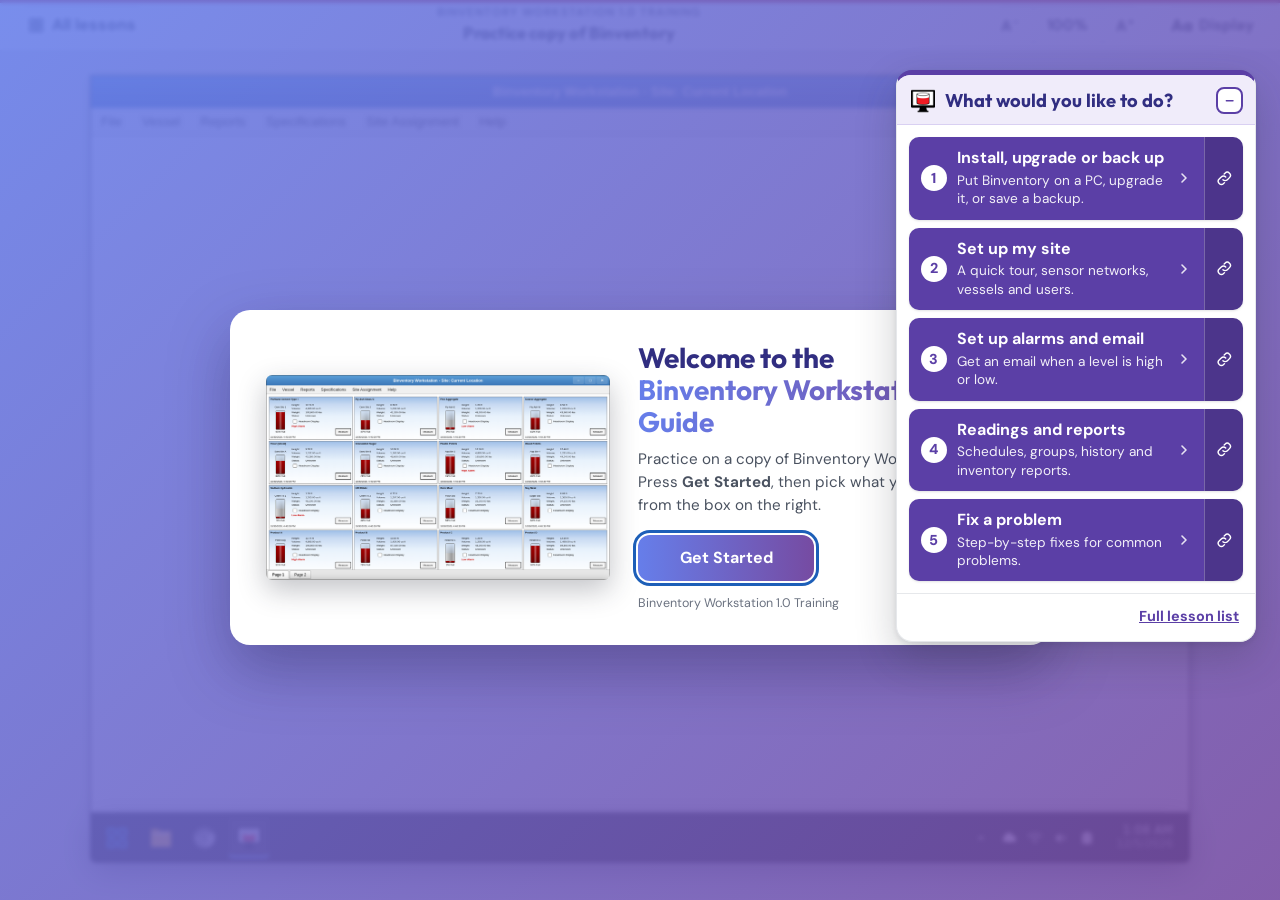
<file: index.html>
<!DOCTYPE html>
<html lang="en"><head><meta charset="UTF-8"><title>Binventory Workstation 1.0 Training</title>
<link rel="icon" href="assets/eBob-V5-Application.ico">
<!-- Opens the practice screen: welcome card, then the "What would you like to do?" box. The full lesson list is lessons.html. -->
<script>location.replace("emulator.html" + location.search + location.hash);</script>
</head><body><p><a href="emulator.html">Open the Binventory Workstation Guide</a></p></body></html>
</file>
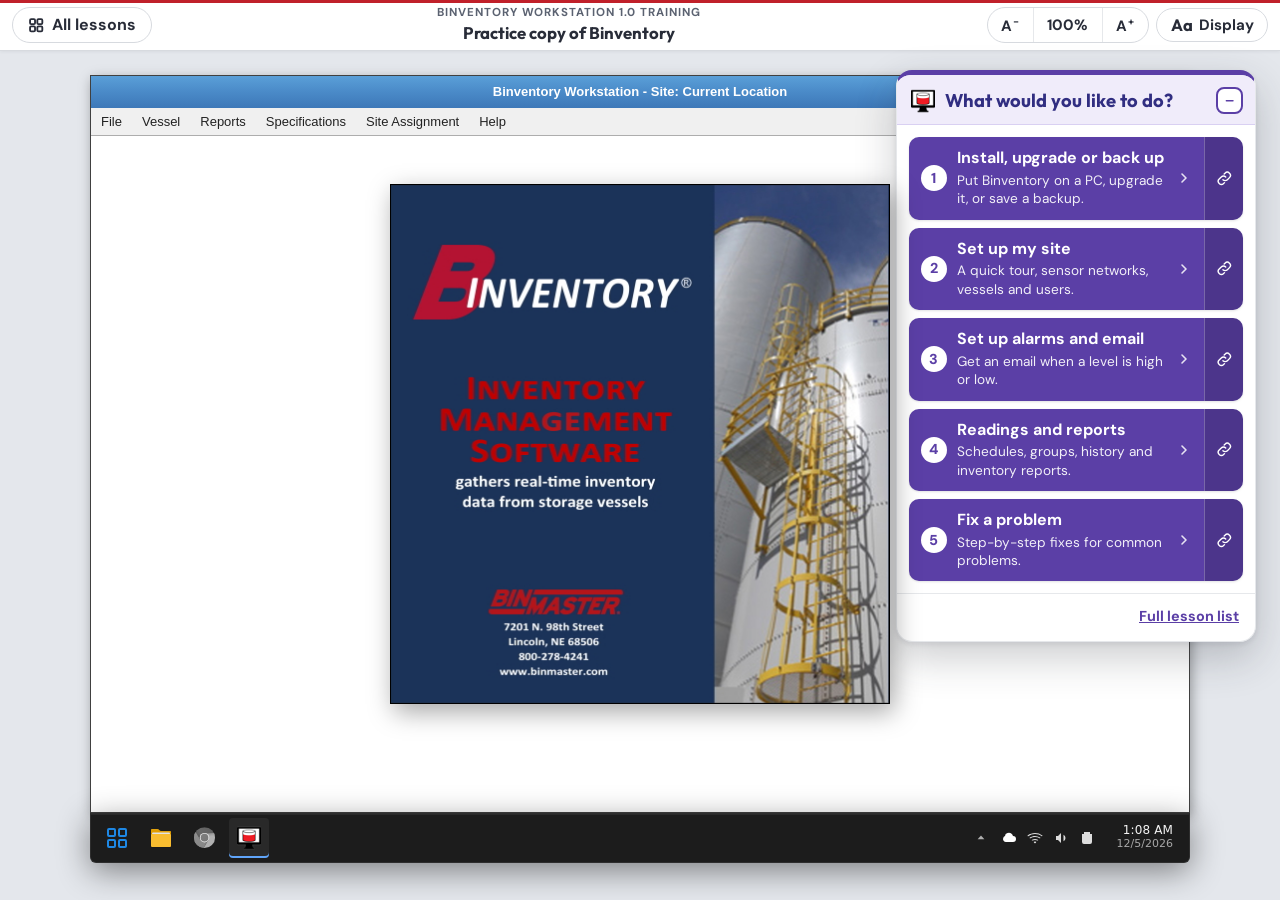
<file: doc.html>
<!DOCTYPE html>
<html lang="en" class="eg-index eg-docpage">
<head>
<meta charset="UTF-8">
<script src="app/pdf-boot.js"></script>
<meta name="viewport" content="width=device-width, initial-scale=1">
<meta name="theme-color" content="#282C38">
<title>Binventory eBob Guide</title>
<link rel="icon" href="assets/eBob-V5-Application.ico">
<script>
(function () { try {
  var d = JSON.parse(localStorage.getItem("ebob-guide-display") || "{}"), c = document.documentElement.classList;
  var pct = [0.9, 1, 1.15, 1.3, 1.5][d.size == null ? 1 : d.size] || 1;
  document.documentElement.style.setProperty("--eg-scale", pct);
  if (d.contrast) c.add("eg-hc");
} catch (e) {} })();
</script>
<link rel="stylesheet" href="app/guide.css">
</head>
<body>
<a class="eg-skip" href="#docMain">Skip to the lesson</a>
<header class="eg-ui eg-topbar eg-doc-top" id="top">
  <a class="eg-tb-btn eg-home" href="emulator.html?menu=1"><svg viewBox="0 0 24 24" aria-hidden="true" class="eg-ico"><rect x="4" y="4" width="6.5" height="6.5" rx="1.5"/><rect x="13.5" y="4" width="6.5" height="6.5" rx="1.5"/><rect x="4" y="13.5" width="6.5" height="6.5" rx="1.5"/><rect x="13.5" y="13.5" width="6.5" height="6.5" rx="1.5"/></svg><span>Menu</span></a>
  <div class="eg-top-title"><span class="eg-top-kicker" id="docKicker"></span><span class="eg-top-name" id="docTopName"></span></div>
</header>
<main class="eg-page eg-doc" id="docMain">
  <article class="eg-doc-card" aria-labelledby="docStepTitle">
    <div class="eg-doc-head">
      <span class="eg-doc-tag">Reading lesson</span>
      <span class="eg-goal" id="docTitle"></span>
      <span class="eg-count" id="docCount"></span>
    </div>
    <div class="eg-bar" role="progressbar" aria-label="Lesson progress" aria-valuemin="0" id="docBar"><span class="eg-bar-fill" id="docFill"></span></div>
    <ol class="eg-doc-dots" id="docDots" aria-label="Steps"></ol>
    <div class="eg-doc-body" aria-live="polite" aria-atomic="true">
      <h1 class="eg-doc-title" id="docStepTitle" tabindex="-1"></h1>
      <div class="eg-doc-text" id="docText"></div>
    </div>
    <p class="eg-doc-src" id="docSrc"></p>
    <div class="eg-actions eg-doc-actions">
      <button type="button" class="eg-btn eg-btn--ghost" id="docBack"><svg viewBox="0 0 24 24" aria-hidden="true" class="eg-ico"><path d="M15 6l-6 6 6 6"/></svg><span>Back</span></button>
      <button type="button" class="eg-btn" id="docNext"><span>Next</span><svg viewBox="0 0 24 24" aria-hidden="true" class="eg-ico"><path d="M9 6l6 6-6 6"/></svg></button>
    </div>
  </article>
  <p class="eg-doc-help">This lesson has no practice screen because installation happens outside the Workstation. Use the arrow keys or the buttons to move between steps.</p>
</main>
<script src="app/display.js"></script>
<script src="app/lessons.js"></script>
<script>
(function () {
  "use strict";
  var LS = window.EbobLessons, D = window.EbobDisplay, PKEY = "ebob-guide-progress";
  D.buildToolbar(document.getElementById("top"));
  var id = new URLSearchParams(location.search).get("lesson");
  var lesson = LS.byId(id);
  if (!lesson || !lesson.doc) { location.replace("emulator.html?menu=1"); return; }
  var sec = LS.sections.filter(function (s) { return s.id === lesson.section; })[0];
  function $(i) { return document.getElementById(i); }
  function esc(s) { return String(s).replace(/[&<>"]/g, function (c) { return { "&": "&amp;", "<": "&lt;", ">": "&gt;", '"': "&quot;" }[c]; }); }
  function href(l) { return l.page === "installer" ? "installer.html?lesson=" + l.id : l.kind === "doc" ? "doc.html?lesson=" + l.id : l.scenario ? "emulator.html?tutorial=" + l.scenario + "&fresh=1" : "emulator.html?tutorial=free-mode&lesson=" + l.id; }
  document.title = lesson.title + " | Binventory eBob Guide";
  $("docKicker").textContent = sec ? sec.title : "";
  $("docTopName").textContent = lesson.title;
  $("docTitle").textContent = lesson.title;
  $("docSrc").textContent = lesson.source ? "Source: " + lesson.source + "." : "From the Binventory Workstation 1.0 Operator's Manual.";
  var steps = lesson.doc, n = steps.length, i = 0, dots = $("docDots");
  steps.forEach(function (s, k) {
    var li = document.createElement("li");
    li.innerHTML = '<button type="button" aria-label="Step ' + (k + 1) + ": " + esc(s.title) + '"></button>';
    li.firstChild.addEventListener("click", function () { go(k); });
    dots.appendChild(li);
  });
  $("docBar").setAttribute("aria-valuemax", n);
  function go(k, focus) {
    i = Math.max(0, Math.min(n - 1, k));
    var s = steps[i];
    $("docCount").textContent = "Step " + (i + 1) + " of " + n;
    $("docBar").setAttribute("aria-valuenow", i + 1);
    $("docFill").style.width = ((i + 1) / n * 100) + "%";
    $("docStepTitle").textContent = s.title;
    $("docText").innerHTML = s.html;
    $("docText").querySelectorAll("a[href^=http]").forEach(function (a) { a.target = "_blank"; a.rel = "noopener"; });
    Array.prototype.forEach.call(dots.children, function (li, k2) {
      li.className = k2 < i ? "is-done" : k2 === i ? "is-cur" : "";
      if (k2 === i) li.firstChild.setAttribute("aria-current", "step"); else li.firstChild.removeAttribute("aria-current");
    });
    $("docBack").disabled = i === 0;
    $("docNext").querySelector("span").textContent = i === n - 1 ? "Finish lesson" : "Next";
    if (focus !== false) $("docStepTitle").focus({ preventScroll: false });
  }
  function finish() {
    var p = {}; try { p = JSON.parse(localStorage.getItem(PKEY) || "{}") || {}; } catch (e) {}
    p[lesson.id] = Date.now(); try { localStorage.setItem(PKEY, JSON.stringify(p)); } catch (e) {}
    var list = LS.lessons, at = list.indexOf(lesson), next = list[at + 1] || null;
    var ov = document.createElement("div");
    ov.className = "eg-success";
    ov.setAttribute("role", "dialog"); ov.setAttribute("aria-modal", "true"); ov.setAttribute("aria-labelledby", "egSuccessTitle");
    ov.innerHTML = '<div class="eg-success-card">' +
      '<svg class="eg-check" viewBox="0 0 52 52" aria-hidden="true"><circle class="eg-check-c" cx="26" cy="26" r="24"/><path class="eg-check-p" d="M15 27l7.5 7.5L38 19"/></svg>' +
      '<p class="eg-success-kicker">Lesson complete</p><h2 id="egSuccessTitle" tabindex="-1">' + esc(lesson.title) + "</h2>" +
      '<p class="eg-success-text">' + esc(lesson.outro || "") + "</p>" +
      '<div class="eg-success-actions">' +
      (next ? '<a class="eg-btn eg-btn--big" href="' + href(next) + '">Next lesson: ' + esc(next.title) + "</a>" : "") +
      '<a class="eg-btn eg-btn--light" href="emulator.html?menu=1">Back to menu</a>' +
      '<button type="button" class="eg-btn eg-btn--light" id="docAgain">Read it again</button></div></div>';
    document.body.appendChild(ov);
    ov.querySelector("#docAgain").addEventListener("click", function () { ov.remove(); go(0); });
    setTimeout(function () { ov.querySelector("h2").focus(); }, 30);
  }
  $("docBack").addEventListener("click", function () { go(i - 1); });
  $("docNext").addEventListener("click", function () { if (i === n - 1) finish(); else go(i + 1); });
  document.addEventListener("keydown", function (e) {
    if (e.altKey || e.ctrlKey || e.metaKey || document.querySelector(".eg-success")) return;
    var t = e.target.tagName; if (t === "INPUT" || t === "TEXTAREA" || t === "SELECT") return;
    if (e.key === "ArrowRight") { e.preventDefault(); $("docNext").click(); }
    else if (e.key === "ArrowLeft" && i > 0) { e.preventDefault(); go(i - 1); }
  });
  go(0, false);
})();
</script>
<script src="app/pdf-capture.js"></script>
<script src="app/share.js"></script>
</body>
</html>
</file>
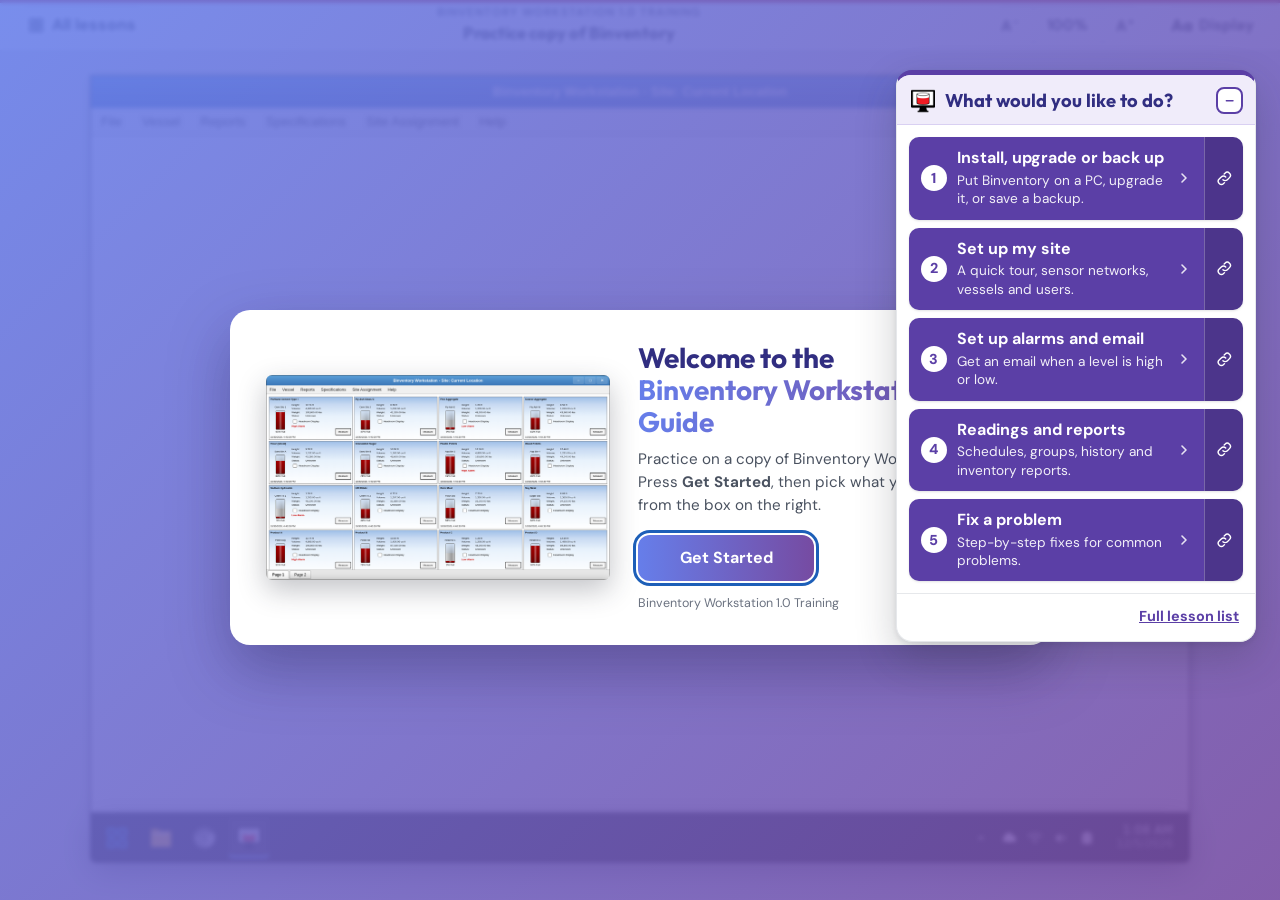
<file: ebob.html>
<!DOCTYPE html><html lang="en"><head><meta charset="UTF-8"><title>Binventory Workstation 1.0 Training</title>
<!-- Old link: goes straight to the practice screen (welcome card + "What would you like to do?" box), or to a lesson if the link names one. -->
<script>location.replace("emulator.html" + location.search + location.hash);</script>
</head><body><p><a href="emulator.html">Open the Binventory Workstation Guide</a></p></body></html>
</file>
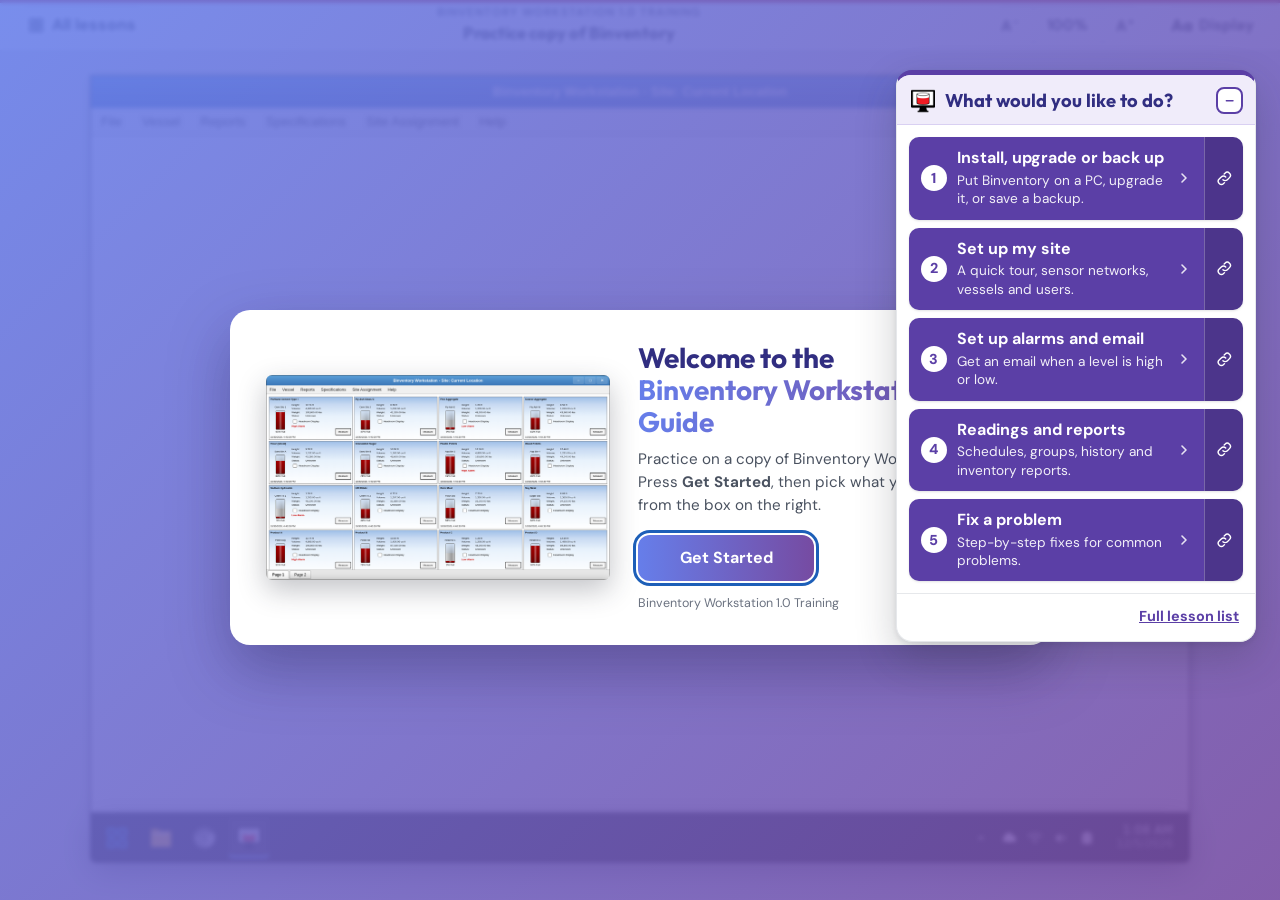
<file: emulator.html>
<!DOCTYPE html>
<html lang="en" class="eg-emulator">
<head>
    <meta charset="UTF-8">
    <meta name="viewport" content="width=device-width, initial-scale=1, viewport-fit=cover, interactive-widget=resizes-content">
    <meta name="theme-color" content="#667eea" media="(prefers-color-scheme: light)">
    <meta name="theme-color" content="#312e81" media="(prefers-color-scheme: dark)">
    <title>Binventory eBob Guide</title>
<script src="app/pdf-boot.js"></script>
    <script>
    /* eBob Guide boot: no lesson or scenario -> practice screen with the quick menu; a lesson always runs on the sample site (free mode). */
    (function () {
        var sp = new URLSearchParams(location.search);
        if (sp.get("lesson") && sp.get("tutorial") !== "free-mode") { sp.set("tutorial", "free-mode"); location.replace(location.pathname + "?" + sp.toString()); return; }
        /* no lesson: the practice screen with the "What would you like to do?" box (welcome card on a plain visit) */
        if (!sp.get("tutorial")) { if (!sp.get("do") && !sp.get("menu")) sp.set("welcome", "1"); sp.set("tutorial", "free-mode"); history.replaceState(null, "", location.pathname + "?" + sp.toString() + location.hash); }
        if (sp.get("fresh") === "1") {
            try { ["ebobTutorialScenarioStateV1", "ebobTutorialSvcStateV1", "ebobSimImportStateV1", "ebobSimImportRestartV1"].forEach(function (k) { sessionStorage.removeItem(k); }); } catch (e) {}
            sp.delete("fresh"); history.replaceState(null, "", location.pathname + "?" + sp.toString());
        }
        /* apply saved display settings before first paint */
        try {
            var d = JSON.parse(localStorage.getItem("ebob-guide-display") || "{}"), c = document.documentElement.classList;
            c.add("eg-size-" + (d.size == null ? 1 : d.size));
            if (d.contrast) c.add("eg-hc");
            if (d.motion === "reduce" || (d.motion !== "full" && matchMedia("(prefers-reduced-motion: reduce)").matches)) c.add("eg-reduce-motion");
        } catch (e) {}
    })();
    </script>
    <link rel="stylesheet" href="app/guide.css">
    <link rel="stylesheet" href="app/quickmenu.css">
    <style>
        :root {
            --page-grad-a: #667eea;
            --page-grad-b: #764ba2;
            --grad-a: #667eea;
            --grad-b: #764ba2;
            --card: #ffffff;
            /* In-app dialogs: white client area (eBob / WinForms-style), not classic beige #ece9d8 */
            --dialog-face: #ffffff;
            --dialog-chrome: #e8e8e8;
            --dialog-header: linear-gradient(180deg, #5a9fd8 0%, #4a8ac8 50%, #3d78b8 100%);
            --dialog-header-border: #2d5f8f;
            --win-bg: #ffffff;
            --menu-bg: #f0f0f0;
            --menu-border: #adadad;
            --text: #1a1a1a;
            --muted: #555;
            --navy: #000080;
            --caption: #0054e3;
            /*
             * eBob silo product: vertical depth + horizontal cylinder (lighter coral-red, bright center band).
             */
            --silo-fill-highlight: linear-gradient(
                90deg,
                rgba(90, 36, 32, 0.38) 0%,
                rgba(140, 56, 48, 0.32) 14%,
                rgba(200, 90, 80, 0.22) 32%,
                rgba(255, 170, 162, 0.35) 44%,
                rgba(255, 232, 228, 0.88) 49%,
                rgba(255, 248, 246, 0.92) 50%,
                rgba(255, 232, 228, 0.88) 51%,
                rgba(255, 170, 162, 0.35) 56%,
                rgba(200, 90, 80, 0.22) 68%,
                rgba(140, 56, 48, 0.32) 86%,
                rgba(90, 36, 32, 0.38) 100%
            );
            --silo-fill-depth: linear-gradient(
                180deg,
                #f59a92 0%,
                #e86b62 28%,
                #d84c42 52%,
                #c43a34 78%,
                #a8322c 100%
            );
            /* Binventory shell height — layout script; ~840px target max (4×4 grid + chrome), not full screen. */
            --ebob-app-column-height: 704px;
        }

        * { box-sizing: border-box; }

        html {
            min-height: 100%;
            background: linear-gradient(135deg, var(--page-grad-a) 0%, var(--page-grad-b) 100%);
        }

        body {
            margin: 0;
            min-height: 100vh;
            min-height: 100dvh;
            font-family: Tahoma, "Segoe UI", Arial, sans-serif;
            font-size: 11px;
            background: linear-gradient(135deg, var(--page-grad-a) 0%, var(--page-grad-b) 100%);
            background-attachment: fixed;
            color: var(--text);
            display: flex;
            flex-direction: column;
            align-items: center;
            justify-content: center;
            padding: 20px 16px 32px;
        }

        /* Main column — original 1100px cap; z-index 0 contains menu strip; flex-basis auto so body can vertically center. */
        .page-wrap {
            position: relative;
            z-index: 0;
            width: 100%;
            max-width: min(1100px, calc(100vw - 32px));
            flex: 0 0 auto;
            display: flex;
            flex-direction: column;
            align-items: stretch;
            margin-top: 0;
            min-height: 0;
        }

        /* #appShell + #simDesktop + taskbar share one column so edges line up with the Binventory window */
        .desktop-with-taskbar {
            position: relative;
            width: 100%;
            max-width: 100%;
            box-sizing: border-box;
            display: flex;
            flex-direction: column;
            align-items: stretch;
            align-self: stretch;
        }

        .desktop-with-taskbar .win-taskbar-wrap {
            width: 100%;
            box-sizing: border-box;
        }

        /*
         * WinForms-like behavior: browsers select a “word” on double-click; real eBob menus/tabs/buttons do not.
         * Disable selection on simulated chrome; keep it in text inputs and copyable message bodies.
         */
        .desktop-with-taskbar,
        .backdrop {
            -webkit-user-select: none;
            user-select: none;
        }

        .desktop-with-taskbar input,
        .desktop-with-taskbar textarea,
        .desktop-with-taskbar select,
        .backdrop input,
        .backdrop textarea,
        .backdrop select,
        .backdrop [contenteditable="true"] {
            -webkit-user-select: text;
            user-select: text;
        }

        .backdrop .binv-msg-text,
        #binvMsgText {
            -webkit-user-select: text;
            user-select: text;
        }

        /* Simulated terminal — selectable transcript like conhost (override .backdrop user-select: none) */
        #appModalShell.modal-command-prompt .cmd-shell,
        #appModalShell.modal-command-prompt .cmd-scroll,
        #appModalShell.modal-command-prompt .cmd-banner,
        #appModalShell.modal-command-prompt .cmd-output {
            -webkit-user-select: text;
            user-select: text;
        }

        #appModalShell.modal-command-prompt .cmd-banner::selection,
        #appModalShell.modal-command-prompt .cmd-output::selection {
            background: #f0f0f0;
            color: #000;
        }

        #appModalShell.modal-command-prompt .cmd-banner::-moz-selection,
        #appModalShell.modal-command-prompt .cmd-output::-moz-selection {
            background: #f0f0f0;
            color: #000;
        }

        /* After File → Exit: hide Binventory window only; troubleshooting guide stays visible */
        .page-wrap.page-wrap--desktop-mode #appShell {
            display: none !important;
        }

        .app-shell.app-shell--minimized {
            display: none !important;
        }

        /*
         * Exit tutorial — fixed pill so it doesn’t steal vertical space from the emulator (replaces guide header).
         * Keeps id="guideBackToMenu" for tutorial click-through rules + wireGuideBackToMenu.
         */
        .guide-back-fab {
            position: fixed;
            top: max(10px, env(safe-area-inset-top, 0px));
            right: max(10px, env(safe-area-inset-right, 0px));
            z-index: 2100;
            margin: 0;
            padding: 6px 14px;
            font-family: "Segoe UI", Tahoma, Arial, sans-serif;
            font-size: 12px;
            font-weight: 600;
            color: #fff;
            text-decoration: none;
            background: rgba(17, 24, 39, 0.52);
            border: 1px solid rgba(255, 255, 255, 0.3);
            border-radius: 999px;
            box-shadow: 0 4px 18px rgba(0, 0, 0, 0.22);
            backdrop-filter: blur(10px);
            -webkit-backdrop-filter: blur(10px);
        }

        .guide-back-fab:hover {
            background: rgba(17, 24, 39, 0.72);
            color: #fff;
        }

        .guide-back-fab:focus-visible {
            outline: 2px solid #bfdbfe;
            outline-offset: 2px;
        }

        body.ebob-scenario-gate-open .page-wrap {
            display: none !important;
        }

        .tutorial-scenario-gate {
            position: fixed;
            inset: 0;
            display: grid;
            place-items: center;
            background: linear-gradient(135deg, #667eea 0%, #764ba2 100%);
            z-index: 3000;
            padding: 20px;
            box-sizing: border-box;
        }

        .tutorial-scenario-gate[hidden] {
            display: none !important;
        }

        /*
         * Home menu (no ?tutorial=): hide Binventory on first paint before ebob-sim.js runs.
         * Avoids a flash of the emulator / “eBob” chrome when opening the troubleshooting menu.
         */
        html.ebob-initial-home-gate .page-wrap {
            display: none !important;
        }

        html.ebob-initial-home-gate .tutorial-scenario-gate[hidden] {
            display: grid !important;
        }

        .tutorial-scenario-card {
            width: min(560px, 100%);
            background: #fff;
            border-radius: 18px;
            box-shadow: 0 18px 50px rgba(0, 0, 0, 0.35);
            padding: 26px 24px;
            text-align: center;
        }

        .tutorial-scenario-card h2 {
            margin: 0 0 10px;
            font-family: "Segoe UI", Tahoma, Arial, sans-serif;
            font-size: 28px;
            color: #764ba2;
        }

        .tutorial-scenario-card p {
            margin: 0 0 18px;
            color: #555;
            font-size: 15px;
            line-height: 1.55;
        }

        .tutorial-scenario-list {
            display: flex;
            flex-direction: column;
            gap: 12px;
        }

        .tutorial-scenario-list button {
            border: none;
            background: linear-gradient(145deg, #667eea, #764ba2);
            color: #fff;
            border-radius: 12px;
            padding: 14px 18px;
            font-family: "Segoe UI", Tahoma, Arial, sans-serif;
            font-size: 17px;
            font-weight: 700;
            cursor: pointer;
            box-shadow: 0 4px 15px rgba(0, 0, 0, 0.25);
            transition: transform 0.2s ease, box-shadow 0.2s ease;
        }

        .tutorial-scenario-list button:hover {
            transform: translateY(-2px);
            box-shadow: 0 6px 20px rgba(0, 0, 0, 0.35);
        }

        .tutorial-scenario-list button:active {
            transform: translateY(0);
            box-shadow: 0 2px 8px rgba(0, 0, 0, 0.3);
        }

        .ebob-tutorial-tooltip {
            position: fixed;
            left: 50%;
            bottom: 20px;
            transform: translateX(-50%);
            width: min(460px, calc(100% - 24px));
            background: rgba(39, 57, 122, 0.98);
            color: #fff;
            border-radius: 12px;
            padding: 14px 16px;
            box-shadow: 0 12px 32px rgba(0, 0, 0, 0.45);
            z-index: 2200;
            pointer-events: none;
            transition: opacity 95ms ease-out, transform 115ms cubic-bezier(0.22, 1, 0.32, 1);
        }

        .ebob-tutorial-tooltip h3 {
            margin: 0 0 6px;
            font-size: 15px;
        }

        .ebob-tutorial-step {
            margin: 0 0 6px;
            font-size: 12px;
            opacity: 0.85;
        }

        .ebob-tutorial-msg {
            margin: 0;
            font-size: 13px;
            line-height: 1.45;
        }

        .ebob-tutorial-tooltip .ebob-tutorial-actions {
            margin-top: 10px;
            display: flex;
            justify-content: flex-end;
        }

        .ebob-tutorial-tooltip button {
            pointer-events: auto;
            border: 1px solid rgba(255, 255, 255, 0.45);
            background: rgba(255, 255, 255, 0.2);
            color: #fff;
            font-family: inherit;
            font-size: 12px;
            border-radius: 999px;
            padding: 5px 12px;
            cursor: pointer;
        }

        /*
         * Next/Finish: “press me” pop — no outline (reads as a harsh static ring). Scale + glow + brightness.
         * translateZ(0) promotes its own compositor layer inside the transformed tooltip.
         */
        .ebob-tutorial-tooltip .ebob-tutorial-actions #ebobTutorialNext.ebob-tutorial-next--flash {
            position: relative;
            z-index: 2;
            font-weight: 600;
            transform: translateZ(0);
            will-change: transform, box-shadow, filter;
            animation: ebob-tutorial-next-pop 1.2s cubic-bezier(0.34, 1.45, 0.64, 1) infinite;
        }

        @keyframes ebob-tutorial-next-pop {
            0%,
            100% {
                transform: translateZ(0) scale(1);
                filter: brightness(1.02);
                border-color: rgba(255, 255, 255, 0.5);
                box-shadow:
                    0 1px 3px rgba(0, 0, 0, 0.35),
                    0 0 10px rgba(56, 189, 248, 0.35),
                    0 0 22px rgba(59, 130, 246, 0.25);
            }

            18% {
                transform: translateZ(0) scale(1.16);
                filter: brightness(1.32);
                border-color: rgba(255, 255, 255, 0.95);
                box-shadow:
                    0 4px 12px rgba(0, 0, 0, 0.35),
                    0 0 20px rgba(125, 211, 252, 0.95),
                    0 0 40px rgba(34, 211, 238, 0.55),
                    0 0 56px rgba(59, 130, 246, 0.35);
            }

            32% {
                transform: translateZ(0) scale(1.04);
                filter: brightness(1.12);
                border-color: rgba(255, 255, 255, 0.75);
                box-shadow:
                    0 2px 6px rgba(0, 0, 0, 0.3),
                    0 0 14px rgba(125, 211, 252, 0.55),
                    0 0 28px rgba(59, 130, 246, 0.3);
            }

            48% {
                transform: translateZ(0) scale(1.1);
                filter: brightness(1.22);
                border-color: rgba(255, 255, 255, 0.88);
                box-shadow:
                    0 3px 10px rgba(0, 0, 0, 0.32),
                    0 0 18px rgba(147, 197, 253, 0.85),
                    0 0 36px rgba(59, 130, 246, 0.4);
            }

            62%,
            70% {
                transform: translateZ(0) scale(1);
                filter: brightness(1.02);
                border-color: rgba(255, 255, 255, 0.5);
                box-shadow:
                    0 1px 3px rgba(0, 0, 0, 0.35),
                    0 0 10px rgba(56, 189, 248, 0.35),
                    0 0 22px rgba(59, 130, 246, 0.25);
            }
        }

        @keyframes ebob-tutorial-next-pop-static {
            0%,
            100% {
                filter: brightness(1.05);
                box-shadow: 0 0 12px rgba(125, 211, 252, 0.45);
            }

            50% {
                filter: brightness(1.2);
                box-shadow: 0 0 20px rgba(125, 211, 252, 0.75);
            }
        }

        @media (prefers-reduced-motion: reduce) {
            .ebob-tutorial-tooltip .ebob-tutorial-actions #ebobTutorialNext.ebob-tutorial-next--flash {
                animation: ebob-tutorial-next-pop-static 2s ease-in-out infinite;
                will-change: auto;
            }
        }

        .ebob-tutorial-pointer {
            position: fixed;
            z-index: 2202;
            box-sizing: border-box;
            display: flex;
            align-items: center;
            justify-content: center;
            width: 48px;
            height: 48px;
            border-radius: 50%;
            border: 3px solid #22c55e;
            box-shadow:
                0 0 0 3px rgba(34, 197, 94, 0.35),
                0 4px 14px rgba(0, 0, 0, 0.28);
            background: rgba(255, 255, 255, 0.12);
            font-size: 28px;
            line-height: 1;
            pointer-events: none;
            text-shadow: 0 0 8px rgba(59, 130, 246, 0.75);
            will-change: left, top, opacity;
            transition:
                left 200ms cubic-bezier(0.22, 1, 0.32, 1),
                top 200ms cubic-bezier(0.22, 1, 0.32, 1),
                opacity 95ms ease-out;
        }

        .ebob-tutorial-circle {
            position: fixed;
            border: 2px solid #c41e1e;
            background: transparent;
            box-shadow: none;
            z-index: 2201;
            pointer-events: none;
            will-change: left, top, width, height, opacity;
            transition:
                left 200ms cubic-bezier(0.22, 1, 0.32, 1),
                top 200ms cubic-bezier(0.22, 1, 0.32, 1),
                width 200ms cubic-bezier(0.22, 1, 0.32, 1),
                height 200ms cubic-bezier(0.22, 1, 0.32, 1),
                opacity 95ms ease-out;
        }

        /* Slightly shorter than default but still smooth — instant jumps disorient learners (common with OS “reduced motion”). */
        @media (prefers-reduced-motion: reduce) {
            .ebob-tutorial-pointer,
            .ebob-tutorial-circle {
                transition:
                    left 140ms cubic-bezier(0.25, 0.9, 0.35, 1),
                    top 140ms cubic-bezier(0.25, 0.9, 0.35, 1),
                    width 140ms cubic-bezier(0.25, 0.9, 0.35, 1),
                    height 140ms cubic-bezier(0.25, 0.9, 0.35, 1),
                    opacity 85ms ease-out;
            }

            .ebob-tutorial-tooltip {
                transition: opacity 85ms ease-out, transform 100ms cubic-bezier(0.25, 0.9, 0.35, 1);
            }
        }

        .ebob-tutorial-circle.is-circle {
            border-radius: 50%;
        }

        .ebob-tutorial-circle.is-rect {
            border-radius: 8px;
        }

        .ebob-tutorial-hidden {
            opacity: 0;
            visibility: hidden;
        }

        .ebob-tutorial-complete {
            position: fixed;
            inset: 0;
            z-index: 2300;
            display: grid;
            place-items: center;
            background: radial-gradient(circle at 50% 22%, rgba(51, 123, 255, 0.25), rgba(6, 12, 32, 0.9) 60%);
            opacity: 0;
            visibility: hidden;
            transition: opacity 280ms ease, visibility 280ms ease;
        }

        .ebob-tutorial-complete--visible {
            opacity: 1;
            visibility: visible;
        }

        .ebob-tutorial-complete__inner {
            width: min(560px, calc(100% - 28px));
            border-radius: 18px;
            background: linear-gradient(160deg, #10214f, #1b3475 45%, #26478f);
            border: 1px solid rgba(255, 255, 255, 0.16);
            box-shadow: 0 28px 56px rgba(0, 0, 0, 0.42);
            padding: 24px 22px 20px;
            text-align: center;
            color: #fff;
            animation: ebobCompletePop 540ms cubic-bezier(0.2, 0.85, 0.28, 1);
        }

        .ebob-tutorial-complete__icon-wrap {
            width: 112px;
            height: 112px;
            border-radius: 50%;
            margin: 0 auto 12px;
            display: grid;
            place-items: center;
            position: relative;
            background: rgba(20, 34, 78, 0.86);
            border: 1px solid rgba(255, 255, 255, 0.22);
            box-shadow: 0 0 0 0 rgba(56, 182, 255, 0.3);
            animation: ebobIconPulse 1.8s ease-in-out infinite;
        }

        .ebob-tutorial-complete__icon-wrap img {
            width: 66px;
            height: 66px;
            object-fit: contain;
            filter: drop-shadow(0 4px 12px rgba(0, 0, 0, 0.45));
        }

        .ebob-tutorial-complete__check {
            position: absolute;
            right: 4px;
            bottom: 4px;
            width: 30px;
            height: 30px;
            border-radius: 50%;
            background: #2ed573;
            color: #fff;
            display: grid;
            place-items: center;
            font-size: 18px;
            font-weight: 700;
            border: 2px solid rgba(8, 34, 19, 0.5);
        }

        .ebob-tutorial-complete__title {
            margin: 4px 0 8px;
            font-size: 28px;
            letter-spacing: 0.02em;
            text-shadow: 0 6px 18px rgba(0, 0, 0, 0.35);
        }

        .ebob-tutorial-complete__sub {
            margin: 0 auto 16px;
            max-width: 460px;
            color: rgba(235, 242, 255, 0.92);
            font-size: 14px;
            line-height: 1.45;
        }

        .ebob-tutorial-complete__btn {
            border: 1px solid rgba(255, 255, 255, 0.5);
            background: rgba(255, 255, 255, 0.18);
            color: #fff;
            font-family: inherit;
            font-size: 14px;
            font-weight: 600;
            border-radius: 999px;
            padding: 9px 18px;
            cursor: pointer;
            transition: transform 120ms ease, background 120ms ease;
        }

        .ebob-tutorial-complete__btn:hover {
            background: rgba(255, 255, 255, 0.3);
            transform: translateY(-1px);
        }

        .ebob-tutorial-complete__btn:active {
            transform: translateY(0);
        }

        @keyframes ebobCompletePop {
            0% {
                opacity: 0;
                transform: translateY(18px) scale(0.96);
            }
            100% {
                opacity: 1;
                transform: translateY(0) scale(1);
            }
        }

        @keyframes ebobIconPulse {
            0%,
            100% {
                box-shadow: 0 0 0 0 rgba(56, 182, 255, 0.16);
            }
            50% {
                box-shadow: 0 0 0 14px rgba(56, 182, 255, 0);
            }
        }

        /* MDI parent — height set by layout script; soft cap keeps ~WinForms scale, not full-viewport tower. */
        .app-shell {
            flex: 0 0 auto;
            display: flex;
            flex-direction: column;
            width: 100%;
            height: var(--ebob-app-column-height, 704px);
            min-height: 0;
            max-height: min(880px, 88dvh);
            box-sizing: border-box;
            background: var(--card);
            overflow: hidden;
            border: 1px solid #404040;
            box-shadow: 2px 4px 12px rgba(0, 0, 0, 0.35);
        }

        .title-bar {
            position: relative;
            display: flex;
            align-items: center;
            justify-content: center;
            flex-shrink: 0;
            height: 32px;
            padding: 0 8px;
            background: linear-gradient(180deg, #5a9fd8 0%, #4a8ac8 50%, #3d78b8 100%);
            color: #fff;
            font-size: 13px;
            font-weight: 600;
            user-select: none;
        }

        .title-bar .title {
            font-family: "Segoe UI", Tahoma, Arial, sans-serif;
            text-align: center;
            padding: 0 80px;
            width: 100%;
            box-sizing: border-box;
        }

        .title-btns {
            position: absolute;
            right: 6px;
            top: 50%;
            transform: translateY(-50%);
            display: flex;
            gap: 2px;
        }

        .title-btns button {
            width: 36px;
            height: 24px;
            border: none;
            border-radius: 4px;
            background: rgba(255, 255, 255, 0.15);
            color: #fff;
            cursor: pointer;
            font-size: 12px;
            line-height: 1;
        }

        .title-btns button:hover {
            background: rgba(255, 255, 255, 0.28);
        }

        /* Menu strip — frmMain MenuStrip1 (above .client; stacking contained by .page-wrap) */
        /* frmMain.LoggedInMenuDefaults / LoggedOutMenuDefaults — hide top-level menus when logged out */
        #menuStrip.menu-strip-logged-out .menu-logged-in-only {
            display: none !important;
        }

        #menuStrip.menu-strip-logged-in .menu-logged-out-only {
            display: none !important;
        }

        .menu-strip {
            display: flex;
            flex-wrap: wrap;
            align-items: stretch;
            gap: 0;
            flex-shrink: 0;
            background: var(--menu-bg);
            border-bottom: 1px solid var(--menu-border);
            font-size: 13px;
            position: relative;
            z-index: 10;
        }

        .menu-root {
            position: relative;
        }

        .menu-root > button {
            font-family: inherit;
            font-size: 13px;
            padding: 6px 10px;
            border: none;
            background: transparent;
            cursor: pointer;
            color: #222;
        }

        .menu-root > button:hover,
        .menu-root.open > button {
            background: #d0e3f7;
        }

        .dropdown {
            display: none;
            position: absolute;
            left: 0;
            top: 100%;
            min-width: 220px;
            background: #fff;
            border: 1px solid var(--menu-border);
            box-shadow: 2px 4px 12px rgba(0, 0, 0, 0.15);
            padding: 2px 0;
            z-index: 11;
            overflow: visible;
        }

        .menu-root.open .dropdown {
            display: block;
        }

        .dropdown button {
            display: block;
            width: 100%;
            text-align: left;
            padding: 6px 24px 6px 12px;
            border: none;
            background: #fff;
            font-family: inherit;
            font-size: 13px;
            cursor: pointer;
        }

        .dropdown button:hover {
            background: #316ac5;
            color: #fff;
        }

        .dropdown button:disabled {
            color: #808080;
            cursor: not-allowed;
        }

        .dropdown button:disabled:hover {
            background: #fff;
            color: #808080;
        }

        .dropdown hr {
            margin: 4px 0;
            border: none;
            border-top: 1px solid #e0e0e0;
        }

        /* Classic menu row: label left, shortcut right */
        .dropdown button.menu-item-row {
            display: flex;
            justify-content: space-between;
            align-items: center;
            gap: 20px;
            width: 100%;
            text-align: left;
        }

        .dropdown button.menu-item-row .menu-label {
            flex: 1;
            min-width: 0;
        }

        .dropdown button.menu-item-row .menu-shortcut {
            flex-shrink: 0;
            font-size: 12px;
            color: #444;
            font-weight: 400;
        }

        .dropdown button.menu-item-row:hover .menu-shortcut {
            color: inherit;
        }

        /* frmMain.VesselMenu DropDownItems width 213px — plain text, no shortcut column */
        .dropdown.vessel-menu {
            min-width: 213px;
        }

        .dropdown.vessel-menu .vmenu-ebob-hidden {
            display: none;
        }

        /* frmEmailReports lstReports — ListBox row selection */
        .er-listbox {
            width: 100%;
            max-width: min(381px, 100%);
            height: min(199px, 42vh);
            box-sizing: border-box;
            margin: 0;
            padding: 0;
            border: 1px solid #7a7a7a;
            background: #fff;
            font-family: Tahoma, Arial, sans-serif;
            font-size: 11px;
            color: #000;
            overflow: auto;
            outline: none;
        }

        .er-listbox .er-opt {
            padding: 2px 4px;
            cursor: default;
            user-select: none;
            white-space: nowrap;
        }

        .er-listbox .er-opt:hover {
            background: #e8f1ff;
        }

        .er-listbox .er-opt.er-opt-selected {
            background: #316ac5;
            color: #fff;
        }

        /* Main client: tab content + bottom tabs — VesselTabs (fills shell; grid scrolls inside) */
        .client {
            display: flex;
            flex-direction: column;
            background: var(--win-bg);
            flex: 1 1 0;
            min-height: 0;
            overflow: hidden;
        }

        .tab-pages {
            flex: 1 1 0;
            min-height: 0;
            padding: 8px;
            overflow: auto;
        }

        .vessel-grid {
            display: grid;
            grid-template-columns: repeat(4, minmax(0, 1fr));
            gap: 4px;
            max-width: 100%;
        }

        @media (max-width: 900px) {
            .vessel-grid {
                grid-template-columns: repeat(2, minmax(0, 1fr));
            }
        }

        @media (max-width: 520px) {
            .vessel-grid {
                grid-template-columns: 1fr;
            }
        }

        /* Vessel user control — Classes/Vessel.Designer.vb (~191×115), picVessel + gradient BG */
        .vessel {
            border: 1px solid #808080;
            background: linear-gradient(180deg, #9ebfe8 0%, #c8daf2 18%, #e8f2fc 45%, #ffffff 100%);
            padding: 2px 4px 3px;
            font-size: 8px;
            font-family: "Segoe UI", Tahoma, Arial, sans-serif;
            min-height: 115px;
            position: relative;
            display: flex;
            flex-direction: column;
        }

        /* Vessel.Designer.vb — lblStatusValue default "Loading..." until data binds; soft settle into idle status. */
        .vessel--initializing {
            opacity: 0.99;
        }

        .vessel .vessel-status-val.vessel-status-loading {
            color: #1a1a1a;
            font-style: italic;
        }

        @keyframes vessel-appear {
            from {
                opacity: 0;
            }
            to {
                opacity: 1;
            }
        }

        .vessel--appear {
            animation: vessel-appear 0.42s ease-out forwards;
        }

        @keyframes vessel-reveal-in {
            from {
                opacity: 0.94;
                transform: translateY(1px);
            }
            to {
                opacity: 1;
                transform: translateY(0);
            }
        }

        .vessel--reveal-in {
            animation: vessel-reveal-in 0.48s cubic-bezier(0.25, 0.46, 0.45, 0.94) forwards;
        }

        @media (prefers-reduced-motion: reduce) {
            .vessel--appear,
            .vessel--reveal-in {
                animation: none;
            }
        }

        .vessel-head {
            display: flex;
            justify-content: space-between;
            align-items: flex-start;
            gap: 4px;
            position: relative;
            /* Vessel.Designer.vb: lblContents y=1 only (bold product line) — room for descenders (g, y, p) */
            min-height: 18px;
        }

        .vessel-title-stack {
            flex: 1;
            min-width: 0;
            padding-right: 2px;
        }

        /* lblContents — top row, bold (mContents) */
        .vessel-contents-line {
            font-weight: 700;
            color: #000;
            font-size: 8px;
            line-height: 1.45;
            padding-bottom: 2px;
            white-space: nowrap;
            overflow: hidden;
            text-overflow: ellipsis;
        }

        /* lblVesselName — above picVessel, centered, regular weight (mVesselName) */
        .vessel-name-over-graphic {
            font-weight: 400;
            font-size: 7.5px;
            color: #000;
            text-align: center;
            width: 100%;
            max-width: 64px;
            line-height: 1.45;
            padding-bottom: 2px;
            margin: 0 0 2px;
            white-space: nowrap;
            overflow: hidden;
            text-overflow: ellipsis;
        }

        .vessel .pic-multi {
            position: absolute;
            top: 1px;
            right: 1px;
            width: 16px;
            height: 15px;
            background: #c4a35a;
            border-radius: 1px;
            cursor: pointer;
            border: 1px solid #8a7340;
        }

        .vessel-inner {
            display: flex;
            flex-direction: row;
            gap: 4px;
            margin-top: 1px;
            align-items: stretch;
            flex: 1;
            min-height: 86px;
        }

        .vessel-col-left {
            display: flex;
            flex-direction: row;
            align-items: center;
            gap: 1px;
            flex-shrink: 0;
            width: auto;
        }

        .vessel-graphic-col {
            display: flex;
            flex-direction: column;
            align-items: center;
            /* Designer lblVesselName width 64; picVessel 30×62 at x≈17 */
            width: 64px;
            flex-shrink: 0;
        }

        .silo {
            width: 30px;
            height: 62px;
            margin-top: 0;
            border: 1px solid #5a5a5a;
            border-radius: 3px 3px 2px 2px;
            position: relative;
            overflow: hidden;
            cursor: pointer;
            background: linear-gradient(90deg, #d6d6d6 0%, #b8b8b8 35%, #9a9a9a 65%, #c4c4c4 100%);
            box-shadow: inset 1px 0 2px rgba(255, 255, 255, 0.6), inset -1px 0 2px rgba(0, 0, 0, 0.12);
        }

        .lbl-pct {
            font-size: 8px;
            text-align: center;
            margin-top: 2px;
            width: 100%;
            color: #000;
        }

        .vessel-col-right {
            flex: 1;
            min-width: 0;
            display: flex;
            flex-direction: column;
            min-height: 0;
        }

        .kv {
            display: grid;
            grid-template-columns: 40px 1fr;
            gap: 1px 4px;
            font-size: 8px;
            line-height: 1.35;
        }

        .kv span:nth-child(odd) {
            color: #000;
        }

        .kv span:nth-child(even) {
            color: #000;
            text-align: left;
        }

        .chk-row {
            margin-top: 2px;
            font-size: 8px;
            display: flex;
            align-items: center;
            gap: 2px;
            color: #000;
        }

        .chk-row input {
            cursor: pointer;
        }

        .lbl-alarm {
            font-weight: 700;
            font-size: 8px;
            margin-top: 1px;
            min-height: 10px;
            color: #000;
        }

        /* Active alarm strobe: inline color set every 600ms in ebob-sim.js (Vessel.vb tmrAlarm) */

        /* Vessel.Designer: btnMeasure (137,90) in right column; lblLastMeasurement (2,102) full control width */
        .vessel-col-right .vessel-measure-row {
            margin-top: auto;
            padding-top: 2px;
        }

        .vessel-measure-row {
            display: flex;
            justify-content: flex-end;
            width: 100%;
        }

        .vessel-measure-row .btn-measure {
            font-size: 8px;
            padding: 1px 4px;
            width: 50px;
            height: 21px;
            box-sizing: border-box;
            flex-shrink: 0;
            background: #f5f5f5;
            border: 1px solid #000;
            cursor: pointer;
            border-radius: 0;
        }

        .vessel-measure-row .btn-measure:disabled {
            background: #e0e0e0;
            color: #888;
            border-color: #aaa;
            cursor: not-allowed;
            opacity: 0.75;
        }

        /* Inner label — shrink-wraps to text so highlights fit the word, not the whole grid cell. */
        .vessel .vessel-status-text {
            display: inline;
        }

        /* Vessel.vb — lblStatusValue ForeColor Red for "Database Read Only" */
        .vessel .vessel-status-val.vessel-status-readonly {
            color: #cc0000 !important;
            font-weight: 700;
        }
        .vessel .vessel-status-val.vessel-status-readonly .vessel-status-text {
            color: #cc0000 !important;
        }

        .menu-strip .menu-btn-disabled {
            opacity: 0.45;
            cursor: not-allowed;
            pointer-events: none;
        }

        /* Simulated desktop — above taskbar only; z-index below .win-taskbar-wrap (500) */
        .sim-desktop {
            display: none;
            flex-direction: column;
            align-items: center;
            justify-content: center;
            min-height: var(--ebob-app-column-height, 704px);
            max-height: min(880px, 88dvh);
            position: relative;
            z-index: 100;
            box-shadow: 2px 4px 12px rgba(0, 0, 0, 0.35);
            border: 1px solid #2a3a4a;
            border-bottom: none;
        }

        .sim-desktop:not([hidden]) {
            display: flex;
            flex: 1 1 auto;
            min-height: var(--ebob-app-column-height, 704px);
            max-height: min(880px, 88dvh);
            transition:
                opacity 0.34s cubic-bezier(0.25, 0.46, 0.45, 0.94),
                transform 0.34s cubic-bezier(0.25, 0.46, 0.45, 0.94);
            will-change: opacity;
        }

        /* Fade in when returning from Exit (matches Windows desktop appearing) */
        .sim-desktop.sim-desktop--entering:not([hidden]) {
            opacity: 0;
        }

        /* Fade out when launching app from icon */
        .sim-desktop.sim-desktop--leaving:not([hidden]) {
            opacity: 0;
            transform: scale(0.992);
            pointer-events: none;
        }

        .sim-desktop-icon {
            display: flex;
            flex-direction: column;
            align-items: center;
            gap: 6px;
            padding: 10px 12px;
            border: none;
            background: transparent;
            cursor: pointer;
            border-radius: 4px;
            color: #fff;
            font-size: 12px;
            font-family: Tahoma, "Segoe UI", Arial, sans-serif;
            text-shadow: 0 1px 2px rgba(0, 0, 0, 0.5);
            max-width: 120px;
            text-align: center;
            transition:
                transform 0.18s cubic-bezier(0.34, 1.2, 0.64, 1),
                filter 0.18s ease;
        }

        .sim-desktop-icon:hover {
            background: rgba(255, 255, 255, 0.12);
        }

        .sim-desktop-icon:active {
            transform: scale(0.94);
            filter: brightness(1.12);
        }

        .sim-desktop.sim-desktop--leaving .sim-desktop-icon {
            transform: scale(0.9);
            filter: brightness(1.08);
            transition:
                transform 0.28s cubic-bezier(0.34, 1.2, 0.64, 1),
                filter 0.28s ease,
                opacity 0.34s ease;
        }

        .sim-desktop-icon img {
            width: 48px;
            height: 48px;
            image-rendering: auto;
            filter: drop-shadow(0 2px 4px rgba(0, 0, 0, 0.4));
        }

        @media (prefers-reduced-motion: reduce) {
            .sim-desktop:not([hidden]) {
                transition: opacity 0.05s ease;
            }

            .sim-desktop.sim-desktop--leaving:not([hidden]) {
                transform: none;
            }

            .sim-desktop-icon,
            .sim-desktop.sim-desktop--leaving .sim-desktop-icon {
                transition: none;
            }
        }

        /*
         * Startup — frmMain.vb / frmSplash.vb / frmWait:
         * LoadApplication → frmSplash.ShowDialog — Resources.Binventory_splash_screen_Feb_2023 (500×520 design, responsive).
         * frmSplash.vb: Timer 50 ticks (auto-close) + click closes. Then login → tmrStartup 250ms → SetupForm.
         * ShowWait = frmWait.Show() — floating 380×144; main form visible with blank client until CloseWait.
         * No full-screen dim in WinForms — splash and wait are separate floating windows.
         */
        .startup-overlay {
            position: fixed;
            inset: 0;
            z-index: 10060;
            display: block;
            background: transparent;
            opacity: 0;
            pointer-events: none;
            transition: opacity 0.2s ease, background 0.15s ease;
        }

        .startup-overlay.startup-overlay--visible {
            opacity: 1;
            pointer-events: auto;
        }

        .startup-overlay.startup-overlay--splash-only {
            background: transparent;
            pointer-events: none;
        }

        .startup-overlay.startup-overlay--splash-only .startup-frm-splash {
            pointer-events: auto;
        }

        .startup-overlay.startup-overlay--wait-only {
            background: transparent;
            pointer-events: none;
        }

        .startup-overlay.startup-overlay--wait-only.startup-overlay--visible {
            pointer-events: none;
        }

        .startup-overlay.startup-overlay--wait-only .startup-frm-wait {
            pointer-events: auto;
            box-shadow: 0 2px 16px rgba(0, 0, 0, 0.18);
        }

        /* Site switch: light dim so loading reads clearly while vessel stagger stays visible (not hidden like cold start) */
        .startup-overlay.startup-overlay--site-switch.startup-overlay--visible {
            background: rgba(0, 0, 0, 0.14);
            z-index: 20000;
        }

        /* SetupForm: no vessel UI until CloseWait — hide dashboard even if refreshUI ran early */
        .page-wrap.startup-sequence-active .tab-strip,
        .page-wrap.startup-sequence-active #vesselGrid {
            visibility: hidden !important;
        }

        /* Only one modal visible; [hidden] must not reserve flex space */
        .startup-overlay > [hidden] {
            display: none !important;
        }

        /*
         * frmSplash.Designer.vb: design 500×520 — size to viewport *and* to the emulated shell height (--ebob-app-column-height)
         * so the dialog doesn’t tower over the visible “Binventory window” on laptops.
         */
        .startup-frm-splash {
            --ebob-splash-cap-h: min(
                520px,
                calc(100dvh - 120px),
                max(200px, calc(var(--ebob-app-column-height, 704px) - 100px))
            );
            position: absolute;
            left: 50%;
            top: 50%;
            transform: translate(-50%, -50%);
            box-sizing: border-box;
            width: min(
                500px,
                calc(100vw - 32px),
                calc(var(--ebob-splash-cap-h) * 500 / 520)
            );
            aspect-ratio: 500 / 520;
            height: auto;
            max-height: var(--ebob-splash-cap-h);
            background: #fff;
            border: 1px solid #000;
            box-shadow: 4px 8px 24px rgba(0, 0, 0, 0.35);
            padding: 0;
            overflow: hidden;
            cursor: pointer;
        }

        .startup-splash-bg {
            width: 100%;
            height: 100%;
            background-color: #fff;
            background-image: url("assets/Binventory-splash-screen-Feb-2023.jpg");
            background-position: center center;
            background-repeat: no-repeat;
            background-size: contain;
        }

        /* frmWait.Designer.vb: ClientSize 380×144, lblStatus Dock=Fill, TextAlign MiddleCenter */
        .startup-frm-wait {
            position: absolute;
            left: 50%;
            top: 50%;
            transform: translate(-50%, -50%);
            width: 380px;
            height: 144px;
            max-width: calc(100vw - 24px);
            box-sizing: border-box;
            background: #fff;
            opacity: 0.6;
            border: none;
            box-shadow: 0 4px 20px rgba(0, 0, 0, 0.2);
            display: flex;
            align-items: center;
            justify-content: center;
            padding: 0;
            margin: 0;
            -webkit-user-select: none;
            user-select: none;
        }

        .startup-wait-label {
            font-family: "Microsoft Sans Serif", Tahoma, "Segoe UI", Arial, sans-serif;
            font-size: 18px;
            font-weight: 400;
            text-align: center;
            color: #000;
            line-height: 1.35;
            white-space: pre-line;
            width: 100%;
            height: 100%;
            display: flex;
            align-items: center;
            justify-content: center;
            box-sizing: border-box;
            padding: 8px;
            margin: 0;
            -webkit-user-select: none;
            user-select: none;
        }

        /* Full card width — not inside vessel-col-right (that made it look centered) */
        .vessel > .lbl-last {
            flex-shrink: 0;
            width: 100%;
            box-sizing: border-box;
            font-size: 7.5px;
            color: #000;
            line-height: 1.2;
            text-align: left;
            margin-top: 2px;
        }

        .vessel .silo-fill {
            background-image: var(--silo-fill-highlight), var(--silo-fill-depth);
        }

        .vessel .silo-sky {
            background: linear-gradient(180deg, rgba(210, 228, 250, 0.9) 0%, rgba(180, 200, 225, 0.35) 48%, transparent 52%);
        }

        /* Bottom tab control */
        .tab-strip {
            display: flex;
            background: var(--dialog-chrome);
            border-top: 1px solid var(--menu-border);
            padding: 2px 4px 4px;
            gap: 2px;
            flex-shrink: 0;
        }

        .tab-strip button {
            font-family: inherit;
            font-size: 12px;
            padding: 5px 14px;
            border: 1px solid #999;
            background: linear-gradient(180deg, #fefefe 0%, #e3e3e3 100%);
            cursor: pointer;
            border-radius: 3px 3px 0 0;
            margin-bottom: -1px;
        }

        .tab-strip button.active {
            background: var(--win-bg);
            border-bottom-color: var(--win-bg);
            font-weight: 600;
        }

        .page-panel { display: none; }
        .page-panel.active { display: block; }

        /* Modals */
        .backdrop {
            display: none;
            position: fixed;
            inset: 0;
            background: rgba(17, 24, 39, 0.45);
            z-index: 1000;
            align-items: center;
            justify-content: center;
            padding: 16px;
        }

        .backdrop.show {
            display: flex;
        }

        /* Second app modal layer (e.g. Site Status Reports over Email Reports) — below MessageBox */
        .backdrop.backdrop-app-stack {
            z-index: 1050;
        }

        /* Third layer — Measurement Schedule Setup / Assign Groups over Site Status list (WinForms dialog stack) */
        .backdrop.backdrop-app-stack2 {
            z-index: 1080;
        }

        /* Stacked above #backdropApp (vessel setup) — WinForms MessageBox-style */
        .backdrop.backdrop-binv-msg {
            z-index: 1100;
        }

        .modal-binv-msg .binv-msg-body {
            padding: 12px 14px 14px;
        }

        .binv-msg-inner {
            display: flex;
            gap: 14px;
            align-items: flex-start;
        }

        .binv-msg-text {
            margin: 0;
            font-size: 12px;
            line-height: 1.45;
            color: #000;
            flex: 1;
            min-width: 0;
        }

        .binv-msg-icon {
            width: 32px;
            height: 32px;
            flex-shrink: 0;
            border-radius: 50%;
            display: flex;
            align-items: center;
            justify-content: center;
            font-size: 17px;
            font-weight: 700;
            font-family: Georgia, "Times New Roman", serif;
            line-height: 1;
        }

        .binv-msg-icon-info {
            background: #316ac5;
            color: #fff;
        }

        .binv-msg-icon-info::before {
            content: "i";
            font-style: italic;
        }

        .binv-msg-icon-warn {
            background: #316ac5;
            color: #fff;
        }

        .binv-msg-icon-warn::before {
            content: "!";
        }

        .binv-msg-icon-question {
            background: #316ac5;
            color: #fff;
        }

        .binv-msg-icon-question::before {
            content: "?";
        }

        .binv-msg-footer {
            display: flex;
            justify-content: flex-end;
            gap: 8px;
            flex-wrap: wrap;
        }

        .modal-vs-import .vs-import-hint {
            font-size: 12px;
            margin: 0 0 10px;
            color: #000;
            line-height: 1.45;
        }

        .vs-import-ta {
            width: 100%;
            box-sizing: border-box;
            font-family: Consolas, "Courier New", monospace;
            font-size: 12px;
            line-height: 1.35;
            padding: 6px 8px;
            border: 1px solid #7f9db9;
            resize: vertical;
            min-height: 160px;
        }

        .modal {
            background: #fff;
            border-radius: 0;
            box-shadow: 4px 8px 24px rgba(0, 0, 0, 0.35);
            max-width: 440px;
            width: 100%;
            max-height: 90vh;
            overflow: auto;
            border: 1px solid #404040;
        }

        .modal header {
            padding: 8px 10px;
            background: var(--dialog-header);
            border-bottom: 1px solid var(--dialog-header-border);
            color: #fff;
            font-family: Tahoma, "Segoe UI", Arial, sans-serif;
            font-weight: 400;
            font-size: 11px;
        }

        .modal header.modal-cap {
            padding-right: 2px;
        }

        /* Caption row: title + Close (×) like WinForms title bar */
        .modal-cap {
            display: flex;
            align-items: center;
            justify-content: flex-start;
            gap: 0;
            width: 100%;
            box-sizing: border-box;
        }

        .modal-cap-title {
            flex: 1;
            min-width: 0;
            overflow: hidden;
            text-overflow: ellipsis;
            white-space: nowrap;
        }

        .modal-cap-close {
            flex-shrink: 0;
            margin-left: auto;
            width: 21px;
            height: 21px;
            margin: 0;
            padding: 0;
            line-height: 1;
            border: 1px solid transparent;
            border-radius: 2px;
            background: transparent;
            color: inherit;
            cursor: pointer;
            font-size: 18px;
            font-weight: 400;
            font-family: Tahoma, "Segoe UI", Arial, sans-serif;
        }

        .modal-cap-close:hover {
            background: rgba(255, 255, 255, 0.18);
            border-color: rgba(255, 255, 255, 0.35);
        }

        .modal-cap-close:focus-visible {
            outline: 2px solid #fff;
            outline-offset: 1px;
        }

        #appModalShell > header.app-modal-cap {
            padding: 6px 4px 6px 10px;
        }

        .app-modal-cap-right {
            display: flex;
            align-items: center;
            flex-shrink: 0;
            margin-left: auto;
            gap: 0;
        }

        #appModalShell:not(.modal-command-prompt) #appModalToolCaps {
            display: none !important;
        }

        #appModalShell.modal-command-prompt #appModalToolCaps {
            display: inline-flex;
            align-items: stretch;
        }

        .app-tool-cap-btn {
            display: flex;
            align-items: center;
            justify-content: center;
            width: 28px;
            min-height: 22px;
            margin: 0;
            padding: 0;
            border: none;
            background: transparent;
            color: inherit;
            cursor: pointer;
            border-radius: 0;
        }

        .app-tool-cap-btn:hover {
            background: rgba(255, 255, 255, 0.12);
        }

        .app-tool-cap-btn:focus-visible {
            outline: 2px solid #fff;
            outline-offset: -2px;
        }

        .app-tool-cap-btn svg {
            display: block;
            width: 12px;
            height: 12px;
        }

        #appModalShell .app-modal-cap-close {
            margin-top: -1px;
        }

        .modal .body {
            padding: 16px 18px;
            font-size: 14px;
            line-height: 1.55;
            color: #333;
        }

        .modal .body p { margin: 0 0 10px; }

        .modal footer {
            padding: 0 18px 16px;
            display: flex;
            justify-content: flex-end;
            gap: 8px;
        }

        .modal footer button {
            font-family: Tahoma, "Segoe UI", Arial, sans-serif;
            padding: 4px 16px;
            border-radius: 2px;
            border: 1px solid #7a7a7a;
            cursor: pointer;
            font-size: 11px;
            background: linear-gradient(180deg, #fff 0%, #e8e8e8 100%);
            color: #000;
            font-weight: 400;
            min-width: 75px;
        }

        .modal footer button.secondary {
            background: linear-gradient(180deg, #fff 0%, #e8e8e8 100%);
            color: #000;
        }

        /* Print Reports — frmReports ClientSize 507×251, FixedToolWindow */
        #backdropPrint .modal.modal-print-reports {
            box-sizing: border-box;
            max-width: min(520px, calc(100vw - 32px));
            width: min(520px, calc(100vw - 32px));
            max-height: min(90vh, 280px);
            overflow: hidden;
        }

        #backdropPrint .modal.modal-print-reports header {
            padding: 3px 2px 4px 6px;
            min-height: 22px;
            line-height: 18px;
            font-size: 11px;
            font-weight: 400;
            background: var(--dialog-header);
            border-bottom: 1px solid var(--dialog-header-border);
        }

        #backdropPrint .modal.modal-print-reports .body.pr-body {
            padding: 0;
            background: var(--dialog-face);
            font-size: 12px;
            color: #000;
        }

        .pr-title {
            text-align: center;
            color: #000080;
            font-weight: bold;
            font-size: 12pt;
            font-family: "Microsoft Sans Serif", Tahoma, "Segoe UI", Arial, sans-serif;
            margin: 9px 12px 0;
            line-height: 24px;
            min-height: 24px;
        }

        .pr-row {
            display: flex;
            flex-direction: row;
            flex-wrap: wrap;
            align-items: flex-start;
            gap: 12px;
            padding: 3px 12px 14px;
            box-sizing: border-box;
        }

        .pr-listbox {
            flex: 1 1 200px;
            min-width: 0;
            width: auto;
            max-width: min(381px, 100%);
            height: min(199px, 40vh);
            box-sizing: border-box;
            margin: 0;
            padding: 2px;
            font-family: Tahoma, "Segoe UI", Arial, sans-serif;
            font-size: 12px;
            line-height: 1.35;
            border: 1px solid #7f9db9;
            background: #fff;
            color: #000;
            overflow-y: auto;
        }

        .pr-actions {
            display: flex;
            flex-direction: column;
            gap: 6px;
            width: 100px;
            flex-shrink: 0;
        }

        .pr-btn {
            width: 100px;
            height: 23px;
            padding: 0 8px;
            box-sizing: border-box;
            font-family: Tahoma, "Segoe UI", Arial, sans-serif;
            font-size: 12px;
            cursor: pointer;
            border-radius: 2px;
            background: linear-gradient(180deg, #fff 0%, #e8e8e8 100%);
        }

        .pr-btn-select {
            border: 1px solid #0a246a;
            color: #1a1a1a;
        }

        .pr-btn-close {
            border: 1px solid #7a7a7a;
            color: #1a1a1a;
        }

        .pr-btn:hover {
            filter: brightness(1.02);
        }

        /* Report filter dialogs (tutorial mock UI) */
        .backdrop.backdrop-report-filter {
            z-index: 1010;
            background: rgba(17, 24, 39, 0.5);
        }

        /* Wider than WinForms 308px: tutorial date inputs are 120px wide; row + buttons needs ~330px+ content */
        #backdropReportSystemError .modal.modal-ser {
            width: min(392px, calc(100vw - 40px));
            max-width: min(392px, calc(100vw - 40px));
            box-sizing: border-box;
            overflow-x: visible;
            overflow-y: visible;
        }

        #backdropReportSystemError .modal-ser > header {
            padding: 3px 2px 4px 6px;
            min-height: 22px;
            line-height: 18px;
            font-size: 11px;
            font-weight: 400;
            background: var(--dialog-header);
            border-bottom: 1px solid var(--dialog-header-border);
            color: #fff;
            font-family: Tahoma, "Segoe UI", Arial, sans-serif;
        }

        .modal-ser .ser-body {
            padding: 0 12px 12px;
            background: var(--dialog-face);
            font-size: 12px;
            color: #000;
        }

        .modal-ser .ser-title {
            text-align: center;
            color: #000080;
            font-weight: bold;
            font-size: 12pt;
            font-family: "Microsoft Sans Serif", Tahoma, "Segoe UI", Arial, sans-serif;
            margin: 9px 0 4px;
            line-height: 24px;
        }

        .ser-layout {
            display: flex;
            flex-direction: row;
            align-items: flex-start;
            justify-content: space-between;
            gap: 12px;
            padding: 5px 4px 0;
        }

        .ser-fields .ser-row {
            display: flex;
            align-items: center;
            gap: 6px;
            margin-bottom: 6px;
        }

        .ser-fields .ser-row label {
            width: 59px;
            flex-shrink: 0;
            font-family: Tahoma, "Segoe UI", Arial, sans-serif;
            font-size: 12px;
        }

        .ser-fields .ser-row input[type="date"] {
            width: 120px;
            font-size: 12px;
            font-family: Tahoma, "Segoe UI", Arial, sans-serif;
            border: 1px solid #7f9db9;
            padding: 2px 4px;
            box-sizing: border-box;
        }

        .ser-btns {
            display: flex;
            flex-direction: column;
            gap: 6px;
            padding-top: 2px;
        }

        .ser-btns button {
            width: 100px;
            height: 23px;
            padding: 0;
            font-size: 12px;
            font-family: Tahoma, "Segoe UI", Arial, sans-serif;
            cursor: pointer;
            border-radius: 2px;
            background: linear-gradient(180deg, #fff 0%, #e8e8e8 100%);
        }

        .ser-btns .ser-btn-create {
            border: 1px solid #0a246a;
        }

        .ser-btns .ser-btn-close {
            border: 1px solid #7a7a7a;
        }

        #backdropReportInventory .modal.modal-inv,
        #backdropReportHistory .modal.modal-inv-hist {
            max-width: 421px;
            width: 421px;
            overflow: hidden;
        }

        #backdropReportInventory .modal-inv > header,
        #backdropReportHistory .modal-inv-hist > header {
            padding: 3px 2px 4px 6px;
            min-height: 22px;
            line-height: 18px;
            font-size: 11px;
            font-weight: 400;
            background: var(--dialog-header);
            border-bottom: 1px solid var(--dialog-header-border);
            color: #fff;
            font-family: Tahoma, "Segoe UI", Arial, sans-serif;
        }

        .modal-inv .inv-body,
        .modal-inv-hist .inv-body {
            padding: 0 12px 12px;
            background: #fff;
            font-size: 12px;
            color: #000;
        }

        .modal-inv .inv-body .inv-title,
        .modal-inv-hist .inv-body .inv-title {
            text-align: center;
            color: #000080;
            font-weight: bold;
            font-size: 12pt;
            font-family: "Microsoft Sans Serif", Tahoma, "Segoe UI", Arial, sans-serif;
            margin: 9px 0 4px;
            line-height: 24px;
        }

        .inv-output-row {
            display: flex;
            flex-wrap: wrap;
            align-items: center;
            gap: 8px 8px;
            margin: 4px 0 8px;
            padding: 0 8px;
        }

        .inv-output-row > span.label {
            color: #000;
            font-size: 12px;
        }

        .inv-output-row label.rpt-label {
            display: inline-flex;
            align-items: center;
            gap: 4px;
            color: #000;
            font-size: 12px;
            padding: 0 2px;
            cursor: pointer;
        }

        .rpt-fieldset {
            border: 1px solid #a0a0a0;
            margin: 0;
            padding: 8px 10px 10px;
            color: #000080;
            font-size: 12px;
            font-family: Tahoma, "Segoe UI", Arial, sans-serif;
        }

        .rpt-fieldset legend {
            padding: 0 4px;
            color: #000080;
            font-size: 12px;
        }

        .rpt-fieldset .rpt-inner-label {
            color: #000;
            font-size: 12px;
        }

        .inv-date-row {
            display: flex;
            flex-wrap: wrap;
            align-items: center;
            gap: 8px 8px;
            margin-bottom: 8px;
        }

        .inv-date-row label {
            width: 59px;
            flex-shrink: 0;
            color: #000;
        }

        .inv-date-row input[type="date"] {
            width: 120px;
            font-size: 12px;
            border: 1px solid #7f9db9;
            padding: 2px 4px;
            box-sizing: border-box;
        }

        .inv-date-row .inv-thru-wrap {
            display: flex;
            align-items: center;
            gap: 6px;
        }

        .inv-shuttle {
            display: flex;
            flex-direction: row;
            align-items: flex-start;
            gap: 8px;
            margin: 4px 0 10px;
        }

        .inv-shuttle .lbl-vessels {
            width: 79px;
            flex-shrink: 0;
            padding-top: 4px;
            color: #000;
        }

        .inv-shuttle .lbl-col {
            font-size: 11px;
            color: #000;
            text-align: center;
            margin-bottom: 2px;
        }

        .inv-shuttle select.inv-shuttle-list {
            width: 120px;
            height: 134px;
            font-size: 12px;
            font-family: Tahoma, "Segoe UI", Arial, sans-serif;
            border: 1px solid #7f9db9;
            padding: 2px;
            box-sizing: border-box;
        }

        .inv-shuttle-mid {
            display: flex;
            flex-direction: column;
            gap: 6px;
            padding-top: 22px;
        }

        .inv-shuttle-mid button {
            width: 41px;
            height: 23px;
            padding: 0;
            font-size: 12px;
            cursor: pointer;
            border: 1px solid #7a7a7a;
            background: linear-gradient(180deg, #fff 0%, #e8e8e8 100%);
        }

        .inv-sort-row {
            display: flex;
            align-items: center;
            gap: 8px;
        }

        .inv-sort-row label {
            color: #000;
            font-size: 12px;
        }

        .inv-sort-row select {
            width: 120px;
            font-size: 12px;
            height: 21px;
            border: 1px solid #7f9db9;
        }

        .inv-footer-btns {
            display: flex;
            justify-content: flex-end;
            gap: 6px;
            margin-top: 10px;
            padding: 0 8px 8px;
        }

        .inv-footer-btns button {
            width: 100px;
            height: 23px;
            font-size: 12px;
            cursor: pointer;
            border-radius: 2px;
            background: linear-gradient(180deg, #fff 0%, #e8e8e8 100%);
        }

        .inv-footer-btns .inv-btn-create {
            border: 1px solid #0a246a;
        }

        .inv-footer-btns .inv-btn-close {
            border: 1px solid #7a7a7a;
        }

        .hist-radio-row {
            display: flex;
            flex-wrap: wrap;
            align-items: center;
            gap: 8px 12px;
            margin-bottom: 8px;
        }

        .hist-radio-row label.rpt-label {
            display: inline-flex;
            align-items: center;
            gap: 4px;
            color: #000;
            font-size: 12px;
            cursor: pointer;
        }

        .hist-vessel-row {
            display: flex;
            align-items: flex-start;
            gap: 8px;
            margin: 4px 0 10px;
        }

        .hist-vessel-row > label {
            width: 74px;
            flex-shrink: 0;
            padding-top: 4px;
            color: #000;
        }

        .hist-vessel-row select {
            flex: 1;
            min-width: 0;
            height: 95px;
            font-size: 12px;
            border: 1px solid #7f9db9;
            padding: 2px;
            box-sizing: border-box;
        }

        .hist-chart-row {
            display: flex;
            align-items: center;
            gap: 8px;
        }

        .hist-chart-row label {
            color: #000;
            font-size: 12px;
        }

        .hist-chart-row select {
            width: 145px;
            height: 21px;
            font-size: 12px;
            border: 1px solid #7f9db9;
        }

        .rpt-disabled,
        .rpt-disabled input {
            opacity: 0.55;
            pointer-events: none;
        }

        /* UAC — Run as administrator (blue header band + light body + shield) */
        #backdropUac {
            z-index: 1200;
            background: rgba(0, 0, 0, 0.55);
        }

        .modal-uac {
            max-width: 438px;
            width: calc(100% - 32px);
            border-radius: 8px;
            overflow: hidden;
            border: 1px solid #767676;
            box-shadow: 0 8px 32px rgba(0, 0, 0, 0.37);
            font-family: "Segoe UI", "Segoe UI Variable", system-ui, sans-serif;
            background: #f2f2f2;
        }

        .modal-uac .uac-header {
            background: linear-gradient(180deg, #7ac3ff 0%, #56a8f0 48%, #4a9ee8 100%);
            padding: 10px 12px 14px;
            border-bottom: 1px solid rgba(0, 0, 0, 0.08);
        }

        .modal-uac .uac-header-top {
            display: flex;
            align-items: center;
            justify-content: space-between;
            margin-bottom: 8px;
        }

        .modal-uac .uac-brand {
            font-size: 12px;
            font-weight: 400;
            color: #000;
            letter-spacing: 0.01em;
        }

        .modal-uac .uac-close {
            flex-shrink: 0;
            width: 28px;
            height: 28px;
            margin: -4px -6px -4px 0;
            padding: 0;
            border: none;
            border-radius: 4px;
            background: transparent;
            color: #000;
            font-size: 18px;
            line-height: 1;
            cursor: pointer;
        }

        .modal-uac .uac-close:hover {
            background: rgba(255, 255, 255, 0.35);
        }

        .modal-uac .uac-close:focus-visible {
            outline: 2px solid #000;
            outline-offset: 1px;
        }

        .modal-uac .uac-question {
            margin: 0;
            font-size: 15px;
            font-weight: 700;
            color: #000;
            line-height: 1.35;
        }

        .modal-uac .uac-main {
            display: flex;
            gap: 16px;
            padding: 18px 20px 12px;
            align-items: flex-start;
            background: #f2f2f2;
        }

        .modal-uac .uac-shield {
            flex-shrink: 0;
            width: 44px;
            height: 44px;
            display: flex;
            align-items: center;
            justify-content: center;
        }

        .modal-uac .uac-shield svg {
            display: block;
            width: 44px;
            height: 44px;
            filter: drop-shadow(0 1px 1px rgba(0, 0, 0, 0.12));
        }

        .modal-uac .uac-main-text {
            flex: 1;
            min-width: 0;
            font-size: 13px;
            color: #1a1a1a;
            line-height: 1.4;
        }

        .modal-uac .uac-app {
            margin: 0 0 4px;
            font-size: 14px;
            font-weight: 600;
            color: #000;
        }

        .modal-uac .uac-pub {
            margin: 0 0 10px;
            color: #202020;
            font-size: 12px;
        }

        .modal-uac .uac-more {
            display: inline;
            padding: 0;
            margin: 0;
            border: none;
            background: none;
            color: #0067c0;
            font: inherit;
            font-size: 12px;
            cursor: pointer;
            text-decoration: none;
        }

        .modal-uac .uac-more:hover {
            color: #004578;
            text-decoration: underline;
        }

        .modal-uac .uac-details {
            margin-top: 10px;
            padding-top: 10px;
            border-top: 1px solid #d0d0d0;
            font-size: 12px;
            color: #333;
            line-height: 1.45;
        }

        .modal-uac .uac-details p {
            margin: 0 0 6px;
        }

        .modal-uac .uac-details p:last-child {
            margin-bottom: 0;
        }

        .modal-uac footer.uac-actions {
            display: flex;
            flex-direction: row;
            justify-content: flex-end;
            gap: 10px;
            padding: 12px 20px 16px;
            background: #f2f2f2;
            border-top: 1px solid #d4d4d4;
        }

        .modal-uac footer.uac-actions button {
            min-width: 96px;
            padding: 5px 18px 6px;
            font-family: "Segoe UI", "Segoe UI Variable", system-ui, sans-serif;
            font-size: 13px;
            border-radius: 4px;
            cursor: pointer;
            box-sizing: border-box;
        }

        .modal-uac footer.uac-actions #uacYes {
            background: linear-gradient(180deg, #0f6cbd 0%, #0c5cad 100%);
            border: 1px solid #0f548c;
            color: #fff;
        }

        .modal-uac footer.uac-actions #uacYes:hover {
            background: linear-gradient(180deg, #0e65b0 0%, #0b5299 100%);
        }

        .modal-uac footer.uac-actions #uacNo {
            background: #f0f0f0;
            border: 1px solid #adadad;
            color: #000;
            box-shadow: inset 0 -1px 0 rgba(0, 0, 0, 0.06);
        }

        .modal-uac footer.uac-actions #uacNo:hover {
            background: #e5e5e5;
        }

        .modal-uac footer.uac-actions #uacNo:focus {
            outline: none;
            border-color: #000;
            box-shadow: inset 0 0 0 1px #000;
        }

        .modal-uac footer.uac-actions #uacYes:focus-visible {
            outline: 2px solid #000;
            outline-offset: 1px;
        }

        /* Services (services.msc) — scoped to simulated desktop column; sits above app, below taskbar */
        #backdropServicesMsc {
            position: absolute;
            left: 0;
            right: 0;
            top: 0;
            bottom: 48px;
            z-index: 420;
            background: rgba(0, 0, 0, 0.35);
            align-items: center;
            justify-content: center;
            padding: 12px;
        }

        /* MMC services.msc — room for Name + Description + columns (matches real console proportions) */
        .modal-services-msc {
            width: min(920px, calc(100% - 16px));
            max-width: calc(100% - 16px);
            height: min(560px, calc(100% - 16px));
            max-height: calc(100% - 16px);
            display: flex;
            flex-direction: column;
            border: 1px solid #a0a0a0;
            border-radius: 0;
            overflow: hidden;
            background: #f0f0f0;
            font-family: "Segoe UI", Tahoma, Arial, sans-serif;
            font-size: 12px;
            color: #000;
            box-shadow: 2px 2px 6px rgba(0, 0, 0, 0.2);
        }

        .modal-services-msc.modal-services-msc--max {
            width: calc(100% - 8px) !important;
            height: calc(100% - 8px) !important;
            max-height: none !important;
        }

        /* Title bar metrics align with Device Manager so shared .dm-winbtns / .dm-cap-btn match */
        .svc-msc-titlebar {
            display: flex;
            align-items: center;
            justify-content: space-between;
            flex-shrink: 0;
            height: 32px;
            min-height: 32px;
            padding: 0 0 0 8px;
            box-sizing: border-box;
            background: #fff;
            border-bottom: 1px solid #d9d9d9;
            cursor: default;
            user-select: none;
        }

        .svc-msc-titlebar h2 {
            margin: 0;
            font-size: 12px;
            font-weight: 400;
            display: flex;
            align-items: center;
            gap: 6px;
            color: #000;
        }

        .svc-msc-menubar {
            display: flex;
            gap: 0;
            padding: 1px 2px;
            background: #f0f0f0;
            border-bottom: 1px solid #d9d9d9;
        }

        .svc-msc-menubar span {
            padding: 2px 8px;
            cursor: default;
            font-size: 12px;
            color: #000;
        }

        .svc-msc-toolbar {
            display: flex;
            align-items: center;
            gap: 2px;
            padding: 2px 4px 3px;
            background: #f0f0f0;
            border-bottom: 1px solid #d9d9d9;
            flex-wrap: wrap;
        }

        .svc-msc-toolbar .svc-tb-sep {
            width: 1px;
            height: 20px;
            background: #c6c6c6;
            margin: 0 3px;
        }

        .svc-msc-toolbar button {
            min-width: 26px;
            height: 24px;
            padding: 0 4px;
            border: 1px solid transparent;
            background: transparent;
            cursor: pointer;
            border-radius: 0;
            font-size: 11px;
            color: #000;
        }

        .svc-msc-toolbar button:hover:not(:disabled) {
            border-color: #a7d4f2;
            background: #e5f3fb;
        }

        .svc-msc-toolbar button:disabled {
            opacity: 0.35;
            cursor: default;
        }

        .svc-msc-main {
            flex: 1;
            display: flex;
            min-height: 0;
            background: #fff;
        }

        .svc-msc-tree {
            width: 148px;
            flex-shrink: 0;
            border-right: 1px solid #d9d9d9;
            padding: 6px 4px;
            background: #fff;
            overflow: auto;
            font-size: 12px;
        }

        .svc-msc-tree .svc-tree-sel {
            background: #cce8ff;
            color: #000;
            padding: 1px 4px;
        }

        .svc-msc-content {
            flex: 1;
            display: flex;
            flex-direction: column;
            min-width: 0;
            min-height: 0;
            background: #fff;
        }

        .svc-msc-ext-row {
            flex: 1;
            display: flex;
            min-height: 0;
        }

        .svc-msc-desc {
            width: min(200px, 28%);
            flex-shrink: 0;
            border-right: 1px solid #d9d9d9;
            padding: 8px 10px;
            overflow: auto;
            background: #fff;
            font-size: 12px;
            line-height: 1.45;
            color: #000;
        }

        .svc-msc-desc h3 {
            margin: 0 0 6px;
            font-size: 12px;
            font-weight: 600;
            color: #000;
        }

        .svc-msc-desc p {
            margin: 0 0 8px;
            color: #000;
        }

        .svc-msc-desc .svc-desc-links {
            margin-top: 10px;
            font-size: 12px;
            color: #000;
        }

        .svc-msc-desc .svc-desc-links a {
            color: #0066cc;
            cursor: pointer;
            text-decoration: underline;
        }

        .svc-msc-table-wrap {
            flex: 1;
            overflow: auto;
            min-width: 0;
            min-height: 120px;
            background: #fff;
            /* Programmatic focus for keyboard nav — no browser “focus rectangle” around the whole list */
            outline: none;
        }

        .svc-msc-table-wrap:focus,
        .svc-msc-table-wrap:focus-visible {
            outline: none;
        }

        /* MMC list: no text drag-selection (keeps E-key jump to eBob services from highlighting the pane) */
        #backdropServicesMsc .modal-services-msc,
        #backdropServicesMsc .svc-msc-main,
        #backdropServicesMsc .svc-msc-content,
        #backdropServicesMsc .svc-msc-ext-row,
        #backdropServicesMsc .svc-msc-desc,
        #backdropServicesMsc .svc-msc-table,
        #backdropServicesMsc .svc-msc-table-wrap,
        #backdropServicesMsc .svc-desc-links a {
            -webkit-user-select: none;
            user-select: none;
        }

        #backdropServicesMsc ::selection {
            background: transparent;
        }

        #backdropServicesMsc ::-moz-selection {
            background: transparent;
        }

        .svc-msc-table {
            width: max(100%, 640px);
            border-collapse: collapse;
            table-layout: auto;
            font-size: 12px;
            color: #000;
        }

        .svc-msc-table thead th {
            text-align: left;
            padding: 3px 6px;
            border-bottom: 1px solid #d0d0d0;
            border-right: 1px solid #e8e8e8;
            background: #f0f0f0;
            font-weight: 400;
            color: #000;
            position: sticky;
            top: 0;
            z-index: 1;
            white-space: nowrap;
        }

        .svc-msc-table thead th:nth-child(1) {
            min-width: 140px;
        }
        .svc-msc-table thead th:nth-child(2) {
            min-width: 220px;
        }
        .svc-msc-table thead th:nth-child(3) {
            min-width: 72px;
        }
        .svc-msc-table thead th:nth-child(4) {
            min-width: 120px;
        }
        .svc-msc-table thead th:nth-child(5) {
            min-width: 100px;
        }

        .svc-msc-table tbody td {
            padding: 2px 6px;
            border-right: 1px solid #ebebeb;
            border-bottom: 1px solid #ebebeb;
            overflow: hidden;
            text-overflow: ellipsis;
            white-space: nowrap;
            color: #000;
        }

        /* Inline text — tutorial highlight uses span bounds (text end), not full column width. */
        #backdropServicesMsc .svc-msc-table tbody td .svc-msc-name-text,
        #backdropServicesMsc .svc-msc-table tbody td .svc-msc-desc-text {
            display: inline;
        }

        .svc-msc-table tbody tr.svc-row {
            cursor: default;
            background: #fff;
        }

        .svc-msc-table tbody tr.svc-row:hover {
            background: #f5f5f5;
        }

        .svc-msc-table tbody tr.svc-row-selected {
            background: #cce8ff;
            color: #000;
        }

        .svc-msc-table tbody tr.svc-row-selected td {
            border-bottom-color: #b0d4f0;
            color: #000;
        }

        .svc-msc-table tbody tr.svc-row-selected:hover {
            background: #b8dfff;
            color: #000;
        }

        .svc-msc-tabs {
            display: flex;
            gap: 0;
            padding: 0 6px;
            border-top: 1px solid #d9d9d9;
            background: #f0f0f0;
            flex-shrink: 0;
        }

        .svc-msc-tabs button {
            padding: 3px 12px;
            border: 1px solid transparent;
            border-bottom: none;
            background: transparent;
            cursor: pointer;
            font-size: 12px;
            margin-bottom: -1px;
            color: #000;
        }

        .svc-msc-tabs button.svc-tab-active {
            background: #fff;
            border-color: #d9d9d9;
            border-bottom-color: #fff;
        }

        .svc-msc-standard .svc-msc-desc {
            display: none;
        }

        .svc-ctx-menu {
            position: fixed;
            z-index: 1300;
            min-width: 160px;
            background: #f0f0f0;
            border: 1px solid #979797;
            box-shadow: 2px 2px 6px rgba(0, 0, 0, 0.22);
            padding: 2px 0;
            font-family: "Segoe UI", Tahoma, Arial, sans-serif;
            font-size: 12px;
        }

        .svc-ctx-menu button {
            display: block;
            width: 100%;
            text-align: left;
            padding: 4px 22px 4px 26px;
            border: none;
            background: transparent;
            cursor: pointer;
            font-size: 12px;
            color: #000;
        }

        .svc-ctx-menu button:hover:not(:disabled) {
            background: #0078d7;
            color: #fff;
        }

        .svc-ctx-menu button:disabled {
            color: #888;
            cursor: default;
        }

        /* Device Manager — simulated devmgmt tree (desktop column); only Ports expands */
        #backdropDeviceMgr {
            position: absolute;
            left: 0;
            right: 0;
            top: 0;
            bottom: 48px;
            z-index: 420;
            background: rgba(0, 0, 0, 0.35);
            align-items: center;
            justify-content: center;
            padding: 12px;
        }

        .modal-device-mgr {
            width: min(640px, calc(100% - 16px));
            max-width: calc(100% - 16px);
            height: min(560px, calc(100% - 16px));
            max-height: calc(100% - 16px);
            display: flex;
            flex-direction: column;
            border: 1px solid #c6c6c6;
            border-radius: 6px;
            overflow: hidden;
            background: #ececec;
            font-family: "Segoe UI", "Segoe UI Variable Text", Tahoma, Arial, sans-serif;
            font-size: 12px;
            color: #000;
            box-shadow: 0 4px 16px rgba(0, 0, 0, 0.14), 0 0 1px rgba(0, 0, 0, 0.12);
        }

        .modal-device-mgr.modal-device-mgr--max {
            width: calc(100% - 8px) !important;
            height: calc(100% - 8px) !important;
            max-height: none !important;
        }

        .dm-titlebar {
            display: flex;
            align-items: center;
            justify-content: space-between;
            flex-shrink: 0;
            height: 32px;
            min-height: 32px;
            padding: 0 0 0 10px;
            box-sizing: border-box;
            background: linear-gradient(180deg, #ffffff 0%, #f0f0f0 55%, #ebebeb 100%);
            border-bottom: 1px solid #d4d4d4;
            cursor: default;
            user-select: none;
        }

        .dm-titlebar-caption {
            display: flex;
            align-items: center;
            gap: 8px;
            min-width: 0;
            padding: 0 8px 0 0;
        }

        .dm-titlebar-ico {
            display: flex;
            flex-shrink: 0;
            width: 16px;
            height: 16px;
            align-items: center;
            justify-content: center;
            opacity: 0.92;
        }

        .dm-titlebar-ico svg,
        .dm-titlebar-ico img {
            display: block;
            width: 16px;
            height: 16px;
            object-fit: contain;
        }

        .dm-titlebar h2 {
            margin: 0;
            font-size: 12px;
            font-weight: 400;
            line-height: 1;
            letter-spacing: 0.01em;
            color: #1a1a1a;
        }

        .dm-winbtns {
            display: flex;
            flex-shrink: 0;
            align-items: center;
            align-self: stretch;
            margin: 0;
        }

        .dm-cap-btn {
            box-sizing: border-box;
            width: 46px;
            height: 100%;
            min-height: 32px;
            max-height: 32px;
            padding: 0;
            border: none;
            background: transparent;
            cursor: pointer;
            border-radius: 0;
            color: #1f1f1f;
            display: flex;
            align-items: center;
            justify-content: center;
        }

        .dm-cap-btn svg {
            width: 10px;
            height: 10px;
            display: block;
            flex-shrink: 0;
        }

        .dm-cap-btn:hover {
            background: rgba(0, 0, 0, 0.06);
        }

        .dm-cap-btn.dm-close:hover {
            background: #e81123;
            color: #fff;
        }

        .dm-menubar {
            display: flex;
            gap: 16px;
            padding: 3px 10px 4px;
            background: #f3f3f3;
            border-bottom: 1px solid #d0d0d0;
            font-size: 12px;
            color: #000;
            user-select: none;
        }

        .dm-toolbar {
            display: flex;
            align-items: center;
            gap: 2px;
            padding: 3px 6px 4px;
            background: linear-gradient(180deg, #fafafa 0%, #f0f0f0 100%);
            border-bottom: 1px solid #c8c8c8;
            flex-shrink: 0;
        }

        .dm-toolbar button {
            min-width: 28px;
            height: 26px;
            padding: 0 6px;
            border: 1px solid transparent;
            background: transparent;
            border-radius: 4px;
            cursor: default;
            font-size: 13px;
            color: #000;
        }

        .dm-toolbar button:not(:disabled):hover {
            background: rgba(0, 0, 0, 0.06);
        }

        .dm-toolbar button:disabled {
            opacity: 0.35;
            cursor: default;
        }

        .dm-tb-sep {
            width: 1px;
            height: 20px;
            background: #d0d0d0;
            margin: 0 4px;
        }

        .dm-body {
            flex: 1;
            min-height: 0;
            background: #fff;
            display: flex;
            flex-direction: column;
        }

        .dm-tree-scroll {
            flex: 1;
            overflow: auto;
            padding: 8px 10px 12px;
            font-size: 12px;
            line-height: 1.35;
            color: #000;
        }

        .dm-root-row {
            display: flex;
            align-items: center;
            gap: 6px;
            margin-bottom: 6px;
            font-weight: 600;
        }

        .dm-root-ico {
            display: flex;
            flex-shrink: 0;
        }

        .dm-cat-list {
            padding-left: 0;
        }

        .dm-cat {
            display: flex;
            align-items: center;
            gap: 4px;
            min-height: 22px;
            padding: 2px 0;
        }

        .dm-cat--nogrow {
            cursor: default;
        }

        /* Same column as interactive Ports chevron — keeps every category row aligned */
        .dm-chev-fake {
            display: inline-flex;
            width: 16px;
            min-width: 16px;
            height: 20px;
            flex-shrink: 0;
            justify-content: center;
            align-items: center;
            color: #505050;
            font-size: 12px;
            line-height: 1;
            user-select: none;
            pointer-events: none;
        }

        .dm-cat-ico {
            display: flex;
            flex-shrink: 0;
            width: 20px;
            height: 20px;
            align-items: center;
            justify-content: center;
            box-sizing: border-box;
            padding: 1px;
            border-radius: 3px;
            background: linear-gradient(155deg, #eef4fb 0%, #dfe9f4 45%, #d2e0ed 100%);
            border: 1px solid rgba(55, 85, 120, 0.18);
            box-shadow: inset 0 1px 0 rgba(255, 255, 255, 0.75);
        }

        .dm-cat-ico-img {
            display: block;
            width: 16px;
            height: 16px;
            object-fit: contain;
            filter: saturate(1.35) contrast(1.02);
        }

        .dm-cat-lbl {
            flex: 1;
            min-width: 0;
        }

        .dm-cat--ports .dm-ports-chev {
            display: inline-flex;
            align-items: center;
            justify-content: center;
            width: 16px;
            min-width: 16px;
            height: 20px;
            flex-shrink: 0;
            margin: 0;
            padding: 0;
            border: none;
            background: transparent;
            border-radius: 3px;
            cursor: pointer;
            font-size: 12px;
            line-height: 1;
            color: #505050;
        }

        .dm-cat--ports .dm-ports-chev:hover {
            background: rgba(0, 0, 0, 0.06);
        }

        .dm-ports-chev.dm-ports-chev--open {
            transform: rotate(90deg);
        }

        /*
         * Win32 Device Manager: expanded port lines indent past twistie + parent icon so the
         * child icon lines up with the start of the parent label ("Ports…"), not with the parent icon column.
         * chevron 16 + gap 4 + parent .dm-cat-ico 20 + gap 4 = 44px
         */
        .dm-ports-kids {
            margin: 0 0 4px 0;
            padding: 0 0 2px 44px;
        }

        .dm-port-leaf {
            display: flex;
            align-items: center;
            gap: 4px;
            min-height: 22px;
            padding: 2px 0;
        }

        .dm-port-ico {
            flex-shrink: 0;
            display: flex;
            width: 20px;
            height: 20px;
            align-items: center;
            justify-content: center;
            box-sizing: border-box;
            padding: 1px;
            border-radius: 3px;
            background: linear-gradient(155deg, #eef4fb 0%, #dfe9f4 45%, #d2e0ed 100%);
            border: 1px solid rgba(55, 85, 120, 0.18);
            box-shadow: inset 0 1px 0 rgba(255, 255, 255, 0.75);
        }

        .dm-port-ico-img {
            display: block;
            width: 14px;
            height: 14px;
            object-fit: contain;
            filter: saturate(1.35) contrast(1.02);
        }

        .dm-port-lbl {
            font-size: 12px;
        }

        /* Login — frmLogin.Designer.vb ClientSize 401×74; txt 233×20; btn 75×23 right column */
        #backdropLogin .modal.modal-login {
            max-width: 420px;
            width: calc(100% - 24px);
            border: 1px solid #000;
            box-shadow: 2px 2px 10px rgba(0, 0, 0, 0.35);
            overflow: visible;
        }

        #backdropLogin .modal.modal-login > header.modal-cap {
            padding: 3px 2px 3px 6px;
            min-height: 22px;
            background: var(--dialog-header);
            border-bottom: 1px solid var(--dialog-header-border);
            font-size: 11px;
        }

        #backdropLogin .modal.modal-login .modal-cap-close {
            width: 21px;
            height: 21px;
            margin: 0 2px 0 0;
            padding: 0;
            line-height: 19px;
            font-size: 14px;
            color: #fff;
            background: #c00000;
            border: 1px solid #8b0000;
            border-radius: 2px;
        }

        #backdropLogin .modal.modal-login .modal-cap-close:hover {
            background: #e04343;
            border-color: #a40000;
        }

        #backdropLogin .modal.modal-login .body.login-form-ebob {
            padding: 10px 10px 12px 12px;
            margin: 0;
            background: var(--dialog-face);
            font-family: Tahoma, "Segoe UI", Arial, sans-serif;
            font-size: 11px;
            color: #000;
            line-height: 1.2;
        }

        .login-form-ebob .login-form-inner {
            display: flex;
            flex-direction: row;
            align-items: flex-start;
            justify-content: space-between;
            gap: 6px;
            box-sizing: border-box;
            min-height: 52px;
        }

        .login-form-ebob .login-form-fields {
            flex: 1 1 auto;
            min-width: 0;
            display: flex;
            flex-direction: column;
            gap: 5px;
        }

        .login-form-ebob .login-row {
            display: grid;
            /* Designer: inputs at x=74 → 12px margin + 62px label column */
            grid-template-columns: 62px 233px;
            align-items: center;
            column-gap: 0;
        }

        .login-form-ebob .login-row label {
            font-size: 11px;
            color: #000;
            text-align: left;
            margin: 0;
            padding: 0;
        }

        .login-form-ebob input[type="text"],
        .login-form-ebob input[type="password"] {
            width: 233px;
            max-width: 100%;
            height: 21px;
            box-sizing: border-box;
            padding: 2px 4px;
            margin: 0;
            border: 1px solid #7f9db9;
            border-radius: 0;
            font-size: 11px;
            font-family: Tahoma, "Segoe UI", Arial, sans-serif;
            background: #fff;
            box-shadow: inset 1px 1px 0 #fff, inset -1px -1px 0 #b0b0b0;
        }

        .login-form-ebob input:focus {
            outline: 1px dotted #000;
            outline-offset: 0;
        }

        .login-form-ebob .login-form-btns {
            flex: 0 0 auto;
            display: flex;
            flex-direction: column;
            gap: 3px;
            padding-top: 0;
        }

        .login-form-ebob .login-btn {
            width: 75px;
            min-height: 23px;
            box-sizing: border-box;
            padding: 2px 8px;
            font-size: 11px;
            font-family: Tahoma, "Segoe UI", Arial, sans-serif;
            cursor: pointer;
            border-radius: 2px;
            background: linear-gradient(180deg, #fff 0%, #e8e8e8 55%, #d8d8d8 100%);
            color: #000;
        }

        .login-form-ebob .login-btn-ok {
            border: 1px solid #003c74;
            box-shadow: 0 0 0 1px #fff inset;
            font-weight: 400;
        }

        .login-form-ebob .login-btn-cancel {
            border: 1px solid #7a7a7a;
        }

        .login-form-ebob .login-btn:hover {
            filter: brightness(1.02);
        }

        .login-form-ebob .login-btn:active {
            filter: brightness(0.97);
        }

        /* About — frmAbout (Resources.AboutPicture.jpg + BinMasterLogo.png) */
        .about-grid {
            display: grid;
            grid-template-columns: 124px 1fr;
            gap: 0 12px;
            align-items: start;
        }

        .about-picture {
            display: block;
            width: 124px;
            height: 252px;
            object-fit: fill;
        }

        .about-right {
            display: flex;
            flex-direction: column;
            gap: 0;
            min-width: 0;
        }

        .about-logo {
            display: block;
            width: 100%;
            max-width: 260px;
            height: auto;
            max-height: 71px;
            object-fit: contain;
            object-position: left center;
            margin: 0 0 8px;
        }

        .about-meta p {
            margin: 0 0 6px;
            font-size: 13px;
        }

        .about-meta .product {
            font-weight: 700;
            color: var(--navy);
        }

        /* Toast */
        .toast {
            position: fixed;
            bottom: 24px;
            left: 50%;
            transform: translateX(-50%) translateY(80px);
            background: rgba(102, 126, 234, 0.96);
            color: #fff;
            padding: 12px 18px;
            border-radius: 10px;
            font-size: 13px;
            box-shadow: 0 8px 24px rgba(0, 0, 0, 0.3);
            z-index: 2000;
            opacity: 0;
            pointer-events: none;
            transition: opacity 0.25s, transform 0.25s;
            max-width: min(400px, calc(100% - 32px));
            text-align: center;
        }

        .toast.show {
            opacity: 1;
            transform: translateX(-50%) translateY(0);
        }

        .sr-only {
            position: absolute;
            width: 1px;
            height: 1px;
            padding: 0;
            margin: -1px;
            overflow: hidden;
            clip: rect(0, 0, 0, 0);
            border: 0;
        }

        .modal.modal-lg {
            max-width: min(840px, 100%);
        }

        /* #backdropApp padding 16px — all app dialogs stay inside the viewport */
        #appModalShell.modal.modal-lg,
        #appModalShellStack.modal.modal-lg,
        #appModalShellStack2.modal.modal-lg {
            box-sizing: border-box;
            max-width: min(840px, calc(100vw - 32px));
        }

        #appModalShell.modal-report-preview {
            max-width: min(640px, 96vw);
            width: 100%;
        }

        #appModalShell.modal-report-preview.modal-report-crystal {
            max-width: min(920px, 98vw);
        }

        #appModalShell.modal-report-preview .body {
            max-height: min(70vh, 520px);
            overflow-y: auto;
        }

        #appModalShell.modal-report-preview.modal-report-crystal .body {
            max-height: min(78vh, 640px);
            padding: 10px 12px 14px;
            background: var(--dialog-face);
        }

        #appModalShell.modal-report-preview .rpt-mock-table {
            width: 100%;
            border-collapse: collapse;
            font-size: 12px;
        }

        #appModalShell.modal-report-preview .rpt-mock-table th,
        #appModalShell.modal-report-preview .rpt-mock-table td {
            border: 1px solid #c0c0c0;
            padding: 6px 8px;
            text-align: left;
        }

        #appModalShell.modal-report-preview .rpt-mock-table th {
            background: #f0f0f0;
        }

        #appModalShell.modal-report-preview footer {
            justify-content: flex-end;
            gap: 8px;
        }

        /* Crystal-style report viewer (mock) */
        #appModalShell.modal-report-preview .rpt-crystal-shell {
            font-family: Arial, Helvetica, Tahoma, sans-serif;
            font-size: 11px;
            color: #000;
            line-height: 1.35;
        }

        #appModalShell.modal-report-preview .rpt-crystal-toolbar {
            display: flex;
            align-items: center;
            justify-content: space-between;
            flex-wrap: wrap;
            gap: 8px;
            background: linear-gradient(180deg, #f5f5f5 0%, #e4e4e4 100%);
            border: 1px solid #b0b0b0;
            border-bottom: none;
            padding: 4px 8px;
        }

        #appModalShell.modal-report-preview .rpt-crystal-toolbar-btns {
            display: flex;
            flex-wrap: wrap;
            align-items: center;
            gap: 2px;
            font-size: 11px;
        }

        #appModalShell.modal-report-preview .rpt-crystal-tb-btn {
            display: inline-block;
            padding: 2px 8px;
            border: 1px solid #b8b8b8;
            background: #fafafa;
            border-radius: 1px;
            cursor: default;
        }

        #appModalShell.modal-report-preview .rpt-crystal-tb-sep {
            color: #999;
            padding: 0 4px;
        }

        #appModalShell.modal-report-preview .rpt-crystal-toolbar-brand {
            font-size: 10px;
            color: #666;
        }

        #appModalShell.modal-report-preview .rpt-crystal-tabrow {
            background: #ececec;
            border: 1px solid #b0b0b0;
            border-top: none;
            padding: 2px 8px 0;
        }

        #appModalShell.modal-report-preview .rpt-crystal-tab-active {
            display: inline-block;
            padding: 4px 12px;
            background: #fff;
            border: 1px solid #b0b0b0;
            border-bottom: none;
            font-weight: 600;
        }

        #appModalShell.modal-report-preview .rpt-crystal-canvas {
            background: #c8c8c8;
            padding: 16px 18px 20px;
            border: 1px solid #b0b0b0;
            border-top: none;
        }

        #appModalShell.modal-report-preview .rpt-crystal-page {
            background: #fff;
            box-shadow: 0 1px 4px rgba(0, 0, 0, 0.25);
            padding: 16px 18px 18px;
        }

        #appModalShell.modal-report-preview .rpt-crystal-header-grid {
            display: grid;
            grid-template-columns: 1fr 1.4fr 1fr;
            gap: 8px;
            margin-bottom: 10px;
            font-size: 11px;
            align-items: start;
        }

        #appModalShell.modal-report-preview .rpt-crystal-h-left {
            text-align: left;
        }

        #appModalShell.modal-report-preview .rpt-crystal-h-center {
            text-align: center;
        }

        #appModalShell.modal-report-preview .rpt-crystal-h-center strong {
            font-size: 12px;
        }

        #appModalShell.modal-report-preview .rpt-crystal-h-right {
            text-align: right;
        }

        #appModalShell.modal-report-preview .rpt-crystal-header-line {
            border: none;
            border-top: 1px solid #000;
            margin: 0 0 8px;
        }

        #appModalShell.modal-report-preview .rpt-crystal-data-table {
            width: 100%;
            border-collapse: collapse;
            font-size: 11px;
            table-layout: fixed;
        }

        #appModalShell.modal-report-preview .rpt-crystal-data-table th {
            text-align: left;
            font-weight: 600;
            padding: 4px 6px;
            border-bottom: 1px solid #000;
            background: transparent;
        }

        #appModalShell.modal-report-preview .rpt-crystal-data-table td {
            padding: 6px 6px 8px;
            vertical-align: top;
            border-bottom: 1px solid #ccc;
            word-wrap: break-word;
        }

        #appModalShell.modal-report-preview .rpt-crystal-desc-cell {
            width: 28%;
        }

        #appModalShell.modal-report-preview .rpt-crystal-stack {
            margin-top: 6px;
            font-size: 10px;
            line-height: 1.35;
            color: #222;
        }

        #appModalShell.modal-report-preview .rpt-crystal-table-end {
            border: none;
            border-top: 2px solid #000;
            margin: 12px 0 0;
        }

        #appModalShell.modal-report-preview .rpt-crystal-statusbar {
            background: #ececec;
            border: 1px solid #b0b0b0;
            border-top: none;
            padding: 4px 10px;
            font-size: 11px;
        }

        #appModalShell.modal-report-preview .rpt-crystal-chart-caption {
            margin: 0 0 10px;
            font-size: 11px;
        }

        /* Vessel Setup — frmVesselSetup ClientSize ~503×491; fixed shell so tab switches never resize the window */
        #appModalShell.modal-vessel-setup,
        #appModalShellStack.modal-vessel-setup {
            width: min(503px, calc(100vw - 32px));
            max-width: calc(100vw - 32px);
            display: flex;
            flex-direction: column;
            height: min(560px, calc(100vh - 72px));
            max-height: min(560px, calc(100vh - 72px));
            overflow: hidden;
            box-sizing: border-box;
        }

        #appModalShell.modal-vessel-setup > header,
        #appModalShellStack.modal-vessel-setup > header {
            flex-shrink: 0;
        }

        #appModalShell.modal-vessel-setup > footer,
        #appModalShellStack.modal-vessel-setup > footer {
            flex-shrink: 0;
        }

        /* Vessel Details — frmVesselDetails ClientSize 736×383; fixed shell so tab switch never resizes window */
        #appModalShell.modal-vessel-details {
            width: 736px;
            max-width: min(736px, calc(100vw - 32px));
            min-width: 300px;
            background: var(--dialog-face);
            display: flex;
            flex-direction: column;
            overflow: hidden;
        }

        #appModalShell.modal-vessel-details .body {
            background: var(--dialog-face);
            box-sizing: border-box;
            height: 383px;
            min-height: 383px;
            max-height: 383px;
            /* Client 736px: 2+201+6+524+2 = 735 — matches frmVesselDetails TabControl @ 524 + left 201 */
            padding: 6px 2px 4px;
            overflow: hidden;
            font-size: 11px;
            color: #000;
            display: flex;
            flex-direction: column;
            flex: 0 0 auto;
        }

        /* Last/Next on same strip as Close — left corner, button right (frmVesselDetails) */
        #appModalShell.modal-vessel-details footer {
            display: block;
            padding: 0;
            margin: 0;
            background: var(--dialog-face);
            border-top: 1px solid #aca899;
            box-shadow: none;
        }

        #appModalShell.modal-vessel-details .vd-footer-inner {
            display: flex;
            flex-direction: row;
            justify-content: space-between;
            align-items: center;
            flex-wrap: nowrap;
            gap: 12px;
            padding: 7px 11px 9px;
            box-sizing: border-box;
        }

        #appModalShell.modal-vessel-details .vd-footer-close {
            flex: 0 0 auto;
        }

        #appModalShell.modal-vessel-details .vd-shell {
            font-family: Tahoma, "Segoe UI", Arial, sans-serif;
            display: flex;
            flex-direction: column;
            flex: 1 1 auto;
            min-height: 0;
            height: 100%;
        }

        #appModalShell.modal-vessel-details .vd-main {
            display: flex;
            flex-direction: row;
            align-items: flex-start;
            gap: 6px;
            flex: 1 1 0;
            min-height: 0;
            overflow: hidden;
        }

        #appModalShell.modal-vessel-details .vd-bottom-sched {
            flex: 1 1 auto;
            min-width: 0;
            display: grid;
            grid-template-columns: 36px minmax(0, 1fr);
            column-gap: 5px;
            row-gap: 2px;
            align-items: baseline;
            justify-items: start;
            text-align: left;
            margin: 0;
            padding: 0 8px 1px 0;
            font-family: "Microsoft Sans Serif", Tahoma, "Segoe UI", Arial, sans-serif;
            font-size: 8.25pt;
            line-height: 1.3;
            color: #000;
            border: none;
        }

        #appModalShell.modal-vessel-details .vd-sched-lbl {
            font-weight: 400;
        }

        #appModalShell.modal-vessel-details .vd-sched-val {
            min-width: 0;
            word-break: break-word;
        }

        /* picVessel — frmVesselDetails: TabControl1 @ x=201 → left column 201px */
        #appModalShell.modal-vessel-details .vd-left {
            flex: 0 0 201px;
            width: 201px;
            text-align: center;
            padding: 0 2px 0 0;
            box-sizing: border-box;
        }

        #appModalShell.modal-vessel-details .vd-contents {
            font-weight: 700;
            font-size: 11px;
            margin-bottom: 2px;
        }

        #appModalShell.modal-vessel-details .vd-vname {
            font-size: 11px;
            margin-bottom: 6px;
        }

        #appModalShell.modal-vessel-details .vd-silo-preview {
            width: 93px;
            height: 210px;
            margin: 0 auto;
            border: 2px solid #808080;
            box-sizing: border-box;
            position: relative;
            overflow: hidden;
            background: linear-gradient(90deg, #c8c8c8 0%, #a8a8a8 42%, #d0d0d0 55%, #b8b8b8 100%);
        }

        /* Vertical highlight strip like picVessel 3D shading */
        #appModalShell.modal-vessel-details .vd-silo-preview::after {
            content: "";
            position: absolute;
            left: 38%;
            top: 4%;
            width: 22%;
            bottom: 4%;
            background: linear-gradient(
                90deg,
                transparent 0%,
                rgba(255, 255, 255, 0.38) 42%,
                rgba(255, 255, 255, 0.12) 52%,
                transparent 100%
            );
            pointer-events: none;
        }

        #appModalShell.modal-vessel-details .vd-silo-sky {
            position: absolute;
            left: 0;
            right: 0;
            top: 0;
            height: calc(100% - var(--vd-pct));
            background: linear-gradient(180deg, #f2f2f2 0%, #dcdcdc 55%, #c8c8c8 100%);
        }

        /* eBob vessel fill — vertical grade + horizontal cylinder highlight (lighter center, darker sides) */
        #appModalShell.modal-vessel-details .vd-silo-fill {
            position: absolute;
            left: 0;
            right: 0;
            bottom: 0;
            height: var(--vd-pct);
            background-image: var(--silo-fill-highlight), var(--silo-fill-depth);
        }

        #appModalShell.modal-vessel-details .vd-pct {
            margin-top: 4px;
            font-size: 11px;
            font-weight: 700;
        }

        /* TabControl1 ClientSize 524×306 — tab strip + 516×280 page */
        #appModalShell.modal-vessel-details .vd-right {
            flex: 0 0 524px;
            width: 524px;
            max-width: 524px;
            min-width: 0;
            display: flex;
            flex-direction: column;
            align-items: stretch;
            min-height: 0;
            background: #f0f0f0;
        }

        /* lblTitle 712×24 at y=9 — full client width, centered (not only above tab strip) */
        #appModalShell.modal-vessel-details .vd-page-title {
            text-align: center;
            font-size: 12pt;
            font-weight: 700;
            color: #000080;
            font-family: "Times New Roman", Times, serif;
            margin: 0 0 4px;
            line-height: 1.2;
            flex: 0 0 auto;
        }

        #appModalShell.modal-vessel-details .vd-tabstrip {
            display: flex;
            gap: 0;
            margin: 0;
            padding: 0 2px;
            border-bottom: 1px solid #aca899;
            flex: 0 0 auto;
            background: #f0f0f0;
        }

        #appModalShell.modal-vessel-details .vd-tab {
            padding: 4px 14px 5px;
            border: 1px solid #aca899;
            border-bottom: none;
            margin: 0 2px 0 0;
            background: #ececec;
            cursor: pointer;
            font-size: 11px;
            color: #000;
            font-family: Tahoma, "Segoe UI", Arial, sans-serif;
        }

        #appModalShell.modal-vessel-details .vd-tab.active {
            background: #fff;
            color: #000;
            position: relative;
            bottom: -1px;
            padding-bottom: 6px;
            font-weight: 400;
        }

        /* Tab page 516×280 — 306 − ~26 tab row */
        #appModalShell.modal-vessel-details .vd-panel {
            background: #fff;
            border: 1px solid #aca899;
            border-top: none;
            padding: 6px 8px 6px;
            box-sizing: border-box;
            height: 280px;
            min-height: 280px;
            max-height: 280px;
            overflow-x: hidden;
            overflow-y: auto;
            flex: 0 0 280px;
        }

        #appModalShell.modal-vessel-details .vd-panel[data-vd-panel="vessel"] {
            overflow-y: hidden;
            background: #fff;
        }

        /* tabSensors.BackColor = Control (#f0f0f0); TabPage Padding 3 */
        #appModalShell.modal-vessel-details .vd-panel[data-vd-panel="sensors"] {
            background: #f0f0f0;
            padding: 3px;
            overflow-x: hidden;
            overflow-y: auto;
        }

        #appModalShell.modal-vessel-details .vd-panel[data-vd-panel="sensors"] .vd-sensor-block {
            background: #fff;
        }

        /* Tighten group boxes so Vessel tab fits 282px without inner scroll (frmVesselDetails proportions) */
        #appModalShell.modal-vessel-details .vd-panel[data-vd-panel="vessel"] .vd-groupbox {
            margin-bottom: 5px;
        }

        #appModalShell.modal-vessel-details .vd-panel[data-vd-panel="vessel"] .vd-groupbox:last-child {
            margin-bottom: 0;
        }

        #appModalShell.modal-vessel-details .vd-panel[data-vd-panel="vessel"] .vd-groupbox-cap {
            padding: 2px 6px 1px;
            font-size: 11px;
        }

        #appModalShell.modal-vessel-details .vd-panel[data-vd-panel="vessel"] .vd-groupbox-inner {
            padding: 2px 8px 5px;
        }

        #appModalShell.modal-vessel-details .vd-panel[data-vd-panel="vessel"] .vd-kv-row {
            margin: 1px 0;
            line-height: 1.28;
            font-size: 11px;
        }

        #appModalShell.modal-vessel-details .vd-panel[data-vd-panel="vessel"] .vd-cnt-top {
            margin-bottom: 4px;
        }

        #appModalShell.modal-vessel-details .vd-panel[data-vd-panel="vessel"] .vd-cnt-grid {
            gap: 4px 14px;
        }

        #appModalShell.modal-vessel-details .vd-panel[data-vd-panel="vessel"] .vd-alarm-grid {
            gap: 4px 12px;
            font-size: 11px;
        }

        #appModalShell.modal-vessel-details .vd-hidden {
            display: none !important;
        }

        #appModalShell.modal-vessel-details .vd-groupbox {
            border: 1px solid #919b9c;
            background: #fff;
            margin-bottom: 10px;
            padding: 0;
        }

        #appModalShell.modal-vessel-details .vd-groupbox-cap {
            color: #000080;
            font-weight: 700;
            font-size: 11px;
            padding: 4px 8px 2px;
            margin: 0;
        }

        #appModalShell.modal-vessel-details .vd-groupbox-inner {
            padding: 4px 10px 10px;
            border-top: 1px solid transparent;
        }

        #appModalShell.modal-vessel-details .vd-kv-row {
            display: flex;
            flex-direction: row;
            align-items: baseline;
            gap: 6px;
            margin: 3px 0;
            line-height: 1.35;
            font-size: 11px;
        }

        #appModalShell.modal-vessel-details .vd-k {
            flex: 0 0 auto;
            min-width: 118px;
            color: #000;
        }

        #appModalShell.modal-vessel-details .vd-v {
            flex: 1;
            min-width: 0;
            color: #000;
            text-align: left;
        }

        #appModalShell.modal-vessel-details .vd-cnt-top {
            margin-bottom: 8px;
        }

        #appModalShell.modal-vessel-details .vd-cnt-grid {
            display: flex;
            flex-direction: row;
            align-items: flex-start;
            gap: 16px 24px;
        }

        #appModalShell.modal-vessel-details .vd-cnt-col {
            flex: 1;
            min-width: 0;
        }

        #appModalShell.modal-vessel-details .vd-cnt-col-hr .vd-k {
            min-width: 128px;
        }

        #appModalShell.modal-vessel-details .vd-alarm-grid {
            display: grid;
            grid-template-columns: 1fr 1fr;
            gap: 6px 20px;
            font-size: 11px;
        }

        #appModalShell.modal-vessel-details .vd-alarm-pair .vd-k {
            min-width: 0;
        }

        /* lblSensorNetwork @ (6,6), lblSensorType @ (6,22); TabControl_Sensors @ (6,41) — Designer.vb */
        #appModalShell.modal-vessel-details .vd-sens-head {
            font-size: 11px;
            font-family: Tahoma, "Microsoft Sans Serif", "Segoe UI", Arial, sans-serif;
            margin: 0;
            padding: 3px 3px 0;
            line-height: 1.25;
            border-bottom: none;
            color: #000;
        }

        #appModalShell.modal-vessel-details .vd-sens-line {
            margin: 0;
            padding: 0;
            min-height: 15px;
        }

        #appModalShell.modal-vessel-details .vd-sens-line-type {
            margin-top: 0;
            padding-bottom: 0;
            margin-bottom: 6px;
            border-bottom: none;
        }

        #appModalShell.modal-vessel-details .vd-sens-lbl {
            font-weight: 700;
        }

        #appModalShell.modal-vessel-details .vd-sensor-block {
            background: #fff;
            border: 1px solid #7f9db9;
            padding: 2px;
        }

        #appModalShell.modal-vessel-details .vd-sensor-raw {
            margin: 0;
            font-family: "Lucida Console", Consolas, monospace;
            font-size: 10px;
            line-height: 1.35;
            white-space: pre-wrap;
            word-break: break-word;
            background: #fff;
            border: none;
            padding: 6px 8px;
            max-height: min(280px, 40vh);
            overflow: auto;
        }

        #appModalShell.modal-vessel-details .vd-sensor-na {
            margin: 8px 0 0;
            color: #444;
        }

        /*
         * SmartBob-II (frmVesselDetails pnlSmartBobList) — Addr, Label, Status, Headroom, Product, Relative Weight.
         * Column proportions follow Designer-ish positions; Status column absorbs slack so Headroom/Product stay left of center.
         */
        #appModalShell.modal-vessel-details .vd-sb-a-lv {
            display: grid;
            grid-template-columns:
                minmax(1.75em, max-content)
                minmax(6.5em, 10em)
                minmax(5.5em, 1fr)
                minmax(4.75em, max-content)
                minmax(4.75em, max-content)
                minmax(4.25em, max-content);
            column-gap: 10px;
            row-gap: 0;
            align-items: start;
            width: 100%;
            box-sizing: border-box;
            padding-right: 14px;
            font-family: "Microsoft Sans Serif", Tahoma, "Segoe UI", Arial, sans-serif;
            font-size: 8.25pt;
            color: #000;
        }

        #appModalShell.modal-vessel-details .vd-sb-a-lv-row {
            display: contents;
        }

        #appModalShell.modal-vessel-details .vd-sb-a-c-addr {
            white-space: nowrap;
            justify-self: center;
            text-align: center;
        }

        #appModalShell.modal-vessel-details .vd-sb-a-c-label {
            min-width: 0;
            overflow: hidden;
            text-overflow: ellipsis;
            white-space: nowrap;
        }

        #appModalShell.modal-vessel-details .vd-sb-a-c-status {
            text-align: center;
            min-width: 0;
            box-sizing: border-box;
        }

        #appModalShell.modal-vessel-details .vd-sb-a-c-hr,
        #appModalShell.modal-vessel-details .vd-sb-a-c-prod {
            text-align: center;
            white-space: nowrap;
        }

        #appModalShell.modal-vessel-details .vd-sb-a-c-rw {
            text-align: center;
            white-space: nowrap;
        }

        #appModalShell.modal-vessel-details .vd-sb-a-hdr-rw {
            display: block;
        }

        #appModalShell.modal-vessel-details .vd-sb-a-hdr-rw-lines {
            display: flex;
            flex-direction: column;
            align-items: center;
            line-height: 1.1;
        }

        #appModalShell.modal-vessel-details .vd-sb-a-hdr-rw-line {
            text-decoration: underline;
            text-underline-offset: 1px;
        }

        #appModalShell.modal-vessel-details .vd-sb-a-hu {
            text-decoration: underline;
            text-underline-offset: 1px;
            font-weight: 400;
            line-height: 1.15;
        }

        #appModalShell.modal-vessel-details .vd-sb-a-c-rw.vd-sb-a-hdr-rw.vd-sb-a-hu {
            text-decoration: none;
        }

        /* ListView-style: underlined headers only — no per-cell row borders (avoids fragmented lines) */
        #appModalShell.modal-vessel-details .vd-sb-a-lv-hdr > .vd-sb-a-c-addr,
        #appModalShell.modal-vessel-details .vd-sb-a-lv-hdr > .vd-sb-a-c-label,
        #appModalShell.modal-vessel-details .vd-sb-a-lv-hdr > .vd-sb-a-c-status,
        #appModalShell.modal-vessel-details .vd-sb-a-lv-hdr > .vd-sb-a-c-hr,
        #appModalShell.modal-vessel-details .vd-sb-a-lv-hdr > .vd-sb-a-c-prod,
        #appModalShell.modal-vessel-details .vd-sb-a-lv-hdr > .vd-sb-a-c-rw {
            padding-bottom: 4px;
        }

        #appModalShell.modal-vessel-details .vd-sb-a-lv-data > .vd-sb-a-c-addr,
        #appModalShell.modal-vessel-details .vd-sb-a-lv-data > .vd-sb-a-c-label,
        #appModalShell.modal-vessel-details .vd-sb-a-lv-data > .vd-sb-a-c-status,
        #appModalShell.modal-vessel-details .vd-sb-a-lv-data > .vd-sb-a-c-hr,
        #appModalShell.modal-vessel-details .vd-sb-a-lv-data > .vd-sb-a-c-prod,
        #appModalShell.modal-vessel-details .vd-sb-a-lv-data > .vd-sb-a-c-rw {
            padding-top: 4px;
            padding-bottom: 3px;
        }

        #appModalShell.modal-vessel-details .vd-sb-a-empty-wrap {
            grid-column: 1 / -1;
            padding: 8px 0 4px;
        }

        #appModalShell.modal-vessel-details .vd-sb-empty {
            text-align: left;
            color: #666;
            font-style: italic;
            font-size: 8.25pt;
        }

        #appModalShell.modal-vessel-details .vd-sb-a-wrap {
            margin-top: 12px;
            padding: 0;
            border: none;
            background: transparent;
            box-sizing: border-box;
        }

        #appModalShell.modal-vessel-details .vd-sb-b-grid {
            display: grid;
            grid-template-columns: 1fr 1fr;
            gap: 6px 12px;
            font-size: 11px;
        }

        /* TabControl_Sensors — nested tabs (Summary, Address N) like WinForms */
        #appModalShell.modal-vessel-details .vd-vega-subtabs {
            display: flex;
            flex-wrap: nowrap;
            gap: 0;
            margin: 0 0 0 0;
            padding: 0 2px 0 0;
            flex-shrink: 0;
            border-bottom: 1px solid #aca899;
            background: #f0f0f0;
        }

        #appModalShell.modal-vessel-details .vd-vega-subtab {
            padding: 3px 12px 4px;
            border: 1px solid #aca899;
            border-bottom: none;
            margin: 0 2px 0 0;
            background: #ececec;
            font-size: 11px;
            font-family: Tahoma, "Microsoft Sans Serif", "Segoe UI", Arial, sans-serif;
            cursor: pointer;
            color: #000;
        }

        #appModalShell.modal-vessel-details .vd-vega-subtab.active {
            background: #fff;
            position: relative;
            bottom: -1px;
            padding-bottom: 5px;
            font-weight: 400;
        }

        /*
         * lvwVegaSummary — Location (3,3) Size 490×201; GridLines=True; View=Details;
         * Column 0 = runtime AutoResize(ColumnContent); cols 2–6 = frmVesselDetails.Designer widths (ebob-sim.js).
         */
        #appModalShell.modal-vessel-details .vd-vega-summary {
            margin: 0;
            flex: 0 0 auto;
            display: flex;
            flex-direction: column;
            align-self: stretch;
        }

        #appModalShell.modal-vessel-details .vd-vega-sum-wrap {
            width: 490px;
            max-width: 100%;
            height: 201px;
            box-sizing: border-box;
            background: #fff;
            border: 1px solid #7a7a7a;
            overflow: hidden;
        }

        #appModalShell.modal-vessel-details .vd-vega-sum-table {
            width: 100%;
            max-width: 100%;
            table-layout: fixed;
            border-collapse: collapse;
            border: none;
            box-sizing: border-box;
            font-family: "Microsoft Sans Serif", Tahoma, "Segoe UI", Arial, sans-serif;
            font-size: 8.25pt;
            color: #000;
            background: #fff;
        }

        #appModalShell.modal-vessel-details .vd-vega-sum-table th,
        #appModalShell.modal-vessel-details .vd-vega-sum-table td {
            border-right: 1px solid #aca899;
            border-bottom: 1px solid #aca899;
            padding: 0 3px 1px;
            vertical-align: middle;
            line-height: 12px;
            height: 12px;
            box-sizing: border-box;
        }

        #appModalShell.modal-vessel-details .vd-vega-sum-table thead th {
            background: #f0f0f0;
            font-weight: 400;
            height: 15px;
            line-height: 14px;
            padding-top: 1px;
        }

        #appModalShell.modal-vessel-details .vd-vega-sum-table th:last-child,
        #appModalShell.modal-vessel-details .vd-vega-sum-table td:last-child {
            border-right: none;
        }

        #appModalShell.modal-vessel-details .vd-vega-th-sensor,
        #appModalShell.modal-vessel-details .vd-vega-th-status,
        #appModalShell.modal-vessel-details .vd-vega-td-sensor,
        #appModalShell.modal-vessel-details .vd-vega-td-status {
            text-align: left;
        }

        #appModalShell.modal-vessel-details .vd-vega-th-mid,
        #appModalShell.modal-vessel-details .vd-vega-td-hr,
        #appModalShell.modal-vessel-details .vd-vega-td-prod,
        #appModalShell.modal-vessel-details .vd-vega-td-wt,
        #appModalShell.modal-vessel-details .vd-vega-td-dt {
            text-align: center;
            white-space: nowrap;
        }

        #appModalShell.modal-vessel-details .vd-vega-sum-pad td {
            height: 12px;
            padding: 0 3px;
            line-height: 12px;
        }

        #appModalShell.modal-vessel-details .vd-vega-sum-empty {
            text-align: center;
            color: #666;
            font-style: italic;
        }

        /* Tighter header block so Summary + tabs fit in tab page without scrolling */
        #appModalShell.modal-vessel-details .vd-vega-sensors-root .vd-sens-head {
            flex-shrink: 0;
        }

        #appModalShell.modal-vessel-details .vd-vega-sensors-root .vd-vega-subtabs {
            flex-shrink: 0;
        }

        #appModalShell.modal-vessel-details .vd-vega-sensors-root .vd-sens-line-type {
            margin-bottom: 6px;
            padding-bottom: 0;
        }

        #appModalShell.modal-vessel-details .vd-vega-sensors-root {
            display: flex;
            flex-direction: column;
            min-height: 0;
            flex: 1 1 auto;
        }

        #appModalShell.modal-vessel-details .vd-panel[data-vd-panel="sensors"]:has(.vd-vega-sensors-root) {
            overflow: hidden;
            display: flex;
            flex-direction: column;
        }

        #appModalShell.modal-vessel-details .vd-panel[data-vd-panel="sensors"]:has(.vd-vega-sensors-root) > .vd-vega-sensors-root {
            flex: 1 1 auto;
            min-height: 0;
            overflow: hidden;
        }

        #appModalShell.modal-vessel-details .vd-vega-subpanel[data-vd-vega-panel="sum"]:not(.vd-hidden) {
            flex: 0 0 auto;
            min-height: 0;
            display: flex;
            flex-direction: column;
        }

        #appModalShell.modal-vessel-details .vd-vega-subpanel:not([data-vd-vega-panel="sum"]):not(.vd-hidden) {
            flex: 1 1 auto;
            min-height: 0;
            overflow: hidden;
            display: flex;
            flex-direction: column;
        }

        /* Address N: fill space below sub-tabs (same flex budget as Summary), show full register dump without inner scroll */
        #appModalShell.modal-vessel-details .vd-vega-subpanel:not([data-vd-vega-panel="sum"]) .vd-sensor-block {
            flex: 1 1 auto;
            min-height: 0;
            display: flex;
            flex-direction: column;
            overflow: hidden;
        }

        #appModalShell.modal-vessel-details .vd-vega-subpanel:not([data-vd-vega-panel="sum"]) .vd-sensor-raw {
            max-height: none;
        }

        /* Tall flex slot (~full tab minus header/subtabs); scroll only if dump exceeds that */
        #appModalShell.modal-vessel-details .vd-vega-subpanel:not([data-vd-vega-panel="sum"]) .vd-sensor-raw.vd-vega-addr-pre {
            flex: 1 1 auto;
            min-height: 0;
            overflow-x: auto;
            overflow-y: auto;
        }

        #appModalShell.modal-vessel-setup .body,
        #appModalShellStack.modal-vessel-setup .body {
            background: var(--dialog-face);
            padding: 0 10px 10px;
            flex: 1 1 auto;
            min-height: 0;
            max-height: none !important;
            overflow: hidden;
            display: flex;
            flex-direction: column;
        }

        #appModalShell.modal-vessel-setup, #appModalShellStack.modal-vessel-setup header {
            font-size: 11px;
        }

        .vs-shell {
            font-family: Tahoma, "Segoe UI", Arial, sans-serif;
            font-size: 13px;
            color: #000;
        }

        #appModalShell.modal-vessel-setup .vs-shell,
        #appModalShellStack.modal-vessel-setup .vs-shell {
            display: flex;
            flex-direction: column;
            flex: 1 1 auto;
            min-height: 0;
            overflow: hidden;
        }

        .vs-inner-title {
            text-align: center;
            font-weight: bold;
            font-size: 12pt;
            color: #000080;
            margin: 8px 0 10px;
            padding: 0 4px;
        }

        .vs-tabstrip {
            display: flex;
            flex-wrap: nowrap;
            gap: 0;
            border-bottom: 1px solid #aca899;
            margin: 0 0 0;
            background: var(--dialog-chrome);
            overflow-x: auto;
            overflow-y: hidden;
            flex-shrink: 0;
            -webkit-overflow-scrolling: touch;
        }

        #appModalShell.modal-vessel-setup .vs-inner-title,
        #appModalShellStack.modal-vessel-setup .vs-inner-title {
            flex-shrink: 0;
        }

        #appModalShell.modal-vessel-setup .vs-tabstrip,
        #appModalShellStack.modal-vessel-setup .vs-tabstrip {
            flex-shrink: 0;
        }

        .vs-tab {
            flex: 0 0 auto;
            padding: 4px 8px 3px;
            border: 1px solid #aca899;
            border-bottom: none;
            margin: 0 2px 0 0;
            background: var(--dialog-chrome);
            cursor: pointer;
            font-size: 11px;
            color: #000;
            white-space: nowrap;
        }

        .vs-tab.active {
            background: var(--dialog-face);
            position: relative;
            bottom: -1px;
            padding-bottom: 5px;
            font-weight: 600;
        }

        .vs-tab-panels {
            background: #fff;
            border: 1px solid #aca899;
            border-top: none;
            padding: 10px 8px 12px;
            box-sizing: border-box;
            overflow: visible;
        }

        #appModalShell.modal-vessel-setup .vs-tab-panels,
        #appModalShellStack.modal-vessel-setup .vs-tab-panels {
            flex: 1 1 auto;
            min-height: 0;
            overflow: hidden;
            display: flex;
            flex-direction: column;
        }

        .vs-tab-panel[hidden] {
            display: none !important;
        }

        /* Active tab fills fixed shell; scroll inside tab (consistent window size across pages) */
        #appModalShell.modal-vessel-setup .vs-tab-panel:not([hidden]),
        #appModalShellStack.modal-vessel-setup .vs-tab-panel:not([hidden]) {
            flex: 1 1 auto;
            min-height: 0;
            overflow-x: hidden;
            overflow-y: auto;
            -webkit-overflow-scrolling: touch;
        }

        .vs-group {
            border: 1px solid #7f9db9;
            margin: 0 0 12px;
            padding: 10px 10px 12px;
            background: #fff;
        }

        .vs-group-legend {
            color: #000080;
            font-size: 12px;
            padding: 0 4px;
        }

        .vs-field-row {
            display: flex;
            align-items: center;
            gap: 8px;
            margin-bottom: 8px;
        }

        /* [hidden] alone loses to .vs-field-row { display:flex } — match frmVesselSetup row visibility. */
        .vs-field-row[hidden] {
            display: none !important;
        }

        .vs-group > .vs-field-row:last-of-type {
            margin-bottom: 0;
        }

        .vs-lbl {
            flex: 0 0 120px;
            text-align: left;
            color: #000;
        }

        .vs-field-control {
            flex: 1;
            min-width: 0;
            display: flex;
            align-items: center;
            gap: 8px;
        }

        .vs-input {
            border: 1px solid #7f9db9;
            padding: 3px 4px;
            font-size: 12px;
            font-family: Tahoma, Arial, sans-serif;
        }

        .vs-input-sm {
            width: 100px;
        }

        .vs-input-xs {
            width: 50px;
        }

        .vs-select {
            border: 1px solid #7f9db9;
            padding: 2px 4px;
            font-size: 12px;
            min-width: 136px;
            background: #fff;
        }

        .vs-select-wide {
            min-width: 178px;
        }

        .vs-select-full {
            width: 100%;
            max-width: 367px;
        }

        .vs-select-tiny {
            width: 44px;
            min-width: 44px;
        }

        /* PV/SV/TV/QV — needs room so the closed select does not clip the second letter */
        .vs-select-distvar {
            width: 56px;
            min-width: 56px;
        }

        .vs-input-addr {
            width: 44px;
        }

        .vs-input-offset {
            width: 74px;
        }

        .vs-static-units {
            font-size: 12px;
            color: #000;
        }

        .vs-color-row .vs-select {
            flex: 0 0 auto;
        }

        .vs-color-preview {
            width: 100px;
            height: 21px;
            border: 1px solid #7f9db9;
            flex-shrink: 0;
        }

        .vs-check {
            display: flex;
            align-items: center;
            gap: 6px;
            font-size: 12px;
            color: #000;
            cursor: pointer;
        }

        .vs-check input {
            margin: 0;
        }

        .vs-indent {
            margin: 4px 0 8px 22px;
        }

        .vs-radio-row {
            display: block;
            margin: 6px 0 4px;
            font-size: 12px;
            color: #000;
        }

        /*
         * frmVesselSetup.Designer.vb tabContents — grpVesselContents 459×53: Label2 (6,22), cboContents (136,19) 178×21;
         * grpDensityControls 459×118: radProductDensity (6,20); txtDensity (137,19) 80×20; Label19 (59,48); cboDensityUnits (137,45) 161×21;
         * radSpecificGravity (6,86); txtSpecificGravity (136,85) 80×20.
         */
        #appModalShell.modal-vessel-setup, #appModalShellStack.modal-vessel-setup .vs-group-ebob-contents {
            padding-left: 8px;
            padding-right: 8px;
        }

        #appModalShell.modal-vessel-setup, #appModalShellStack.modal-vessel-setup .vs-contents-abs-host {
            position: relative;
            width: 459px;
            max-width: 100%;
            height: 53px;
            box-sizing: border-box;
        }

        #appModalShell.modal-vessel-setup, #appModalShellStack.modal-vessel-setup .vs-contents-abs-lbl {
            position: absolute;
            left: 6px;
            top: 22px;
            width: 120px;
            margin: 0;
            padding: 0;
            font-size: 12px;
            line-height: 13px;
            color: #000;
        }

        #appModalShell.modal-vessel-setup, #appModalShellStack.modal-vessel-setup .vs-contents-abs-combo {
            position: absolute;
            left: 136px;
            top: 19px;
            width: 178px;
            height: 21px;
            box-sizing: border-box;
        }

        #appModalShell.modal-vessel-setup, #appModalShellStack.modal-vessel-setup .vs-combo {
            position: relative;
            display: flex;
            align-items: stretch;
            width: 100%;
            height: 100%;
            min-width: 0;
            border: 1px solid #7f9db9;
            background: #fff;
            box-sizing: border-box;
        }

        #appModalShell.modal-vessel-setup, #appModalShellStack.modal-vessel-setup .vs-combo-input {
            flex: 1;
            min-width: 0;
            border: none;
            padding: 2px 18px 2px 4px;
            font-size: 12px;
            font-family: Tahoma, Arial, sans-serif;
            background: transparent;
            height: 100%;
            box-sizing: border-box;
        }

        #appModalShell.modal-vessel-setup, #appModalShellStack.modal-vessel-setup .vs-combo-input:focus {
            outline: none;
        }

        #appModalShell.modal-vessel-setup, #appModalShellStack.modal-vessel-setup .vs-combo:focus-within {
            outline: 1px dotted #000;
            outline-offset: 0;
        }

        #appModalShell.modal-vessel-setup, #appModalShellStack.modal-vessel-setup .vs-combo-btn {
            position: absolute;
            right: 0;
            top: 0;
            bottom: 0;
            width: 17px;
            border: none;
            border-left: 1px solid #7f9db9;
            background: linear-gradient(180deg, #fff 0%, #ececec 100%);
            cursor: default;
            padding: 0;
            pointer-events: auto;
        }

        #appModalShell.modal-vessel-setup, #appModalShellStack.modal-vessel-setup .vs-combo-btn::after {
            content: "";
            position: absolute;
            left: 50%;
            top: 50%;
            transform: translate(-50%, -35%);
            border: 4px solid transparent;
            border-top-color: #000;
        }

        #appModalShell.modal-vessel-setup, #appModalShellStack.modal-vessel-setup .vs-den-controls-ebob {
            position: relative;
            width: 459px;
            max-width: 100%;
            height: 118px;
            box-sizing: border-box;
            margin-top: 2px;
            font-family: Tahoma, Arial, sans-serif;
        }

        #appModalShell.modal-vessel-setup, #appModalShellStack.modal-vessel-setup .vs-den-abs-rad {
            position: absolute;
            display: flex;
            flex-direction: row;
            align-items: center;
            gap: 4px;
            margin: 0;
            font-size: 12px;
            line-height: 17px;
            color: #000;
        }

        #appModalShell.modal-vessel-setup, #appModalShellStack.modal-vessel-setup .vs-den-abs-rad input {
            margin: 0;
        }

        #appModalShell.modal-vessel-setup, #appModalShellStack.modal-vessel-setup .vs-den-abs-rad label {
            margin: 0;
            cursor: pointer;
        }

        #appModalShell.modal-vessel-setup, #appModalShellStack.modal-vessel-setup .vs-den-abs-rad-pd {
            left: 6px;
            top: 20px;
            width: 125px;
            height: 17px;
        }

        #appModalShell.modal-vessel-setup, #appModalShellStack.modal-vessel-setup .vs-den-abs-rad-sg {
            left: 6px;
            top: 86px;
            width: 124px;
            height: 17px;
        }

        #appModalShell.modal-vessel-setup, #appModalShellStack.modal-vessel-setup .vs-den-abs-txt {
            position: absolute;
            width: 80px;
            height: 20px;
            box-sizing: border-box;
            padding: 2px 4px;
            font-size: 12px;
        }

        #appModalShell.modal-vessel-setup, #appModalShellStack.modal-vessel-setup .vs-den-abs-density {
            left: 137px;
            top: 19px;
        }

        #appModalShell.modal-vessel-setup, #appModalShellStack.modal-vessel-setup .vs-den-abs-sg {
            left: 136px;
            top: 85px;
        }

        #appModalShell.modal-vessel-setup, #appModalShellStack.modal-vessel-setup .vs-den-abs-units-cluster {
            position: absolute;
            left: 59px;
            top: 45px;
            display: flex;
            flex-direction: row;
            align-items: center;
            gap: 6px;
            height: 24px;
        }

        #appModalShell.modal-vessel-setup, #appModalShellStack.modal-vessel-setup .vs-den-abs-units-cluster .vs-den-abs-lbl-units {
            margin: 0;
            padding: 0;
            font-size: 12px;
            line-height: 13px;
            color: #000;
            white-space: nowrap;
        }

        #appModalShell.modal-vessel-setup, #appModalShellStack.modal-vessel-setup .vs-den-abs-units-cluster .vs-den-abs-cbo-units {
            width: 161px;
            min-width: 161px;
            height: 21px;
            box-sizing: border-box;
            padding: 2px 4px;
            font-size: 12px;
        }

        .vs-sim-grid {
            display: grid;
            grid-template-columns: 1fr 1fr;
            gap: 8px 12px;
        }

        .vs-sim-group .vs-input {
            width: 100%;
        }

        .vs-ts-vessel-type-row {
            display: flex;
            align-items: center;
            gap: 8px;
            margin-bottom: 6px;
        }

        .vs-ts-vessel-type-row .vs-lbl {
            flex: 0 0 88px;
        }

        .vs-ts-vessel-dd {
            flex: 1;
            min-width: 0;
            max-width: 242px;
        }

        .vs-ts-dist-row {
            font-size: 12px;
            color: #000;
            margin: 0 0 10px 2px;
        }

        .vs-ts-main {
            display: flex;
            flex-direction: row;
            gap: 8px;
            align-items: flex-start;
            margin-bottom: 10px;
        }

        .vs-ts-left {
            flex: 0 0 184px;
            min-width: 0;
        }

        .vs-ts-main--custom .vs-ts-left {
            flex: 1 1 auto;
            max-width: 100%;
            min-width: 0;
        }

        .vs-custom-panel {
            display: flex;
            flex-direction: row;
            align-items: flex-start;
            gap: 8px;
            width: 100%;
            max-width: 465px;
        }

        .vs-custom-toolbar {
            display: flex;
            flex-direction: column;
            gap: 6px;
            flex: 0 0 95px;
            align-items: stretch;
        }

        .vs-custom-toolbar-spacer {
            flex: 0 0 auto;
            min-height: 18px;
        }

        .vs-custom-right-col {
            flex: 1;
            min-width: 0;
            display: flex;
            flex-direction: column;
            gap: 6px;
        }

        .vs-custom-btn {
            font-size: 12px;
            padding: 3px 10px;
            min-height: 23px;
            border: 1px solid #7a7a7a;
            background: linear-gradient(180deg, #f9f9f9 0%, #e3e3e3 100%);
            cursor: pointer;
            border-radius: 2px;
        }

        .vs-custom-btn:hover {
            background: linear-gradient(180deg, #fafafa 0%, #ececec 100%);
        }

        .vs-custom-grid-outer {
            border: 1px solid #a0a0a0;
            background: #fff;
            height: 245px;
            min-height: 245px;
            max-height: 245px;
            overflow: auto;
            box-sizing: border-box;
        }

        .vs-custom-grid {
            width: 100%;
            border-collapse: collapse;
            font-size: 12px;
            table-layout: fixed;
        }

        .vs-custom-col-dist {
            width: 50%;
        }

        .vs-custom-col-out {
            width: 50%;
        }

        .vs-custom-data-row.vs-custom-row-selected td {
            background: #316ac5;
        }

        .vs-custom-data-row.vs-custom-row-selected .vs-input-custom {
            background: transparent;
            color: #fff;
        }

        .vs-custom-grid thead th {
            background: linear-gradient(180deg, #f0f0f0 0%, #d8d8d8 100%);
            border: 1px solid #a0a0a0;
            padding: 4px 6px;
            text-align: left;
            font-weight: 600;
            position: sticky;
            top: 0;
            z-index: 1;
        }

        .vs-custom-grid tbody td {
            border: 1px solid #d0d0d0;
            padding: 1px 2px;
            vertical-align: middle;
        }

        .vs-input-custom {
            width: 100%;
            box-sizing: border-box;
            border: none;
            margin: 0;
            font-size: 12px;
            padding: 2px 4px;
            text-align: right;
        }

        .vs-custom-footer {
            display: flex;
            align-items: center;
            justify-content: flex-end;
            gap: 8px;
            flex-wrap: wrap;
            margin-top: 2px;
        }

        .vs-custom-lbl-out {
            font-size: 12px;
            color: #000;
        }

        .vs-custom-dd {
            min-width: 151px;
            max-width: 100%;
        }

        .vs-ts-dim {
            display: flex;
            align-items: center;
            gap: 6px;
            margin-bottom: 8px;
        }

        .vs-ts-dim-lbl {
            flex: 0 0 72px;
            font-size: 12px;
            color: #000;
        }

        .vs-input-dim {
            width: 74px;
            text-align: right;
        }

        .vs-shape-fields {
            display: flex;
            flex-direction: column;
            gap: 6px;
        }

        .vs-pnl-split {
            margin-top: 12px;
            padding-top: 4px;
        }

        .vs-split-chk {
            display: block;
            margin-bottom: 6px;
        }

        .vs-part-scale-row {
            display: flex;
            align-items: center;
            gap: 6px;
            padding-left: 14px;
        }

        .vs-lbl-part {
            font-size: 12px;
            color: #000;
            flex: 0 0 auto;
        }

        .vs-input-part {
            width: 33px;
            text-align: right;
        }

        .vs-input-part:disabled {
            background: #e0e0e0;
            color: #808080;
        }

        .vs-part-pct {
            font-size: 12px;
        }

        .vs-disabled {
            color: #808080 !important;
            opacity: 0.65;
        }

        .vs-ts-diagram {
            flex: 1;
            min-width: 0;
            max-width: 278px;
            height: 278px;
            border: 1px solid #c0c0c0;
            background: #fff;
            display: flex;
            align-items: center;
            justify-content: center;
        }

        .vs-shape-svg {
            width: 100%;
            height: 100%;
            display: block;
        }

        .vs-vessel-type-img {
            width: 100%;
            height: 100%;
            max-width: 278px;
            max-height: 278px;
            object-fit: contain;
            display: block;
        }

        /* frmVesselSetup grpAssistance: Size 465×58; lblAssistance 459×39 — fixed height, text scrolls inside */
        .vs-group.vs-assist-group {
            margin-bottom: 0;
            height: 58px;
            max-height: 58px;
            min-height: 58px;
            box-sizing: border-box;
            padding: 4px 10px 6px;
            overflow: hidden;
            display: flex;
            flex-direction: column;
        }

        .vs-assist-text {
            margin: 0;
            flex: 1 1 auto;
            min-height: 0;
            font-size: 12px;
            color: #333;
            line-height: 1.35;
            overflow-y: auto;
            overflow-x: hidden;
            box-sizing: border-box;
            word-wrap: break-word;
        }

        .vs-assist-centered {
            text-align: center;
        }

        @media (max-width: 520px) {
            .vs-ts-main {
                flex-direction: column;
            }

            .vs-ts-left {
                flex: 1;
                width: 100%;
            }

            .vs-ts-diagram {
                max-width: 100%;
                align-self: center;
            }
        }

        .vs-sensor-stack {
            margin-top: 4px;
            min-height: 328px;
            position: relative;
        }

        .vs-sensor-pnl {
            box-sizing: border-box;
        }

        .vs-sensor-pnl-smartbob .vs-sb-table {
            width: 100%;
            border-collapse: collapse;
            font-size: 11px;
            table-layout: fixed;
        }

        .vs-sb-th {
            font-size: 6.75pt;
            font-weight: normal;
            text-decoration: underline;
            text-align: center;
            padding: 2px 2px 6px;
            border: 1px solid #aca899;
            background: #f8f8f8;
        }

        .vs-sb-td {
            padding: 2px 4px;
            border: 1px solid #ddd;
            vertical-align: middle;
        }

        .vs-sb-td-chk {
            text-align: center;
            width: 52px;
        }

        .vs-sensor-pnl-smartbob .vs-sb-addr {
            width: 44px;
            max-width: 100%;
            box-sizing: border-box;
            font-size: 11px;
        }

        .vs-sensor-pnl-smartbob .vs-sb-maxdrop {
            width: 72px;
            max-width: 100%;
            box-sizing: border-box;
            font-size: 11px;
        }

        .vs-sensor-pnl-smartbob .vs-sb-offset {
            width: 74px;
            max-width: 100%;
            box-sizing: border-box;
            font-size: 11px;
        }

        .vs-sb-single .vs-sb-th:nth-child(1),
        .vs-sb-single .vs-sb-th:nth-child(3) {
            width: 56px;
        }

        .vs-vega-table {
            width: 100%;
            border-collapse: collapse;
            font-size: 11px;
            margin-top: 8px;
        }

        .vs-vega-table th,
        .vs-vega-table td {
            border: 1px solid #aca899;
            padding: 4px 6px;
        }

        .vs-vega-table th {
            background: #f0f0f0;
        }

        .vs-vega-th-en {
            width: 52px;
        }

        .vs-vega-td-chk {
            text-align: center;
            width: 52px;
        }

        .vs-vega-count {
            width: 48px;
            max-width: 100%;
            box-sizing: border-box;
            font-size: 12px;
        }

        .vs-select-vega-dv {
            width: 56px;
            min-width: 56px;
            font-size: 11px;
        }

        .vs-alarm-row {
            display: flex;
            align-items: center;
            justify-content: space-between;
            gap: 12px;
            margin-bottom: 8px;
        }

        .vs-alarm-chk {
            flex: 1;
            min-width: 0;
        }

        .vs-alarm-pct-cluster {
            display: flex;
            align-items: center;
            gap: 6px;
            flex-shrink: 0;
        }

        .vs-alarm-pct-cluster .vs-pct-lbl {
            font-size: 12px;
            margin-left: 0;
            white-space: nowrap;
        }

        .vs-pct-lbl {
            font-size: 12px;
        }

        .vs-email-enable {
            margin-bottom: 0;
        }

        .vs-email-top {
            display: flex;
            flex-wrap: wrap;
            align-items: center;
            justify-content: space-between;
            gap: 8px;
            margin-bottom: 8px;
        }

        .vs-email-top .vs-btn {
            flex-shrink: 0;
        }

        .vs-btn {
            padding: 3px 10px;
            font-size: 12px;
            border: 1px solid #7f9db9;
            background: var(--dialog-face);
            cursor: pointer;
        }

        .vs-btn:disabled {
            opacity: 0.5;
            cursor: default;
        }

        .vs-table-wrap {
            border: 1px solid #aca899;
            overflow: auto;
            margin-bottom: 10px;
            background: #fff;
        }

        .vs-email-grid-wrap {
            height: 274px;
            max-height: 274px;
            box-sizing: border-box;
        }

        .vs-data-grid {
            width: 100%;
            border-collapse: collapse;
            font-size: 11px;
        }

        .vs-data-grid th,
        .vs-data-grid td {
            border: 1px solid #ddd;
            padding: 4px 6px;
            text-align: left;
        }

        .vs-data-grid th {
            background: #f0f0f0;
        }

        .vs-muted {
            color: #666;
            font-style: italic;
        }

        .vs-email-grid {
            display: grid;
            grid-template-columns: 1fr 1fr;
            gap: 6px 12px;
        }

        /* frmVesselSetup — inactive density vs. SG branch (grey like disabled TextBox/ComboBox) */
        #appModalShell.modal-vessel-setup, #appModalShellStack.modal-vessel-setup .vs-input:disabled,
        #appModalShell.modal-vessel-setup, #appModalShellStack.modal-vessel-setup .vs-select:disabled {
            background: #e0e0e0;
            color: #606060;
            cursor: default;
        }

        #appModalShell.modal-vessel-setup, #appModalShellStack.modal-vessel-setup .vs-den-abs-units-cluster.vs-disabled,
        #appModalShell.modal-vessel-setup, #appModalShellStack.modal-vessel-setup .vs-field-row.vs-disabled {
            opacity: 0.65;
        }

        #appModalShell.modal-vessel-setup, #appModalShellStack.modal-vessel-setup footer {
            background: var(--dialog-face);
            padding-top: 10px;
            border-radius: 0 0 10px 10px;
        }

        #appModalShell.modal-vessel-setup, #appModalShellStack.modal-vessel-setup footer button.primary {
            min-width: 100px;
        }

        /* Match Save (footer .primary): same WinForms-style gradient + border — avoid flat dialog-face vs. raised Save */
        #appModalShell.modal-vessel-setup, #appModalShellStack.modal-vessel-setup footer button.secondary {
            min-width: 100px;
            background: linear-gradient(180deg, #fff 0%, #e8e8e8 100%);
            color: #000;
            border: 1px solid #7a7a7a;
            font-weight: 400;
        }

        .modal .body.scroll {
            max-height: min(60vh, 480px);
            overflow: auto;
        }

        .data-table {
            width: 100%;
            border-collapse: collapse;
            font-size: 13px;
        }

        .data-table th,
        .data-table td {
            border: 1px solid #ddd;
            padding: 6px 8px;
            text-align: left;
        }

        .data-table th {
            background: #f3f4f6;
            font-weight: 600;
        }

        .data-table tr:nth-child(even) {
            background: #fafafa;
        }

        .data-table tr.selected {
            background: #e0e7ff !important;
        }

        .form-grid {
            display: grid;
            gap: 10px;
        }

        .form-grid label {
            display: block;
            font-size: 12px;
            color: #444;
            margin-bottom: 2px;
        }

        .form-grid input,
        .form-grid select,
        .form-grid textarea {
            width: 100%;
            padding: 6px 8px;
            border: 1px solid #ccc;
            border-radius: 6px;
            font-size: 14px;
        }

        .toolbar {
            display: flex;
            flex-wrap: wrap;
            gap: 8px;
            margin-bottom: 12px;
            align-items: center;
        }

        .toolbar button {
            font-family: inherit;
            padding: 6px 12px;
            border-radius: 6px;
            border: 1px solid #ccc;
            background: #fff;
            cursor: pointer;
            font-size: 13px;
        }

        .toolbar button.primary {
            background: linear-gradient(180deg, #fff 0%, #e8e8e8 100%);
            color: #000;
            border: 1px solid #7a7a7a;
            font-weight: 400;
        }

        .muted {
            color: #666;
            font-size: 12px;
        }

        /* Vessel Maintenance — frmVesselMaintenance */
        .vm-shell {
            margin: -8px -4px -4px;
            padding: 4px 2px 8px;
            font-family: Tahoma, "Segoe UI", Arial, sans-serif;
            background: #fff;
        }

        .vm-header-title {
            text-align: center;
            color: #000080;
            font-weight: bold;
            font-size: 12pt;
            margin: 0 0 10px;
        }

        .vm-main-row {
            display: flex;
            gap: 10px;
            align-items: stretch;
        }

        .vm-table-panel {
            flex: 1;
            min-width: 0;
            max-height: min(50vh, 288px);
            overflow: auto;
            border: 1px solid #a0a0a0;
            background: #fff;
        }

        .vm-grid-table {
            margin: 0;
            font-size: 12px;
        }

        .vm-grid-table th {
            background: #f3f4f6;
            position: sticky;
            top: 0;
            z-index: 1;
        }

        .vm-col-network {
            overflow: hidden;
            text-overflow: ellipsis;
            max-width: 220px;
        }

        .vm-actions-col {
            display: flex;
            flex-direction: column;
            gap: 6px;
            width: 100px;
            flex-shrink: 0;
            min-height: min(288px, 50vh);
        }

        .vm-action-btn {
            width: 100%;
            padding: 3px 6px;
            font-size: 12px;
            border: 1px solid #7f9db9;
            background: var(--dialog-face);
            cursor: pointer;
        }

        .vm-action-btn:disabled {
            color: #808080;
            background: #e0e0e0;
            cursor: default;
        }

        .vm-close-btn {
            margin-top: auto;
        }

        .vm-setup-hint {
            font-size: 11px;
            color: #555;
            margin: 0 0 10px;
            line-height: 1.4;
        }

        .vm-setup-grid {
            grid-template-columns: 1fr 1fr;
        }

        @media (max-width: 640px) {
            .vm-main-row {
                flex-direction: column;
            }

            .vm-actions-col {
                flex-direction: row;
                flex-wrap: wrap;
                width: 100%;
                min-height: 0;
            }

            .vm-action-btn {
                width: calc(50% - 4px);
            }

            .vm-close-btn {
                margin-top: 0;
            }
        }

        .silo-fill {
            position: absolute;
            bottom: 0;
            left: 0;
            right: 0;
            background-image: var(--silo-fill-highlight), var(--silo-fill-depth);
            border-radius: 0 0 1px 1px;
            transition: height 0.35s ease;
        }

        .silo-sky {
            position: absolute;
            top: 0;
            left: 0;
            right: 0;
            bottom: 0;
            background: linear-gradient(180deg, #87ceeb 0%, #2e6fad 55%, transparent 55%);
            pointer-events: none;
        }

        /* Sensor Networks — frmSensorNetworks ClientSize 784×266, grid 654×218 */
        #appModalShell.modal-sn-networks {
            width: min(784px, calc(100vw - 32px));
            max-width: calc(100vw - 32px);
        }

        #appModalShell.modal-sn-networks .body {
            padding: 8px 10px 12px;
            background: var(--dialog-face);
        }

        .sn-win {
            background: var(--dialog-chrome);
            margin: -8px -10px -12px;
            padding: 0 2px 4px;
            min-height: 240px;
            font-family: Tahoma, "Segoe UI", Arial, sans-serif;
            font-size: 12px;
        }

        .sn-title {
            text-align: center;
            color: #000080;
            font-weight: bold;
            font-size: 12pt;
            margin: 0 0 8px;
        }

        .sn-layout {
            display: flex;
            gap: 8px;
            align-items: flex-start;
        }

        .sn-table-wrap {
            flex: 1;
            min-width: 0;
            background: #fff;
            border: 1px solid #000;
            height: 218px;
            max-height: 218px;
            overflow: auto;
            box-sizing: border-box;
        }

        .sn-table {
            width: 100%;
            border-collapse: collapse;
            font-size: 12px;
        }

        .sn-table th,
        .sn-table td {
            border: 1px solid #000;
            padding: 3px 6px;
            text-align: left;
        }

        .sn-table th {
            background: #c0c0c0;
            font-weight: 600;
        }

        .sn-table tbody tr:nth-child(even) {
            background: #f5f5f5;
        }

        .sn-table tbody tr[data-nid] {
            cursor: pointer;
        }

        .sn-table tbody tr.sn-selected {
            background: #316ac5 !important;
            color: #fff;
        }

        .sn-table tbody tr.sn-selected td {
            color: #fff;
        }

        .sn-actions {
            display: flex;
            flex-direction: column;
            gap: 4px;
            width: 100px;
            flex-shrink: 0;
        }

        .sn-actions button {
            width: 100px;
            padding: 2px 4px;
            font-size: 12px;
            font-family: Tahoma, "Segoe UI", Arial, sans-serif;
            min-height: 23px;
            cursor: pointer;
            box-sizing: border-box;
        }

        .sn-actions button:disabled {
            color: #808080;
            cursor: not-allowed;
        }

        .sn-actions .sn-close {
            margin-top: 38px;
        }

        /* Site Maintenance — frmSiteMaintenance: ClientSize 620×336, dgvSite 487×288 @ (12,36), FixedToolWindow */
        #appModalShell.modal-site-maintenance {
            width: min(620px, calc(100vw - 32px));
            max-width: calc(100vw - 32px);
        }

        #appModalShell.modal-site-maintenance header {
            padding: 3px 6px 4px;
            min-height: 22px;
            line-height: 18px;
            font-size: 11px;
            font-weight: 400;
            background: var(--dialog-header);
            border-bottom: 1px solid var(--dialog-header-border);
        }

        #appModalShell.modal-site-maintenance .body {
            padding: 0;
            background: var(--dialog-face);
            overflow: hidden;
        }

        #appModalShell.modal-site-maintenance .body.scroll {
            overflow: hidden;
            max-height: none;
        }

        .sm-win {
            background: var(--dialog-face);
            margin: 0;
            padding: 0 0 12px;
            min-height: 336px;
            box-sizing: border-box;
            width: 100%;
            font-family: "Microsoft Sans Serif", Tahoma, "Segoe UI", Arial, sans-serif;
            font-size: 12px;
            color: #000;
        }

        .sm-title {
            text-align: center;
            color: #000080;
            font-weight: bold;
            font-size: 12pt;
            font-family: "Microsoft Sans Serif", Tahoma, "Segoe UI", Arial, sans-serif;
            margin: 9px 10px 3px;
            line-height: 24px;
            min-height: 24px;
        }

        .sm-layout {
            display: flex;
            flex-direction: row;
            flex-wrap: wrap;
            gap: 11px;
            align-items: flex-start;
            padding: 0 10px 0 12px;
            box-sizing: border-box;
            max-width: 100%;
        }

        .sm-table-wrap {
            flex: 1 1 280px;
            min-width: 0;
            width: auto;
            max-width: min(487px, 100%);
            flex-shrink: 0;
            background: #fff;
            border: 1px solid #404040;
            box-shadow:
                inset 1px 1px 0 #fff,
                inset -1px -1px 0 #a0a0a0;
            height: min(288px, 45vh);
            max-height: min(288px, 45vh);
            overflow: auto;
            box-sizing: border-box;
        }

        .sm-table {
            width: 100%;
            border-collapse: collapse;
            font-size: 12px;
            table-layout: fixed;
        }

        .sm-table th,
        .sm-table td {
            border-right: 1px solid #d0d0d0;
            border-bottom: 1px solid #d0d0d0;
            padding: 2px 4px;
            text-align: left;
            height: 22px;
            box-sizing: border-box;
            overflow: hidden;
            text-overflow: ellipsis;
            white-space: nowrap;
        }

        .sm-table th:last-child,
        .sm-table td:last-child {
            border-right: none;
            width: 200px;
        }

        .sm-table thead th {
            background: linear-gradient(180deg, #f0f0f0 0%, #e5e5e5 100%);
            border-bottom: 1px solid #a0a0a0;
            font-weight: 600;
            color: #000;
        }

        .sm-table tbody tr {
            background: #fff;
        }

        .sm-table tbody tr[data-sid] {
            cursor: pointer;
        }

        .sm-table tbody tr.sm-selected {
            background: #316ac5 !important;
            color: #fff;
        }

        .sm-table tbody tr.sm-selected td {
            color: #fff;
        }

        .sm-actions {
            display: flex;
            flex-direction: column;
            gap: 6px;
            width: 100px;
            flex-shrink: 0;
            align-self: stretch;
            min-height: 288px;
        }

        .sm-actions button {
            width: 100px;
            height: 23px;
            min-height: 23px;
            padding: 0 6px;
            font-size: 12px;
            font-family: Tahoma, "Segoe UI", Arial, sans-serif;
            cursor: pointer;
            box-sizing: border-box;
            border: 1px solid #7a7a7a;
            border-radius: 2px;
            background: linear-gradient(180deg, #fff 0%, #e8e8e8 100%);
            color: #000;
        }

        .sm-actions button:disabled {
            color: #808080;
            cursor: not-allowed;
        }

        .sm-actions .sm-close {
            margin-top: auto;
        }

        /* System Setup — frmSystem ClientSize 669×424 */
        #appModalShell.modal-system-setup {
            width: min(669px, calc(100vw - 32px));
            max-width: calc(100vw - 32px);
        }

        #appModalShell.modal-system-setup .body {
            background: var(--dialog-face);
            padding: 8px 12px 14px;
            font-family: Tahoma, "Segoe UI", Arial, sans-serif;
            font-size: 13px;
            color: #000;
        }

        #appModalShell.modal-system-setup header {
            background: var(--dialog-header);
            color: #fff;
            border-bottom: 1px solid var(--dialog-header-border);
            font-size: 11px;
            font-weight: 400;
        }

        #appModalShell.modal-system-setup footer {
            background: var(--dialog-face);
            padding: 10px 12px 14px;
            justify-content: flex-end;
            gap: 6px;
        }

        #appModalShell.modal-system-setup .ss-footer-btn {
            min-width: 100px;
            padding: 3px 14px;
            font-size: 11px;
        }

        /* Site Assignment — ToolStripMenuItem list with checkmarks (frmMain.SiteAssignmentMenu) */
        .site-assignment-dd {
            min-width: 220px;
            padding: 2px 0;
            background: #fff;
            border: 1px solid #000;
            box-shadow: 2px 4px 12px rgba(0, 0, 0, 0.35);
        }

        .sa-menu-list {
            display: flex;
            flex-direction: column;
            gap: 0;
        }

        .sa-menu-item {
            display: grid;
            grid-template-columns: 22px 1fr;
            align-items: center;
            gap: 4px;
            width: 100%;
            margin: 0;
            padding: 4px 10px 4px 4px;
            border: none;
            background: transparent;
            font-family: Tahoma, "Segoe UI", Arial, sans-serif;
            font-size: 12px;
            color: #000;
            text-align: left;
            cursor: pointer;
        }

        .sa-menu-item:hover {
            background: #316ac5;
            color: #fff;
        }

        .sa-menu-item:hover .sa-check {
            color: #fff;
        }

        .sa-check {
            display: flex;
            align-items: center;
            justify-content: center;
            width: 16px;
            height: 16px;
            margin-left: 2px;
            font-size: 11px;
            line-height: 1;
            color: #000080;
            font-weight: bold;
        }

        .sa-menu-item.is-active .sa-check {
            color: #000080;
        }

        .sa-menu-item.is-active:hover .sa-check {
            color: #fff;
        }

        .sa-menu-text {
            min-width: 0;
        }

        /* Site Setup — frmSiteSetup ClientSize 554×454, FixedToolWindow */
        #appModalShell.modal-site-setup,
        #appModalShellStack.modal-site-setup {
            width: min(554px, calc(100vw - 32px));
            max-width: calc(100vw - 32px);
        }

        #appModalShell.modal-site-setup header,
        #appModalShellStack.modal-site-setup header {
            padding: 3px 6px 4px;
            min-height: 22px;
            line-height: 18px;
            font-size: 11px;
            font-weight: 400;
            background: var(--dialog-header);
            border-bottom: 1px solid var(--dialog-header-border);
        }

        #appModalShell.modal-site-setup .body,
        #appModalShellStack.modal-site-setup .body {
            padding: 0;
            background: var(--dialog-face);
            overflow: auto;
            max-height: min(78vh, 520px);
        }

        #appModalShell.modal-site-setup .body.scroll,
        #appModalShellStack.modal-site-setup .body.scroll {
            max-height: min(78vh, 520px);
        }

        #appModalShell.modal-site-setup footer,
        #appModalShellStack.modal-site-setup footer {
            background: var(--dialog-face);
            padding: 10px 12px 12px;
            justify-content: flex-end;
            gap: 6px;
            border-top: 1px solid #adadad;
        }

        #appModalShell.modal-site-setup .ss-footer-btn,
        #appModalShellStack.modal-site-setup .ss-footer-btn {
            min-width: 100px;
            padding: 3px 14px;
            font-size: 11px;
        }

        .su-form {
            margin: 0;
            padding: 8px 12px 12px;
            font-family: Tahoma, "Segoe UI", Arial, sans-serif;
            font-size: 12px;
            color: #000;
        }

        .su-form .ss-fieldset-site {
            margin-bottom: 8px;
        }

        #appModalShell.modal-site-setup .su-row,
        #appModalShellStack.modal-site-setup .su-row {
            display: grid;
            grid-template-columns: 140px 1fr;
            gap: 4px 8px;
            align-items: center;
            margin-bottom: 5px;
        }

        #appModalShell.modal-site-setup .su-row label,
        #appModalShellStack.modal-site-setup .su-row label {
            color: #000;
            font-size: 11px;
            text-align: left;
        }

        .su-select-units {
            width: 86px;
            max-width: 100%;
            padding: 2px 4px;
            font-size: 11px;
            border: 1px solid #7f9db9;
            background: #fff;
            box-sizing: border-box;
        }

        .ss-form {
            margin: 0;
        }

        .ss-form-title {
            text-align: center;
            color: #000080;
            font-weight: 700;
            font-size: 12pt;
            margin: 0 0 10px;
        }

        .ss-fieldset {
            border: 1px solid #a0a0a0;
            margin: 0 0 10px;
            padding: 8px 10px 10px;
            background: #f0f0f0;
        }

        .ss-fieldset legend {
            color: #000080;
            font-size: 11px;
            padding: 0 4px;
        }

        .ss-fieldset-system {
            margin-bottom: 0;
        }

        .ss-row {
            display: grid;
            grid-template-columns: 128px 1fr;
            gap: 4px 8px;
            align-items: center;
            margin-bottom: 5px;
        }

        .ss-row label {
            color: #000;
            font-size: 11px;
            text-align: left;
        }

        .ss-lbl-empty {
            visibility: hidden;
        }

        .ss-input-full {
            width: 100%;
            max-width: 506px;
            padding: 2px 4px;
            font-size: 11px;
            border: 1px solid #7f9db9;
            box-sizing: border-box;
            background: #fff;
        }

        .ss-input-zip {
            width: 75px;
            max-width: 100%;
            padding: 2px 4px;
            font-size: 11px;
            border: 1px solid #7f9db9;
            background: #fff;
        }

        .ss-input-retention {
            width: 33px;
            padding: 2px 4px;
            font-size: 11px;
            border: 1px solid #7f9db9;
            background: #fff;
        }

        .ss-row-check {
            grid-template-columns: 1fr auto;
            margin-bottom: 0;
            margin-top: 6px;
        }

        .ss-check-text {
            font-size: 11px;
            color: #000;
        }

        #appModalShell.modal-footer-hidden footer,
        #appModalShellStack.modal-footer-hidden footer {
            display: none !important;
            padding: 0;
            margin: 0;
            min-height: 0;
        }

        /* FixedToolWindow-style caption (compact XP blue title bar) */
        #appModalShell.modal-win-toolwindow header.app-modal-cap,
        #appModalShellStack.modal-win-toolwindow header.app-modal-cap {
            padding: 2px 2px 2px 6px;
            min-height: 22px;
            line-height: 18px;
            font-size: 11px;
            font-weight: 400;
            background: var(--dialog-header);
            border-bottom: 1px solid var(--dialog-header-border);
            color: #fff;
        }

        #appModalShell.modal-win-toolwindow .app-modal-cap-close,
        #appModalShellStack.modal-win-toolwindow .app-modal-cap-close {
            width: 18px;
            height: 18px;
            font-size: 15px;
        }

        #appModalShell.modal-win-toolwindow.modal-command-prompt .app-tool-cap-btn {
            width: 22px;
            min-height: 18px;
        }

        #appModalShell.modal-command-prompt {
            width: min(820px, calc(100vw - 32px));
            max-width: calc(100vw - 32px);
        }

        #appModalShell.modal-command-prompt.modal-command-prompt--max {
            width: calc(100% - 32px) !important;
            max-width: none !important;
        }

        #appModalShell.modal-command-prompt.modal-command-prompt--max .body {
            max-height: calc(100vh - 72px);
        }

        #appModalShell.modal-command-prompt.modal-command-prompt--max .cmd-shell {
            height: calc(100vh - 120px);
            max-height: none;
        }

        #appModalShell.modal-command-prompt .body {
            padding: 0;
            background: #000;
            overflow: hidden;
            max-height: min(80vh, 560px);
        }

        #appModalShell.modal-command-prompt .cmd-shell {
            display: flex;
            flex-direction: column;
            width: 100%;
            height: min(80vh, 560px);
            background: #000;
            color: #ececec;
            font-family: Consolas, "Lucida Console", "Courier New", monospace;
            font-size: 16px;
            line-height: 1.35;
            cursor: text;
        }

        /* Banner + transcript + current H:\\> line in one buffer — prompt follows output like cmd.exe */
        #appModalShell.modal-command-prompt .cmd-scroll {
            flex: 1;
            min-height: 0;
            overflow-x: hidden;
            overflow-y: auto;
        }

        #appModalShell.modal-command-prompt .cmd-banner {
            margin: 0;
            padding: 10px 16px 4px;
            font-family: inherit;
            font-size: inherit;
            font-weight: inherit;
            line-height: 1.35;
            color: inherit;
            white-space: pre-wrap;
        }

        #appModalShell.modal-command-prompt .cmd-output {
            margin: 0;
            padding: 0 16px 0;
            white-space: pre-wrap;
            font-size: 16px;
        }

        #appModalShell.modal-command-prompt .cmd-line {
            flex-shrink: 0;
            padding: 4px 16px 12px;
        }

        #appModalShell.modal-command-prompt .cmd-input-row {
            display: flex;
            align-items: center;
            gap: 4px;
            margin: 0;
            padding: 0;
            color: #ececec;
            font-size: 16px;
        }

        #appModalShell.modal-command-prompt .cmd-prompt {
            flex: 0 0 auto;
        }

        #appModalShell.modal-command-prompt .cmd-input {
            flex: 1;
            min-width: 0;
            border: 0;
            outline: none;
            background: transparent;
            color: #ececec;
            font: inherit;
            caret-color: #ececec;
            padding: 0;
        }

        /* WinForms-style: DataGridView, GroupBox, Button — neutral face */
        #appModalShell .win-btn,
        #appModalShellStack .win-btn {
            font-family: Tahoma, "Segoe UI", Arial, sans-serif;
            font-size: 11px;
            min-height: 23px;
            min-width: 75px;
            padding: 2px 8px;
            border: 1px solid #7a7a7a;
            border-radius: 2px;
            background: linear-gradient(180deg, #fff 0%, #e8e8e8 55%, #d8d8d8 100%);
            color: #000;
            cursor: pointer;
            box-shadow: inset 0 1px 0 rgba(255, 255, 255, 0.9);
        }

        #appModalShell .win-btn:hover,
        #appModalShellStack .win-btn:hover {
            border-color: #4a90d9;
        }

        #appModalShell .win-btn:disabled,
        #appModalShellStack .win-btn:disabled {
            color: #808080;
            cursor: default;
            opacity: 0.85;
        }

        #appModalShell .win-btn-default,
        #appModalShellStack .win-btn-default {
            min-width: 100px;
        }

        #appModalShell .win-dgv,
        #appModalShellStack .win-dgv {
            border-collapse: separate;
            border-spacing: 0;
            width: 100%;
            font-family: Tahoma, "Segoe UI", Arial, sans-serif;
            font-size: 11px;
            color: #000;
            table-layout: fixed;
            background: #fff;
        }

        #appModalShell .win-dgv thead th,
        #appModalShellStack .win-dgv thead th {
            background: linear-gradient(180deg, #f5f5f5 0%, #e8e8e8 100%);
            border-right: 1px solid #aca899;
            border-bottom: 1px solid #aca899;
            padding: 3px 6px;
            font-weight: 600;
            text-align: left;
            color: #000;
            white-space: nowrap;
            overflow: hidden;
            text-overflow: ellipsis;
        }

        #appModalShell .win-dgv tbody td,
        #appModalShellStack .win-dgv tbody td {
            border-right: 1px solid #d4d0c8;
            border-bottom: 1px solid #d4d0c8;
            padding: 3px 6px;
            background: #fff;
            color: #000;
        }

        #appModalShell .win-dgv tbody tr:nth-child(even) td,
        #appModalShellStack .win-dgv tbody tr:nth-child(even) td {
            background: #f3f4f6;
        }

        #appModalShell .win-dgv tbody tr.selected td,
        #appModalShellStack .win-dgv tbody tr.selected td {
            background: #316ac5 !important;
            color: #fff !important;
        }

        #appModalShell .win-groupbox,
        #appModalShellStack .win-groupbox {
            border: 1px solid #7a7a7a;
            margin: 0 0 0 9px;
            padding: 10px 7px 8px;
            background: var(--dialog-face);
            width: 568px;
            max-width: calc(100% - 18px);
            box-sizing: border-box;
        }

        #appModalShell .win-groupbox legend,
        #appModalShellStack .win-groupbox legend {
            color: #000080;
            font-size: 11px;
            font-weight: 400;
            padding: 0 4px;
            margin: 0;
            background: var(--dialog-face);
        }

        /* frmScheduleMaintenance — ClientSize 584×336 (dgv 451×286 at 12,38; buttons at 474,*; Close at 474,301) */
        #appModalShell.modal-scheduler-maint,
        #appModalShellStack.modal-scheduler-maint {
            width: min(584px, calc(100vw - 32px));
            max-width: calc(100vw - 32px);
        }

        #appModalShell.modal-scheduler-maint .body,
        #appModalShellStack.modal-scheduler-maint .body {
            background: var(--dialog-face);
            padding: 0;
            overflow: hidden;
            font-size: 11px;
            color: #000;
        }

        .sm-win-client {
            box-sizing: border-box;
            padding: 10px 12px 10px 12px;
            min-height: min(300px, 55vh);
        }

        .sm-win-client .sm-lbl-title {
            text-align: center;
            color: #000080;
            font-weight: 700;
            font-size: 12pt;
            font-family: "Microsoft Sans Serif", Tahoma, Arial, sans-serif;
            margin: 0 0 3px;
            line-height: 1.2;
        }

        .sm-main-row {
            display: flex;
            flex-direction: row;
            flex-wrap: wrap;
            align-items: stretch;
            gap: 11px;
            max-width: 100%;
            box-sizing: border-box;
        }

        .sm-actions-col {
            display: flex;
            flex-direction: column;
            justify-content: space-between;
            flex-shrink: 0;
            width: 100px;
            min-width: 100px;
            min-height: min(286px, 40vh);
            box-sizing: border-box;
            margin-left: auto;
        }

        .sm-actions-col .win-btn-default {
            width: 100px;
            min-width: 100px;
            align-self: flex-end;
        }

        .sm-dgv-wrap {
            flex: 1 1 280px;
            min-width: 0;
            width: auto;
            max-width: min(451px, 100%);
            height: min(286px, 42vh);
            box-sizing: border-box;
            border: 1px solid #7a7a7a;
            background: #fff;
            overflow: auto;
            box-shadow: inset 1px 1px 0 #fff, inset -1px -1px 0 #b0b0b0;
        }

        .sm-dgv-wrap .win-dgv {
            border: none;
        }

        .sm-sched-table .sm-sched-id,
        .sm-sched-table th.sm-sched-id {
            display: none;
        }

        .sm-sched-empty td {
            color: #606060;
            font-style: italic;
            text-align: center;
        }

        /* frmEmailReports — ClientSize 507×251 (lbl 483×24 at 12,9; list 381×199 at 12,36; Select 100×23 at 398,37; Close 100×23 at 399,66) */
        #appModalShell.modal-email-reports {
            width: min(520px, calc(100vw - 32px));
            max-width: calc(100vw - 32px);
            box-sizing: border-box;
        }

        #appModalShell.modal-email-reports .body {
            background: var(--dialog-face);
            padding: 0;
            overflow-x: hidden;
            overflow-y: auto;
            font-size: 11px;
            color: #000;
            max-height: min(90vh, 340px);
        }

        /* frmEmailSetup — ClientSize 509×573 (Designer: lblTitle 12,9; chkEnable 24,36; grp SMTP 12,59; Auth 12,136; Addresses 12,262; Subject 12,339; Trailer 12,442; Save 291,538; Cancel 397,538) */
        #appModalShell.modal-email-setup {
            width: min(533px, calc(100vw - 32px));
            max-width: calc(100vw - 32px);
            box-sizing: border-box;
        }

        #appModalShell.modal-email-setup .body {
            background: var(--dialog-face);
            padding: 0;
            overflow-x: hidden;
            overflow-y: auto;
            font-size: 11px;
            font-family: Tahoma, "Segoe UI", Arial, sans-serif;
            color: #000;
            max-height: min(90vh, 600px);
        }

        #appModalShell.modal-email-setup footer {
            padding: 0 12px 10px;
            gap: 6px;
            background: var(--dialog-face);
            border-top: 1px solid #aca899;
        }

        #appModalShell.modal-email-setup .win-groupbox {
            width: 485px;
            max-width: calc(100% - 24px);
            margin: 0 12px 6px 12px;
        }

        #appModalShell.modal-email-setup .es-frm {
            box-sizing: border-box;
            padding: 6px 0 8px;
            width: 100%;
            max-width: 509px;
            margin: 0 auto;
        }

        #appModalShell.modal-email-setup .es-lbl-title {
            text-align: center;
            color: #000080;
            font-weight: 700;
            font-size: 12pt;
            font-family: "Microsoft Sans Serif", Tahoma, Arial, sans-serif;
            margin: 0 0 3px;
            line-height: 24px;
            min-height: 24px;
        }

        #appModalShell.modal-email-setup .es-chk-enable {
            display: block;
            margin: 0 0 8px 12px;
            font-size: 11px;
            color: #000;
            cursor: pointer;
        }

        #appModalShell.modal-email-setup .es-field-row {
            display: grid;
            grid-template-columns: 88px 1fr;
            align-items: center;
            column-gap: 2px;
            margin-bottom: 4px;
        }

        #appModalShell.modal-email-setup .es-field-row > label:first-child {
            font-size: 11px;
            color: #000;
            padding-right: 4px;
        }

        #appModalShell.modal-email-setup .es-input-long {
            width: 100%;
            max-width: 371px;
            box-sizing: border-box;
            font: 11px Tahoma, "Segoe UI", Arial, sans-serif;
            height: 22px;
            padding: 2px 4px;
            border: 1px solid #7f9db9;
            background: #fff;
        }

        #appModalShell.modal-email-setup .es-smtp-port-row {
            grid-template-columns: 88px 44px minmax(0, 1fr) auto;
            margin-bottom: 0;
        }

        #appModalShell.modal-email-setup .es-input-port {
            width: 38px;
            box-sizing: border-box;
            font: 11px Tahoma, "Segoe UI", Arial, sans-serif;
            height: 22px;
            padding: 2px 4px;
            border: 1px solid #7f9db9;
            background: #fff;
        }

        #appModalShell.modal-email-setup .es-chk-secure {
            font-size: 11px;
            color: #000;
            white-space: nowrap;
            cursor: pointer;
            justify-self: end;
        }

        #appModalShell.modal-email-setup .es-gb-auth .es-chk-auth {
            display: block;
            margin: 0 0 8px 88px;
            font-size: 11px;
            color: #000;
            cursor: pointer;
        }

        #appModalShell.modal-email-setup .es-trailer-hint {
            margin: 0 0 4px;
            font-size: 11px;
            color: #000;
            line-height: 1.35;
        }

        #appModalShell.modal-email-setup .es-textarea-append {
            width: 100%;
            max-width: 459px;
            box-sizing: border-box;
            min-height: 46px;
            font: 11px Tahoma, "Segoe UI", Arial, sans-serif;
            padding: 2px 4px;
            border: 1px solid #7f9db9;
            background: #fff;
            resize: vertical;
        }

        #appModalShell.modal-email-setup fieldset.js-es-dep:disabled {
            opacity: 0.65;
        }

        .er-binv {
            box-sizing: border-box;
            padding: 8px 10px 10px;
            max-width: 100%;
        }

        .er-binv-title {
            text-align: center;
            color: #000080;
            font-weight: 700;
            font-size: 12pt;
            font-family: "Microsoft Sans Serif", Tahoma, Arial, sans-serif;
            margin: 0 0 3px;
            line-height: 1.2;
        }

        .er-binv-main {
            display: flex;
            flex-direction: row;
            flex-wrap: wrap;
            align-items: flex-start;
            gap: 8px;
            margin-top: 6px;
            width: 100%;
            max-width: 100%;
            box-sizing: border-box;
        }

        .er-binv-main .er-listbox {
            flex: 1 1 200px;
            min-width: 0;
            width: auto;
            max-width: min(381px, 100%);
        }

        .er-binv-actions {
            display: flex;
            flex-direction: column;
            gap: 6px;
            width: 100px;
            min-width: 100px;
            flex-shrink: 0;
            margin-left: auto;
        }

        .er-binv-actions .win-btn {
            width: 100px;
            min-width: 100px;
            box-sizing: border-box;
        }

        .er-binv-actions .win-btn-default {
            width: 100px;
            min-width: 100px;
            box-sizing: border-box;
        }

        @media (max-width: 520px) {
            .er-binv-actions {
                width: 100%;
                flex-direction: row;
                flex-wrap: wrap;
                justify-content: flex-end;
                margin-left: 0;
            }
        }

        /* frmUserMaintenance — ClientSize 859×336 (dgv 726×288 at 12,36; Select 749,36; Add New 749,65; Delete 749,94; Close 749,301) */
        #appModalShell.modal-user-maintenance {
            width: min(875px, calc(100vw - 32px));
            max-width: calc(100vw - 32px);
        }

        #appModalShell.modal-user-maintenance .body {
            background: var(--dialog-face);
            padding: 0;
            overflow: hidden;
            font-size: 11px;
            font-family: Tahoma, "Segoe UI", Arial, sans-serif;
            color: #000;
        }

        .um-win {
            box-sizing: border-box;
            padding: 8px 0 10px;
            max-width: 100%;
        }

        .um-lbl-title {
            text-align: center;
            color: #000080;
            font-weight: 700;
            font-size: 12pt;
            font-family: "Microsoft Sans Serif", Tahoma, Arial, sans-serif;
            margin: 0 0 6px;
            line-height: 24px;
            min-height: 24px;
        }

        .um-main-row {
            display: flex;
            flex-direction: row;
            align-items: stretch;
            gap: 11px;
            padding: 0 12px 10px;
            box-sizing: border-box;
        }

        .um-dgv-wrap {
            flex: 1 1 400px;
            min-width: 0;
            width: auto;
            max-width: min(726px, 100%);
            height: min(288px, 50vh);
            box-sizing: border-box;
            border: 1px solid #7a7a7a;
            background: #fff;
            overflow: auto;
        }

        #appModalShell.modal-user-maintenance .um-dgv {
            table-layout: fixed;
            width: 100%;
            border-collapse: separate;
            border-spacing: 0;
        }

        #appModalShell.modal-user-maintenance .um-dgv thead th {
            color: #000080;
        }

        #appModalShell.modal-user-maintenance .um-dgv th:nth-child(4),
        #appModalShell.modal-user-maintenance .um-dgv td:nth-child(4) {
            width: 78px;
            max-width: 78px;
        }

        #appModalShell.modal-user-maintenance .um-dgv th:nth-child(6),
        #appModalShell.modal-user-maintenance .um-dgv td:nth-child(6) {
            width: 125px;
            max-width: 125px;
        }

        .um-actions-col {
            display: flex;
            flex-direction: column;
            width: 100px;
            min-width: 100px;
            flex-shrink: 0;
            gap: 6px;
            align-self: stretch;
        }

        .um-actions-col .win-btn {
            width: 100px;
            min-width: 100px;
            box-sizing: border-box;
        }

        .um-actions-spacer {
            flex: 1 1 auto;
            min-height: 120px;
        }

        @media (max-width: 860px) {
            .um-main-row {
                flex-wrap: wrap;
            }

            .um-actions-col {
                flex-direction: row;
                flex-wrap: wrap;
                width: 100%;
                justify-content: flex-end;
            }

            .um-actions-spacer {
                display: none;
            }
        }

        /* frmUserSetup — ClientSize 485×373 (grpUserInformation 461×156; grpUserAuthentication 461×137; Save 267,341; Cancel 373,341) */
        #appModalShell.modal-user-setup,
        #appModalShellStack.modal-user-setup {
            width: min(501px, calc(100vw - 32px));
            max-width: calc(100vw - 32px);
        }

        #appModalShell.modal-user-setup .body,
        #appModalShellStack.modal-user-setup .body {
            background: var(--dialog-face);
            padding: 6px 12px 10px;
            overflow: auto;
            font-size: 12px;
            font-family: Tahoma, "Segoe UI", Arial, sans-serif;
            color: #000;
        }

        .us-binv-title {
            text-align: center;
            color: #000080;
            font-weight: 700;
            font-size: 12pt;
            font-family: "Microsoft Sans Serif", Tahoma, Arial, sans-serif;
            margin: 0 0 4px;
            line-height: 24px;
            min-height: 24px;
        }

        .us-binv-group {
            border: 1px solid #7f9db9;
            margin: 0 0 6px;
            padding: 6px 8px 8px;
            background: #fff;
        }

        .us-binv-group legend {
            color: #000080;
            font-size: 12px;
            padding: 0 4px;
        }

        .us-binv-grid-user {
            display: grid;
            grid-template-columns: 85px 1fr;
            row-gap: 7px;
            column-gap: 4px;
            font-size: 12px;
            color: #000;
        }

        .us-binv-grid-user label {
            display: contents;
        }

        .us-binv-grid-user label span:first-child {
            text-align: right;
            padding-right: 2px;
            white-space: nowrap;
        }

        .us-binv-grid-user .us-binv-inp,
        .us-binv-grid-user .us-binv-sel {
            grid-column: 2;
            width: 100%;
            min-width: 0;
        }

        .us-binv-grid-auth {
            display: grid;
            grid-template-columns: 123px 1fr;
            row-gap: 7px;
            column-gap: 4px;
        }

        .us-binv-grid-auth label {
            display: contents;
        }

        .us-binv-grid-auth label span:first-child {
            text-align: right;
            padding-right: 2px;
            white-space: nowrap;
        }

        .us-binv-grid-auth .us-binv-inp,
        .us-binv-grid-auth .us-binv-sel {
            grid-column: 2;
            width: 100%;
            min-width: 0;
        }

        .us-binv-inp,
        .us-binv-sel {
            box-sizing: border-box;
            padding: 2px 4px;
            font-size: 12px;
            border: 1px solid #7f9db9;
        }

        .us-binv-mi {
            max-width: 32px;
            width: 32px;
        }

        .us-binv-inp-locked {
            background: #ebebe4;
            color: #000;
        }

        .us-binv-disabled {
            opacity: 0.5;
        }

        .us-binv-actions {
            display: flex;
            justify-content: flex-end;
            gap: 6px;
            margin-top: 6px;
            padding-top: 2px;
        }

        .us-binv-actions .win-btn {
            width: 100px;
            min-width: 100px;
            box-sizing: border-box;
        }

        #appModalShell .win-btn u,
        #appModalShellStack .win-btn u {
            text-decoration: underline;
        }

        /* frmContactMaintenance — ClientSize 584×336 (dgv 451×288 at 12,38) */
        #appModalShell.modal-contact-maint {
            width: min(584px, calc(100vw - 32px));
            max-width: calc(100vw - 32px);
        }

        #appModalShell.modal-contact-maint .body {
            background: var(--dialog-face);
            padding: 0;
            overflow: hidden;
            font-size: 11px;
            font-family: Tahoma, "Segoe UI", Arial, sans-serif;
            color: #000;
        }

        .cm-win {
            box-sizing: border-box;
            padding: 8px 0 10px;
            max-width: 100%;
        }

        .cm-lbl-title {
            text-align: center;
            color: #000080;
            font-weight: 700;
            font-size: 12pt;
            font-family: "Microsoft Sans Serif", Tahoma, Arial, sans-serif;
            margin: 0 0 6px;
            line-height: 24px;
            min-height: 24px;
        }

        .cm-main-row {
            display: flex;
            flex-direction: row;
            align-items: stretch;
            gap: 11px;
            padding: 0 12px 10px;
            box-sizing: border-box;
        }

        .cm-dgv-wrap {
            flex: 1 1 400px;
            min-width: 0;
            width: auto;
            max-width: min(451px, 100%);
            height: min(288px, 50vh);
            box-sizing: border-box;
            border: 1px solid #7a7a7a;
            background: #fff;
            overflow: auto;
        }

        #appModalShell.modal-contact-maint .cm-dgv {
            table-layout: fixed;
            width: 100%;
            border-collapse: separate;
            border-spacing: 0;
        }

        #appModalShell.modal-contact-maint .cm-dgv thead th {
            color: #000080;
        }

        #appModalShell.modal-contact-maint .cm-dgv th:nth-child(2),
        #appModalShell.modal-contact-maint .cm-dgv td:nth-child(2) {
            width: 120px;
            max-width: 120px;
        }

        .cm-actions-col {
            display: flex;
            flex-direction: column;
            width: 100px;
            min-width: 100px;
            flex-shrink: 0;
            gap: 6px;
            align-self: stretch;
        }

        .cm-actions-col .win-btn {
            width: 100px;
            min-width: 100px;
            box-sizing: border-box;
        }

        .cm-actions-spacer {
            flex: 1 1 auto;
            min-height: 120px;
        }

        @media (max-width: 620px) {
            .cm-main-row {
                flex-wrap: wrap;
            }

            .cm-actions-col {
                flex-direction: row;
                flex-wrap: wrap;
                width: 100%;
                justify-content: flex-end;
            }

            .cm-actions-spacer {
                display: none;
            }
        }

        /* frmContactSetup — ClientSize 485×173 */
        #appModalShell.modal-contact-setup,
        #appModalShellStack.modal-contact-setup {
            width: min(501px, calc(100vw - 32px));
            max-width: calc(100vw - 32px);
        }

        #appModalShell.modal-contact-setup .body,
        #appModalShellStack.modal-contact-setup .body {
            background: var(--dialog-face);
            padding: 6px 12px 10px;
            overflow: auto;
            font-size: 12px;
            font-family: Tahoma, "Segoe UI", Arial, sans-serif;
            color: #000;
        }

        .cs-binv-title {
            text-align: center;
            color: #000080;
            font-weight: 700;
            font-size: 12pt;
            font-family: "Microsoft Sans Serif", Tahoma, Arial, sans-serif;
            margin: 0 0 10px;
            line-height: 24px;
            min-height: 24px;
        }

        .cs-binv-rows {
            display: flex;
            flex-direction: column;
            gap: 10px;
        }

        .cs-row {
            display: grid;
            grid-template-columns: 118px 1fr;
            align-items: center;
            column-gap: 6px;
            font-size: 12px;
            color: #000;
            margin: 0;
        }

        .cs-row span:first-child {
            text-align: right;
            padding-right: 2px;
            white-space: nowrap;
        }

        .cs-inp {
            width: 100%;
            max-width: 376px;
            box-sizing: border-box;
            padding: 2px 4px;
            font-size: 12px;
            border: 1px solid #7f9db9;
        }

        .cs-binv-actions {
            display: flex;
            justify-content: flex-end;
            gap: 6px;
            margin-top: 14px;
            padding-top: 2px;
        }

        .cs-binv-actions .win-btn {
            width: 100px;
            min-width: 100px;
            box-sizing: border-box;
        }

        /* frmGroupMaintenance — ClientSize 584×336 (dgv 456×286 at 12,38; same button strip as Scheduler) */
        #appModalShell.modal-group-maint {
            width: min(584px, calc(100vw - 32px));
            max-width: calc(100vw - 32px);
        }

        #appModalShell.modal-group-maint .body {
            background: var(--dialog-face);
            padding: 0;
            overflow: hidden;
            font-size: 11px;
            color: #000;
        }

        .gm-dgv-wrap {
            flex: 1 1 280px;
            min-width: 0;
            width: auto;
            max-width: min(456px, 100%);
            height: min(286px, 42vh);
            box-sizing: border-box;
            border: 1px solid #7a7a7a;
            background: #fff;
            overflow: auto;
            box-shadow: inset 1px 1px 0 #fff, inset -1px -1px 0 #b0b0b0;
        }

        .gm-dgv-wrap .win-dgv {
            border: none;
        }

        .gm-table .gm-col-id,
        .gm-table th.gm-col-id {
            display: none;
        }

        .gm-empty td {
            color: #606060;
            font-style: italic;
            text-align: center;
        }

        /* frmGroupSetup — ClientSize 485×253 */
        #appModalShell.modal-group-setup,
        #appModalShellStack.modal-group-setup {
            width: min(485px, calc(100vw - 32px));
            max-width: calc(100vw - 32px);
        }

        #appModalShell.modal-group-setup .body,
        #appModalShellStack.modal-group-setup .body {
            background: var(--dialog-face);
            padding: 0;
            overflow-x: hidden;
            overflow-y: auto;
            max-height: min(90vh, 300px);
            font-size: 11px;
            color: #000;
        }

        .gs-shell {
            padding: 8px 12px 12px;
            box-sizing: border-box;
        }

        .gs-lbl-title {
            text-align: center;
            color: #000080;
            font-weight: 700;
            font-size: 12pt;
            font-family: "Microsoft Sans Serif", Tahoma, Arial, sans-serif;
            margin: 0 0 8px;
        }

        .gs-name-row {
            display: grid;
            grid-template-columns: 88px 1fr;
            gap: 8px 10px;
            align-items: center;
            margin-bottom: 8px;
            color: #000;
        }

        .gs-input-name {
            width: 100%;
            max-width: 376px;
            font-size: 11px;
            padding: 2px 4px;
            border: 1px solid #7f9db9;
            box-sizing: border-box;
        }

        #appModalShell.modal-group-setup .gs-gb,
        #appModalShellStack.modal-group-setup .gs-gb {
            margin-left: 0;
            width: 100%;
            max-width: 461px;
        }

        .gs-dgv-wrap {
            width: 100%;
            max-width: 449px;
            height: 125px;
            box-sizing: border-box;
            border: 1px solid #7a7a7a;
            background: #fff;
            overflow: auto;
            margin: 0 auto;
            box-shadow: inset 1px 1px 0 #fff, inset -1px -1px 0 #b0b0b0;
        }

        .gs-dgv-wrap .win-dgv {
            border: none;
        }

        .gs-dgv .gs-col-id,
        .gs-dgv th.gs-col-id {
            display: none;
        }

        .gs-empty td {
            color: #606060;
            font-style: italic;
            font-size: 11px;
        }

        .gs-footer-wrap {
            display: flex;
            flex-wrap: wrap;
            justify-content: space-between;
            align-items: center;
            gap: 10px;
            margin-top: 10px;
            width: 100%;
        }

        .gs-footer-right {
            display: flex;
            flex-wrap: wrap;
            gap: 8px;
            margin-left: auto;
        }

        .sm-actions {
            display: flex;
            flex-direction: column;
            gap: 6px;
            width: 100px;
            flex-shrink: 0;
            padding-top: 0;
        }

        .sm-actions .win-btn {
            width: 100px;
            min-width: 100px;
            box-sizing: border-box;
        }

        /* frmScheduleSetup — Measurement, ClientSize 485×338 */
        #appModalShell.modal-measurement-schedule,
        #appModalShellStack.modal-measurement-schedule {
            width: min(485px, calc(100vw - 32px));
            max-width: calc(100vw - 32px);
        }

        #appModalShell.modal-measurement-schedule .body,
        #appModalShellStack.modal-measurement-schedule .body {
            background: var(--dialog-face);
            padding: 8px 10px 10px;
            max-height: 70vh;
            overflow: auto;
        }

        .mss-form .mss-lbl-title {
            text-align: center;
            color: #000080;
            font-weight: 700;
            font-size: 12pt;
            margin: 0 0 8px;
        }

        .mss-fieldset {
            border: 1px solid #aca899;
            margin: 0 0 8px;
            padding: 8px 10px 10px;
            color: #000080;
            font-size: 11px;
        }

        .mss-fieldset legend {
            color: #000080;
            padding: 0 4px;
        }

        .mss-row {
            display: grid;
            grid-template-columns: 110px 1fr;
            gap: 6px 8px;
            align-items: center;
            margin-bottom: 6px;
            color: #000;
        }

        .mss-row-check {
            grid-template-columns: 110px 1fr;
        }

        .mss-row-startline {
            grid-template-columns: 110px 1fr;
            align-items: center;
        }

        .mss-startline-fields {
            display: flex;
            flex-wrap: wrap;
            align-items: center;
            gap: 8px 12px;
        }

        .mss-startline-fields input[type="date"] {
            font-size: 11px;
            padding: 2px 4px;
            border: 1px solid #7f9db9;
            max-width: 120px;
        }

        .mss-inline-lbl {
            color: #000;
            font-size: 11px;
            margin-left: 4px;
        }

        /* DateTimePicker ShowUpDown style (not HTML time clock picker) */
        .mss-time-spin {
            display: inline-flex;
            align-items: stretch;
            vertical-align: middle;
            border: 1px solid #7f9db9;
            background: #fff;
            box-sizing: border-box;
        }

        .mss-time-spin .mss-time-display {
            border: none;
            border-right: 1px solid #7f9db9;
            font-size: 11px;
            font-family: Tahoma, "Segoe UI", Arial, sans-serif;
            padding: 2px 6px;
            width: 92px;
            min-width: 92px;
            box-sizing: border-box;
            background: #fff;
            color: #000;
            outline: none;
        }

        .mss-spin-btns {
            display: flex;
            flex-direction: column;
            flex-shrink: 0;
            width: 17px;
        }

        .mss-spin-up,
        .mss-spin-down {
            flex: 1;
            min-height: 11px;
            margin: 0;
            padding: 0;
            border: none;
            border-left: 1px solid #aca899;
            background: linear-gradient(180deg, #fafafa 0%, #e4e4e4 100%);
            cursor: pointer;
            font-size: 9px;
            line-height: 1;
            color: #333;
        }

        .mss-spin-up {
            border-bottom: 1px solid #aca899;
        }

        .mss-spin-up:hover,
        .mss-spin-down:hover {
            background: linear-gradient(180deg, #fff 0%, #e8e8e8 100%);
        }

        .mss-spin-up:active,
        .mss-spin-down:active {
            background: #d0d0d0;
        }

        .mss-time-spin-disabled {
            opacity: 0.65;
        }

        .mss-time-spin-disabled .mss-spin-up,
        .mss-time-spin-disabled .mss-spin-down {
            pointer-events: none;
            cursor: default;
        }

        #mssGrpRunIntervals:disabled .mss-spin-up,
        #mssGrpRunIntervals:disabled .mss-spin-down {
            pointer-events: none;
        }

        .mss-input-name {
            width: 100%;
            max-width: 349px;
            font-size: 11px;
            padding: 2px 4px;
            border: 1px solid #7f9db9;
        }

        .mss-type-row {
            display: flex;
            flex-wrap: wrap;
            gap: 6px 12px;
            color: #000;
        }

        .mss-type-lbl {
            display: inline-flex;
            align-items: center;
            gap: 4px;
            font-size: 11px;
            white-space: nowrap;
        }

        .mss-days-row {
            display: flex;
            flex-wrap: wrap;
            gap: 4px 8px;
            color: #000;
        }

        .mss-day-lbl {
            font-size: 11px;
            display: inline-flex;
            align-items: center;
            gap: 2px;
        }

        .mss-interval-line {
            display: flex;
            flex-wrap: wrap;
            align-items: center;
            gap: 8px 14px;
            color: #000;
            font-size: 11px;
        }

        .mss-interval-times {
            display: inline-flex;
            flex-wrap: nowrap;
            align-items: center;
            gap: 10px 16px;
        }

        .mss-interval-lbl {
            color: #000;
            font-size: 11px;
            margin: 0;
        }

        .mss-il-part {
            display: inline-flex;
            flex-wrap: wrap;
            align-items: center;
            gap: 4px 6px;
        }

        .mss-interval-times .mss-il-part {
            flex-wrap: nowrap;
        }

        .mss-interval-mins {
            width: 54px;
            font-size: 11px;
            padding: 2px 4px;
            border: 1px solid #7f9db9;
        }

        .mss-minutes-suffix {
            color: #000;
        }

        #appModalShell.modal-measurement-schedule footer,
        #appModalShellStack.modal-measurement-schedule footer {
            display: block;
            padding: 8px 10px 10px;
        }

        .mss-footer-wrap {
            display: flex;
            flex-wrap: wrap;
            justify-content: space-between;
            align-items: center;
            gap: 10px;
            width: 100%;
        }

        .mss-footer-right {
            display: flex;
            flex-wrap: wrap;
            gap: 8px;
            margin-left: auto;
        }

        #mssGrpRunIntervals:disabled,
        #mssGrpRunDay:disabled {
            opacity: 0.65;
        }

        /* frmTemporaryGroupSetup — ClientSize 362×233 */
        /* frmScheduleGroup — ClientSize 584×439 (GroupBoxes 568×151; dgv 555×118; buttons y=205; Close 477,408) */
        #appModalShell.modal-schedule-group-assign,
        #appModalShellStack.modal-schedule-group-assign {
            width: min(584px, calc(100vw - 32px));
            max-width: calc(100vw - 32px);
        }

        #appModalShell.modal-schedule-group-assign .body,
        #appModalShellStack.modal-schedule-group-assign .body {
            display: flex;
            flex-direction: column;
            background: var(--dialog-face);
            padding: 0;
            overflow-x: hidden;
            overflow-y: auto;
            max-height: min(90vh, 520px);
            font-size: 11px;
            color: #000;
        }

        .sga-shell {
            box-sizing: border-box;
            padding: 9px 0 8px 0;
            flex: 1 1 auto;
            display: flex;
            flex-direction: column;
            min-height: 400px;
        }

        .sga-shell .sga-lbl-title {
            text-align: center;
            color: #000080;
            font-weight: 700;
            font-size: 12pt;
            font-family: "Microsoft Sans Serif", Tahoma, Arial, sans-serif;
            margin: 0 0 3px;
            padding: 0 12px;
            line-height: 1.2;
        }

        #appModalShell.modal-schedule-group-assign .sga-gb,
        #appModalShellStack.modal-schedule-group-assign .sga-gb {
            margin-bottom: 0;
        }

        .sga-dgv-wrap {
            width: 555px;
            max-width: 100%;
            height: 118px;
            box-sizing: border-box;
            border: 1px solid #7a7a7a;
            background: #fff;
            overflow: auto;
            margin: 0 auto;
            box-shadow: inset 1px 1px 0 #fff, inset -1px -1px 0 #b0b0b0;
        }

        .sga-dgv-wrap .win-dgv {
            border: none;
        }

        .sga-dgv .sga-col-id,
        .sga-dgv th.sga-col-id {
            display: none;
        }

        .sga-btn-row {
            position: relative;
            width: 568px;
            max-width: calc(100% - 18px);
            height: 26px;
            /* frmScheduleGroup: ~18px below Unassigned GB, ~17px above Assigned GB */
            margin: 18px 0 17px 9px;
            box-sizing: border-box;
        }

        .sga-btn-row .win-btn {
            position: absolute;
            top: 0;
            width: 100px;
            min-width: 100px;
            box-sizing: border-box;
        }

        #sgaAdd {
            left: 0;
        }

        #sgaRemove {
            left: 163px;
        }

        #sgaAddAll {
            left: 323px;
        }

        #sgaRemoveAll {
            left: 466px;
        }

        .sga-client-footer {
            margin-top: auto;
            text-align: right;
            padding: 10px 7px 4px 0;
        }

        /* frmVesselGroup — Assign Vessels (same layout as frmScheduleGroup / frmVesselGroup 584×439) */
        #appModalShell.modal-vessel-group-assign,
        #appModalShellStack2.modal-vessel-group-assign {
            width: min(584px, calc(100vw - 32px));
            max-width: calc(100vw - 32px);
        }

        #appModalShell.modal-vessel-group-assign .body,
        #appModalShellStack2.modal-vessel-group-assign .body {
            display: flex;
            flex-direction: column;
            background: var(--dialog-face);
            padding: 0;
            overflow-x: hidden;
            overflow-y: auto;
            max-height: min(90vh, 520px);
            font-size: 11px;
            color: #000;
        }

        .vga-shell {
            box-sizing: border-box;
            padding: 9px 0 8px 0;
            flex: 1 1 auto;
            display: flex;
            flex-direction: column;
            min-height: 400px;
        }

        .vga-shell .vga-lbl-title {
            text-align: center;
            color: #000080;
            font-weight: 700;
            font-size: 12pt;
            font-family: "Microsoft Sans Serif", Tahoma, Arial, sans-serif;
            margin: 0 0 3px;
            padding: 0 12px;
            line-height: 1.2;
        }

        #appModalShell.modal-vessel-group-assign .vga-gb,
        #appModalShellStack2.modal-vessel-group-assign .vga-gb {
            margin-bottom: 0;
        }

        .vga-dgv-wrap {
            width: 555px;
            max-width: 100%;
            height: 118px;
            box-sizing: border-box;
            border: 1px solid #7a7a7a;
            background: #fff;
            overflow: auto;
            margin: 0 auto;
            box-shadow: inset 1px 1px 0 #fff, inset -1px -1px 0 #b0b0b0;
        }

        .vga-dgv-wrap .win-dgv {
            border: none;
        }

        .vga-dgv .vga-col-id,
        .vga-dgv th.vga-col-id {
            display: none;
        }

        .vga-btn-row {
            position: relative;
            width: 568px;
            max-width: calc(100% - 18px);
            height: 26px;
            margin: 18px 0 17px 9px;
            box-sizing: border-box;
        }

        .vga-btn-row .win-btn {
            position: absolute;
            top: 0;
            width: 100px;
            min-width: 100px;
            box-sizing: border-box;
        }

        #vgaAdd {
            left: 0;
        }

        #vgaRemove {
            left: 163px;
        }

        #vgaAddAll {
            left: 323px;
        }

        #vgaRemoveAll {
            left: 466px;
        }

        .vga-client-footer {
            margin-top: auto;
            text-align: right;
            padding: 10px 7px 4px 0;
        }

        #appModalShell.modal-temp-group {
            width: min(362px, calc(100vw - 32px));
            max-width: calc(100vw - 32px);
        }

        #appModalShell.modal-temp-group .body {
            background: var(--dialog-face);
            padding: 8px 10px 10px;
        }

        .tg-setup .tg-lbl-title {
            text-align: center;
            color: #000080;
            font-weight: 700;
            font-size: 12pt;
            margin: 0 0 6px;
        }

        .tg-lists {
            display: flex;
            flex-direction: row;
            align-items: flex-start;
            gap: 6px;
        }

        .tg-list-col {
            flex: 0 0 auto;
        }

        .tg-list-cap {
            font-size: 11px;
            color: #000;
            margin-bottom: 4px;
            min-height: 14px;
        }

        .tg-list {
            width: 120px;
            height: 134px;
            font-size: 11px;
            border: 1px inset #aca899;
            background: #fff;
            padding: 2px;
        }

        .tg-shuttle {
            display: flex;
            flex-direction: column;
            justify-content: center;
            gap: 4px;
            padding-top: 22px;
            width: 41px;
            flex-shrink: 0;
        }

        .tg-shuttle-btn {
            width: 41px;
            height: 23px;
            font-size: 11px;
            padding: 0;
        }

        .tg-reorder {
            display: flex;
            flex-direction: column;
            justify-content: center;
            gap: 28px;
            padding-top: 28px;
            width: 41px;
            flex-shrink: 0;
        }

        .tg-move-btn {
            width: 41px;
            height: 23px;
            font-family: "Lucida Console", Consolas, monospace;
            font-size: 8.25pt;
            padding: 0;
            line-height: 1;
        }

        #appModalShell.modal-temp-group footer {
            display: flex;
            justify-content: flex-end;
            gap: 8px;
        }

        /* Stacked modal — frmSensorNetworkSetup ClientSize 443×562 */
        #backdropSnSetup {
            z-index: 1100;
        }

        /* Assign Contacts — stacked above Vessel Setup (frmAssignVesselContacts-style) */
        #backdropAssignContacts {
            z-index: 1120;
        }

        #assignContactsShell {
            width: min(520px, calc(100vw - 32px));
            max-width: calc(100vw - 32px);
            box-sizing: border-box;
        }

        #assignContactsShell .body {
            background: var(--dialog-face);
            padding: 10px 12px 12px;
        }

        .ac-assign-wrap {
            font-size: 12px;
            color: #000;
        }

        .ac-assign-wrap .ac-inner-title {
            text-align: center;
            font-weight: 700;
            color: #000080;
            font-size: 13px;
            margin: 0 0 12px;
        }

        .ac-label {
            color: #000080;
            font-weight: 600;
            margin: 0 0 6px;
        }

        .ac-shuttle-btns {
            display: flex;
            flex-wrap: wrap;
            justify-content: center;
            gap: 8px;
            margin: 10px 0;
        }

        .ac-shuttle-btns .vs-btn {
            min-width: 88px;
        }

        #ac_tbody_un tr[data-cid].ac-sel,
        #ac_tbody_as tr[data-cid].ac-sel {
            background: #316ac5;
            color: #fff;
        }

        #ac_tbody_un tr[data-cid].ac-sel td,
        #ac_tbody_as tr[data-cid].ac-sel td {
            color: #fff;
        }

        #snSetupShell {
            width: 443px;
            max-width: calc(100vw - 32px);
        }

        #snSetupShell .body {
            background: var(--dialog-face);
            padding: 8px 12px 10px;
            max-height: min(85vh, 620px);
            overflow-y: auto;
        }

        #snSetupShell.sns-compact .body {
            max-height: min(70vh, 520px);
        }

        #snSetupShell header {
            font-size: 0.9rem;
        }

        #snSetupFooter {
            display: flex;
            justify-content: flex-end;
            gap: 8px;
            padding: 8px 12px 12px;
            background: var(--dialog-face);
        }

        #snSetupFooter button {
            min-width: 95px;
            padding: 4px 12px;
            font-size: 12px;
        }

        .sns-frm {
            font-family: Tahoma, "Segoe UI", Arial, sans-serif;
            font-size: 12px;
            color: #000;
            max-width: 419px;
            margin: 0 auto;
        }

        .sns-heading {
            text-align: center;
            color: #000080;
            font-weight: bold;
            font-size: 12pt;
            margin: 0 0 10px;
        }

        .sns-group {
            border: 1px solid #7f9db9;
            margin: 0 0 8px;
            padding: 8px 10px 10px;
            background: #fff;
        }

        .sns-group legend {
            color: #000080;
            font-size: 12px;
            padding: 0 4px;
        }

        .sns-group:disabled {
            opacity: 0.65;
        }

        .sns-input-wide {
            width: 100%;
            padding: 3px 4px;
            font-size: 12px;
            box-sizing: border-box;
            border: 1px solid #7f9db9;
        }

        /* Protocol — frmSensorNetworkSetup: lbl (6,22) + cboProtocol 151×21 at (228,19), grpProtocol ForeColor Navy */
        .sns-group-protocol {
            background: var(--dialog-face);
            padding: 6px 10px 8px;
        }

        .sns-proto-row {
            display: flex;
            flex-direction: row;
            align-items: center;
            justify-content: space-between;
            flex-wrap: wrap;
            gap: 6px 10px;
            width: 100%;
        }

        .sns-proto-lbl {
            margin: 0;
            color: #000;
            font-size: 12px;
            line-height: 1.25;
            flex: 1 1 200px;
            min-width: min(100%, 200px);
        }

        .sns-input-protocol {
            flex: 0 0 auto;
            width: 151px;
            max-width: 151px;
            height: 21px;
            box-sizing: border-box;
            padding: 1px 2px;
            font-size: 12px;
            border: 1px solid #7f9db9;
            background: #fff;
        }

        .sns-radio-block {
            margin: 4px 0 6px;
        }

        .sns-radio-block > label:first-child {
            display: flex;
            align-items: center;
            gap: 6px;
            cursor: pointer;
            color: #000;
        }

        .sns-radio-block select#snsCom {
            margin: 4px 0 4px 22px;
            width: 71px;
            font-size: 12px;
        }

        .sns-remote-stack {
            margin: 4px 0 0 22px;
            display: flex;
            flex-direction: column;
            gap: 8px;
            max-width: 100%;
        }

        .sns-remote-line {
            display: flex;
            flex-wrap: wrap;
            align-items: center;
            gap: 6px 10px;
        }

        .sns-remote-line-port {
            align-items: baseline;
        }

        .sns-if-sublbl {
            font-size: 12px;
            color: #000;
            flex: 0 0 auto;
        }

        .sns-if-sublbl.sns-ctl-disabled {
            color: #808080;
        }

        .sns-if-input:disabled {
            background: #e0e0e0;
            color: #808080;
        }

        .sns-link-btn:disabled {
            color: #808080;
            text-decoration: none;
            cursor: default;
            opacity: 0.65;
        }

        .sns-if-input {
            padding: 2px 4px;
            font-size: 12px;
            border: 1px solid #7f9db9;
        }

        .sns-if-input.sns-ip-inp {
            flex: 1 1 auto;
            min-width: 0;
            max-width: 293px;
        }

        .sns-if-input.sns-port-inp {
            width: 71px;
        }

        .sns-link-btn {
            background: transparent;
            border: none;
            color: #0000ee;
            text-decoration: underline;
            cursor: pointer;
            font-size: 11px;
            padding: 0;
        }

        .sns-comm-grid {
            display: grid;
            grid-template-columns: 1fr 1fr;
            gap: 6px 16px;
            margin-top: 4px;
        }

        .sns-comm-grid > div span {
            display: block;
            font-size: 12px;
            margin-bottom: 2px;
        }

        .sns-comm-select {
            width: 100%;
            max-width: 101px;
            padding: 2px;
            font-size: 12px;
            border: 1px solid #7f9db9;
        }

        .sns-comm-select:disabled {
            background: #e0e0e0;
            color: #808080;
        }

        .sns-adv-hint {
            font-size: 11px;
            color: #000;
            margin: 0 0 8px;
            line-height: 1.35;
        }

        /* Matches frmSensorNetworkSetup.Designer.vb Advanced: row1 Attempts | protocol slot; row2 Response | Stuck (Protocol B) */
        .sns-adv-grid {
            display: grid;
            grid-template-columns: 1fr 1fr;
            gap: 8px 12px;
            margin-bottom: 6px;
            align-items: start;
        }

        .sns-adv-cell-top-right .sns-adv-extra {
            margin-bottom: 0;
        }

        .sns-adv-cell-stuck .sns-adv-extra {
            margin-bottom: 0;
        }

        .sns-adv-grid label,
        .sns-adv-extra label {
            display: flex;
            flex-direction: column;
            gap: 2px;
            font-size: 12px;
            color: #000;
        }

        .sns-adv-grid input:not(.sns-nud-input),
        .sns-adv-extra input[type="number"] {
            width: 100%;
            max-width: 52px;
            padding: 2px 4px;
            font-size: 12px;
            border: 1px solid #7f9db9;
        }

        /* Status Request Delay — NumericUpDown-style (frmSensorNetworkSetup); text + stacked arrows, not type=number. */
        .sns-nud-lbl .sns-numeric-updown {
            display: inline-flex;
            flex-direction: row;
            align-items: stretch;
            height: 21px;
            box-sizing: border-box;
            border: 1px solid #7f9db9;
            background: #fff;
            width: max-content;
        }

        .sns-nud-input {
            width: 52px;
            min-width: 52px;
            max-width: 52px;
            margin: 0;
            padding: 1px 4px 2px;
            border: none;
            outline: none;
            font-size: 12px;
            text-align: right;
            font-variant-numeric: tabular-nums;
            background: #fff;
            color: #000;
        }

        .sns-nud-input:focus {
            outline: 1px dotted #333;
            outline-offset: -3px;
        }

        .sns-nud-spin {
            display: flex;
            flex-direction: column;
            flex: 0 0 17px;
            width: 17px;
            border-left: 1px solid #aca899;
            overflow: hidden;
        }

        .sns-nud-btn {
            flex: 1 1 50%;
            display: flex;
            align-items: center;
            justify-content: center;
            min-height: 0;
            margin: 0;
            padding: 0;
            border: none;
            background: var(--dialog-face);
            color: #222;
            cursor: pointer;
        }

        .sns-nud-btn:hover:not(:disabled) {
            background: #d8d8d8;
        }

        .sns-nud-btn:active:not(:disabled) {
            background: #c8c8c8;
        }

        .sns-nud-btn:disabled {
            opacity: 0.45;
            cursor: default;
        }

        .sns-nud-btn-up {
            border-bottom: 1px solid #aca899;
        }

        .sns-nud-btn svg {
            display: block;
            pointer-events: none;
        }

        .sns-adv-extra {
            margin-bottom: 6px;
        }

        .sns-adv-stuck .sns-stuck-lbl {
            flex-direction: row;
            align-items: center;
            gap: 8px;
        }

        .sns-adv-stuck input[type="checkbox"] {
            width: auto;
            max-width: none;
        }

        /* Simulated desktop taskbar — below Binventory window (flush width; top corners square to match window) */
        .win-taskbar {
            display: flex;
            flex-direction: row;
            align-items: stretch;
            justify-content: flex-start;
            width: 100%;
            min-height: 48px;
            margin-top: 0;
            padding: 0 6px 0 4px;
            background: #1c1c1c;
            border-radius: 0 0 6px 6px;
            border: 1px solid rgba(255, 255, 255, 0.08);
            box-shadow:
                0 1px 0 rgba(255, 255, 255, 0.06) inset,
                0 8px 32px rgba(0, 0, 0, 0.45);
            font-family: "Segoe UI Variable", "Segoe UI", system-ui, sans-serif;
            -webkit-font-smoothing: antialiased;
            user-select: none;
        }

        .win-taskbar-pins {
            display: flex;
            flex-direction: row;
            align-items: center;
            gap: 0;
            flex: 0 0 auto;
            padding: 4px 0;
        }

        .win-taskbar-spacer {
            flex: 1 1 auto;
            min-width: 8px;
        }

        .win-taskbar-btn {
            position: relative;
            display: flex;
            align-items: center;
            justify-content: center;
            width: 40px;
            height: 40px;
            margin: 0 2px;
            padding: 0;
            border: none;
            border-radius: 4px;
            background: transparent;
            cursor: pointer;
            color: inherit;
            flex-shrink: 0;
            transition: background-color 0.12s ease;
        }

        .win-taskbar-btn:focus-visible {
            outline: 2px solid rgba(255, 255, 255, 0.35);
            outline-offset: -2px;
        }

        /* Start — real taskbar does not show a persistent focus box on the orb after closing the menu */
        #winStartBtn:focus,
        #winStartBtn:focus-visible {
            outline: none;
        }

        /* Lucide layout-grid (not a Windows Start orb) — blue stroke */
        #winStartBtn .win-taskbar-start-ico {
            color: #1e88e5;
        }

        #winStartBtn:hover .win-taskbar-start-ico {
            color: #2196f3;
        }

        #winStartBtn:active .win-taskbar-start-ico {
            color: #1565c0;
        }

        .win-taskbar-btn:hover {
            background: rgba(255, 255, 255, 0.06);
        }

        .win-taskbar-btn:active {
            background: rgba(255, 255, 255, 0.09);
        }

        .win-taskbar-btn svg {
            display: block;
            width: 24px;
            height: 24px;
        }

        .win-taskbar-btn img.win-taskbar-ebob-ico,
        .win-taskbar-btn img.win-taskbar-browser-ico,
        .win-taskbar-btn img.win-taskbar-filemgr-ico {
            display: block;
            width: 24px;
            height: 24px;
            object-fit: contain;
            pointer-events: none;
            -webkit-user-drag: none;
            user-select: none;
        }

        .win-taskbar-btn img.win-taskbar-browser-ico {
            filter: grayscale(1) brightness(0.92);
        }

        .win-taskbar-ebob {
            background: rgba(255, 255, 255, 0.06);
            box-shadow: inset 0 -2px 0 0 #60a5fa;
        }

        .win-taskbar-ebob:hover {
            background: rgba(255, 255, 255, 0.1);
        }

        .win-taskbar-btn.win-taskbar-services {
            color: #c8d4e0;
        }

        /* [hidden] must win over .win-taskbar-btn { display: flex } — otherwise Services looks “pinned” when closed */
        #taskbarBtnServices[hidden] {
            display: none !important;
        }

        .win-taskbar-services.win-taskbar-services--active {
            background: rgba(255, 255, 255, 0.08);
            box-shadow: inset 0 -2px 0 0 #94a3b8;
        }

        .win-taskbar-btn.win-taskbar-device-mgr {
            color: #c8d4e0;
        }

        #taskbarBtnDeviceMgr[hidden] {
            display: none !important;
        }

        .win-taskbar-device-mgr.win-taskbar-device-mgr--active {
            background: rgba(255, 255, 255, 0.08);
            box-shadow: inset 0 -2px 0 0 #94a3b8;
        }

        .win-taskbar-btn.win-taskbar-terminal {
            color: #c8d4e0;
        }

        #taskbarBtnTerminal[hidden] {
            display: none !important;
        }

        .win-taskbar-terminal.win-taskbar-terminal--active {
            background: rgba(255, 255, 255, 0.08);
            box-shadow: inset 0 -2px 0 0 #94a3b8;
        }

        .win-taskbar-btn img.win-taskbar-terminal-ico {
            display: block;
            width: 24px;
            height: 24px;
            object-fit: contain;
            pointer-events: none;
            -webkit-user-drag: none;
            user-select: none;
            filter: grayscale(0.15) brightness(1.05);
        }

        /* KDE Breeze computer (LGPL) — light on dark taskbar */
        .win-taskbar-btn img.win-taskbar-device-mgr-ico {
            display: block;
            width: 24px;
            height: 24px;
            object-fit: contain;
            pointer-events: none;
            -webkit-user-drag: none;
            user-select: none;
            filter: brightness(0) invert(0.88);
        }

        .win-taskbar-ebob.win-taskbar-ebob--minimized {
            opacity: 0.75;
            box-shadow: inset 0 -2px 0 0 #60a5fa;
        }

        .taskbar-jump-menu {
            position: fixed;
            z-index: 1200;
            min-width: 200px;
            background: #2d2d2d;
            border: 1px solid #404040;
            border-radius: 6px;
            box-shadow: 0 8px 24px rgba(0, 0, 0, 0.45);
            padding: 4px 0;
            font-family: "Segoe UI", Tahoma, Arial, sans-serif;
            font-size: 12px;
        }

        .taskbar-jump-menu button {
            display: block;
            width: 100%;
            text-align: left;
            padding: 8px 16px;
            border: none;
            background: transparent;
            color: #e8e8e8;
            cursor: pointer;
        }

        .taskbar-jump-menu button:hover {
            background: rgba(255, 255, 255, 0.08);
        }

        .win-taskbar-tray {
            display: flex;
            flex-direction: row;
            align-items: center;
            justify-content: flex-end;
            gap: 2px;
            flex: 0 0 auto;
            padding: 4px 0 4px 8px;
            margin-left: auto;
            color: #ececec;
            font-size: 12px;
        }

        .win-taskbar-chevron {
            display: flex;
            align-items: center;
            justify-content: center;
            width: 24px;
            height: 24px;
            margin-right: 2px;
            border-radius: 2px;
            color: #b0b0b0;
            cursor: default;
        }

        .win-taskbar-chevron:hover {
            background: rgba(255, 255, 255, 0.06);
            color: #e0e0e0;
        }

        .win-taskbar-chevron svg {
            width: 12px;
            height: 12px;
            display: block;
        }

        .win-taskbar-tray-ico {
            display: flex;
            align-items: center;
            justify-content: center;
            width: 24px;
            height: 24px;
            border-radius: 2px;
            color: #dcdcdc;
            cursor: default;
        }

        .win-taskbar-tray-ico:hover {
            background: rgba(255, 255, 255, 0.06);
        }

        /* Cloud tray icon */
        .win-taskbar-tray-ico--cloud {
            color: #ffffff;
        }

        .win-taskbar-tray-ico svg,
        .win-taskbar-tray-ico img.win-taskbar-tray-img {
            width: 16px;
            height: 16px;
            display: block;
        }

        .win-taskbar-clock {
            display: flex;
            flex-direction: column;
            align-items: flex-end;
            justify-content: center;
            line-height: 1.15;
            padding: 4px 10px 4px 12px;
            margin-left: 4px;
            min-width: 76px;
            cursor: default;
            border-radius: 2px;
        }

        .win-taskbar-clock:hover {
            background: rgba(255, 255, 255, 0.06);
        }

        .win-taskbar-time {
            font-size: 12px;
            font-weight: 500;
            font-variant-numeric: tabular-nums;
            letter-spacing: 0.01em;
            color: #f3f3f3;
        }

        .win-taskbar-date {
            font-size: 11px;
            font-weight: 400;
            color: #a8a8a8;
            font-variant-numeric: tabular-nums;
        }

        .win-taskbar-wrap {
            position: relative;
            width: 100%;
            z-index: 500;
        }

        .win-start-backdrop {
            position: fixed;
            inset: 0;
            z-index: 901;
            margin: 0;
            padding: 0;
            border: none;
            background: rgba(0, 0, 0, 0.35);
            cursor: default;
        }

        .win-start-backdrop[hidden] {
            display: none !important;
        }

        .win-start-menu {
            position: absolute;
            left: 0;
            bottom: calc(100% + 10px);
            width: min(440px, 96vw);
            z-index: 902;
            display: block;
            background: #2d2d2d;
            border-radius: 8px;
            border: 1px solid rgba(255, 255, 255, 0.08);
            box-shadow: 0 16px 48px rgba(0, 0, 0, 0.55);
            color: #f3f3f3;
            font-family: "Segoe UI", system-ui, sans-serif;
            overflow: hidden;
            transition: width 0.12s ease;
        }

        .win-start-menu.win-start-menu--search {
            width: min(720px, 98vw);
        }

        .win-start-menu[hidden] {
            display: none !important;
        }

        .win-start-top {
            padding: 12px 12px 0;
        }

        .win-start-scroll {
            padding: 16px 16px 20px;
            overflow: visible;
        }

        .win-start-search {
            display: flex;
            align-items: center;
            gap: 10px;
            padding: 8px 12px;
            background: rgba(255, 255, 255, 0.06);
            border-radius: 6px;
            border: 1px solid rgba(255, 255, 255, 0.06);
        }

        .win-start-search svg {
            flex-shrink: 0;
            width: 16px;
            height: 16px;
            opacity: 0.7;
        }

        .win-start-search input {
            flex: 1;
            min-width: 0;
            padding: 4px 0;
            border: none;
            background: transparent;
            color: #e6e6e6;
            font-size: 13px;
            outline: none;
        }

        .win-start-search input::placeholder {
            color: #a0a0a0;
        }

        .win-start-hdr {
            display: flex;
            align-items: center;
            justify-content: space-between;
            margin-bottom: 10px;
            font-size: 14px;
            font-weight: 600;
        }

        .win-start-link {
            padding: 2px 8px;
            border: none;
            border-radius: 4px;
            background: transparent;
            color: #60a5fa;
            font-size: 13px;
            cursor: pointer;
        }

        .win-start-link:hover {
            background: rgba(255, 255, 255, 0.06);
        }

        .win-start-grid {
            display: grid;
            grid-template-columns: repeat(6, 1fr);
            gap: 8px 6px;
            margin-bottom: 20px;
        }

        .win-start-tile {
            display: flex;
            flex-direction: column;
            align-items: center;
            gap: 4px;
            padding: 6px 2px;
            border: none;
            border-radius: 4px;
            background: transparent;
            color: #e8e8e8;
            font-size: 11px;
            line-height: 1.15;
            cursor: pointer;
            text-align: center;
        }

        .win-start-tile:hover {
            background: rgba(255, 255, 255, 0.08);
        }

        .win-start-tile-ico {
            box-sizing: border-box;
            width: 40px;
            height: 40px;
            min-width: 40px;
            min-height: 40px;
            border-radius: 4px;
            display: flex;
            align-items: center;
            justify-content: center;
            font-size: 13px;
            font-weight: 700;
            color: #fff;
            overflow: hidden;
            flex-shrink: 0;
        }

        .win-start-tile-lbl {
            max-width: 100%;
            overflow: hidden;
            text-overflow: ellipsis;
            display: -webkit-box;
            -webkit-line-clamp: 2;
            -webkit-box-orient: vertical;
        }

        /* Generic browser tile icon — source asset UXWing Chromium shape; displayed grey via filter */
        .ico-browser {
            background-color: transparent;
            background-repeat: no-repeat;
            background-position: center center;
            background-size: 40px 40px;
            background-image: url("assets/chromium/chromium-icon.svg");
            filter: grayscale(1) brightness(0.92);
        }
        .ico-word {
            background: #2b579a;
        }
        .ico-excel {
            background: #217346;
        }
        .ico-ppt {
            background: #d24726;
        }
        .ico-outlook {
            background: #0078d4;
        }
        .ico-copilot {
            background: linear-gradient(135deg, #7c3aed, #2563eb);
        }
        .ico-store {
            background: #0078d4;
        }
        .ico-photos {
            background: #9c4fff;
        }
        .ico-settings {
            background: #5c5c5c;
        }
        .ico-calc {
            background: #0078d4;
        }
        .ico-clock {
            background: #0f766e;
        }
        .ico-notepad {
            background: #e8e8e8;
            color: #333;
        }
        .ico-paint {
            background: #c026d3;
        }
        .ico-snip {
            background: #4b5563;
        }
        .ico-onenote {
            background: #ca64ea;
        }
        /* Yellow folder — Papirus (GPL-3.0); canvas has margins — scale past tile so glyph matches other 40×40 icons */
        .ico-explorer {
            background-color: transparent;
            background-repeat: no-repeat;
            background-position: center center;
            background-size: 52px 52px;
            background-image: url("assets/folder-icon.svg");
        }

        .win-start-rec {
            display: grid;
            grid-template-columns: 1fr 1fr;
            gap: 6px 10px;
            margin-top: 4px;
        }

        .win-start-rec button {
            display: flex;
            flex-direction: column;
            align-items: flex-start;
            gap: 2px;
            padding: 10px 10px;
            border: none;
            border-radius: 4px;
            background: rgba(255, 255, 255, 0.04);
            color: #e8e8e8;
            font-size: 12px;
            text-align: left;
            cursor: pointer;
        }

        .win-start-rec button:hover {
            background: rgba(255, 255, 255, 0.1);
        }

        .win-start-rec button strong {
            font-weight: 600;
            color: #fff;
        }

        .win-start-rec-meta {
            font-size: 11px;
            color: #a8a8a8;
        }

        .win-start-rec-empty {
            min-height: 36px;
        }

        /* Start menu search — focused single best match panel */
        .win-search-flyout {
            padding: 0 12px 12px;
            border-top: 1px solid rgba(255, 255, 255, 0.06);
        }

        .win-search-flyout[hidden] {
            display: none !important;
        }

        .win-search-filters {
            display: flex;
            flex-wrap: wrap;
            align-items: center;
            gap: 4px 6px;
            padding: 10px 0 8px;
            font-size: 12px;
        }

        .win-search-filter-chip {
            padding: 4px 10px;
            border: none;
            border-radius: 4px;
            background: transparent;
            color: #c4c4c4;
            cursor: pointer;
            font: inherit;
        }

        .win-search-filter-chip:hover {
            background: rgba(255, 255, 255, 0.06);
        }

        .win-search-filter-chip.is-on {
            background: rgba(255, 255, 255, 0.12);
            color: #fff;
        }

        .win-search-filters-spacer {
            flex: 1;
            min-width: 8px;
        }

        .win-search-filter-more {
            padding: 4px 8px;
            border: none;
            border-radius: 4px;
            background: transparent;
            color: #aaa;
            cursor: pointer;
        }

        .win-search-split {
            display: flex;
            flex-direction: row;
            min-height: 220px;
            max-height: 340px;
            border-radius: 6px;
            overflow: hidden;
            border: 1px solid rgba(255, 255, 255, 0.06);
        }

        .win-search-left {
            flex: 1;
            min-width: 0;
            display: flex;
            flex-direction: column;
            background: rgba(0, 0, 0, 0.2);
            border-right: 1px solid rgba(255, 255, 255, 0.06);
        }

        .win-search-cat {
            font-size: 11px;
            color: #a0a0a0;
            padding: 8px 12px 4px;
            text-transform: none;
        }

        .win-search-hit {
            display: flex;
            flex-direction: row;
            align-items: center;
            gap: 10px;
            width: 100%;
            text-align: left;
            padding: 10px 12px;
            border: none;
            background: rgba(255, 255, 255, 0.08);
            color: #fff;
            font-size: 13px;
            cursor: pointer;
        }

        .win-search-hit:hover {
            background: rgba(255, 255, 255, 0.12);
        }

        .win-search-hit-meta {
            font-size: 11px;
            color: #a8a8a8;
            margin-top: 2px;
        }

        .win-search-hit-ico {
            width: 32px;
            height: 32px;
            border-radius: 4px;
            background: linear-gradient(180deg, #5a9fd8 0%, #3d78b8 100%);
            display: flex;
            align-items: center;
            justify-content: center;
            flex-shrink: 0;
        }

        .win-search-hit-ico svg {
            width: 18px;
            height: 18px;
            fill: #fff;
        }

        .win-search-hit-ico.win-search-hit-ico-cmd,
        .win-search-detail-ico.win-search-detail-ico-cmd {
            background: linear-gradient(180deg, #2c2c2c 0%, #151515 100%);
            border: 1px solid #3a3a3a;
        }

        /* KDE breeze-icons: apps/48/utilities-terminal.svg (LGPL) */
        .win-search-hit-ico.win-search-hit-ico-cmd img.win-search-terminal-ico-img {
            width: 22px;
            height: 22px;
            object-fit: contain;
            display: block;
        }

        .win-search-detail-ico.win-search-detail-ico-cmd img.win-search-terminal-ico-img {
            width: 40px;
            height: 40px;
            object-fit: contain;
            display: block;
        }

        .win-search-hit-ico.win-search-hit-ico-devmgr,
        .win-search-detail-ico.win-search-detail-ico-devmgr {
            background: linear-gradient(180deg, #7a7a7a 0%, #4a4a4a 100%);
            border: 1px solid #555;
        }

        .win-search-hit-ico.win-search-hit-ico-devmgr .win-search-devmgr-ico-img,
        .win-search-detail-ico.win-search-detail-ico-devmgr .win-search-devmgr-ico-img {
            display: block;
            object-fit: contain;
            filter: brightness(0) invert(1);
            opacity: 0.95;
        }

        .win-search-hit-ico.win-search-hit-ico-devmgr .win-search-devmgr-ico-img {
            width: 22px;
            height: 22px;
        }

        .win-search-detail-ico.win-search-detail-ico-devmgr .win-search-devmgr-ico-img {
            width: 40px;
            height: 40px;
        }

        .win-search-blank-below {
            flex: 1;
            min-height: 120px;
            background: rgba(0, 0, 0, 0.15);
        }

        .win-search-detail {
            flex: 0 0 240px;
            padding: 16px 14px;
            background: rgba(0, 0, 0, 0.35);
            display: flex;
            flex-direction: column;
            gap: 12px;
        }

        .win-search-detail-ico {
            width: 48px;
            height: 48px;
            border-radius: 6px;
            background: linear-gradient(180deg, #5a9fd8 0%, #3d78b8 100%);
            display: flex;
            align-items: center;
            justify-content: center;
        }

        .win-search-detail-ico svg {
            width: 28px;
            height: 28px;
            fill: #fff;
        }

        .win-search-detail h3 {
            margin: 0;
            font-size: 16px;
            font-weight: 600;
        }

        .win-search-detail-sub {
            margin: 0;
            font-size: 12px;
            color: #b0b0b0;
        }

        .win-search-actions {
            display: flex;
            flex-direction: column;
            gap: 2px;
            margin-top: 8px;
        }

        .win-search-actions button {
            display: flex;
            align-items: center;
            gap: 10px;
            padding: 8px 10px;
            border: none;
            border-radius: 4px;
            background: transparent;
            color: #e8e8e8;
            font-size: 12px;
            text-align: left;
            cursor: pointer;
        }

        .win-search-actions button:hover {
            background: rgba(255, 255, 255, 0.08);
        }

        .win-start-home[hidden] {
            display: none !important;
        }

        /* Simulated frmSystemExportImport + Save/Open dialogs — below MessageBox (1100), above app stack */
        .backdrop.backdrop-sim-sys {
            z-index: 1090;
        }

        .backdrop.backdrop-sim-sys-sub {
            z-index: 1095;
        }

        .modal-sim-sys-expimp {
            max-width: 660px;
            width: 100%;
            background: var(--win-bg);
            border: 1px solid #7a7a7a;
            box-shadow: 4px 4px 16px rgba(0, 0, 0, 0.35);
        }

        .modal-sim-sys-expimp .sim-sys-lbl-title {
            font-size: 12pt;
            font-weight: 700;
            color: var(--navy);
            text-align: center;
            margin: 0 0 12px;
        }

        .modal-sim-sys-expimp .sim-sys-expimp-grid {
            display: grid;
            grid-template-columns: 76px 1fr 100px;
            grid-template-rows: auto auto auto;
            gap: 8px 10px;
            align-items: center;
        }

        .modal-sim-sys-expimp .sim-sys-expimp-grid label[for="simSysTxtFileLocation"] {
            grid-column: 1;
        }

        .modal-sim-sys-expimp #simSysTxtFileLocation {
            grid-column: 2;
            width: 100%;
            font-family: inherit;
            font-size: 13px;
            padding: 4px 6px;
            border: 1px solid #7a9ebd;
        }

        .modal-sim-sys-expimp #simSysBtnBrowse {
            grid-column: 3;
            grid-row: 1;
        }

        .modal-sim-sys-expimp #simSysBtnPrimary {
            grid-column: 3;
            grid-row: 2;
        }

        .modal-sim-sys-expimp #simSysBtnCancel {
            grid-column: 3;
            grid-row: 3;
        }

        .modal-sim-sys-expimp footer.sim-sys-expimp-footer {
            margin-top: 12px;
            padding: 0;
            border: none;
            justify-content: flex-end;
        }

        /*
         * Simulated file chooser — GTK / Adwaita dark look (GNOME Files / GtkFileChooser).
         * GTK and Adwaita are LGPL; this is not a copy of proprietary Windows Explorer UI.
         */
        .sim-open-dat-shell {
            --ofi-bg: #242424;
            --ofi-bg-view: #1e1e1e;
            --ofi-bg-input: #303030;
            --ofi-bg-sidebar: #2d2d2d;
            --ofi-bg-hover: rgba(255, 255, 255, 0.08);
            --ofi-bg-caption: #1e1e1e;
            --ofi-border: #3d3d3d;
            --ofi-border-light: #555555;
            --ofi-text: #eeeeec;
            --ofi-text-dim: #999999;
            --ofi-accent: #3584e4;
            --ofi-sel: rgba(53, 132, 228, 0.35);
            width: min(960px, 98vw);
            height: min(520px, 88vh);
            max-height: 88vh;
            background: var(--ofi-bg);
            color: var(--ofi-text);
            border: 1px solid #101010;
            border-radius: 12px;
            box-shadow: 0 12px 40px rgba(0, 0, 0, 0.5);
            display: flex;
            flex-direction: column;
            font-family: Cantarell, Inter, "Noto Sans", "Liberation Sans", system-ui, sans-serif;
            font-size: 13px;
            line-height: 1.4;
            overflow: hidden;
        }

        .ofi-caption {
            display: flex;
            align-items: center;
            justify-content: space-between;
            height: 42px;
            min-height: 42px;
            padding: 0 0 0 14px;
            background: var(--ofi-bg-caption);
            border-bottom: 1px solid var(--ofi-border);
            user-select: none;
        }

        .ofi-caption-left {
            display: flex;
            align-items: center;
            gap: 8px;
            min-width: 0;
        }

        .ofi-caption-ico {
            width: 16px;
            height: 16px;
            flex-shrink: 0;
            color: var(--ofi-text-dim);
            opacity: 0.95;
        }

        .ofi-caption-ico path {
            fill: currentColor;
        }

        .ofi-folder-ico {
            color: var(--ofi-text-dim);
        }

        .ofi-folder-ico path {
            fill: currentColor;
        }

        .ofi-caption-title {
            font-size: 12px;
            font-weight: 400;
            color: var(--ofi-text);
            white-space: nowrap;
            overflow: hidden;
            text-overflow: ellipsis;
        }

        .ofi-caption-btns {
            display: flex;
            height: 100%;
        }

        .ofi-caption-btns button {
            width: 44px;
            height: 42px;
            border: none;
            background: transparent;
            color: var(--ofi-text);
            font-size: 10px;
            font-family: inherit;
            cursor: default;
            display: flex;
            align-items: center;
            justify-content: center;
        }

        .ofi-caption-btns button:hover {
            background: var(--ofi-bg-hover);
        }

        .ofi-caption-btns .ofi-cap-minimize::before {
            content: "";
            width: 10px;
            height: 1px;
            background: currentColor;
        }

        .ofi-caption-btns .ofi-cap-maximize::before {
            content: "";
            width: 9px;
            height: 9px;
            border: 1px solid currentColor;
        }

        .ofi-caption-btns .ofi-cap-close {
            display: flex;
            align-items: center;
            justify-content: center;
        }

        .ofi-caption-btns .ofi-cap-close:hover {
            background: rgba(224, 27, 36, 0.85);
            color: #fff;
        }

        .ofi-caption-btns button:disabled {
            opacity: 0.35;
        }

        .ofi-ribbon {
            display: flex;
            align-items: center;
            gap: 2px;
            padding: 8px 12px 8px 10px;
            background: var(--ofi-bg);
            border-bottom: 1px solid var(--ofi-border);
        }

        .ofi-ico-btn {
            width: 34px;
            height: 32px;
            border: none;
            border-radius: 8px;
            background: transparent;
            color: var(--ofi-text-dim);
            cursor: default;
            display: inline-flex;
            align-items: center;
            justify-content: center;
            padding: 0;
        }

        .ofi-ico-btn:hover:not(:disabled) {
            background: var(--ofi-bg-hover);
            color: var(--ofi-text);
        }

        .ofi-ico-btn:disabled {
            opacity: 0.35;
        }

        .ofi-ico-btn svg {
            width: 16px;
            height: 16px;
            fill: currentColor;
        }

        .ofi-nav-sep {
            width: 1px;
            height: 20px;
            background: var(--ofi-border);
            margin: 0 4px;
        }

        .ofi-address-wrap {
            flex: 1 1 120px;
            min-width: 0;
            display: flex;
            align-items: stretch;
            margin-left: 4px;
            border: 1px solid var(--ofi-border);
            border-radius: 8px;
            background: var(--ofi-bg-input);
            overflow: hidden;
        }

        .ofi-address-inner {
            flex: 1 1 auto;
            display: flex;
            align-items: center;
            gap: 4px;
            padding: 0 8px 0 6px;
            min-width: 0;
            font-size: 12px;
        }

        .ofi-address-inner .ofi-folder-ico {
            width: 16px;
            height: 16px;
            flex-shrink: 0;
        }

        .ofi-crumb-sep {
            color: var(--ofi-text-dim);
            font-weight: 400;
        }

        .ofi-crumb {
            color: var(--ofi-text);
        }

        .ofi-address-chev,
        .ofi-address-refresh {
            width: 32px;
            border: none;
            border-left: 1px solid var(--ofi-border);
            background: transparent;
            color: var(--ofi-text-dim);
            cursor: default;
            display: flex;
            align-items: center;
            justify-content: center;
        }

        .ofi-address-chev:hover,
        .ofi-address-refresh:hover {
            background: var(--ofi-bg-hover);
            color: var(--ofi-text);
        }

        .ofi-address-chev svg,
        .ofi-address-refresh svg {
            width: 12px;
            height: 12px;
            fill: currentColor;
        }

        .ofi-search-wrap {
            position: relative;
            width: 200px;
            flex-shrink: 0;
            margin-left: 8px;
        }

        .ofi-search-wrap svg {
            position: absolute;
            left: 10px;
            top: 50%;
            transform: translateY(-50%);
            width: 14px;
            height: 14px;
            fill: none;
            stroke: var(--ofi-text-dim);
            pointer-events: none;
        }

        .ofi-search-wrap svg circle,
        .ofi-search-wrap svg path {
            stroke: var(--ofi-text-dim);
        }

        .sim-open-dat-search {
            width: 100%;
            height: 32px;
            padding: 4px 10px 4px 32px;
            border-radius: 8px;
            border: 1px solid var(--ofi-border);
            background: var(--ofi-bg-input);
            color: var(--ofi-text);
            font-family: inherit;
            font-size: 13px;
            outline: none;
        }

        .sim-open-dat-search::placeholder {
            color: var(--ofi-text-dim);
        }

        .sim-open-dat-toolbar2 {
            display: flex;
            align-items: center;
            gap: 6px;
            padding: 6px 12px 8px;
            background: var(--ofi-bg);
            border-bottom: 1px solid var(--ofi-border);
        }

        .ofi-cmd-btn {
            height: 30px;
            padding: 0 12px;
            border: 1px solid transparent;
            border-radius: 8px;
            background: transparent;
            color: var(--ofi-text);
            font-family: inherit;
            font-size: 13px;
            cursor: default;
        }

        .ofi-cmd-btn:hover:not(:disabled) {
            background: var(--ofi-bg-hover);
            border-color: var(--ofi-border);
        }

        .ofi-cmd-btn:disabled {
            opacity: 0.45;
        }

        .ofi-cmd-btn .ofi-chev {
            font-size: 9px;
            opacity: 0.8;
            margin-left: 2px;
        }

        .sim-open-dat-tb-spacer {
            flex: 1;
        }

        .ofi-tb-ico {
            width: 34px;
            height: 32px;
            border: none;
            border-radius: 8px;
            background: transparent;
            color: var(--ofi-text-dim);
            cursor: default;
            display: inline-flex;
            align-items: center;
            justify-content: center;
        }

        .ofi-tb-ico:hover:not(:disabled) {
            background: var(--ofi-bg-hover);
            color: var(--ofi-text);
        }

        .ofi-tb-ico svg {
            width: 16px;
            height: 16px;
            fill: currentColor;
        }

        .ofi-help-btn {
            width: 28px;
            height: 28px;
            border-radius: 8px;
            border: none;
            background: transparent;
            color: var(--ofi-text-dim);
            font-size: 14px;
            font-weight: 600;
            cursor: default;
            margin-left: 2px;
        }

        .ofi-help-btn:hover:not(:disabled) {
            background: var(--ofi-bg-hover);
            color: var(--ofi-accent);
        }

        .sim-open-dat-main {
            display: flex;
            flex: 1 1 auto;
            min-height: 0;
            overflow: hidden;
        }

        .sim-open-dat-sidebar {
            width: 200px;
            flex-shrink: 0;
            background: var(--ofi-bg-sidebar);
            border-right: 1px solid var(--ofi-border);
            padding: 8px 8px 10px;
            overflow-y: auto;
            scrollbar-width: none;
            -ms-overflow-style: none;
        }

        .sim-open-dat-sidebar::-webkit-scrollbar {
            width: 0;
            height: 0;
        }

        .ofi-side-item {
            display: flex;
            align-items: center;
            gap: 8px;
            width: 100%;
            min-height: 32px;
            padding: 0 8px;
            margin: 1px 0;
            border: none;
            border-radius: 8px;
            background: transparent;
            color: var(--ofi-text);
            font-family: inherit;
            font-size: 13px;
            text-align: left;
            cursor: default;
        }

        .ofi-side-item:hover:not(:disabled) {
            background: var(--ofi-bg-hover);
        }

        .ofi-side-item:disabled {
            opacity: 0.55;
        }

        .ofi-side-item .ofi-side-ico {
            width: 16px;
            height: 16px;
            flex-shrink: 0;
            color: var(--ofi-text-dim);
            opacity: 0.92;
        }

        .ofi-side-item .ofi-side-ico--cloud {
            color: transparent;
            opacity: 1;
        }

        .ofi-side-item .ofi-side-ico svg {
            width: 16px;
            height: 16px;
            display: block;
        }

        .ofi-side-item .ofi-side-ico:not(.ofi-side-ico--cloud) path {
            fill: currentColor;
        }

        .ofi-side-item.sim-open-dat-side--active .ofi-side-ico:not(.ofi-side-ico--cloud) {
            color: var(--ofi-accent);
            opacity: 1;
        }

        .ofi-side-item .ofi-side-txt {
            flex: 1 1 auto;
            min-width: 0;
            white-space: nowrap;
            overflow: hidden;
            text-overflow: ellipsis;
        }

        .ofi-side-pin {
            width: 14px;
            height: 14px;
            flex-shrink: 0;
            opacity: 0.65;
        }

        .ofi-side-pin svg {
            width: 14px;
            height: 14px;
            fill: currentColor;
        }

        .ofi-side-item.sim-open-dat-side--active {
            background: rgba(53, 132, 228, 0.15);
            border: 1px solid rgba(53, 132, 228, 0.35);
        }

        .sim-open-dat-list-wrap {
            flex: 1;
            overflow: auto;
            background: var(--ofi-bg-view);
        }

        .sim-open-dat-table {
            width: 100%;
            border-collapse: collapse;
            font-size: 13px;
            table-layout: fixed;
        }

        .sim-open-dat-table thead th {
            text-align: left;
            padding: 6px 12px;
            background: var(--ofi-bg-view);
            border-bottom: 1px solid var(--ofi-border);
            font-weight: 600;
            color: var(--ofi-text-dim);
            font-size: 12px;
        }

        .sim-open-dat-table thead th:nth-child(1) {
            width: 44%;
        }

        .sim-open-dat-table thead th:nth-child(2) {
            width: 26%;
        }

        .sim-open-dat-table thead th:nth-child(3) {
            width: 16%;
        }

        .sim-open-dat-table thead th:nth-child(4) {
            width: 14%;
        }

        .sim-open-dat-table tbody td {
            padding: 4px 12px;
            border-bottom: 1px solid rgba(255, 255, 255, 0.04);
            vertical-align: middle;
        }

        .sim-open-dat-table tbody tr.sim-open-dat-row:hover:not(.sim-open-dat-row--sel) {
            background: rgba(255, 255, 255, 0.04);
        }

        /* Explorer-like: arrow cursor; list text is not draggable I‑beam selection */
        .sim-open-dat-shell .sim-open-dat-table tbody tr.sim-open-dat-row {
            cursor: default;
        }

        .sim-open-dat-shell .sim-open-dat-table tbody td {
            user-select: none;
        }

        .sim-open-dat-shell .sim-open-dat-empty {
            cursor: default;
            user-select: none;
        }

        .sim-open-dat-shell #simSaveDatFileName,
        .sim-open-dat-shell #simOpenDatFileName,
        .sim-open-dat-shell .ofi-footer-filename-combo,
        .sim-open-dat-shell .ofi-footer-ctl select {
            cursor: default;
        }

        .sim-open-dat-table tbody tr.sim-open-dat-row--sel {
            background: var(--ofi-sel);
            box-shadow: inset 0 0 0 1px rgba(53, 132, 228, 0.55);
        }

        .ofi-name-cell {
            display: flex;
            align-items: center;
            gap: 8px;
            min-width: 0;
        }

        .ofi-file-ico {
            width: 16px;
            height: 16px;
            flex-shrink: 0;
        }

        .ofi-file-ico svg {
            width: 16px;
            height: 16px;
            display: block;
        }

        .ofi-name-cell .sim-open-dat-name {
            flex: 1 1 auto;
            min-width: 0;
            color: var(--ofi-text);
            overflow: hidden;
            text-overflow: ellipsis;
            white-space: nowrap;
        }

        .sim-open-dat-empty {
            color: var(--ofi-text-dim);
            font-style: italic;
            padding: 20px 16px !important;
        }

        .sim-open-dat-footer {
            display: flex;
            flex-direction: column;
            gap: 10px;
            padding: 10px 16px 12px;
            background: var(--ofi-bg);
            border-top: 1px solid var(--ofi-border);
        }

        /* Label column right-aligned (colons line up); controls share one full-width column */
        .ofi-footer-form {
            display: grid;
            grid-template-columns: minmax(112px, max-content) minmax(0, 1fr);
            column-gap: 8px;
            row-gap: 6px;
            align-items: center;
            width: 100%;
        }

        .ofi-footer-lbl {
            font-size: 13px;
            font-family: Cantarell, Inter, "Noto Sans", system-ui, sans-serif;
            color: var(--ofi-text);
            text-align: right;
            justify-self: end;
            padding-right: 2px;
            white-space: nowrap;
        }

        .ofi-footer-ctl {
            min-width: 0;
        }

        .ofi-footer-ctl select {
            width: 100%;
            max-width: 100%;
            box-sizing: border-box;
            height: 28px;
            padding: 2px 6px;
            border-radius: 4px;
            border: 1px solid var(--ofi-border);
            background: var(--ofi-bg-input);
            color: var(--ofi-text);
            font-family: inherit;
            font-size: 12px;
        }

        /* File name combobox: text + dropdown chevron */
        .ofi-footer-filename-combo {
            display: flex;
            align-items: stretch;
            width: 100%;
            min-width: 0;
            border: 1px solid var(--ofi-border);
            border-radius: 4px;
            background: var(--ofi-bg-input);
            overflow: hidden;
            box-sizing: border-box;
        }

        .ofi-footer-filename-combo input[type="text"] {
            flex: 1 1 auto;
            min-width: 0;
            border: none;
            border-radius: 0;
            background: transparent;
            height: 28px;
            padding: 2px 8px;
            font-family: inherit;
            font-size: 12px;
            color: var(--ofi-text);
            box-sizing: border-box;
        }

        .ofi-footer-filename-combo input[type="text"]:focus {
            outline: none;
        }

        .ofi-filename-combo-dd {
            flex: 0 0 28px;
            width: 28px;
            border: none;
            border-left: 1px solid var(--ofi-border);
            background: #2a2a2a;
            color: var(--ofi-text-dim);
            cursor: default;
            display: flex;
            align-items: center;
            justify-content: center;
            padding: 0;
        }

        .ofi-filename-combo-dd:hover {
            background: var(--ofi-bg-hover);
        }

        .ofi-filename-combo-dd svg {
            width: 12px;
            height: 12px;
            fill: currentColor;
        }

        .ofi-footer-actions-row {
            display: flex;
            align-items: center;
            justify-content: space-between;
            gap: 12px;
            width: 100%;
            margin-top: 2px;
        }

        .ofi-footer-hide-folders {
            border: none;
            background: transparent;
            color: var(--ofi-accent);
            font-size: 12px;
            font-family: inherit;
            cursor: default;
            padding: 4px 0;
            text-decoration: none;
            opacity: 0.85;
        }

        .ofi-footer-hide-folders:disabled {
            opacity: 0.55;
        }

        .ofi-footer-actions-row .sim-open-dat-footer-actions {
            margin-left: auto;
        }

        .sim-open-dat-footer .sim-open-dat-footer-actions {
            display: flex;
            gap: 10px;
        }

        .sim-open-dat-footer .sim-open-dat-footer-actions button {
            min-width: 96px;
            height: 34px;
            padding: 4px 16px;
            border-radius: 8px;
            border: 1px solid var(--ofi-border);
            font-family: inherit;
            font-size: 13px;
            cursor: pointer;
            background: #2d2d2d;
            color: var(--ofi-text);
        }

        .sim-open-dat-footer .sim-open-dat-footer-actions button:hover {
            background: var(--ofi-bg-hover);
            border-color: var(--ofi-border-light);
        }

        #simOpenDatBtnOpen,
        #simSaveDatBtnSave {
            border-color: var(--ofi-accent);
            background: rgba(53, 132, 228, 0.15);
            color: #fff;
        }

        #simOpenDatBtnOpen:hover,
        #simSaveDatBtnSave:hover {
            background: rgba(53, 132, 228, 0.28);
        }
    </style>
</head>
<body>
    <script>
        (function () {
            try {
                var t = new URLSearchParams(window.location.search || "").get("tutorial");
                if (t == null || String(t).trim() === "") {
                    document.documentElement.classList.add("ebob-initial-home-gate");
                }
            } catch (e) {
                document.documentElement.classList.add("ebob-initial-home-gate");
            }
        })();
    </script>
    <div id="tutorialScenarioGate" class="tutorial-scenario-gate" hidden aria-hidden="true">
        <div class="tutorial-scenario-card">
            <h2>Binventory Troubleshooting</h2>
            <p>Choose a problem to solve:</p>
            <div class="tutorial-scenario-list">
                <button type="button" data-scenario-mode="db-read-only">Database Read Only</button>
                <button type="button" data-scenario-mode="pending-unknown-status">Pending or Unknown Status</button>
                <button type="button" data-scenario-mode="reading-not-accurate">Reading Not Accurate</button>
                <button type="button" data-scenario-mode="free-mode">Free Mode (no tutorial)</button>
            </div>
        </div>
    </div>

    <div class="page-wrap" id="pageWrap">
        <a href="emulator.html?menu=1" id="guideBackToMenu" class="guide-back-fab" aria-label="Back to scenario menu">Back to menu</a>

        <div class="desktop-with-taskbar">
        <div class="app-shell" id="appShell">
            <div class="title-bar">
                <span class="title">Binventory Workstation</span>
                <div class="title-btns">
                    <button type="button" data-sim="minimize" title="Minimize">&#8211;</button>
                    <button type="button" data-sim="maximize" title="Maximize" disabled>&#9633;</button>
                    <button type="button" data-sim="close" title="Close">&#10005;</button>
                </div>
            </div>

            <nav class="menu-strip menu-strip-logged-in" id="menuStrip" aria-label="Application menu">
                <!-- File — frmMain.FileMenu: Login (logged out) / Logoff (logged in); then User Maint; export/import; Exit -->
                <div class="menu-root" data-menu>
                    <button type="button" id="menuBtnFile">File</button>
                    <div class="dropdown">
                        <button type="button" class="menu-logged-out-only" data-action="login">Login</button>
                        <hr class="menu-logged-out-only" />
                        <button type="button" class="menu-logged-in-only" data-action="logoff">Logoff</button>
                        <hr class="menu-logged-in-only" />
                        <button type="button" class="menu-logged-in-only" data-action="user-maintenance">User Maintenance</button>
                        <hr class="menu-logged-in-only" />
                        <button type="button" class="menu-logged-in-only" data-action="export-data">System Export</button>
                        <button type="button" class="menu-logged-in-only" data-action="import-data">System Import</button>
                        <hr class="menu-logged-in-only" />
                        <button type="button" class="menu-item-row" id="menuItemExit" data-action="exit-app">
                            <span class="menu-label">Exit</span>
                            <span class="menu-shortcut">Alt+F4</span>
                        </button>
                    </div>
                </div>

                <!-- Vessel — frmMain.VesselMenu (ToolStripMenuItem; same order & labels as MenuStrip1) -->
                <div class="menu-root menu-logged-in-only" data-menu>
                    <button type="button" id="menuBtnVessel">Vessel</button>
                    <div class="dropdown vessel-menu">
                        <button type="button" data-action="vessel-maintenance">Vessel Maintenance</button>
                        <button type="button" data-action="group-maintenance">Vessel Group Maintenance</button>
                        <button type="button" data-action="schedule-maintenance">Schedule Maintenance</button>
                        <button type="button" data-action="temporary-group">Temporary Group Setup</button>
                        <hr>
                        <button type="button" id="menuItemMeasureAll" data-action="measure-all">Measure All Vessels</button>
                        <button type="button" class="vmenu-ebob-hidden" data-action="measure-group" disabled hidden>Measure Group</button>
                        <button type="button" class="vmenu-ebob-hidden" data-action="measure-product" disabled hidden>Measure Product</button>
                    </div>
                </div>

                <!-- Reports — Print Reports + Email Reports only (tutorial) -->
                <div class="menu-root menu-logged-in-only" data-menu>
                    <button type="button">Reports</button>
                    <div class="dropdown">
                        <button type="button" data-modal="print-reports">Print Reports</button>
                        <button type="button" data-action="email-reports">Email Reports</button>
                    </div>
                </div>

                <!-- Specifications — frmMain.SpecificationsMenu -->
                <div class="menu-root menu-logged-in-only" data-menu>
                    <button type="button" id="menuBtnSpecifications">Specifications</button>
                    <div class="dropdown">
                        <button type="button" data-action="contact-maintenance">Contact Maintenance</button>
                        <button type="button" id="menuItemSiteMaintenance" data-action="site-maintenance">Site Maintenance</button>
                        <button type="button" data-action="sensor-networks">Sensor Networks</button>
                        <button type="button" data-action="email-setup">Email Setup</button>
                        <button type="button" data-action="system-setup">System Setup</button>
                    </div>
                </div>

                <!-- Site Assignment — frmMain.SiteAssignmentMenu (checked ToolStripMenuItem per site; restart loads new data) -->
                <div class="menu-root site-assignment-root menu-logged-in-only" data-menu>
                    <button type="button">Site Assignment</button>
                    <div class="dropdown site-assignment-dd">
                        <div id="siteAssignmentMenuItems" class="sa-menu-list" role="menu" aria-label="Site assignment"></div>
                    </div>
                </div>

                <!-- Help — frmMain.HelpMenu -->
                <div class="menu-root" data-menu>
                    <button type="button">Help</button>
                    <div class="dropdown">
                        <button type="button" data-action="operators-manual">Operator's Manual</button>
                        <button type="button" data-modal="about">About</button>
                    </div>
                </div>
            </nav>

            <div class="client">
                <div class="tab-pages">
                    <div class="vessel-grid" id="vesselGrid"></div>
                </div>
                <div class="tab-strip" role="tablist" id="tabStrip"></div>
            </div>
        </div>

        <!-- After Exit: page-wrap--desktop-mode hides #appShell; guide heading stays visible -->
        <div id="simDesktop" class="sim-desktop" hidden aria-hidden="true">
            <button type="button" class="sim-desktop-icon" id="desktopEbobIcon" title="eBob Workstation (double-click to open)">
                <img src="assets/eBob-V5-Application.ico" width="48" height="48" alt="" decoding="async">
                <span>eBob Workstation</span>
            </button>
        </div>

        <div class="win-taskbar-wrap">
            <div class="win-start-backdrop" id="winStartBackdrop" hidden aria-hidden="true"></div>
            <div class="win-start-menu" id="winStartMenu" role="dialog" aria-modal="true" aria-labelledby="winStartHeading" hidden>
                <h2 id="winStartHeading" class="sr-only">App launcher</h2>
                <div class="win-start-top">
                    <div class="win-start-search">
                        <svg viewBox="0 0 16 16" aria-hidden="true"><path fill="currentColor" d="M11 10.5a4.5 4.5 0 10-1 1l3.2 3.2.7-.7-3.2-3.2zm-5.5.5a4 4 0 110-8 4 4 0 010 8z"/></svg>
                        <input type="search" id="winStartSearch" placeholder="Search for apps, settings, and documents" autocomplete="off" enterkeyhint="search">
                    </div>
                </div>
                <div class="win-search-flyout" id="winSearchFlyout" hidden>
                    <div class="win-search-filters" role="toolbar" aria-label="Search filters">
                        <button type="button" class="win-search-filter-chip is-on" disabled>All</button>
                        <button type="button" class="win-search-filter-chip" disabled>Apps</button>
                        <button type="button" class="win-search-filter-chip" disabled>Documents</button>
                        <button type="button" class="win-search-filter-chip" disabled>Web</button>
                        <button type="button" class="win-search-filter-chip" disabled>Preferences</button>
                        <button type="button" class="win-search-filter-chip" disabled>People</button>
                        <button type="button" class="win-search-filter-chip" disabled>Folders</button>
                        <button type="button" class="win-search-filter-chip" disabled>Images</button>
                        <span class="win-search-filters-spacer"></span>
                        <button type="button" class="win-search-filter-more" disabled title="More filters" aria-label="More">⋯</button>
                    </div>
                    <div class="win-search-panel" id="winSearchPanelCmd" hidden>
                        <div class="win-search-split">
                            <div class="win-search-left">
                                <div class="win-search-cat">Best match</div>
                                <button type="button" class="win-search-hit" id="winSearchHitCmd" data-sim-search="cmd">
                                    <span class="win-search-hit-ico win-search-hit-ico-cmd" aria-hidden="true">
                                        <img class="win-search-terminal-ico-img" src="assets/utilities-terminal.svg" width="22" height="22" alt="">
                                    </span>
                                    <span>
                                        <div>Terminal</div>
                                        <div class="win-search-hit-meta">System</div>
                                    </span>
                                </button>
                                <div class="win-search-blank-below" aria-hidden="true"></div>
                            </div>
                            <div class="win-search-detail">
                                <div class="win-search-detail-ico win-search-detail-ico-cmd" aria-hidden="true">
                                    <img class="win-search-terminal-ico-img" src="assets/utilities-terminal.svg" width="40" height="40" alt="">
                                </div>
                                <h3>Terminal</h3>
                                <p class="win-search-detail-sub">System</p>
                                <div class="win-search-actions">
                                    <button type="button" data-sim-cmd="open"><span aria-hidden="true">↗</span> Open</button>
                                    <button type="button" data-sim-cmd="admin"><span aria-hidden="true">🛡</span> Run as administrator</button>
                                    <button type="button" data-sim-cmd="loc"><span aria-hidden="true">📁</span> Open file location</button>
                                    <button type="button" data-sim-cmd="pstart"><span aria-hidden="true">📌</span> Pin to Start</button>
                                    <button type="button" data-sim-cmd="ptask"><span aria-hidden="true">📌</span> Pin to taskbar</button>
                                </div>
                            </div>
                        </div>
                    </div>
                    <div class="win-search-panel" id="winSearchPanelServices" hidden>
                    <div class="win-search-split">
                        <div class="win-search-left">
                            <div class="win-search-cat">Best match</div>
                            <button type="button" class="win-search-hit" id="winSearchHitServices" data-sim-search="services">
                                <span class="win-search-hit-ico" aria-hidden="true">
                                    <svg viewBox="0 0 24 24"><path d="M12 15.5A3.5 3.5 0 018.5 12 3.5 3.5 0 0112 8.5a3.5 3.5 0 013.5 3.5 3.5 3.5 0 01-3.5 3.5zm7.94-1.4l-1.42-1.18a6 6 0 00-.11-2.84l1.42-1.18a1 1 0 00.23-1.28l-1-1.73a1 1 0 00-1.28-.23l-1.68.98a6 6 0 00-2.46-1.42l-.26-1.9A1 1 0 0015 2h-2a1 1 0 00-.99.84l-.26 1.9a6 6 0 00-2.46 1.42l-1.68-.98a1 1 0 00-1.28.23l-1 1.73a1 1 0 00.23 1.28l1.42 1.18a6 6 0 000 2.84l-1.42 1.18a1 1 0 00-.23 1.28l1 1.73a1 1 0 001.28.23l1.68-.98a6 6 0 002.46 1.42l.26 1.9a1 1 0 00.99.84h2a1 1 0 00.99-.84l.26-1.9a6 6 0 002.46-1.42l1.68.98a1 1 0 001.28-.23l1-1.73a1 1 0 00-.23-1.28z"/></svg>
                                </span>
                                <span>
                                    <div>Services</div>
                                    <div class="win-search-hit-meta">System</div>
                                </span>
                            </button>
                            <div class="win-search-blank-below" aria-hidden="true"></div>
                        </div>
                        <div class="win-search-detail">
                            <div class="win-search-detail-ico" aria-hidden="true">
                                <svg viewBox="0 0 24 24"><path d="M12 15.5A3.5 3.5 0 018.5 12 3.5 3.5 0 0112 8.5a3.5 3.5 0 013.5 3.5 3.5 3.5 0 01-3.5 3.5zm7.94-1.4l-1.42-1.18a6 6 0 00-.11-2.84l1.42-1.18a1 1 0 00.23-1.28l-1-1.73a1 1 0 00-1.28-.23l-1.68.98a6 6 0 00-2.46-1.42l-.26-1.9A1 1 0 0015 2h-2a1 1 0 00-.99.84l-.26 1.9a6 6 0 00-2.46 1.42l-1.68-.98a1 1 0 00-1.28.23l-1 1.73a1 1 0 00.23 1.28l1.42 1.18a6 6 0 000 2.84l-1.42 1.18a1 1 0 00-.23 1.28l1 1.73a1 1 0 001.28.23l1.68-.98a6 6 0 002.46 1.42l.26 1.9a1 1 0 00.99.84h2a1 1 0 00.99-.84l.26-1.9a6 6 0 002.46-1.42l1.68.98a1 1 0 001.28-.23l1-1.73a1 1 0 00-.23-1.28z"/></svg>
                            </div>
                            <h3>Services</h3>
                            <p class="win-search-detail-sub">System</p>
                            <div class="win-search-actions">
                                <button type="button" data-sim-svc="open"><span aria-hidden="true">↗</span> Open</button>
                                <button type="button" data-sim-svc="admin"><span aria-hidden="true">🛡</span> Run as administrator</button>
                                <button type="button" data-sim-svc="loc"><span aria-hidden="true">📁</span> Open file location</button>
                                <button type="button" data-sim-svc="pstart"><span aria-hidden="true">📌</span> Pin to Start</button>
                                <button type="button" data-sim-svc="ptask"><span aria-hidden="true">📌</span> Pin to taskbar</button>
                                </div>
                            </div>
                        </div>
                    </div>
                    <div class="win-search-panel" id="winSearchPanelDevMgr" hidden>
                        <div class="win-search-split">
                            <div class="win-search-left">
                                <div class="win-search-cat">Best match</div>
                                <button type="button" class="win-search-hit" id="winSearchHitDevMgr" data-sim-search="devmgr">
                                    <span class="win-search-hit-ico win-search-hit-ico-devmgr" aria-hidden="true">
                                        <img
                                            class="win-search-devmgr-ico-img"
                                            src="assets/device-mgr/computer.svg"
                                            width="22"
                                            height="22"
                                            alt=""
                                            decoding="async"
                                        />
                                    </span>
                                    <span>
                                        <div>Device Manager</div>
                                        <div class="win-search-hit-meta">Control panel</div>
                                    </span>
                                </button>
                                <div class="win-search-blank-below" aria-hidden="true"></div>
                            </div>
                            <div class="win-search-detail">
                                <div class="win-search-detail-ico win-search-detail-ico-devmgr" aria-hidden="true">
                                    <img
                                        class="win-search-devmgr-ico-img"
                                        src="assets/device-mgr/computer.svg"
                                        width="40"
                                        height="40"
                                        alt=""
                                        decoding="async"
                                    />
                                </div>
                                <h3>Device Manager</h3>
                                <p class="win-search-detail-sub">Control panel</p>
                                <div class="win-search-actions">
                                    <button type="button" data-sim-dmg="open"><span aria-hidden="true">↗</span> Open</button>
                                    <button type="button" data-sim-dmg="admin"><span aria-hidden="true">🛡</span> Run as administrator</button>
                                    <button type="button" data-sim-dmg="loc"><span aria-hidden="true">📁</span> Open file location</button>
                                    <button type="button" data-sim-dmg="pstart"><span aria-hidden="true">📌</span> Pin to Start</button>
                                    <button type="button" data-sim-dmg="ptask"><span aria-hidden="true">📌</span> Pin to taskbar</button>
                                </div>
                            </div>
                        </div>
                    </div>
                </div>
                <div class="win-start-home" id="winStartHomeContent">
                <div class="win-start-scroll">
                    <div class="win-start-section">
                        <div class="win-start-hdr">
                            <span id="winStartPinnedHeading">Pinned</span>
                            <button type="button" class="win-start-link" data-sim-start="all">All &gt;</button>
                        </div>
                        <div class="win-start-grid" aria-labelledby="winStartPinnedHeading">
                            <button type="button" class="win-start-tile" data-sim-app="Browser"><span class="win-start-tile-ico ico-browser" aria-hidden="true"></span><span class="win-start-tile-lbl">Browser</span></button>
                            <button type="button" class="win-start-tile" data-sim-app="LibreOffice Writer"><span class="win-start-tile-ico ico-word" aria-hidden="true">W</span><span class="win-start-tile-lbl">LibreOffice Writer</span></button>
                            <button type="button" class="win-start-tile" data-sim-app="LibreOffice Calc"><span class="win-start-tile-ico ico-excel" aria-hidden="true">X</span><span class="win-start-tile-lbl">LibreOffice Calc</span></button>
                            <button type="button" class="win-start-tile" data-sim-app="LibreOffice Impress"><span class="win-start-tile-ico ico-ppt" aria-hidden="true">P</span><span class="win-start-tile-lbl">LibreOffice Impress</span></button>
                            <button type="button" class="win-start-tile" data-sim-app="LetterBox"><span class="win-start-tile-ico ico-outlook" aria-hidden="true">O</span><span class="win-start-tile-lbl">LetterBox</span></button>
                            <button type="button" class="win-start-tile" data-sim-app="Libre Assistant"><span class="win-start-tile-ico ico-copilot" aria-hidden="true">✦</span><span class="win-start-tile-lbl">Libre Assistant</span></button>
                            <button type="button" class="win-start-tile" data-sim-app="Open Marketplace"><span class="win-start-tile-ico ico-store" aria-hidden="true">▢</span><span class="win-start-tile-lbl">Open Marketplace</span></button>
                            <button type="button" class="win-start-tile" data-sim-app="PixGallery"><span class="win-start-tile-ico ico-photos" aria-hidden="true">▣</span><span class="win-start-tile-lbl">PixGallery</span></button>
                            <button type="button" class="win-start-tile" data-sim-app="System Settings"><span class="win-start-tile-ico ico-settings" aria-hidden="true">⚙</span><span class="win-start-tile-lbl">System Settings</span></button>
                            <button type="button" class="win-start-tile" data-sim-app="QuickCalc"><span class="win-start-tile-ico ico-calc" aria-hidden="true">∑</span><span class="win-start-tile-lbl">QuickCalc</span></button>
                            <button type="button" class="win-start-tile" data-sim-app="Timekeeper"><span class="win-start-tile-ico ico-clock" aria-hidden="true">🕐</span><span class="win-start-tile-lbl">Timekeeper</span></button>
                            <button type="button" class="win-start-tile" data-sim-app="Scratchpad"><span class="win-start-tile-ico ico-notepad" aria-hidden="true">N</span><span class="win-start-tile-lbl">Scratchpad</span></button>
                            <button type="button" class="win-start-tile" data-sim-app="OpenPaint"><span class="win-start-tile-ico ico-paint" aria-hidden="true">🎨</span><span class="win-start-tile-lbl">OpenPaint</span></button>
                            <button type="button" class="win-start-tile" data-sim-app="GrabShot"><span class="win-start-tile-ico ico-snip" aria-hidden="true">▭</span><span class="win-start-tile-lbl">GrabShot</span></button>
                            <button type="button" class="win-start-tile" data-sim-app="OpenNote"><span class="win-start-tile-ico ico-onenote" aria-hidden="true">1</span><span class="win-start-tile-lbl">OpenNote</span></button>
                            <button type="button" class="win-start-tile" data-sim-app="File Manager"><span class="win-start-tile-ico ico-explorer" aria-hidden="true"></span><span class="win-start-tile-lbl">File Manager</span></button>
                        </div>
                    </div>
                    <div class="win-start-section">
                        <div class="win-start-hdr">
                            <span id="winStartRecHeading">Recommended</span>
                            <button type="button" class="win-start-link" data-sim-start="more">More &gt;</button>
                        </div>
                        <div class="win-start-rec win-start-rec-empty" aria-labelledby="winStartRecHeading"></div>
                    </div>
                </div>
                </div>
            </div>
            <nav class="win-taskbar" aria-label="Desktop taskbar">
            <div class="win-taskbar-pins">
                <button type="button" class="win-taskbar-btn" id="winStartBtn" title="App launcher" aria-label="App launcher" aria-expanded="false" aria-haspopup="dialog" aria-controls="winStartMenu">
                    <!-- Lucide layout-grid — ISC License, https://lucide.dev/icons/layout-grid -->
                    <svg
                        class="win-taskbar-start-ico lucide lucide-layout-grid"
                        xmlns="http://www.w3.org/2000/svg"
                        width="24"
                        height="24"
                        viewBox="0 0 24 24"
                        fill="none"
                        stroke="currentColor"
                        stroke-width="2"
                        stroke-linecap="round"
                        stroke-linejoin="round"
                        aria-hidden="true"
                    >
                        <rect width="7" height="7" x="3" y="3" rx="1" />
                        <rect width="7" height="7" x="14" y="3" rx="1" />
                        <rect width="7" height="7" x="14" y="14" rx="1" />
                        <rect width="7" height="7" x="3" y="14" rx="1" />
                    </svg>
                </button>
                <button type="button" class="win-taskbar-btn" title="File Manager" aria-label="File Manager">
                    <img
                        class="win-taskbar-filemgr-ico"
                        src="assets/folder-icon.svg"
                        width="24"
                        height="24"
                        alt=""
                        decoding="async"
                    />
                </button>
                <button type="button" class="win-taskbar-btn" title="Browser" aria-label="Browser">
                    <img
                        class="win-taskbar-browser-ico"
                        src="assets/chromium/chromium-icon.svg"
                        width="24"
                        height="24"
                        alt=""
                        decoding="async"
                    />
                </button>
                <button type="button" class="win-taskbar-btn win-taskbar-ebob" id="taskbarBtnEbob" title="eBob Workstation" aria-label="eBob Workstation">
                    <img
                        class="win-taskbar-ebob-ico"
                        src="assets/eBob-V5-Application.ico"
                        width="24"
                        height="24"
                        alt=""
                        decoding="async"
                    />
                </button>
                <button type="button" class="win-taskbar-btn win-taskbar-services" id="taskbarBtnServices" title="Services" aria-label="Services" hidden>
                    <svg viewBox="0 0 24 24" width="24" height="24" aria-hidden="true" class="win-taskbar-services-ico">
                        <path fill="currentColor" d="M12 15.5A3.5 3.5 0 018.5 12 3.5 3.5 0 0112 8.5a3.5 3.5 0 013.5 3.5 3.5 3.5 0 01-3.5 3.5zm7.94-1.4l-1.42-1.18a6 6 0 00-.11-2.84l1.42-1.18a1 1 0 00.23-1.28l-1-1.73a1 1 0 00-1.28-.23l-1.68.98a6 6 0 00-2.46-1.42l-.26-1.9A1 1 0 0015 2h-2a1 1 0 00-.99.84l-.26 1.9a6 6 0 00-2.46 1.42l-1.68-.98a1 1 0 00-1.28.23l-1 1.73a1 1 0 00.23 1.28l1.42 1.18a6 6 0 000 2.84l-1.42 1.18a1 1 0 00-.23 1.28l1 1.73a1 1 0 001.28.23l1.68-.98a6 6 0 002.46 1.42l.26 1.9a1 1 0 00.99.84h2a1 1 0 00.99-.84l.26-1.9a6 6 0 002.46-1.42l1.68.98a1 1 0 001.28-.23l1-1.73a1 1 0 00-.23-1.28z"/>
                    </svg>
                </button>
                <button type="button" class="win-taskbar-btn win-taskbar-device-mgr" id="taskbarBtnDeviceMgr" title="Device Manager" aria-label="Device Manager" hidden>
                    <img
                        class="win-taskbar-device-mgr-ico"
                        src="assets/device-mgr/computer.svg"
                        width="24"
                        height="24"
                        alt=""
                        decoding="async"
                    />
                </button>
                <button type="button" class="win-taskbar-btn win-taskbar-terminal" id="taskbarBtnTerminal" title="Terminal" aria-label="Terminal" hidden>
                    <img
                        class="win-taskbar-terminal-ico"
                        src="assets/utilities-terminal.svg"
                        width="24"
                        height="24"
                        alt=""
                        decoding="async"
                    />
                </button>
            </div>
            <div class="win-taskbar-spacer" aria-hidden="true"></div>
            <div class="win-taskbar-tray">
                <span class="win-taskbar-chevron" title="Show hidden icons" aria-hidden="true">
                    <svg viewBox="0 0 16 16" aria-hidden="true"><path fill="currentColor" d="M8 4.5l4.5 5h-9l4.5-5z"/></svg>
                </span>
                <span class="win-taskbar-tray-ico win-taskbar-tray-ico--cloud" title="CloudSync">
                    <svg viewBox="0 0 16 16" aria-hidden="true"><path fill="currentColor" d="M4 6a3 3 0 012.5-2.9A4 4 0 0112 6a3 3 0 010 6H5a3 3 0 01-2.8-4A3 3 0 014 6z"/></svg>
                </span>
                <span class="win-taskbar-tray-ico" title="Network">
                    <img
                        class="win-taskbar-tray-img"
                        src="assets/network-tray-icon.svg"
                        width="16"
                        height="16"
                        alt=""
                        decoding="async"
                    />
                </span>
                <span class="win-taskbar-tray-ico" title="Volume">
                    <svg viewBox="0 0 16 16" aria-hidden="true"><path fill="#ddd" d="M8 3v10l-3-3H3V6h2l3-3zm4.5 5a3.5 3.5 0 01-2 3.2V4.8a3.5 3.5 0 012 3.2z"/></svg>
                </span>
                <span class="win-taskbar-tray-ico" title="Power">
                    <svg viewBox="0 0 16 16" aria-hidden="true"><path fill="#ddd" d="M11 2v2h2v8a2 2 0 01-2 2H5a2 2 0 01-2-2V4h2V2h6zM6 10h4v2H6v-2z"/></svg>
                </span>
                <div class="win-taskbar-clock" id="taskbarClock">
                    <span class="win-taskbar-time">—</span>
                    <span class="win-taskbar-date">—</span>
                </div>
            </div>
        </nav>
        </div>

        <!-- Device Manager (simulated) — tree: only Ports (COM & LPT) expands -->
        <div class="backdrop backdrop-device-mgr" id="backdropDeviceMgr" role="dialog" aria-modal="true" aria-labelledby="deviceMgrTitle" aria-hidden="true">
            <div class="modal-device-mgr" id="deviceMgrShell">
                <div class="dm-titlebar">
                    <div class="dm-titlebar-caption">
                        <span class="dm-titlebar-ico" aria-hidden="true">
                            <!-- KDE Breeze — LGPL, same as tree icons -->
                            <img src="assets/device-mgr/computer.svg" width="16" height="16" alt="" decoding="async" />
                        </span>
                        <h2 id="deviceMgrTitle">Device Manager</h2>
                    </div>
                    <div class="dm-winbtns">
                        <button type="button" class="dm-cap-btn" id="dmMscMin" title="Minimize" aria-label="Minimize">
                            <svg viewBox="0 0 12 12" aria-hidden="true" focusable="false">
                                <path fill="currentColor" d="M0 5.5h12v1H0z"/>
                            </svg>
                        </button>
                        <button type="button" class="dm-cap-btn" id="dmMscMax" title="Maximize" aria-label="Maximize">
                            <svg viewBox="0 0 12 12" aria-hidden="true" focusable="false">
                                <path fill="none" stroke="currentColor" stroke-width="1" d="M1.5 2.5h9v7h-9v-7z"/>
                            </svg>
                        </button>
                        <button type="button" class="dm-cap-btn dm-close" id="dmMscClose" title="Close" aria-label="Close">
                            <svg viewBox="0 0 12 12" aria-hidden="true" focusable="false">
                                <path fill="none" stroke="currentColor" stroke-width="1" stroke-linecap="round" d="M2.5 2.5l7 7m0-7l-7 7"/>
                            </svg>
                        </button>
                    </div>
                </div>
                <div class="dm-menubar" role="menubar"><span>File</span><span>Action</span><span>View</span><span>Help</span></div>
                <div class="dm-toolbar" aria-label="Device Manager actions">
                    <button type="button" title="Back" disabled aria-hidden="true">◀</button>
                    <button type="button" title="Forward" disabled aria-hidden="true">▶</button>
                    <button type="button" title="Scan for hardware changes" aria-label="Scan for hardware changes">🖥</button>
                    <span class="dm-tb-sep"></span>
                    <button type="button" title="Help">?</button>
                    <span class="dm-tb-sep"></span>
                    <button type="button" title="Properties" disabled aria-hidden="true">⊞</button>
                </div>
                <div class="dm-body">
                    <div class="dm-tree-scroll" id="deviceMgrTreeHost">
                        <div class="dm-root-row">
                            <span class="dm-root-ico" aria-hidden="true">
                                <svg width="18" height="18" viewBox="0 0 16 16"><path fill="#5c6bc0" d="M2 3h12v7H2V3zm1 8h10v1H3v-1zm2 2h6v1H5v-1z"/></svg>
                            </span>
                            <span class="dm-root-name">COM416</span>
                        </div>
                        <div class="dm-cat-list" id="deviceMgrCatList" role="tree" aria-label="Devices"></div>
                    </div>
                </div>
            </div>
        </div>

        <!-- Services console (simulated services.msc) — scoped to desktop column -->
        <div class="backdrop backdrop-services" id="backdropServicesMsc" role="dialog" aria-modal="true" aria-labelledby="svcMscTitle" aria-hidden="true">
            <div class="modal-services-msc" id="servicesMscShell">
                <div class="svc-msc-titlebar">
                    <h2 id="svcMscTitle"><span aria-hidden="true">⚙</span> Services</h2>
                    <div class="dm-winbtns">
                        <button type="button" class="dm-cap-btn" id="svcMscMin" title="Minimize" aria-label="Minimize">
                            <svg viewBox="0 0 12 12" aria-hidden="true" focusable="false">
                                <path fill="currentColor" d="M0 5.5h12v1H0z"/>
                            </svg>
                        </button>
                        <button type="button" class="dm-cap-btn" id="svcMscMax" title="Maximize" aria-label="Maximize">
                            <svg viewBox="0 0 12 12" aria-hidden="true" focusable="false">
                                <path fill="none" stroke="currentColor" stroke-width="1" d="M1.5 2.5h9v7h-9v-7z"/>
                            </svg>
                        </button>
                        <button type="button" class="dm-cap-btn dm-close" id="svcMscClose" title="Close" aria-label="Close">
                            <svg viewBox="0 0 12 12" aria-hidden="true" focusable="false">
                                <path fill="none" stroke="currentColor" stroke-width="1" stroke-linecap="round" d="M2.5 2.5l7 7m0-7l-7 7"/>
                            </svg>
                        </button>
                    </div>
                </div>
                <div class="svc-msc-menubar" role="menubar">
                    <span>File</span><span>Action</span><span>View</span><span>Help</span>
                </div>
                <div class="svc-msc-toolbar" aria-label="Service actions">
                    <button type="button" title="Back" disabled aria-hidden="true">◀</button>
                    <button type="button" title="Forward" disabled aria-hidden="true">▶</button>
                    <button type="button" title="Show/Hide Console Tree">⊞</button>
                    <span class="svc-tb-sep"></span>
                    <button type="button" id="svcTbRefresh" title="Refresh">↻</button>
                    <button type="button" title="Help">?</button>
                    <span class="svc-tb-sep"></span>
                    <button type="button" id="svcTbStart" title="Start">▶</button>
                    <button type="button" id="svcTbStop" title="Stop">■</button>
                    <button type="button" id="svcTbPause" title="Pause" disabled>❚❚</button>
                    <button type="button" id="svcTbRestart" title="Restart">⟲</button>
                </div>
                <div class="svc-msc-main">
                    <div class="svc-msc-tree">
                        <div class="svc-tree-sel">Services (Local)</div>
                    </div>
                    <div class="svc-msc-content" id="svcMscContentInner">
                        <div class="svc-msc-ext-row" id="svcMscExtRow">
                            <div class="svc-msc-desc" id="svcMscDesc">
                                <h3 id="svcMscDescTitle">—</h3>
                                <p id="svcMscDescBody">Select a service in the list to see its description.</p>
                                <div class="svc-desc-links" id="svcMscDescLinks" hidden>
                                    <a tabindex="0" data-svc-link="start">Start</a>
                                    <span> the service, </span>
                                    <a tabindex="0" data-svc-link="stop">stop</a>
                                    <span> the service, or </span>
                                    <a tabindex="0" data-svc-link="restart">restart</a>
                                    <span> the service.</span>
                                </div>
                            </div>
                            <div class="svc-msc-table-wrap" id="svcMscTableScrollWrap" tabindex="-1">
                                <table class="svc-msc-table" id="svcMscTable" aria-label="Services list">
                                    <thead>
                                        <tr>
                                            <th>Name</th>
                                            <th>Description</th>
                                            <th>Status</th>
                                            <th>Startup Type</th>
                                            <th>Log On As</th>
                                        </tr>
                                    </thead>
                                    <tbody id="svcMscTbody"></tbody>
                                </table>
                            </div>
                        </div>
                        <div class="svc-msc-tabs" role="tablist">
                            <button type="button" role="tab" id="svcTabExtended" class="svc-tab-active" aria-selected="true">Extended</button>
                            <button type="button" role="tab" id="svcTabStandard" aria-selected="false">Standard</button>
                        </div>
                    </div>
                </div>
            </div>
        </div>
        </div>
    </div>

    <!-- Generic info modal -->
    <div class="backdrop" id="backdropInfo" role="dialog" aria-modal="true">
        <div class="modal">
            <header class="modal-cap">
                <span id="infoTitle" class="modal-cap-title">Feature</span>
                <button type="button" class="modal-cap-close" data-close="info" title="Close" aria-label="Close">×</button>
            </header>
            <div class="body">
                <p id="infoBody"></p>
            </div>
            <footer>
                <button type="button" class="secondary" data-close="info">Close</button>
            </footer>
        </div>
    </div>

    <!-- Binventory-style MessageBox (stacked above app modal) -->
    <div class="backdrop backdrop-binv-msg" id="backdropBinventoryMsg" role="dialog" aria-modal="true" aria-labelledby="binvMsgTitle">
        <div class="modal modal-binv-msg">
            <header class="modal-cap">
                <span id="binvMsgTitle" class="modal-cap-title">Binventory Workstation</span>
                <button type="button" class="modal-cap-close" id="binvMsgCloseX" title="Close" aria-label="Close">×</button>
            </header>
            <div class="body binv-msg-body">
                <div class="binv-msg-inner">
                    <span id="binvMsgIcon" class="binv-msg-icon binv-msg-icon-info" aria-hidden="true"></span>
                    <p id="binvMsgText" class="binv-msg-text"></p>
                </div>
            </div>
            <footer>
                <div class="binv-msg-footer" id="binvMsgFooter">
                    <button type="button" class="primary" id="binvMsgBtnOk">OK</button>
                </div>
            </footer>
        </div>
    </div>

    <!-- Import — paste table data (tutorial simulates clipboard; no file) -->
    <div class="backdrop backdrop-binv-msg" id="backdropVsImportPaste" role="dialog" aria-modal="true">
        <div class="modal modal-vs-import">
            <header class="modal-cap">
                <span class="modal-cap-title">Import</span>
                <button type="button" class="modal-cap-close" data-close="vsimport" title="Close" aria-label="Close">×</button>
            </header>
            <div class="body">
                <p class="vs-import-hint">
                    Paste two columns: distance, then output. Use tab or comma between columns; one row per line. At least two rows are
                    required.
                </p>
                <textarea id="vsImportPasteTa" class="vs-import-ta" rows="12" spellcheck="false" aria-label="Paste table data"></textarea>
            </div>
            <footer>
                <button type="button" class="secondary" data-close="vsimport">Cancel</button>
                <button type="button" class="primary" id="vsImportPasteOk">OK</button>
            </footer>
        </div>
    </div>

    <!-- Login — frmLogin.vb / Designer (ClientSize 401×74, Text = Login - gSystem.msMessageBoxTitle) -->
    <div class="backdrop" id="backdropLogin" role="dialog" aria-modal="true" aria-labelledby="loginHeading">
        <div class="modal modal-login">
            <header class="modal-cap">
                <span id="loginHeading" class="modal-cap-title">Login - Binventory Workstation</span>
                <button type="button" class="modal-cap-close" data-close="login" title="Close" aria-label="Close">×</button>
            </header>
            <div class="body login-form login-form-ebob">
                <div class="login-form-inner">
                    <div class="login-form-fields">
                        <div class="login-row">
                <label for="uid">User ID:</label>
                            <input type="text" id="uid" autocomplete="username" value="" spellcheck="false">
                        </div>
                        <div class="login-row">
                <label for="pw">Password:</label>
                            <input type="password" id="pw" autocomplete="current-password" value="" spellcheck="false">
                        </div>
                    </div>
                    <div class="login-form-btns">
                        <button type="button" class="login-btn login-btn-ok" id="btnLoginOk" accesskey="l"><u>L</u>ogin</button>
                        <button type="button" class="login-btn login-btn-cancel" data-close="login" accesskey="c"><u>C</u>ancel</button>
                    </div>
                </div>
            </div>
        </div>
    </div>

    <!-- Print Reports — frmReports: listbox 381×199, Select/Close 100×23 right column -->
    <div class="backdrop" id="backdropPrint" role="dialog" aria-modal="true" aria-labelledby="printReportsHeading">
        <div class="modal modal-print-reports">
            <header class="modal-cap">
                <span id="printReportsHeading" class="modal-cap-title">Print Reports - Binventory Workstation</span>
                <button type="button" class="modal-cap-close" data-close="print" title="Close" aria-label="Close">×</button>
            </header>
            <div class="body pr-body">
                <div class="pr-title">Print Reports</div>
                <div class="pr-row">
                    <select id="reportSelect" class="pr-listbox" size="3" aria-label="Reports">
                        <option value="system">System Error Report</option>
                        <option value="inventory">Inventory Report</option>
                        <option value="history">Inventory History Report</option>
                    </select>
                    <div class="pr-actions">
                        <button type="button" id="btnPrintSelect" class="pr-btn pr-btn-select" accesskey="s">Select</button>
                        <button type="button" class="pr-btn pr-btn-close" data-close="print" accesskey="c">Close</button>
                    </div>
                </div>
            </div>
        </div>
    </div>

    <!-- System Error Report (tutorial mock, compact dialog) -->
    <div class="backdrop backdrop-report-filter" id="backdropReportSystemError" role="dialog" aria-modal="true" aria-labelledby="serHeading">
        <div class="modal modal-ser">
            <header class="modal-cap">
                <span id="serHeading" class="modal-cap-title">System Error Report - Binventory Workstation</span>
                <button type="button" class="modal-cap-close" id="serCapClose" title="Close" aria-label="Close">×</button>
            </header>
            <div class="body ser-body">
                <div class="ser-title">System Error Report</div>
                <div class="ser-layout">
                    <div class="ser-fields">
                        <div class="ser-row">
                            <label for="serFromDate">From Date:</label>
                            <input type="date" id="serFromDate" autocomplete="off">
                        </div>
                        <div class="ser-row">
                            <label for="serThruDate">Thru Date:</label>
                            <input type="date" id="serThruDate" autocomplete="off">
                        </div>
                    </div>
                    <div class="ser-btns">
                        <button type="button" class="ser-btn-create" id="serCreate" accesskey="r">Create</button>
                        <button type="button" class="ser-btn-close" id="serClose" accesskey="c">Close</button>
                    </div>
                </div>
            </div>
        </div>
    </div>

    <!-- Inventory Report (tutorial mock, 421×349-style layout) -->
    <div class="backdrop backdrop-report-filter" id="backdropReportInventory" role="dialog" aria-modal="true" aria-labelledby="invHeading">
        <div class="modal modal-inv">
            <header class="modal-cap">
                <span id="invHeading" class="modal-cap-title">Inventory Report - Binventory Workstation</span>
                <button type="button" class="modal-cap-close" id="invCapClose" title="Close" aria-label="Close">×</button>
            </header>
            <div class="body inv-body">
                <div class="inv-title">Inventory Report</div>
                <div class="inv-output-row">
                    <span class="label">Output Type:</span>
                    <label class="rpt-label"><input type="radio" name="invOutputType" id="invOutReport" value="1" checked> Report</label>
                    <label class="rpt-label"><input type="radio" name="invOutputType" id="invOutBar" value="3"> Bar Graph</label>
                    <label class="rpt-label"><input type="radio" name="invOutputType" id="invOutCsv" value="2"> Comma Delimited File</label>
                </div>
                <fieldset class="rpt-fieldset">
                    <legend>Selection Criteria</legend>
                    <div class="inv-date-row" id="invDateRow">
                        <label for="invFromDate">From Date:</label>
                        <input type="date" id="invFromDate" autocomplete="off">
                        <div class="inv-thru-wrap">
                            <label for="invThruDate">Thru Date:</label>
                            <input type="date" id="invThruDate" autocomplete="off">
                        </div>
                    </div>
                    <div class="inv-shuttle">
                        <span class="lbl-vessels rpt-inner-label">Select Vessels:</span>
                        <div>
                            <div class="lbl-col">Available Vessels</div>
                            <select id="invAvailList" class="inv-shuttle-list" size="8" aria-label="Available vessels"></select>
                        </div>
                        <div class="inv-shuttle-mid">
                            <button type="button" id="invBtnSel" title="Move selected">&gt;</button>
                            <button type="button" id="invBtnSelAll" title="Move all">&gt;&gt;</button>
                            <button type="button" id="invBtnRem" title="Remove selected">&lt;</button>
                            <button type="button" id="invBtnRemAll" title="Remove all">&lt;&lt;</button>
                        </div>
                        <div>
                            <div class="lbl-col">Selected Vessels</div>
                            <select id="invSelList" class="inv-shuttle-list" size="8" aria-label="Selected vessels"></select>
                        </div>
                    </div>
                    <div class="inv-sort-row">
                        <label for="invSortOrder">Sort Order:</label>
                        <select id="invSortOrder">
                            <option value="0">by Main View</option>
                            <option value="1">by Vessel Name</option>
                            <option value="2">by Vessel Contents</option>
                        </select>
                    </div>
                </fieldset>
                <div class="inv-footer-btns">
                    <button type="button" class="inv-btn-create" id="invCreate" accesskey="r">Create</button>
                    <button type="button" class="inv-btn-close" id="invClose" accesskey="c">Close</button>
                </div>
            </div>
        </div>
    </div>

    <!-- Inventory History (tutorial mock, 421×279-style layout) -->
    <div class="backdrop backdrop-report-filter" id="backdropReportHistory" role="dialog" aria-modal="true" aria-labelledby="histHeading">
        <div class="modal modal-inv-hist">
            <header class="modal-cap">
                <span id="histHeading" class="modal-cap-title">Inventory Report - Binventory Workstation</span>
                <button type="button" class="modal-cap-close" id="histCapClose" title="Close" aria-label="Close">×</button>
            </header>
            <div class="body inv-body">
                <div class="inv-title">Inventory History Report</div>
                <fieldset class="rpt-fieldset">
                    <legend>Selection Criteria</legend>
                    <div class="hist-radio-row">
                        <label class="rpt-label"><input type="radio" name="histMeas" id="histRad30" value="1" checked> Last 30 Measurements</label>
                        <label class="rpt-label"><input type="radio" name="histMeas" id="histRad60" value="2"> Last 60 Measurements</label>
                        <label class="rpt-label"><input type="radio" name="histMeas" id="histRadDates" value="3"> Use Date Range</label>
                    </div>
                    <div class="inv-date-row" id="histDateRow">
                        <label for="histFromDate">From Date:</label>
                        <input type="date" id="histFromDate" autocomplete="off">
                        <div class="inv-thru-wrap">
                            <label for="histThruDate">Thru Date:</label>
                            <input type="date" id="histThruDate" autocomplete="off">
                        </div>
                    </div>
                    <div class="hist-vessel-row">
                        <label for="histVesselList">Select Vessel:</label>
                        <select id="histVesselList" size="6" aria-label="Vessel"></select>
                    </div>
                    <div class="hist-chart-row">
                        <label for="histChartYAxis">Chart Y-Axis:</label>
                        <select id="histChartYAxis">
                            <option value="0">Product Volume</option>
                            <option value="1">Product Weight</option>
                            <option value="2">Product Height</option>
                            <option value="3">Headroom Volume</option>
                            <option value="4">Headroom Weight</option>
                            <option value="5">Headroom Height</option>
                        </select>
                    </div>
                </fieldset>
                <div class="inv-footer-btns">
                    <button type="button" class="inv-btn-create" id="histCreate" accesskey="r">Create</button>
                    <button type="button" class="inv-btn-close" id="histClose" accesskey="c">Close</button>
                </div>
            </div>
        </div>
    </div>

    <!-- About — mirrors frmAbout (AboutPicture.jpg left, BinMasterLogo.png top-right) -->
    <div class="backdrop" id="backdropAbout" role="dialog" aria-modal="true">
        <div class="modal" style="max-width:414px;">
            <header class="modal-cap">
                <span class="modal-cap-title">About Binventory Workstation</span>
                <button type="button" class="modal-cap-close" data-close="about" title="Close" aria-label="Close">×</button>
            </header>
            <div class="body about-grid">
                <img
                    class="about-picture"
                    src="assets/about/AboutPicture.jpg"
                    width="124"
                    height="252"
                    alt=""
                    decoding="async"
                />
                <div class="about-right">
                    <img
                        class="about-logo"
                        src="assets/about/BinMasterLogo.png"
                        alt="BinMaster"
                        decoding="async"
                    />
                    <div class="about-meta">
                        <p class="product">Binventory Workstation</p>
                        <p>Version 1.0</p>
                        <p>Database Version: local tutorial</p>
                        <p style="font-size:12px;">Copyright © 2026 BinMaster</p>
                        <p style="font-size:13px;margin-top:6px;">
                            BinMaster Website
                            <a href="https://www.binmaster.com" target="_blank" rel="noopener">www.binmaster.com</a>
                        </p>
                    </div>
                </div>
            </div>
            <footer>
                <button type="button" data-close="about" accesskey="c">Close</button>
            </footer>
        </div>
    </div>

    <!-- Simulated System Export / Import (frmSystemExportImport + fake Save/Open dialogs — no real .dat) -->
    <div class="backdrop backdrop-sim-sys" id="backdropSimSysExportImport" role="dialog" aria-modal="true" aria-labelledby="simSysExpImpCapTitle">
        <div class="modal modal-sim-sys-expimp">
            <header class="modal-cap">
                <span id="simSysExpImpCapTitle" class="modal-cap-title">System Export - Binventory Workstation</span>
                <button type="button" class="modal-cap-close" id="simSysExpImpCapClose" title="Close" aria-label="Close">×</button>
            </header>
            <div class="body">
                <p id="simSysLblTitle" class="sim-sys-lbl-title">System Export</p>
                <div class="sim-sys-expimp-grid">
                    <label for="simSysTxtFileLocation">File Location:</label>
                    <input type="text" id="simSysTxtFileLocation" autocomplete="off" spellcheck="false" />
                    <button type="button" id="simSysBtnBrowse">Browse</button>
                    <button type="button" class="primary" id="simSysBtnPrimary">Export</button>
                    <button type="button" class="secondary" id="simSysBtnCancel">Cancel</button>
                </div>
            </div>
        </div>
    </div>

    <div class="backdrop backdrop-sim-sys-sub" id="backdropSimSaveDat" role="dialog" aria-modal="true" aria-labelledby="simSaveDatTitleText">
        <div class="sim-open-dat-shell">
            <!-- GTK / Adwaita-style caption (Save dialog) -->
            <div class="ofi-caption">
                <div class="ofi-caption-left">
                    <svg class="ofi-caption-ico" viewBox="0 0 16 16" aria-hidden="true">
                        <path d="M2 5h5l1 1h8v8H2V5zm2 2v6h10V8H4V7z"/>
                    </svg>
                    <span id="simSaveDatTitleText" class="ofi-caption-title">Save eBob Workstation System Data File As...</span>
                </div>
                <div class="ofi-caption-btns">
                    <button type="button" class="ofi-cap-minimize" disabled aria-hidden="true" tabindex="-1" title="Minimize"></button>
                    <button type="button" class="ofi-cap-maximize" disabled aria-hidden="true" tabindex="-1" title="Maximize"></button>
                    <button type="button" class="ofi-cap-close" id="simSaveDatCapClose" title="Close" aria-label="Close">
                        <svg width="12" height="12" viewBox="0 0 12 12" aria-hidden="true"><path fill="none" stroke="currentColor" stroke-width="1.3" stroke-linecap="round" d="M1 1l10 10M11 1L1 11"/></svg>
                    </button>
                </div>
            </div>
            <div class="ofi-ribbon">
                <button type="button" class="ofi-ico-btn" disabled title="Back" aria-label="Back">
                    <svg viewBox="0 0 24 24" aria-hidden="true"><path fill="currentColor" d="M4 12l8-8v4h10v4H12v6l-8-8z"/></svg>
                </button>
                <button type="button" class="ofi-ico-btn" disabled title="Forward" aria-label="Forward">
                    <svg viewBox="0 0 24 24" aria-hidden="true"><path fill="currentColor" d="M20 12l-8-8v4H4v4h8v6l8-8z"/></svg>
                </button>
                <button type="button" class="ofi-ico-btn" disabled title="Recent locations" aria-label="Recent locations">
                    <svg viewBox="0 0 24 24" aria-hidden="true"><path fill="currentColor" d="M7 10l5 5 5-5z"/></svg>
                </button>
                <span class="ofi-nav-sep" aria-hidden="true"></span>
                <button type="button" class="ofi-ico-btn" disabled title="Up to parent folder" aria-label="Up">
                    <svg viewBox="0 0 24 24" aria-hidden="true"><path fill="currentColor" d="M12 5L5 14h4v5h6v-5h4L12 5z"/></svg>
                </button>
                <div class="ofi-address-wrap" aria-label="Address">
                    <div class="ofi-address-inner">
                        <svg class="ofi-folder-ico" viewBox="0 0 16 16" aria-hidden="true">
                            <path d="M2 5h5l1 1h8v8H2V5zm2 2v6h10V8H4V7z"/>
                        </svg>
                        <span class="ofi-crumb-sep">&gt;</span>
                        <span class="ofi-crumb">Documents</span>
                        <span class="ofi-crumb-sep">&gt;</span>
                    </div>
                    <button type="button" class="ofi-address-chev" disabled aria-label="Address history" title="Address history">
                        <svg viewBox="0 0 24 24" aria-hidden="true"><path fill="currentColor" d="M7 10l5 5 5-5z"/></svg>
                    </button>
                    <button type="button" class="ofi-address-refresh" disabled title="Refresh" aria-label="Refresh">
                        <svg viewBox="0 0 24 24" aria-hidden="true"><path fill="currentColor" d="M12 4V1L7 6h5V4z"/><path fill="currentColor" d="M12 20v3l5-5h-5v2z"/></svg>
                    </button>
                </div>
                <div class="ofi-search-wrap">
                    <svg viewBox="0 0 24 24" aria-hidden="true" class="ofi-search-glyph"><circle cx="10" cy="10" r="3.5" fill="none" stroke="currentColor" stroke-width="2"/><path fill="none" stroke="currentColor" stroke-width="2" stroke-linecap="round" d="M15 15l4 4"/></svg>
                    <input type="search" id="simSaveDatSearch" class="sim-open-dat-search" placeholder="Search .DAT" aria-label="Search for .DAT files" readonly tabindex="-1" />
                </div>
            </div>
            <div class="sim-open-dat-toolbar2">
                <button type="button" class="ofi-cmd-btn" disabled>Organize<span class="ofi-chev">&#9662;</span></button>
                <button type="button" class="ofi-cmd-btn" disabled>New folder</button>
                <span class="sim-open-dat-tb-spacer"></span>
                <button type="button" class="ofi-tb-ico" disabled title="View" aria-label="Details view">
                    <svg viewBox="0 0 24 24" aria-hidden="true"><path fill="currentColor" d="M4 6h16v2H4V6zm0 5h16v2H4v-2zm0 5h16v2H4v-2z"/></svg>
                </button>
                <button type="button" class="ofi-tb-ico" disabled title="Layout" aria-label="Layout">
                    <svg viewBox="0 0 24 24" aria-hidden="true"><path fill="currentColor" d="M4 4h7v7H4V4zm9 0h7v7h-7V4zM4 13h7v7h-7v-7zm9 0h7v7h-7v-7z"/></svg>
                </button>
                <button type="button" class="ofi-help-btn" disabled title="Help" aria-label="Help">?</button>
            </div>
            <div class="sim-open-dat-main">
                <nav class="sim-open-dat-sidebar" aria-label="Navigation pane">
                    <button type="button" class="ofi-side-item" disabled>
                        <span class="ofi-side-ico" aria-hidden="true">
                            <svg viewBox="0 0 16 16" aria-hidden="true"><path d="M2 8l6-6 6 6v6h-4v-4H6v4H2v-6z"/></svg>
                        </span>
                        <span class="ofi-side-txt">Home</span>
                    </button>
                    <button type="button" class="ofi-side-item" disabled>
                        <span class="ofi-side-ico" aria-hidden="true">
                            <svg viewBox="0 0 16 16" aria-hidden="true"><path d="M2 4h12v9H2V4zm2 2v5h8V6H4zm1 2l2 2 2-2 3 4H7l4-6z"/></svg>
                        </span>
                        <span class="ofi-side-txt">Gallery</span>
                    </button>
                    <button type="button" class="ofi-side-item" disabled>
                        <span class="ofi-side-ico ofi-side-ico--cloud" aria-hidden="true">
                            <svg viewBox="0 0 24 24" aria-hidden="true"><path fill="#ffffff" d="M19.35 10.04A7.49 7.49 0 0012 4C9.11 4 6.6 5.64 5.35 8.04 2.34 8.36 0 10.91 0 14c0 3.31 2.69 6 6 6h13c2.76 0 5-2.24 5-5 0-2.64-2.05-4.78-4.65-4.96z"/></svg>
                        </span>
                        <span class="ofi-side-txt">CloudSync</span>
                    </button>
                    <button type="button" class="ofi-side-item" disabled>
                        <span class="ofi-side-ico" aria-hidden="true">
                            <svg viewBox="0 0 16 16" aria-hidden="true"><path d="M2 3h12v10H2V3zm1 1v7h10V4H3zm4 9h2v2H8v-2z"/></svg>
                        </span>
                        <span class="ofi-side-txt">Desktop</span>
                        <span class="ofi-side-pin" aria-hidden="true"><svg viewBox="0 0 16 16" aria-hidden="true"><path d="M4 2h8v12l-4-3-4 3V2z"/></svg></span>
                    </button>
                    <button type="button" class="ofi-side-item" disabled>
                        <span class="ofi-side-ico" aria-hidden="true">
                            <svg viewBox="0 0 16 16" aria-hidden="true"><path d="M11 5v2H5l3.5 3 3.5-3H9V5h2zm-7 9h10v1H4v-1z"/></svg>
                        </span>
                        <span class="ofi-side-txt">Downloads</span>
                        <span class="ofi-side-pin" aria-hidden="true"><svg viewBox="0 0 16 16" aria-hidden="true"><path d="M4 2h8v12l-4-3-4 3V2z"/></svg></span>
                    </button>
                    <button type="button" class="ofi-side-item sim-open-dat-side--active">
                        <span class="ofi-side-ico" aria-hidden="true">
                            <svg viewBox="0 0 16 16" aria-hidden="true"><path d="M2 5h5l1 1h8v8H2V5zm2 2v6h10V8H4V7z"/></svg>
                        </span>
                        <span class="ofi-side-txt">Documents</span>
                        <span class="ofi-side-pin" aria-hidden="true"><svg viewBox="0 0 16 16" aria-hidden="true"><path d="M4 2h8v12l-4-3-4 3V2z"/></svg></span>
                    </button>
                    <button type="button" class="ofi-side-item" disabled>
                        <span class="ofi-side-ico" aria-hidden="true">
                            <svg viewBox="0 0 16 16" aria-hidden="true"><path d="M2 4h12v9H2V4zm2 2v5h8V6H4zm1 2l2 3 1-2 4 5H6l5-8z"/></svg>
                        </span>
                        <span class="ofi-side-txt">Pictures</span>
                        <span class="ofi-side-pin" aria-hidden="true"><svg viewBox="0 0 16 16" aria-hidden="true"><path d="M4 2h8v12l-4-3-4 3V2z"/></svg></span>
                    </button>
                </nav>
                <div class="sim-open-dat-list-wrap">
                    <table class="sim-open-dat-table" aria-label="Files">
                        <thead>
                            <tr>
                                <th>Name</th>
                                <th>Date modified</th>
                                <th>Type</th>
                                <th>Size</th>
                            </tr>
                        </thead>
                        <tbody id="simSaveDatTbody"></tbody>
                    </table>
                </div>
            </div>
            <div class="sim-open-dat-footer">
                <div class="ofi-footer-form">
                    <label class="ofi-footer-lbl" for="simSaveDatFileName">File name:</label>
                    <div class="ofi-footer-ctl">
                        <div class="ofi-footer-filename-combo">
                            <input type="text" id="simSaveDatFileName" autocomplete="off" spellcheck="false" />
                            <button type="button" class="ofi-filename-combo-dd" aria-hidden="true" tabindex="-1" title="Recent file names">
                                <svg viewBox="0 0 24 24" aria-hidden="true"><path d="M7 10l5 5 5-5z"/></svg>
                            </button>
                        </div>
                    </div>
                    <label class="ofi-footer-lbl" for="simSaveDatFilter">Save as type:</label>
                    <div class="ofi-footer-ctl">
                        <select id="simSaveDatFilter" aria-label="Save as type">
                            <option>eBob Workstation System Data File (.dat)|*.dat</option>
                        </select>
                    </div>
                </div>
                <div class="ofi-footer-actions-row">
                    <button type="button" class="ofi-footer-hide-folders" disabled>Hide Folders</button>
                    <div class="sim-open-dat-footer-actions">
                        <button type="button" id="simSaveDatBtnCancel">Cancel</button>
                        <button type="button" id="simSaveDatBtnSave">Save</button>
                    </div>
                </div>
            </div>
        </div>
    </div>

    <div class="backdrop backdrop-sim-sys-sub" id="backdropSimOpenDat" role="dialog" aria-modal="true" aria-labelledby="simOpenDatTitleText">
        <div class="sim-open-dat-shell">
            <!-- GTK / Adwaita-style caption (Open dialog) -->
            <div class="ofi-caption">
                <div class="ofi-caption-left">
                    <svg class="ofi-caption-ico" viewBox="0 0 16 16" aria-hidden="true">
                        <path d="M2 5h5l1 1h8v8H2V5zm2 2v6h10V8H4V7z"/>
                    </svg>
                    <span id="simOpenDatTitleText" class="ofi-caption-title">Open eBob Workstation System Data File</span>
                </div>
                <div class="ofi-caption-btns">
                    <button type="button" class="ofi-cap-minimize" disabled aria-hidden="true" tabindex="-1" title="Minimize"></button>
                    <button type="button" class="ofi-cap-maximize" disabled aria-hidden="true" tabindex="-1" title="Maximize"></button>
                    <button type="button" class="ofi-cap-close" id="simOpenDatCapClose" title="Close" aria-label="Close">
                        <svg width="12" height="12" viewBox="0 0 12 12" aria-hidden="true"><path fill="none" stroke="currentColor" stroke-width="1.3" stroke-linecap="round" d="M1 1l10 10M11 1L1 11"/></svg>
                    </button>
                </div>
            </div>
            <!-- Navigation + address + search -->
            <div class="ofi-ribbon">
                <button type="button" class="ofi-ico-btn" disabled title="Back" aria-label="Back">
                    <svg viewBox="0 0 24 24" aria-hidden="true"><path fill="currentColor" d="M4 12l8-8v4h10v4H12v6l-8-8z"/></svg>
                </button>
                <button type="button" class="ofi-ico-btn" disabled title="Forward" aria-label="Forward">
                    <svg viewBox="0 0 24 24" aria-hidden="true"><path fill="currentColor" d="M20 12l-8-8v4H4v4h8v6l8-8z"/></svg>
                </button>
                <button type="button" class="ofi-ico-btn" disabled title="Recent locations" aria-label="Recent locations">
                    <svg viewBox="0 0 24 24" aria-hidden="true"><path fill="currentColor" d="M7 10l5 5 5-5z"/></svg>
                </button>
                <span class="ofi-nav-sep" aria-hidden="true"></span>
                <button type="button" class="ofi-ico-btn" disabled title="Up to parent folder" aria-label="Up">
                    <svg viewBox="0 0 24 24" aria-hidden="true"><path fill="currentColor" d="M12 5L5 14h4v5h6v-5h4L12 5z"/></svg>
                </button>
                <div class="ofi-address-wrap" aria-label="Address">
                    <div class="ofi-address-inner">
                        <svg class="ofi-folder-ico" viewBox="0 0 16 16" aria-hidden="true">
                            <path d="M2 5h5l1 1h8v8H2V5zm2 2v6h10V8H4V7z"/>
                        </svg>
                        <span class="ofi-crumb-sep">&gt;</span>
                        <span class="ofi-crumb">Documents</span>
                        <span class="ofi-crumb-sep">&gt;</span>
                    </div>
                    <button type="button" class="ofi-address-chev" disabled aria-label="Address history" title="Address history">
                        <svg viewBox="0 0 24 24" aria-hidden="true"><path fill="currentColor" d="M7 10l5 5 5-5z"/></svg>
                    </button>
                    <button type="button" class="ofi-address-refresh" disabled title="Refresh" aria-label="Refresh">
                        <svg viewBox="0 0 24 24" aria-hidden="true"><path fill="currentColor" d="M12 4V1L7 6h5V4z"/><path fill="currentColor" d="M12 20v3l5-5h-5v2z"/></svg>
                    </button>
                </div>
                <div class="ofi-search-wrap">
                    <svg viewBox="0 0 24 24" aria-hidden="true" class="ofi-search-glyph"><circle cx="10" cy="10" r="3.5" fill="none" stroke="currentColor" stroke-width="2"/><path fill="none" stroke="currentColor" stroke-width="2" stroke-linecap="round" d="M15 15l4 4"/></svg>
                    <input type="search" id="simOpenDatSearch" class="sim-open-dat-search" placeholder="Search .DAT" aria-label="Search for .DAT files" readonly tabindex="-1" />
                </div>
            </div>
            <!-- Organize / New folder / view / help -->
            <div class="sim-open-dat-toolbar2">
                <button type="button" class="ofi-cmd-btn" disabled>Organize<span class="ofi-chev">&#9662;</span></button>
                <button type="button" class="ofi-cmd-btn" disabled>New folder</button>
                <span class="sim-open-dat-tb-spacer"></span>
                <button type="button" class="ofi-tb-ico" disabled title="View" aria-label="Details view">
                    <svg viewBox="0 0 24 24" aria-hidden="true"><path fill="currentColor" d="M4 6h16v2H4V6zm0 5h16v2H4v-2zm0 5h16v2H4v-2z"/></svg>
                </button>
                <button type="button" class="ofi-tb-ico" disabled title="Layout" aria-label="Layout">
                    <svg viewBox="0 0 24 24" aria-hidden="true"><path fill="currentColor" d="M4 4h7v7H4V4zm9 0h7v7h-7V4zM4 13h7v7h-7v-7zm9 0h7v7h-7v-7z"/></svg>
                </button>
                <button type="button" class="ofi-help-btn" disabled title="Help" aria-label="Help">?</button>
            </div>
            <div class="sim-open-dat-main">
                <nav class="sim-open-dat-sidebar" aria-label="Navigation pane">
                    <button type="button" class="ofi-side-item" disabled>
                        <span class="ofi-side-ico" aria-hidden="true">
                            <svg viewBox="0 0 16 16" aria-hidden="true"><path d="M2 8l6-6 6 6v6h-4v-4H6v4H2v-6z"/></svg>
                        </span>
                        <span class="ofi-side-txt">Home</span>
                    </button>
                    <button type="button" class="ofi-side-item" disabled>
                        <span class="ofi-side-ico" aria-hidden="true">
                            <svg viewBox="0 0 16 16" aria-hidden="true"><path d="M2 4h12v9H2V4zm2 2v5h8V6H4zm1 2l2 2 2-2 3 4H7l4-6z"/></svg>
                        </span>
                        <span class="ofi-side-txt">Gallery</span>
                    </button>
                    <button type="button" class="ofi-side-item" disabled>
                        <span class="ofi-side-ico ofi-side-ico--cloud" aria-hidden="true">
                            <svg viewBox="0 0 24 24" aria-hidden="true"><path fill="#ffffff" d="M19.35 10.04A7.49 7.49 0 0012 4C9.11 4 6.6 5.64 5.35 8.04 2.34 8.36 0 10.91 0 14c0 3.31 2.69 6 6 6h13c2.76 0 5-2.24 5-5 0-2.64-2.05-4.78-4.65-4.96z"/></svg>
                        </span>
                        <span class="ofi-side-txt">CloudSync</span>
                    </button>
                    <button type="button" class="ofi-side-item" disabled>
                        <span class="ofi-side-ico" aria-hidden="true">
                            <svg viewBox="0 0 16 16" aria-hidden="true"><path d="M2 3h12v10H2V3zm1 1v7h10V4H3zm4 9h2v2H8v-2z"/></svg>
                        </span>
                        <span class="ofi-side-txt">Desktop</span>
                        <span class="ofi-side-pin" aria-hidden="true"><svg viewBox="0 0 16 16" aria-hidden="true"><path d="M4 2h8v12l-4-3-4 3V2z"/></svg></span>
                    </button>
                    <button type="button" class="ofi-side-item" disabled>
                        <span class="ofi-side-ico" aria-hidden="true">
                            <svg viewBox="0 0 16 16" aria-hidden="true"><path d="M11 5v2H5l3.5 3 3.5-3H9V5h2zm-7 9h10v1H4v-1z"/></svg>
                        </span>
                        <span class="ofi-side-txt">Downloads</span>
                        <span class="ofi-side-pin" aria-hidden="true"><svg viewBox="0 0 16 16" aria-hidden="true"><path d="M4 2h8v12l-4-3-4 3V2z"/></svg></span>
                    </button>
                    <button type="button" class="ofi-side-item sim-open-dat-side--active">
                        <span class="ofi-side-ico" aria-hidden="true">
                            <svg viewBox="0 0 16 16" aria-hidden="true"><path d="M2 5h5l1 1h8v8H2V5zm2 2v6h10V8H4V7z"/></svg>
                        </span>
                        <span class="ofi-side-txt">Documents</span>
                        <span class="ofi-side-pin" aria-hidden="true"><svg viewBox="0 0 16 16" aria-hidden="true"><path d="M4 2h8v12l-4-3-4 3V2z"/></svg></span>
                    </button>
                    <button type="button" class="ofi-side-item" disabled>
                        <span class="ofi-side-ico" aria-hidden="true">
                            <svg viewBox="0 0 16 16" aria-hidden="true"><path d="M2 4h12v9H2V4zm2 2v5h8V6H4zm1 2l2 3 1-2 4 5H6l5-8z"/></svg>
                        </span>
                        <span class="ofi-side-txt">Pictures</span>
                        <span class="ofi-side-pin" aria-hidden="true"><svg viewBox="0 0 16 16" aria-hidden="true"><path d="M4 2h8v12l-4-3-4 3V2z"/></svg></span>
                    </button>
                </nav>
                <div class="sim-open-dat-list-wrap">
                    <table class="sim-open-dat-table" aria-label="Files">
                        <thead>
                            <tr>
                                <th>Name</th>
                                <th>Date modified</th>
                                <th>Type</th>
                                <th>Size</th>
                            </tr>
                        </thead>
                        <tbody id="simOpenDatTbody"></tbody>
                    </table>
                </div>
            </div>
            <div class="sim-open-dat-footer">
                <div class="ofi-footer-form">
                    <label class="ofi-footer-lbl" for="simOpenDatFileName">File name:</label>
                    <div class="ofi-footer-ctl">
                        <div class="ofi-footer-filename-combo">
                            <input type="text" id="simOpenDatFileName" autocomplete="off" spellcheck="false" />
                            <button type="button" class="ofi-filename-combo-dd" aria-hidden="true" tabindex="-1" title="Recent file names">
                                <svg viewBox="0 0 24 24" aria-hidden="true"><path d="M7 10l5 5 5-5z"/></svg>
                            </button>
                        </div>
                    </div>
                    <label class="ofi-footer-lbl" for="simOpenDatFilter">File type:</label>
                    <div class="ofi-footer-ctl">
                        <select id="simOpenDatFilter" aria-label="File type">
                            <option>eBob Workstation System Data File (.dat) (*.dat)</option>
                        </select>
                    </div>
                </div>
                <div class="ofi-footer-actions-row">
                    <button type="button" class="ofi-footer-hide-folders" disabled>Hide Folders</button>
                    <div class="sim-open-dat-footer-actions">
                        <button type="button" id="simOpenDatBtnCancel">Cancel</button>
                        <button type="button" id="simOpenDatBtnOpen">Open</button>
                    </div>
                </div>
            </div>
        </div>
    </div>

    <input type="file" id="importFile" accept="application/json,.json" class="sr-only" tabindex="-1" aria-hidden="true">

    <div class="backdrop" id="backdropApp" role="dialog" aria-modal="true">
        <div class="modal modal-lg" id="appModalShell">
            <header class="modal-cap app-modal-cap">
                <span id="appModalTitle" class="modal-cap-title">Dialog</span>
                <div class="app-modal-cap-right">
                    <span class="app-modal-tool-caps" id="appModalToolCaps" aria-hidden="true">
                        <button type="button" class="app-tool-cap-btn" id="appCapMin" title="Minimize" aria-label="Minimize">
                            <svg viewBox="0 0 12 12" aria-hidden="true" focusable="false">
                                <path fill="currentColor" d="M0 5.5h12v1H0z"/>
                            </svg>
                        </button>
                        <button type="button" class="app-tool-cap-btn" id="appCapMax" title="Maximize" aria-label="Maximize">
                            <svg viewBox="0 0 12 12" aria-hidden="true" focusable="false">
                                <path fill="none" stroke="currentColor" stroke-width="1" d="M1.5 2.5h9v7h-9v-7z"/>
                            </svg>
                        </button>
                    </span>
                <button type="button" class="modal-cap-close app-modal-cap-close" data-close-app title="Close" aria-label="Close">×</button>
                </div>
            </header>
            <div class="body scroll" id="appModalBody"></div>
            <footer id="appModalFooter"></footer>
        </div>
    </div>

    <!-- Stacked app modal (e.g. frmScheduleMaintenance over frmEmailReports) — same structure as #backdropApp -->
    <div class="backdrop backdrop-app-stack" id="backdropAppStack" role="dialog" aria-modal="true" aria-hidden="true">
        <div class="modal modal-lg" id="appModalShellStack">
            <header class="modal-cap app-modal-cap">
                <span id="appModalTitleStack" class="modal-cap-title">Dialog</span>
                <button type="button" class="modal-cap-close app-modal-cap-close" data-close-app-stack title="Close" aria-label="Close">×</button>
            </header>
            <div class="body scroll" id="appModalBodyStack"></div>
            <footer id="appModalFooterStack"></footer>
        </div>
    </div>

    <!-- Stacked child (e.g. Measurement Schedule Setup over Scheduler / Site Status list) — parent layer stays visible -->
    <div class="backdrop backdrop-app-stack backdrop-app-stack2" id="backdropAppStack2" role="dialog" aria-modal="true" aria-hidden="true">
        <div class="modal modal-lg" id="appModalShellStack2">
            <header class="modal-cap app-modal-cap">
                <span id="appModalTitleStack2" class="modal-cap-title">Dialog</span>
                <button type="button" class="modal-cap-close app-modal-cap-close" data-close-app-stack2 title="Close" aria-label="Close">×</button>
            </header>
            <div class="body scroll" id="appModalBodyStack2"></div>
            <footer id="appModalFooterStack2"></footer>
        </div>
    </div>

    <!-- Sensor Network Setup — stacked above Sensor Networks list -->
    <!-- Assign Contacts — stacked above Vessel Setup -->
    <div class="backdrop" id="backdropAssignContacts" role="dialog" aria-modal="true" aria-labelledby="assignContactsHeading">
        <div class="modal" id="assignContactsShell">
            <header class="modal-cap">
                <span id="assignContactsHeading" class="modal-cap-title">Assign Contacts to Vessel - Binventory Workstation</span>
                <button type="button" class="modal-cap-close" id="acCapClose" title="Close" aria-label="Close">×</button>
            </header>
            <div class="body scroll" id="assignContactsBody">
                <div class="ac-assign-wrap" id="ac_assign_wrap">
                    <div class="ac-inner-title">Assign Vessel Contacts</div>
                    <div class="ac-label">Unassigned Contacts</div>
                    <div class="vs-table-wrap">
                        <table class="vs-data-grid" aria-label="Unassigned contacts">
                            <thead>
                                <tr><th>First Name</th><th>Last Name</th><th>Email</th></tr>
                            </thead>
                            <tbody id="ac_tbody_un"></tbody>
                        </table>
                    </div>
                    <div class="ac-shuttle-btns">
                        <button type="button" class="vs-btn" id="ac_btn_add">Add</button>
                        <button type="button" class="vs-btn" id="ac_btn_remove">Remove</button>
                        <button type="button" class="vs-btn" id="ac_btn_add_all">Add All</button>
                        <button type="button" class="vs-btn" id="ac_btn_remove_all">Remove All</button>
                    </div>
                    <div class="ac-label">Assigned Contacts</div>
                    <div class="vs-table-wrap">
                        <table class="vs-data-grid" aria-label="Assigned contacts">
                            <thead>
                                <tr><th>First Name</th><th>Last Name</th><th>Email</th></tr>
                            </thead>
                            <tbody id="ac_tbody_as"></tbody>
                        </table>
                    </div>
                </div>
            </div>
            <footer id="assignContactsFooter">
                <button type="button" class="secondary" id="ac_btn_close">Close</button>
            </footer>
        </div>
    </div>

    <!-- frmMain.vb: frmSplash (optional) then SetupForm ShowWait — frmWait (frmWait.Designer.vb) -->
    <div id="startupOverlay" class="startup-overlay" aria-hidden="true">
        <div id="startupFrmSplash" class="startup-frm-splash" hidden title="Click to continue">
            <div class="startup-splash-bg" role="img" aria-label="Binventory — inventory management software"></div>
        </div>
        <div id="startupFrmWait" class="startup-frm-wait" hidden>
            <div id="startupWaitText" class="startup-wait-label" role="status" aria-live="polite"></div>
        </div>
    </div>

    <div class="backdrop" id="backdropSnSetup" role="dialog" aria-modal="true" aria-labelledby="snSetupHeading">
        <div class="modal" id="snSetupShell">
            <header class="modal-cap">
                <span id="snSetupHeading" class="modal-cap-title">Sensor Network Setup - Binventory Workstation</span>
                <button type="button" class="modal-cap-close" id="snSetupCapClose" title="Close" aria-label="Close">×</button>
            </header>
            <div class="body scroll" id="snSetupBody"></div>
            <footer id="snSetupFooter">
                <button type="button" id="snSetupSave">Save</button>
                <button type="button" class="secondary" id="snSetupCancel">Cancel</button>
            </footer>
        </div>
    </div>

    <!-- UAC — Run as administrator (Services) -->
    <div class="backdrop" id="backdropUac" role="dialog" aria-modal="true" aria-labelledby="uacHeading" aria-hidden="true">
        <div class="modal modal-uac">
            <div class="uac-header">
                <div class="uac-header-top">
                    <span class="uac-brand">User Account Control</span>
                    <button type="button" class="uac-close" id="uacClose" title="Close" aria-label="Close">×</button>
                </div>
                <p class="uac-question" id="uacHeading">Do you want to allow this app to make changes to your device?</p>
            </div>
            <div class="uac-main">
                <div class="uac-shield" aria-hidden="true">
                    <!-- UAC shield: four blue panes separated by a white cross -->
                    <svg viewBox="0 0 48 48" width="44" height="44" xmlns="http://www.w3.org/2000/svg" role="img">
                        <title>Shield</title>
                        <defs>
                            <clipPath id="uacShieldInner">
                                <path d="M24 4L9 9.2V22.5c0 9 6.2 17 15 19.3 8.8-2.3 15-10.3 15-19.3V9.2L24 4z"/>
                            </clipPath>
                        </defs>
                        <path d="M24 4L9 9.2V22.5c0 9 6.2 17 15 19.3 8.8-2.3 15-10.3 15-19.3V9.2L24 4z" fill="#0b5cab"/>
                        <g clip-path="url(#uacShieldInner)">
                            <rect x="9" y="9" width="14.5" height="14" fill="#2b88d8"/>
                            <rect x="24.5" y="9" width="14.5" height="14" fill="#50a0e8"/>
                            <rect x="9" y="23.5" width="14.5" height="15" fill="#1a6fc4"/>
                            <rect x="24.5" y="23.5" width="14.5" height="15" fill="#0078d4"/>
                            <rect x="22.5" y="9" width="3" height="30" fill="#fff"/>
                            <rect x="9" y="21.5" width="30" height="3" fill="#fff"/>
                        </g>
                        <path d="M24 4L9 9.2V22.5c0 9 6.2 17 15 19.3 8.8-2.3 15-10.3 15-19.3V9.2L24 4z" fill="none" stroke="#0a3d6b" stroke-width="1" opacity="0.35"/>
                    </svg>
                </div>
                <div class="uac-main-text">
                    <p class="uac-app">Management Console</p>
                    <p class="uac-pub">Verified publisher: System</p>
                    <button type="button" class="uac-more" id="uacMoreDetails" aria-expanded="false" aria-controls="uacDetails">Show more details</button>
                    <div class="uac-details" id="uacDetails" hidden>
                        <p><strong>Program location:</strong> C:\System32\mmc.exe</p>
                        <p><strong>Command-line:</strong> "C:\System32\mmc.exe" "C:\System32\services.msc"</p>
                    </div>
                </div>
            </div>
            <footer class="uac-actions">
                <button type="button" id="uacYes">Yes</button>
                <button type="button" id="uacNo">No</button>
            </footer>
        </div>
    </div>

    <div id="taskbarJumpList" class="taskbar-jump-menu" hidden role="menu" aria-hidden="true">
        <button type="button" role="menuitem" id="taskbarJumpClose">Close window</button>
    </div>

    <div id="svcCtxMenu" class="svc-ctx-menu" hidden role="menu" aria-hidden="true">
        <button type="button" role="menuitem" id="svcCtxStart">Start</button>
        <button type="button" role="menuitem" id="svcCtxStop">Stop</button>
        <button type="button" role="menuitem" disabled>Pause</button>
        <button type="button" role="menuitem" disabled>Resume</button>
        <button type="button" role="menuitem" id="svcCtxRestart">Restart</button>
    </div>

    <div id="ebobTutorialTooltip" class="ebob-tutorial-tooltip ebob-tutorial-hidden" role="dialog" aria-live="polite">
        <div id="ebobTutorialStep" class="ebob-tutorial-step"></div>
        <h3 id="ebobTutorialTitle"></h3>
        <p id="ebobTutorialMsg" class="ebob-tutorial-msg"></p>
        <div class="ebob-tutorial-actions">
            <button type="button" id="ebobTutorialNext" hidden>Next</button>
        </div>
    </div>
    <div id="ebobTutorialPointer" class="ebob-tutorial-pointer ebob-tutorial-hidden">👉</div>
    <div id="ebobTutorialCircle" class="ebob-tutorial-circle ebob-tutorial-hidden"></div>
    <div id="ebobTutorialComplete" class="ebob-tutorial-complete" aria-hidden="true">
        <div class="ebob-tutorial-complete__inner">
            <div class="ebob-tutorial-complete__icon-wrap" aria-hidden="true">
                <img src="assets/eBob-V5-Application.ico" alt="" width="66" height="66" decoding="async">
                <span class="ebob-tutorial-complete__check">✓</span>
            </div>
            <h2 class="ebob-tutorial-complete__title">Binventory Error Resolved</h2>
            <p class="ebob-tutorial-complete__sub">Database Read Only solved and measurements are verified. Great work. You can now return to the menu to replay or solve a different issue.</p>
            <button type="button" id="ebobTutorialCompleteDone" class="ebob-tutorial-complete__btn">Back to Menu</button>
        </div>
    </div>

    <div class="toast" id="toast" role="status"></div>

    <script>
        (function () {
            /*
             * Target height: enough for ~4×4 vessel grid without inner scroll (~820px+), but not “use every
             * pixel down to the viewport” — body flex-centers the column so purple band stays visible.
             */
            var COL_SOFT_MAX = 840;
            var COL_MIN = 280;
            var COL_DEFAULT = 704;
            var debounceTimer;

            function viewportBottom() {
                var vv = window.visualViewport;
                if (vv && typeof vv.height === "number" && vv.height > 0) {
                    return vv.offsetTop + vv.height;
                }
                return window.innerHeight;
            }

            function updateEbobAppColumnLayout() {
                var root = document.documentElement;
                var pageWrap = document.getElementById("pageWrap");
                if (!pageWrap || pageWrap.getClientRects().length === 0) {
                    root.style.setProperty("--ebob-app-column-height", COL_DEFAULT + "px");
                    return;
                }
                var cs = window.getComputedStyle(pageWrap);
                if (cs.display === "none" || cs.visibility === "hidden") {
                    root.style.setProperty("--ebob-app-column-height", COL_DEFAULT + "px");
                    return;
                }

                var desk = document.querySelector(".desktop-with-taskbar");
                var taskbar = document.querySelector(".desktop-with-taskbar .win-taskbar-wrap");
                if (!desk) {
                    root.style.setProperty("--ebob-app-column-height", COL_DEFAULT + "px");
                    return;
                }

                var stackTop = desk.getBoundingClientRect().top;
                var taskbarH = taskbar ? taskbar.getBoundingClientRect().height : 52;
                if (!(taskbarH > 0)) taskbarH = 52;

                var bodyStyle = window.getComputedStyle(document.body);
                var padBottom = parseFloat(bodyStyle.paddingBottom);
                if (!isFinite(padBottom)) padBottom = 32;

                var bottomLimit = viewportBottom() - padBottom;

                /*
                 * Do not trim height to the tutorial tooltip. The tooltip is position:fixed in the bottom
                 * margin (purple band), not in the column's flow — using tr.top here capped the shell (~500–650px)
                 * on centered layouts and forced vessel grid scroll despite free viewport space.
                 */
                var contentBottom = bottomLimit;

                var available = contentBottom - stackTop - taskbarH;
                var vvh =
                    window.visualViewport && window.visualViewport.height > 0
                        ? window.visualViewport.height
                        : window.innerHeight;
                var viewportSoft = Math.floor(vvh * 0.82);
                var h = Math.max(
                    COL_MIN,
                    Math.min(COL_SOFT_MAX, viewportSoft, Math.floor(available))
                );
                root.style.setProperty("--ebob-app-column-height", h + "px");
            }

            function scheduleUpdate() {
                clearTimeout(debounceTimer);
                debounceTimer = setTimeout(updateEbobAppColumnLayout, 48);
            }

            window.__ebobUpdateAppColumnLayout = updateEbobAppColumnLayout;

            function runSoon() {
                updateEbobAppColumnLayout();
                requestAnimationFrame(updateEbobAppColumnLayout);
            }

            if (document.readyState === "loading") {
                document.addEventListener("DOMContentLoaded", runSoon);
            } else {
                runSoon();
            }
            window.addEventListener("load", scheduleUpdate);
            window.addEventListener("resize", scheduleUpdate);
            window.addEventListener("scroll", scheduleUpdate, true);
            if (window.visualViewport) {
                window.visualViewport.addEventListener("resize", scheduleUpdate);
                window.visualViewport.addEventListener("scroll", scheduleUpdate);
            }
        })();
    </script>
    <script src="ebob-sim.js"></script>
    <script src="app/display.js"></script>
    <script src="app/lessons.js"></script>
    <script src="app/guide.js"></script>
    <script src="app/quickmenu.js"></script>
<script src="app/pdf-capture.js"></script>
<script src="app/share.js"></script>
</body>
</html>
</file>
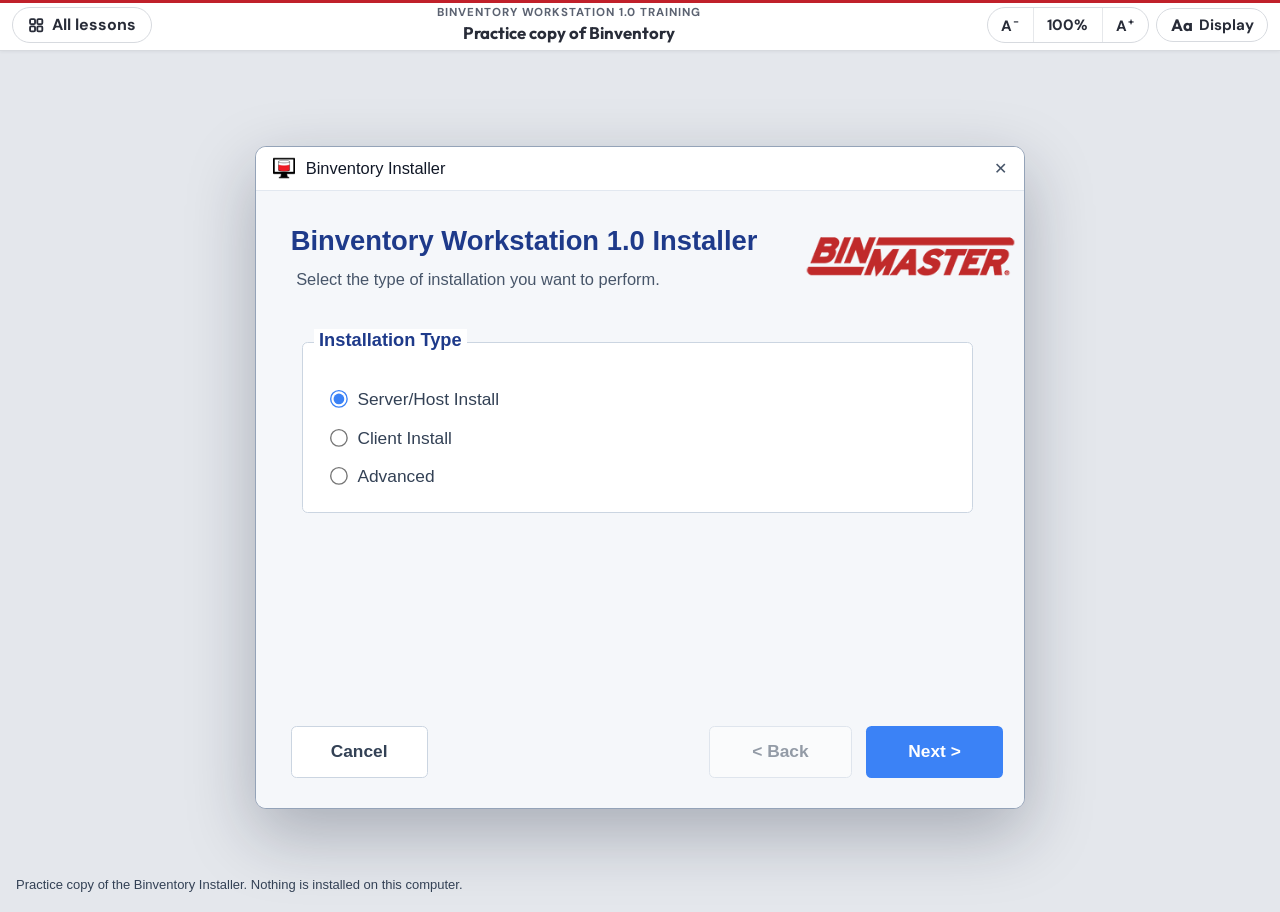
<file: installer.html>
<!DOCTYPE html>
<html lang="en" class="eg-emulator eg-installer">
<head>
<meta charset="UTF-8">
<meta name="viewport" content="width=device-width, initial-scale=1">
<title>Binventory Installer practice</title>
<link rel="icon" href="assets/eBob-V5-Application.ico">
<script src="app/pdf-boot.js"></script>
<script>
(function () {
    var sp = new URLSearchParams(location.search);
    if (!sp.get("lesson") && !sp.get("mode")) { /* plain practice run of a fresh install */ }
    try {
        var d = JSON.parse(localStorage.getItem("ebob-guide-display") || "{}"), c = document.documentElement.classList;
        c.add("eg-size-" + (d.size == null ? 1 : d.size));
        if (d.contrast) c.add("eg-hc");
        if (d.motion === "reduce" || (d.motion !== "full" && matchMedia("(prefers-reduced-motion: reduce)").matches)) c.add("eg-reduce-motion");
    } catch (e) {}
})();
</script>
<link rel="stylesheet" href="app/guide.css">
<style>
/* Replica of the Binventory Installer window. Colors and sizes from MainForm.Designer.cs. */
html.eg-installer, html.eg-installer body { margin: 0; min-height: 100%; background: var(--c-stage); }
html.eg-installer .eg-top-title { color: var(--c-text); text-shadow: none; }
html.eg-installer body { padding-top: var(--eg-top, 3.4em); box-sizing: border-box; font-family: "Segoe UI", "Selawik", "Noto Sans", Arial, sans-serif; }
#instDesk { position: relative; min-height: calc(100vh - var(--eg-top, 3.4em)); display: flex; align-items: center; justify-content: center; padding: 16px; box-sizing: border-box; }
/* centered composition: fit() in installer-sim.js gives #instShell a left margin for the docked guide card */
.inst-note { position: absolute; left: 16px; bottom: 6px; margin: 0; font: 13px/1.4 "Segoe UI", Arial, sans-serif; color: #334155; }
.iw { width: 560px; background: #fff; border: 1px solid #94a3b8; border-radius: 8px; box-shadow: 0 18px 50px rgba(15, 23, 42, .28); overflow: hidden; color: #334155; }
.iw[hidden] { display: none; }
.iw-titlebar { height: 32px; display: flex; align-items: center; gap: 8px; padding: 0 12px; font-size: 12px; color: #111827; background: #fff; border-bottom: 1px solid #e2e8f0; user-select: none; }
.iw-titlebar img { width: 16px; height: 16px; }
.iw-x, .mb-title .iw-x { margin-left: auto; color: #475569; font-size: 12px; }
.iw-client { position: relative; width: 560px; height: 450px; background: #F5F7FA; overflow: hidden; }
.iw-client > *, .iw-pnl > *, .iw-grp > *, .iw-opts > * { position: absolute; }
.iw-lbl { font-size: 12px; color: #475569; line-height: 1.35; }
#lblTitle { font-size: 20px; font-weight: 700; color: #1E3A8A; white-space: nowrap; line-height: 32px; }
#lblDescription { color: #475569; }
#picLogo { object-fit: contain; }
.iw-b10 { font-size: 13.33px; font-weight: 700; color: #1E3A8A; }
.iw-r10 { font-size: 13.33px; color: #334155; }
.iw-dim { opacity: .55; }
.iw-ok { color: #15803d; font-weight: 600; }
.iw-grp { margin: 0; padding: 0; box-sizing: border-box; border: 1px solid #cbd5e1; border-radius: 4px; background: #fff; font-size: 13.33px; font-weight: 700; color: #1E3A8A; }
.iw-grp legend { position: absolute; top: -10px; left: 8px; padding: 0 4px; background: #fff; font-weight: 700; }
.iw-rad, .iw-chk { display: inline-flex; align-items: center; gap: 6px; white-space: nowrap; font-size: 12.67px; font-weight: 400; color: #334155; cursor: pointer; min-height: 23px; }
.iw-rad input, .iw-chk input { margin: 0; width: 14px; height: 14px; accent-color: #3B82F6; cursor: pointer; }
.iw-chk input:disabled, .iw-rad input:disabled { cursor: default; }
.iw-off { color: #94a3b8; cursor: default; }
.iw-c10 { font-size: 13.33px; }
#lblRepairError { font: italic 11px "Microsoft Sans Serif", Arial, sans-serif; color: red; white-space: nowrap; }
.iw-opts { background: #F1F5F9; border-radius: 4px; }
.iw-opts .iw-chk { color: #475569; }
.iw-txt { box-sizing: border-box; border: 1px solid #94a3b8; border-radius: 3px; background: #fff; color: #0f172a; font: 13.33px "Segoe UI", Arial, sans-serif; padding: 2px 6px; }
.iw-txt:disabled, .iw-txt.iw-locked { background: #d3d3d3; color: #0f172a; }
textarea.iw-txt { font-size: 12px; resize: none; white-space: pre-wrap; padding: 6px 8px; }
select.iw-txt { font-size: 12px; }
#lblEngineSiteDescription { font-size: 11.33px; font-weight: 400; color: #475569; }
#lblEngineSite { font-size: 12.67px; font-weight: 400; color: #334155; }
#lblConnectionProgress { color: blue; font-style: italic; }
.iw-btn { box-sizing: border-box; border-radius: 4px; font: 700 12.67px "Segoe UI", Arial, sans-serif; cursor: pointer; }
.iw-blue { background: #3B82F6; color: #fff; border: 0; }
.iw-blue:hover:not(:disabled) { background: #2563EB; }
.iw-white { background: #fff; color: #334155; border: 1px solid #cbd5e1; }
.iw-white:hover:not(:disabled) { background: #F1F5F9; }
.iw-sys { background: #e5e7eb; border: 1px solid #9ca3af; font-weight: 400; font-size: 12px; color: #111; }
.iw-b9 { font-size: 12px; }
#btnTestConnection { font-size: 13.33px; }
.iw-btn:disabled { opacity: .5; cursor: default; }
.iw-bar { box-sizing: border-box; border: 1px solid #cbd5e1; background: #e6e6e6; border-radius: 2px; overflow: hidden; }
.iw-bar i { display: block; height: 100%; width: 0; background: #06b025; transition: width .3s linear; }
html.eg-reduce-motion .iw-bar i { transition: none; }
.iw-client :focus-visible, #mbLayer :focus-visible, .inst-closed :focus-visible { outline: 3px solid #1d4ed8; outline-offset: 2px; }
/* message boxes and dialogs */
#mbLayer { position: absolute; left: 0; top: 0; width: 100%; height: 100%; display: flex; align-items: center; justify-content: center; pointer-events: none; }
#mbLayer:empty { display: none; }
#mbLayer > * { pointer-events: auto; }
.mb-shade { position: fixed; inset: 0; background: rgba(15, 23, 42, .12); }
.mb, .cf, .dp { position: relative; background: #fff; border: 1px solid #94a3b8; border-radius: 8px; box-shadow: 0 16px 40px rgba(15, 23, 42, .35); overflow: hidden; color: #111827; }
.mb { min-width: 300px; max-width: 420px; }
.mb-title { height: 30px; display: flex; align-items: center; padding: 0 12px; font-size: 12px; border-bottom: 1px solid #e2e8f0; }
.mb-body { display: flex; gap: 12px; padding: 18px 20px 20px; font-size: 12px; line-height: 1.45; }
.mb-ico { flex: 0 0 auto; width: 30px; height: 30px; border-radius: 50%; display: grid; place-items: center; color: #fff; font: 700 16px Arial, sans-serif; }
.mb-ico--info { background: #1d6fd8; } .mb-ico--question { background: #1d6fd8; } .mb-ico--error { background: #d92d20; }
.mb-ico--warn { background: #f5b301; color: #111; border-radius: 4px; }
.mb-foot { display: flex; justify-content: flex-end; gap: 8px; padding: 12px 14px; background: #f0f0f0; border-top: 1px solid #e2e8f0; }
.mb-btn { min-width: 76px; height: 26px; border: 1px solid #9ca3af; border-radius: 4px; background: #fdfdfd; font: 12px "Segoe UI", Arial, sans-serif; cursor: pointer; }
.mb-btn:hover { background: #e5f1fb; border-color: #0078d4; }
.cf { width: 600px; }
.cf-client { position: relative; height: 510px; background: #F5F7FA; }
.cf-client > * { position: absolute; }
.cf-ico { left: 30px; top: 30px; width: 40px; height: 40px; font-size: 32px; color: #dc2626; line-height: 40px; }
.cf-h { left: 80px; top: 35px; width: 450px; font: 700 18px "Segoe UI", Arial, sans-serif; color: #1E3A8A; }
.cf-q { left: 30px; top: 85px; font-size: 14px; color: #475569; }
.cf-yes { left: 30px; top: 125px; width: 530px; height: 200px; box-sizing: border-box; padding: 10px 15px; background: #dcfce7; color: #15803d; font-size: 12px; border-radius: 4px; }
.cf-no { left: 30px; top: 335px; width: 530px; height: 105px; box-sizing: border-box; padding: 10px 15px; background: #fee2e2; color: #b91c1c; font-size: 12px; border-radius: 4px; }
#cfRetry { left: 450px; top: 455px; width: 110px; height: 38px; }
.dp { width: 660px; }
.dp-client { padding: 16px 22px 18px; background: #F5F7FA; }
.dp-h { font: 700 18px "Segoe UI", Arial, sans-serif; color: #1E3A8A; margin-bottom: 4px; }
.dp-info { font-size: 12px; color: #475569; margin: 6px 0; }
.dp-list { width: 100%; border-collapse: collapse; background: #fff; font-size: 12px; border: 1px solid #cbd5e1; }
.dp-list th { text-align: left; font-weight: 600; padding: 4px 6px; background: #f8fafc; border-bottom: 1px solid #cbd5e1; }
.dp-list td { padding: 5px 6px; cursor: pointer; }
.dp-list tr.on td { background: #cce4f7; }
.dp-foot { display: flex; justify-content: flex-end; gap: 10px; margin-top: 14px; }
.dp-foot .iw-btn { height: 40px; padding: 0 18px; }
#dpUse { width: 160px; } #dpCancel { width: 110px; }
.inst-closed { margin: 0 auto; max-width: 32em; padding: 18px 20px; background: #fff; border: 1px solid #cbd5e1; border-radius: 10px; font: 15px/1.5 "Segoe UI", Arial, sans-serif; color: #0f172a; }
.inst-closed[hidden], .inst-reboot[hidden] { display: none; }
.inst-closed.inst-restart::before { content: "Restart the computer"; display: block; font-weight: 600; font-size: 18px; margin-bottom: 6px; }
.iw.iw-closing { opacity: 0; transition: opacity .18s ease; pointer-events: none; }
.inst-note[hidden] { display: none; }
html.eg-installer:not(.eg-placed) #instShell { visibility: hidden; }
.inst-closed .iw-btn { height: 38px; padding: 0 16px; }
.inst-reboot { position: fixed; inset: 3.4em 0 0 0; background: #0b3a78; color: #fff; display: flex; flex-direction: column; align-items: center; justify-content: center; font: 22px "Segoe UI", Arial, sans-serif; z-index: 50; }
.inst-spin { width: 34px; height: 34px; border: 4px solid rgba(255,255,255,.35); border-top-color: #fff; border-radius: 50%; animation: instspin 1s linear infinite; }
html.eg-reduce-motion .inst-spin { animation: none; }
@keyframes instspin { to { transform: rotate(360deg); } }
</style>
</head>
<body>
<script src="app/display.js"></script>
<script src="app/lessons.js"></script>
<script src="app/installer-text.js"></script>
<script src="app/installer-sim.js"></script>
<script src="app/guide.js"></script>
<script src="app/pdf-capture.js"></script>
<script src="app/share.js"></script>
</body>
</html>
</file>
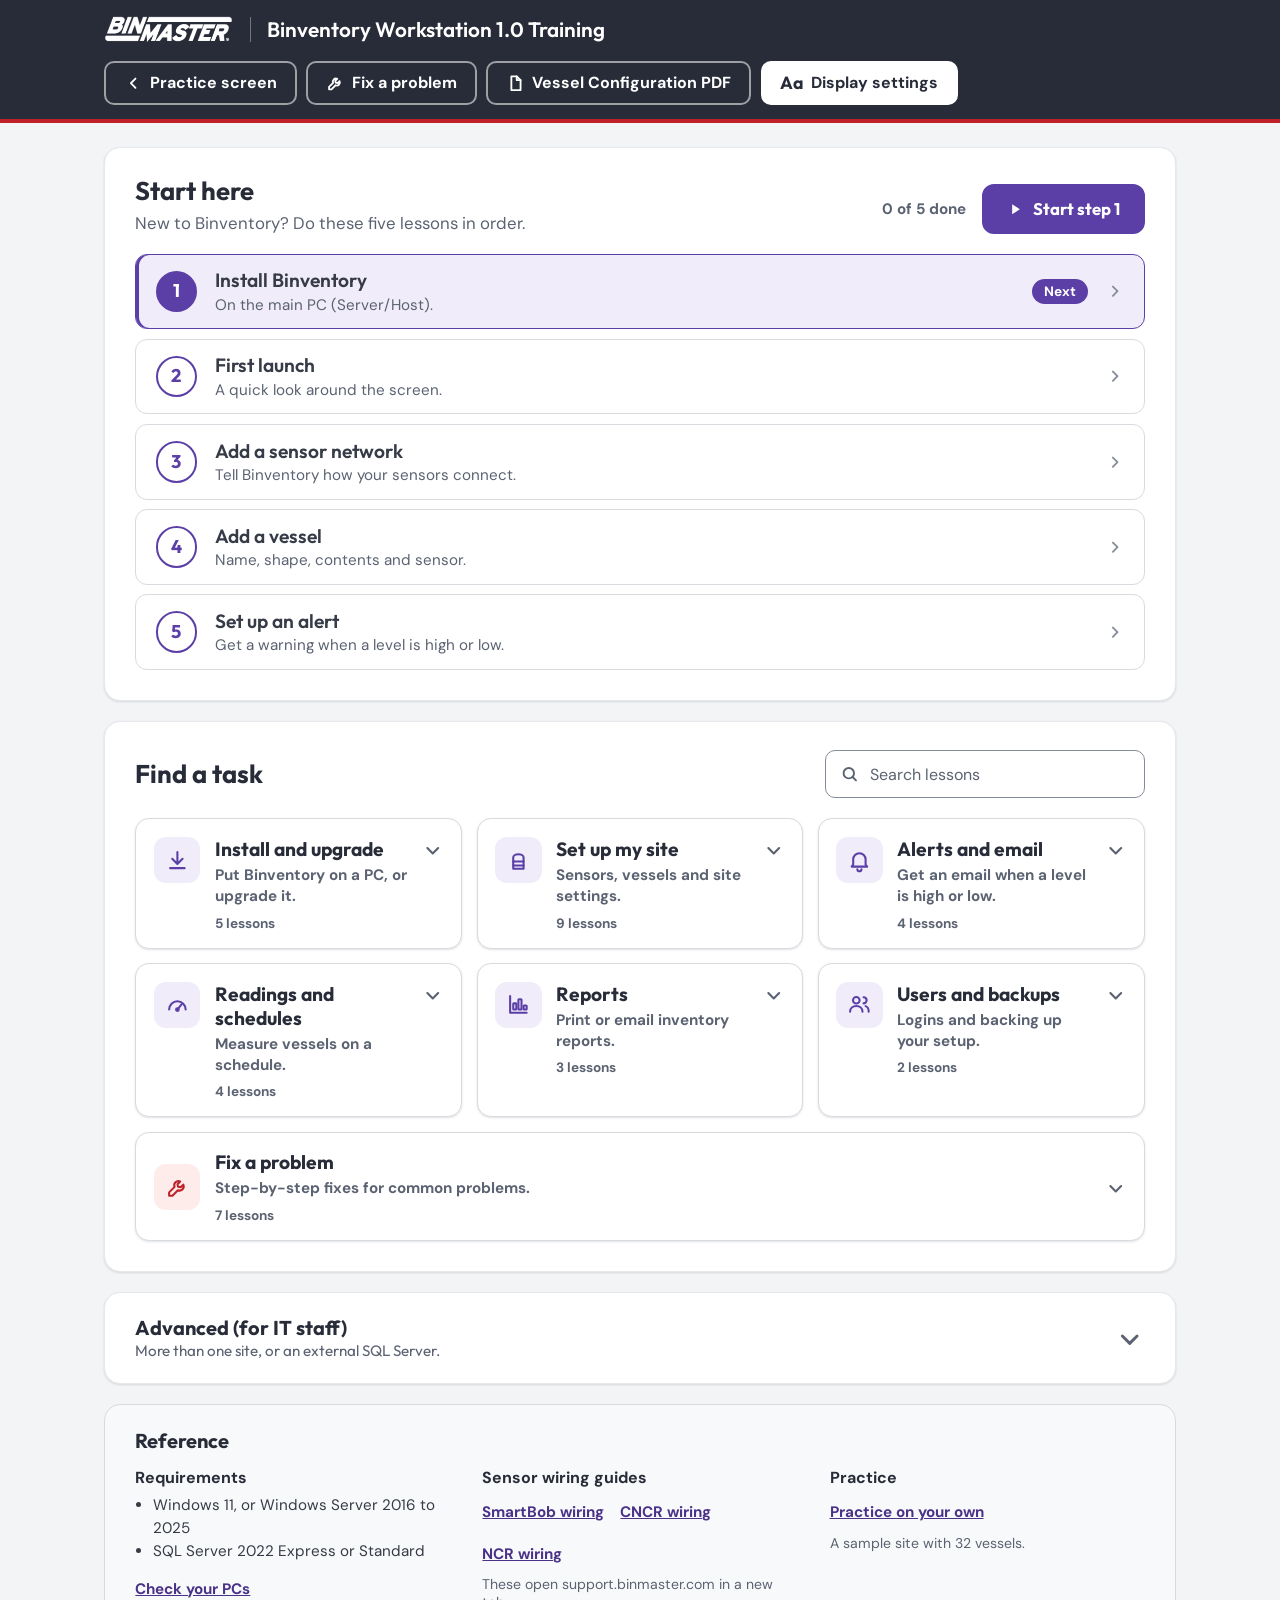
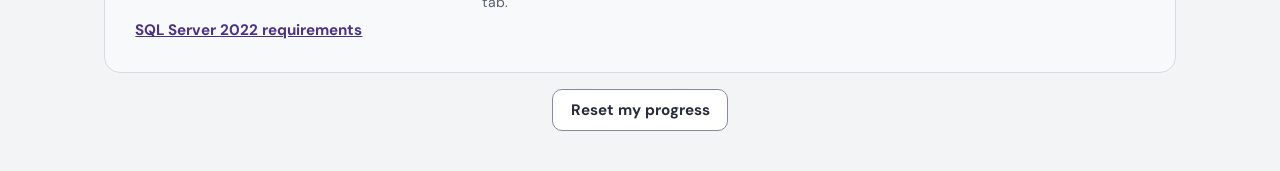
<file: lessons.html>
<!DOCTYPE html>
<html lang="en" class="eg-index eg-home">
<head>
<meta charset="UTF-8">
<meta name="viewport" content="width=device-width, initial-scale=1">
<meta name="theme-color" content="#282C38">
<title>Binventory Workstation 1.0 Training</title>
<link rel="icon" href="assets/eBob-V5-Application.ico">
<script>
/* apply saved text size and contrast before first paint */
(function () { try {
  var d = JSON.parse(localStorage.getItem("ebob-guide-display") || "{}"), c = document.documentElement.classList;
  var pct = [0.9, 1, 1.15, 1.3, 1.5][d.size == null ? 1 : d.size] || 1;
  document.documentElement.style.setProperty("--eg-scale", pct);
  if (d.contrast) c.add("eg-hc");
} catch (e) {} })();
</script>
<link rel="stylesheet" href="app/guide.css">
<link rel="stylesheet" href="app/home.css">
</head>
<body>
<a class="eg-skip" href="#start">Skip to Start here</a>
<header class="hm-band">
  <div class="hm-top">
    <div class="hm-brand">
      <img src="app/binmaster-logo-white.png" alt="BinMaster">
      <h1 class="hm-title">Binventory Workstation 1.0 Training</h1>
    </div>
    <nav class="hm-top-actions" aria-label="Help and settings">
      <a class="hm-top-link" href="emulator.html?menu=1"><svg class="eg-ico" viewBox="0 0 24 24" aria-hidden="true"><path d="M15 6l-6 6 6 6"/></svg>Practice screen</a>
      <a class="hm-top-link" href="#task-trouble" id="topFix"><svg class="eg-ico" viewBox="0 0 24 24" aria-hidden="true"><path d="M14.7 6.3a4 4 0 0 0-5.4 5.2L4 16.8V20h3.2l5.3-5.3a4 4 0 0 0 5.2-5.4l-2.6 2.6-2.4-.6-.6-2.4z"/></svg>Fix a problem</a>
      <a class="hm-top-link" href="pdf/Binventory1.0-Vessel-Configuration.pdf" target="_blank" rel="noopener"><svg class="eg-ico" viewBox="0 0 24 24" aria-hidden="true"><path d="M7 3h7l5 5v13H7z"/><path d="M14 3v5h5"/></svg>Vessel Configuration PDF</a>
      <button type="button" class="hm-top-btn" id="displayBtn"><span class="eg-aa" aria-hidden="true">Aa</span>Display settings</button>
    </nav>
  </div>
</header>
<div class="hm-page">
  <main id="main">
    <section class="hm-card hm-start" id="start" aria-labelledby="startTitle" tabindex="-1">
      <div class="hm-start-head">
        <div>
          <h2 id="startTitle">Start here</h2>
          <p class="hm-sub">New to Binventory? Do these five lessons in order.</p>
        </div>
        <div class="hm-start-go">
          <p class="hm-progress" id="startProgress"></p>
          <a class="hm-btn hm-btn--primary" id="hmContinue" href="#"></a>
        </div>
      </div>
      <ol class="hm-steps" id="startSteps"></ol>
    </section>

    <section class="hm-card" id="tasks" aria-labelledby="tasksTitle">
      <div class="hm-tasks-head">
        <h2 id="tasksTitle">Find a task</h2>
        <div class="hm-search" role="search">
          <svg class="eg-ico" viewBox="0 0 24 24" aria-hidden="true"><circle cx="11" cy="11" r="6.5"/><path d="M20 20l-4.2-4.2"/></svg>
          <label for="lessonSearch" class="eg-sr-only">Search lessons by title</label>
          <input id="lessonSearch" type="search" placeholder="Search lessons" autocomplete="off">
        </div>
      </div>
      <p class="hm-search-count" id="searchCount" role="status" aria-live="polite"></p>
      <div class="hm-tiles" id="tiles"></div>
      <div class="hm-results" id="results" hidden></div>
    </section>

    <section class="hm-card hm-adv" id="advanced" aria-labelledby="advTitle">
      <h2 class="hm-adv-h" id="advTitle"><button type="button" class="hm-disc" id="advBtn" aria-expanded="false" aria-controls="advBody">
        <span class="hm-disc-text"><span class="hm-disc-title">Advanced (for IT staff)</span><span class="hm-disc-sub">More than one site, or an external SQL Server.</span></span>
        <svg class="eg-ico hm-chev" viewBox="0 0 24 24" aria-hidden="true"><path d="M6 9l6 6 6-6"/></svg></button></h2>
      <div class="hm-adv-body" id="advBody" hidden></div>
    </section>

    <section class="hm-ref" id="reference" aria-labelledby="refTitle">
      <h2 id="refTitle">Reference</h2>
      <div class="hm-ref-grid">
        <div>
          <h3>Requirements</h3>
          <ul>
            <li>Windows 11, or Windows Server 2016 to 2025</li>
            <li>SQL Server 2022 Express or Standard</li>
          </ul>
          <p class="hm-ref-links"><a href="doc.html?lesson=plan">Check your PCs</a><a href="https://learn.microsoft.com/en-us/sql/sql-server/install/hardware-and-software-requirements-for-installing-sql-server-2022" target="_blank" rel="noopener">SQL Server 2022 requirements</a></p>
        </div>
        <div>
          <h3>Sensor wiring guides</h3>
          <p class="hm-ref-links">
            <a href="https://support.binmaster.com/kb/view/3ae8f673-3dfd-466f-b9fd-2e814996426a" target="_blank" rel="noopener">SmartBob wiring</a>
            <a href="https://support.binmaster.com/kb/view/9ab4c1b8-9795-4e4a-90a7-192da74a5729" target="_blank" rel="noopener">CNCR wiring</a>
            <a href="https://support.binmaster.com/kb/view/a5d3b4e0-a336-43f4-94f4-962eeef7d7af" target="_blank" rel="noopener">NCR wiring</a>
          </p>
          <p class="hm-ref-note">These open support.binmaster.com in a new tab.</p>
        </div>
        <div>
          <h3>Practice</h3>
          <p class="hm-ref-links"><a href="emulator.html?tutorial=free-mode" id="freePractice">Practice on your own</a></p>
          <p class="hm-ref-note">A sample site with 32 vessels.</p>
        </div>
      </div>
    </section>
  </main>

  <footer class="hm-foot">
    <button type="button" id="resetProgress">Reset my progress</button>
  </footer>
</div>

<script src="app/display.js"></script>
<script src="app/lessons.js"></script>
<script src="app/home.js"></script>
<script src="app/share.js"></script>
</body>
</html>
</file>
<file: app/guide.css>
/* eBob Guide styles: lesson menu (index.html) and the lesson layer over the emulator (emulator.html).
   Visual language follows the BinCloud guide (white cards, violet accent, DM Sans and Outfit) on BinMaster
   neutrals. Every guide color is a custom property in the :root block below; nothing else sets a hex value
   except the Binventory replica panels (.eg-replica), which copy the real installer. */
@font-face { font-family: "DM Sans"; src: url("fonts/dm-sans.woff2") format("woff2"); font-weight: 100 1000; font-display: swap; }
@font-face { font-family: "Outfit"; src: url("fonts/outfit.woff2") format("woff2"); font-weight: 100 900; font-display: swap; }

:root {
  --eg-scale: 1;
  /* ---- BinMaster palette (guide chrome only; the Workstation and installer replicas keep their own colors) ---- */
  /* brand: binmaster.com red and charcoal, logo red */
  --c-brand-red: #C0202A; --c-brand-red-dark: #A01A24; --c-logo-red: #ED1C24;
  --c-charcoal: #282C38; --c-charcoal-2: #363B47;
  /* primary accent: BinCloud tutorial violet */
  --c-primary: #5B3FA6; --c-primary-hover: #4A3289; --c-primary-strong: #312E81;
  --c-primary-tint: #F0ECFA; --c-primary-line: #D9D0F2;
  /* neutrals: binmaster.com cool grays */
  --c-bg: #F3F4F6; --c-stage: #E4E7EC; --c-surface: #FFFFFF; --c-surface-alt: #F8F9FA;
  --c-border: #D7DADF; --c-border-soft: #E6E8EB; --c-border-control: #858C99;
  --c-text: #282C38; --c-text-body: #363B47; --c-muted: #5B6271;
  --c-disabled-bg: #E6E8EB; --c-disabled-text: #6B7280;
  /* semantic */
  --c-success: #18712F; --c-success-bg: #E6F4EA;
  --c-warning: #8A5300; --c-warning-bg: #FDF1D8; --c-warning-fill: #F1A500;
  --c-error: #B42318; --c-error-bg: #FDECEA;
  --c-info: #1D5FB8; --c-info-bg: #E8F0FB;
  /* the red target circle; its white and charcoal halo keeps it visible on any card, page or window */
  --c-target: #E0201C; --c-target-glow: rgba(224,32,28,.45); --c-halo: rgba(40,44,56,.85);
  /* shadows */
  --c-shadow-sm: 0 1px 2px rgba(40,44,56,.06), 0 1px 3px rgba(40,44,56,.08);
  --c-shadow-md: 0 4px 16px rgba(40,44,56,.10), 0 1px 3px rgba(40,44,56,.08);
  --c-shadow-lg: 0 16px 40px rgba(40,44,56,.24), 0 2px 6px rgba(40,44,56,.10);
  --c-focus-ring: rgba(91,63,166,.22);
  /* short names used across the guide */
  --eg-ink: var(--c-text); --eg-purple: var(--c-primary); --eg-red: var(--c-target); --eg-green: var(--c-success);
  --eg-text: var(--c-text-body); --eg-muted: var(--c-muted); --eg-line: var(--c-border-soft); --eg-focus: var(--c-primary-strong);
}
html.eg-size-0 { --eg-scale: .9; } html.eg-size-1 { --eg-scale: 1; } html.eg-size-2 { --eg-scale: 1.15; }
html.eg-size-3 { --eg-scale: 1.3; } html.eg-size-4 { --eg-scale: 1.5; }

.eg-sr-only { position: absolute !important; width: 1px; height: 1px; margin: -1px; padding: 0; overflow: hidden; clip: rect(0 0 0 0); white-space: nowrap; border: 0; }
.eg-ico { width: 1.15em; height: 1.15em; flex: none; fill: none; stroke: currentColor; stroke-width: 2.4; stroke-linecap: round; stroke-linejoin: round; }

/* ================= shared toolbar (text size + Display) ================= */
.eg-ui { font-family: "DM Sans", "Segoe UI", Arial, sans-serif; font-size: calc(16px * var(--eg-scale)); line-height: 1.4; color: var(--eg-text); box-sizing: border-box; }
.eg-ui *, .eg-ui *::before, .eg-ui *::after { box-sizing: border-box; }
.eg-toolbar { display: flex; align-items: center; gap: .5em; font-size: calc(15px * var(--eg-scale)); }
.eg-sizer { display: inline-flex; align-items: stretch; border: 1px solid var(--c-border); border-radius: 999px; background: var(--c-surface); box-shadow: var(--c-shadow-sm); overflow: hidden; }
.eg-sizer .eg-tb-btn { border: 0; border-radius: 0; box-shadow: none; background: transparent; min-width: 2.6em; justify-content: center; }
.eg-sizer .eg-tb-btn + .eg-tb-btn { border-left: 1px solid var(--c-border-soft); }
.eg-sizer .eg-tb-btn sup { font-size: .7em; margin-left: 1px; }
.eg-tb-reset { font-size: .85em; font-weight: 700; min-width: 3.6em !important; }
.eg-tb-btn {
  display: inline-flex; align-items: center; gap: .4em; min-height: 2.3em; padding: 0 .9em; border: 1px solid var(--c-border); border-radius: 999px;
  background: var(--c-surface); color: var(--eg-ink); font: 700 1em/1 "DM Sans", Arial, sans-serif; cursor: pointer; text-decoration: none;
  box-shadow: var(--c-shadow-sm);
}
.eg-tb-btn:hover:not(:disabled) { background: #fff; color: var(--c-primary-strong); }
.eg-tb-btn:disabled { opacity: .45; cursor: not-allowed; }
.eg-aa { font-family: "Outfit", system-ui, sans-serif; font-size: 1.1em; }
.eg-ui :focus-visible, .eg-success :focus-visible, .eg-page :focus-visible {
  outline: 3px solid var(--eg-focus); outline-offset: 2px; box-shadow: 0 0 0 2px #fff, 0 0 0 7px #fff;
}

.eg-panel {
  position: fixed; top: calc(3.3em + 8px); right: 12px; z-index: 6001; width: min(25em, calc(100vw - 24px));
  max-height: calc(100vh - 5em); overflow-y: auto; padding: 1em 1.15em 1.1em; background: #fff; border: 1px solid var(--c-border);
  border-radius: 16px; box-shadow: var(--c-shadow-lg);
}
.eg-panel[hidden] { display: none; }
.eg-panel-head { display: flex; align-items: center; justify-content: space-between; margin-bottom: .4em; }
.eg-panel-title { margin: 0; font-family: "Outfit", system-ui, sans-serif; font-size: 1.3em; color: var(--eg-ink); }
.eg-panel-close, .eg-panel-reset { min-height: 2.6em; padding: 0 1em; border: 2px solid var(--eg-purple); border-radius: 10px; background: #fff; color: var(--eg-purple); font: inherit; font-weight: 700; cursor: pointer; }
.eg-panel-close:hover, .eg-panel-reset:hover { background: var(--c-primary-tint); }
.eg-panel-reset { width: 100%; margin-top: .3em; }
.eg-group { margin: 0 0 .75em; padding: 0; border: 0; min-width: 0; }
.eg-group legend { padding: 0; margin-bottom: .4em; font-weight: 700; color: var(--c-text); }
.eg-opts { display: flex; flex-wrap: wrap; gap: .4em; }
.eg-opts--col { flex-direction: column; }
.eg-opt { display: flex; align-items: center; gap: .5em; min-height: 2.5em; padding: .3em .8em; border: 2px solid var(--c-border-control); border-radius: 10px; background: #fff; color: var(--c-text); cursor: pointer; flex: 1 1 auto; flex-wrap: wrap; }
.eg-opt:hover { border-color: var(--eg-purple); }
.eg-opt input { width: 1.2em; height: 1.2em; margin: 0; accent-color: var(--eg-purple); }
.eg-opt:has(input:checked) { border-color: var(--eg-purple); background: var(--c-primary-tint); font-weight: 700; }
.eg-opt-sub { font-weight: 400; color: var(--eg-muted); font-size: .85em; }
.eg-opt:focus-within { outline: 3px solid var(--eg-focus); outline-offset: 2px; }
.eg-opt input:focus-visible { outline: none; box-shadow: none; }

/* ================= emulator page: top bar ================= */
html.eg-emulator .guide-back-fab.eg-hidden-fab { display: none !important; }
.eg-topbar {
  position: fixed; top: 0; left: 0; right: 0; z-index: 6000; display: flex; align-items: center; gap: .9em; height: 3.2em;
  padding: 0 12px; pointer-events: none;
}
.eg-topbar > * { pointer-events: auto; }
.eg-top-title { flex: 1; min-width: 0; display: flex; flex-direction: column; align-items: center; color: #fff; text-shadow: 0 1px 3px rgba(0,0,0,.35); pointer-events: none; }
.eg-top-kicker { font-size: .72em; font-weight: 700; letter-spacing: .08em; text-transform: uppercase; opacity: .9; }
.eg-top-name { font-family: "Outfit", system-ui, sans-serif; font-weight: 700; font-size: 1.05em; white-space: nowrap; overflow: hidden; text-overflow: ellipsis; max-width: 100%; }
/* keep the Binventory window clear of the top bar */
html.eg-emulator body { padding-top: calc(var(--eg-top, 3.4em) + 12px); padding-bottom: 12px; box-sizing: border-box; }
/* centered composition: room for the docked guide card left of the window (set by guide.js) */
html.eg-emulator.eg-composed .page-wrap { margin-left: var(--eg-dock-w, 0px); max-width: min(1100px, calc(100vw - 32px - var(--eg-dock-w, 0px))); }

/* ================= coach card ================= */
.eg-coach {
  position: fixed; z-index: 5000; width: min(21em, calc(100vw - 24px)); max-height: calc(100vh - 80px); overflow-y: auto;
  display: flex; flex-direction: column; gap: .45em; padding: .9em 1em 1em; border-radius: 16px;
  background: #fff; color: var(--eg-text); border: 1px solid var(--c-border-soft); border-top: 5px solid var(--eg-purple);
  box-shadow: var(--c-shadow-lg);
}
.eg-coach[hidden] { display: none; }
.eg-coach:not(.eg-coach--dock) { width: min(34em, calc(100vw - 24px)); }
.eg-coach-head { display: flex; justify-content: space-between; align-items: baseline; gap: .6em; font-size: .78em; color: var(--eg-muted); }
.eg-goal { font-weight: 800; text-transform: uppercase; letter-spacing: .06em; color: var(--eg-purple); min-width: 0; overflow: hidden; text-overflow: ellipsis; white-space: nowrap; }
.eg-count { font-weight: 700; white-space: nowrap; color: var(--eg-text); }
.eg-bar { height: 6px; border-radius: 999px; background: var(--c-primary-tint); overflow: hidden; }
.eg-bar-fill { display: block; height: 100%; width: 0; background: var(--c-primary); border-radius: 999px; transition: width .35s ease; }
.eg-state { display: inline-flex; align-self: flex-start; align-items: center; gap: .45em; padding: .22em .7em; border-radius: 999px; font-size: .8em; font-weight: 700; }
.eg-state-dot { width: .6em; height: .6em; border-radius: 50%; background: currentColor; }
.eg-state--wait { background: var(--c-surface-alt); color: var(--c-muted); }
.eg-state--wait .eg-state-dot { animation: eg-blink 1s ease-in-out infinite; }
.eg-state--go { background: var(--c-error-bg); color: var(--c-error); }
.eg-state--read, .eg-state--watch { background: var(--c-info-bg); color: var(--c-info); }
.eg-state--done { background: var(--c-success-bg); color: var(--c-success); }
.eg-state--review { background: var(--c-warning-bg); color: var(--c-warning); }
@keyframes eg-blink { 50% { opacity: .25; } }
.eg-live { outline: none; }
.eg-title { margin: 0; font-family: "Outfit", system-ui, sans-serif; font-size: 1.3em; line-height: 1.2; color: var(--eg-ink); outline: none; }
.eg-msg { margin: .3em 0 0; font-size: 1em; line-height: 1.5; }
.eg-msg b { color: var(--c-text); }
.eg-tip { display: block; margin-top: .35em; font-size: .85em; color: var(--eg-muted); }
.eg-hint { margin: 0; min-height: 0; font-size: .92em; font-weight: 700; color: var(--c-warning); background: var(--c-warning-bg); border-radius: 10px; padding: 0 .7em; max-height: 0; overflow: hidden; }
.eg-hint.on { max-height: 6em; padding: .45em .7em; }
.eg-actions { display: flex; flex-wrap: wrap; gap: .45em; margin-top: .2em; }
.eg-btn {
  display: inline-flex; align-items: center; justify-content: center; gap: .4em; min-height: 2.6em; padding: 0 1em; border: 2px solid var(--eg-purple);
  border-radius: 10px; background: var(--eg-purple); color: #fff; font: 700 .95em/1.1 "DM Sans", Arial, sans-serif; cursor: pointer; text-decoration: none;
}
.eg-btn:hover:not(:disabled) { background: var(--c-primary-hover); border-color: var(--c-primary-hover); }
.eg-btn:disabled { background: var(--c-border-soft); border-color: var(--c-border-soft); color: var(--c-muted); cursor: not-allowed; }
.eg-btn--ghost { background: #fff; color: var(--eg-purple); }
.eg-btn--ghost:hover:not(:disabled) { background: var(--c-primary-tint); color: var(--c-primary-hover); }
.eg-btn--ghost:disabled { background: #fff; border-color: var(--c-border-soft); color: var(--c-border-control); }
.eg-btn[hidden] { display: none; }
.eg-next { margin-left: auto; }
.eg-btn--pulse { animation: eg-pulse 1.4s ease-in-out infinite; }
@keyframes eg-pulse { 0%, 100% { box-shadow: 0 0 0 0 rgba(91,63,166,.55); } 50% { box-shadow: 0 0 0 .45em rgba(91,63,166,0); } }
.eg-nudge { animation: eg-nudge .35s ease; }
@keyframes eg-nudge { 25% { translate: -6px 0; } 75% { translate: 6px 0; } }

/* ================= ring and hand ================= */
.eg-ring {
  position: fixed; z-index: 4990; pointer-events: none; border: 3px solid var(--eg-red); border-radius: 10px; opacity: 0;
  box-shadow: 0 0 0 2px #fff, 0 0 0 4px var(--c-halo), 0 0 18px 4px var(--c-target-glow);
  transition: opacity .2s;
}
.eg-ring.on { opacity: 1; animation: eg-ring-pulse 1.6s ease-in-out infinite; }
.eg-ring.on.eg-ring--enter { animation: eg-ring-in var(--eg-ring-ms, 450ms) cubic-bezier(.2,.9,.3,1.2) both; }
.eg-ring--look { border-color: var(--c-info); border-style: dashed; box-shadow: 0 0 0 2px #fff, 0 0 0 4px rgba(17,24,39,.6), 0 0 16px 3px rgba(29,95,184,.35); }
.eg-ring--review { border-color: var(--c-warning-fill); border-style: dashed; animation: none !important; }
.eg-ring--done { border-color: var(--c-success); border-style: solid; animation: none !important; box-shadow: 0 0 0 2px #fff, 0 0 0 4px var(--c-halo), 0 0 18px 4px rgba(24,113,47,.45); }
.eg-ring--ping.on { animation: eg-ring-ping .5s ease 2; }
.eg-ring-check { position: absolute; right: -.75em; top: -.75em; width: 1.6em; height: 1.6em; border-radius: 50%; background: var(--c-success); color: #fff; display: none; align-items: center; justify-content: center; box-shadow: 0 0 0 2px #fff; font-size: calc(16px * var(--eg-scale)); }
.eg-ring-check .eg-ico { stroke-width: 3.4; width: 1em; height: 1em; }
.eg-ring--done .eg-ring-check { display: flex; }
@keyframes eg-ring-in { from { opacity: 0; box-shadow: 0 0 0 2px #fff, 0 0 0 4px var(--c-halo), 0 0 0 14px rgba(224,32,28,.0); } 60% { opacity: 1; box-shadow: 0 0 0 2px #fff, 0 0 0 4px var(--c-halo), 0 0 0 10px rgba(224,32,28,.5); } to { opacity: 1; } }
@keyframes eg-ring-pulse { 50% { box-shadow: 0 0 0 2px #fff, 0 0 0 4px var(--c-halo), 0 0 26px 9px rgba(224,32,28,.55); } }
@keyframes eg-ring-ping { 50% { box-shadow: 0 0 0 2px #fff, 0 0 0 4px var(--c-halo), 0 0 0 10px rgba(224,32,28,.55); } }
.eg-hand { position: fixed; z-index: 4991; width: calc(40px * var(--eg-scale)); height: calc(40px * var(--eg-scale)); pointer-events: none; opacity: 0; transition: opacity .2s; filter: drop-shadow(0 2px 3px rgba(0,0,0,.4)); }
.eg-hand.on { opacity: 1; animation: eg-tap 1.2s ease-in-out infinite; }
.eg-hand svg { width: 100%; height: 100%; }
@keyframes eg-tap { 50% { transform: translateY(-3px); } }
@keyframes eg-tap-up { 50% { transform: translateY(3px); } }
.eg-hand.on.eg-hand--up { animation-name: eg-tap-up; }

/* ================= success screen ================= */
/* lesson end: one centered panel below the top bar. On the installer page the window is gone, so no dim;
   on the Workstation page a light dim keeps the panel in front without hiding where you finished. */
.eg-success { position: fixed; inset: var(--eg-top, 3.4em) 0 0 0; z-index: 7000; display: flex; align-items: center; justify-content: center; padding: 16px 24px 24px; box-sizing: border-box; overflow-y: auto; background: transparent; transition: opacity .22s ease, background-color .22s ease; }
.eg-success--dim { background: rgba(40,44,56,.35); }
.eg-success-card { transition: opacity .22s ease, transform .22s ease; }
.eg-success--enter { opacity: 0; }
.eg-success--enter .eg-success-card { opacity: 0; transform: translateY(8px); }
.eg-coach.eg-coach--leaving { opacity: 0; transition: opacity .16s ease; pointer-events: none; }
html.eg-reduce-motion .eg-success, html.eg-reduce-motion .eg-success-card, html.eg-reduce-motion .eg-coach.eg-coach--leaving { transition: none !important; transform: none !important; }
.eg-success-next { margin: -.6em 0 1em; font-weight: 700; color: var(--eg-ink); }
.eg-success-row { display: flex; gap: .55em; }
.eg-success-row > .eg-btn { flex: 1 1 0; white-space: nowrap; }
@media (max-width: 420px) { .eg-success-row { flex-direction: column; } }
html.eg-hc .eg-success--dim { background: rgba(0,0,0,.6); }
html.eg-hc .eg-success-next, html.eg-hc .eg-success-text { color: #000; }
.eg-success-card { width: min(30em, 100%); max-height: 100%; overflow-y: auto; box-sizing: border-box; padding: 1.6em 1.8em 1.4em; border-radius: 24px; background: #fff; text-align: center; box-shadow: var(--c-shadow-lg); font-family: "DM Sans", Arial, sans-serif; font-size: calc(16px * var(--eg-scale)); color: var(--eg-text); }
.eg-success-card h2 { margin: .1em 0 .4em; font-family: "Outfit", system-ui, sans-serif; font-size: 1.7em; color: var(--eg-ink); outline: none; }
.eg-success-kicker { margin: .6em 0 0; font-size: .8em; font-weight: 800; letter-spacing: .08em; text-transform: uppercase; color: var(--eg-green); }
.eg-success-text { margin: 0 0 1.3em; line-height: 1.55; color: var(--eg-muted); }
.eg-success-actions { display: flex; flex-direction: column; gap: .55em; }
.eg-btn--big { min-height: 3.1em; font-size: 1.05em; }
.eg-btn--light { background: #fff; color: var(--eg-purple); }
.eg-btn--light:hover { background: var(--c-primary-tint) !important; color: var(--c-primary-hover); }
.eg-check { width: 3.4em; height: 3.4em; }
.eg-check-c { fill: none; stroke: var(--c-success); stroke-width: 3; stroke-dasharray: 160; stroke-dashoffset: 160; animation: eg-draw .6s ease forwards; }
.eg-check-p { fill: none; stroke: var(--c-success); stroke-width: 4; stroke-linecap: round; stroke-linejoin: round; stroke-dasharray: 40; stroke-dashoffset: 40; animation: eg-draw .35s .5s ease forwards; }
@keyframes eg-draw { to { stroke-dashoffset: 0; } }

/* ================= built-in troubleshooting scenarios: restyle the native card ================= */
html.eg-scenario #ebobTutorialTooltip {
  background: #fff; color: var(--eg-text); border: 1px solid var(--c-border); border-top: 5px solid var(--c-primary); border-radius: 16px; padding: .9em 1em 1em;
  width: min(30em, calc(100% - 24px)); font-family: "DM Sans", Arial, sans-serif; font-size: calc(16px * var(--eg-scale));
  box-shadow: var(--c-shadow-lg); pointer-events: auto;
}
html.eg-scenario #ebobTutorialTooltip h3 { font-family: "Outfit", system-ui, sans-serif; font-size: 1.3em; color: var(--eg-ink); margin: .2em 0 .25em; }
html.eg-scenario .ebob-tutorial-step { font-size: .8em; font-weight: 700; color: var(--eg-muted); opacity: 1; margin-bottom: .4em; }
html.eg-scenario .ebob-tutorial-msg { font-size: 1em; line-height: 1.5; }
html.eg-scenario #ebobTutorialTooltip .eg-bar { margin-bottom: .5em; }
html.eg-scenario #ebobTutorialTooltip .ebob-tutorial-actions { gap: .45em; align-items: center; }
html.eg-scenario #ebobTutorialTooltip .ebob-tutorial-actions button {
  min-height: 2.6em; padding: 0 1em; border-radius: 10px; font: 700 .95em/1 "DM Sans", Arial, sans-serif;
  border: 2px solid var(--eg-purple); background: var(--eg-purple); color: #fff; display: inline-flex; align-items: center; gap: .3em;
}
html.eg-scenario #ebobTutorialTooltip .ebob-tutorial-actions .eg-native-back { background: #fff; color: var(--eg-purple); margin-right: auto; }
html.eg-scenario #ebobTutorialTooltip .ebob-tutorial-actions button:disabled { opacity: .45; cursor: not-allowed; }
html.eg-scenario #ebobTutorialTooltip .eg-hint { margin-top: .5em; }
.eg-native-review { margin-top: .5em; padding: .6em .75em; border-radius: 10px; background: var(--c-warning-bg); color: var(--c-warning); font-size: .92em; }
.eg-native-review[hidden] { display: none; }
.eg-native-review p { margin: 0 0 .35em; }
.eg-native-review-head { font-weight: 800; font-size: .85em; text-transform: uppercase; letter-spacing: .05em; }
.eg-native-review-btns { display: flex; gap: .4em; }
.eg-native-review-btns button { min-height: 2.3em; padding: 0 .8em; border-radius: 8px; border: 2px solid var(--c-warning); background: #fff; color: var(--c-warning); font: 700 .9em "DM Sans", Arial, sans-serif; cursor: pointer; }
html.eg-scenario .ebob-tutorial-circle { border-color: var(--eg-red) !important; }
html.eg-scenario .ebob-tutorial-complete__btn { font-family: "DM Sans", Arial, sans-serif; font-size: calc(16px * var(--eg-scale)); }

/* global focus ring in the emulator so keyboard users always see where they are */
html.eg-emulator :focus-visible { outline: 3px solid var(--c-info) !important; outline-offset: 2px; }
/* the step title takes focus only so screen readers read it; no ring on it */
html .eg-title:focus, html .eg-title:focus-visible { outline: none !important; }
/* keep the card hidden until its place is decided, so it does not appear on one side and jump */
html:not(.eg-placed) .eg-coach { visibility: hidden; }

/* ================= high contrast guide ================= */
html.eg-hc { --eg-focus: #000; }
html.eg-hc .eg-coach, html.eg-hc #ebobTutorialTooltip { background: #000 !important; color: #fff !important; border: 3px solid #fff !important; box-shadow: 0 0 0 3px #000, 0 10px 30px rgba(0,0,0,.6) !important; }
html.eg-hc .eg-title, html.eg-hc .eg-msg b, html.eg-hc #ebobTutorialTooltip h3, html.eg-hc .eg-goal, html.eg-hc .eg-count, html.eg-hc .eg-coach-head,
html.eg-hc .eg-tip, html.eg-hc .ebob-tutorial-step { color: #fff !important; }
html.eg-hc .eg-bar { background: #555; } html.eg-hc .eg-bar-fill { background: #fff; }
html.eg-hc .eg-btn { background: #fff !important; color: #000 !important; border: 3px solid #fff !important; }
html.eg-hc .eg-btn--ghost { background: #000 !important; color: #fff !important; }
html.eg-hc .eg-btn:disabled { background: #333 !important; color: #bbb !important; border-color: #777 !important; }
html.eg-hc .eg-state { background: #fff !important; color: #000 !important; }
html.eg-hc .eg-hint { background: #fff; color: #7f0000; }
html.eg-hc .eg-ring { border-width: 5px; }
html.eg-hc .eg-tb-btn, html.eg-hc .eg-sizer { background: #fff; color: #000; border: 2px solid #000; }
html.eg-hc .eg-panel { border: 3px solid #000; color: #000; }
html.eg-hc .eg-opt { border-color: #000; color: #000; }
html.eg-hc .eg-opt:has(input:checked) { background: #000; color: #fff; }
html.eg-hc .eg-opt:has(input:checked) .eg-opt-sub { color: #ddd; }
html.eg-hc .eg-success-card { border: 3px solid #000; }
html.eg-hc .eg-top-title { text-shadow: none; }
html.eg-hc.eg-emulator :focus-visible, html.eg-hc .eg-ui :focus-visible { outline: 4px solid #000 !important; box-shadow: 0 0 0 3px #fff, 0 0 0 9px #fff; }
html.eg-hc .eg-coach :focus-visible { outline-color: #fff !important; box-shadow: 0 0 0 3px #000, 0 0 0 9px #000; }

/* ================= reduced motion ================= */
html.eg-reduce-motion .eg-ring, html.eg-reduce-motion .eg-ring.on, html.eg-reduce-motion .eg-hand.on, html.eg-reduce-motion .eg-btn--pulse,
html.eg-reduce-motion .eg-nudge, html.eg-reduce-motion .eg-state--wait .eg-state-dot { animation: none !important; }
html.eg-reduce-motion .eg-check-c, html.eg-reduce-motion .eg-check-p { animation: none; stroke-dashoffset: 0; }
html.eg-reduce-motion .eg-ui *, html.eg-reduce-motion .eg-ring, html.eg-reduce-motion .eg-hand, html.eg-reduce-motion .eg-coach, html.eg-reduce-motion .eg-page * { transition-duration: 0s !important; }
html.eg-reduce-motion .eg-btn--pulse { box-shadow: 0 0 0 3px var(--c-warning-fill); }

/* ================= lesson menu (index.html) ================= */
html.eg-index { font-size: calc(100% * var(--eg-scale)); min-height: 100%; background: var(--c-bg); }
html.eg-index body { margin: 0; font-family: "DM Sans", "Segoe UI", Arial, sans-serif; color: var(--eg-text); background: transparent; }
.eg-index .eg-toolbar { position: fixed; top: 10px; right: 12px; z-index: 6000; font-size: .94rem; }
.eg-index .eg-panel { top: 3.6rem; font-size: 1rem; }
.eg-page { max-width: 58rem; margin: 0 auto; padding: 4.2rem 1.25rem 3rem; }
.eg-skip { position: absolute; left: -999px; top: 8px; z-index: 7000; padding: .6rem 1rem; background: #fff; color: var(--eg-ink); border-radius: 10px; font-weight: 700; }
.eg-skip:focus { left: 12px; }

.eg-hero { background: #fff; border-radius: 24px; box-shadow: var(--c-shadow-md); overflow: hidden; }
.eg-hero-band { display: flex; align-items: center; justify-content: space-between; gap: 1rem; padding: 1rem 1.5rem; background: var(--c-charcoal); color: #fff; }
.eg-hero-band img { height: 2rem; width: auto; display: block; }
.eg-hero-tag { font-size: .8rem; font-weight: 700; letter-spacing: .08em; text-transform: uppercase; opacity: .92; text-align: right; }
.eg-hero-main { display: grid; grid-template-columns: minmax(0, 1.5fr) minmax(0, 1fr); gap: 1.5rem; padding: 1.6rem 1.5rem 1.5rem; align-items: center; }
.eg-hero h1 { margin: 0 0 .5rem; font-family: "Outfit", system-ui, sans-serif; font-size: 2.1rem; line-height: 1.1; color: var(--eg-ink); }
.eg-hero-lead { margin: 0 0 1.1rem; font-size: 1.05rem; line-height: 1.55; color: var(--eg-muted); }
.eg-hero-actions { display: flex; flex-wrap: wrap; gap: .5rem; }
.eg-hero-actions .eg-cta { padding: 0 1rem; white-space: nowrap; }
.eg-cta { display: inline-flex; align-items: center; gap: .55rem; min-height: 3rem; padding: 0 1.3rem; border-radius: 12px; border: 2px solid var(--eg-purple); font: 700 1rem/1.1 "Outfit", system-ui, sans-serif; text-decoration: none; cursor: pointer; transition: transform .15s, box-shadow .15s, background .15s; }
.eg-cta--primary { background: var(--eg-purple); color: #fff; box-shadow: var(--c-shadow-sm); }
.eg-cta--primary:hover { background: var(--c-primary-hover); transform: translateY(-1px); }
.eg-cta--secondary { background: #fff; color: var(--eg-purple); }
.eg-cta--secondary:hover { background: var(--c-primary-tint); }
.eg-cta--red { border-color: var(--c-error); color: var(--c-error); background: #fff; }
.eg-cta--red:hover { background: var(--c-error-bg); }
.eg-cta .eg-ico { width: 1.2em; height: 1.2em; }
.eg-preview { position: relative; border-radius: 14px; overflow: hidden; box-shadow: var(--c-shadow-md); border: 1px solid var(--c-primary-line); background: var(--c-charcoal); }
.eg-preview img { display: block; width: 100%; height: auto; }
.eg-preview figcaption { position: absolute; left: 0; right: 0; bottom: 0; padding: .45rem .7rem; font-size: .8rem; color: #fff; background: rgba(40,44,56,.8); }

.eg-features { display: grid; grid-template-columns: repeat(3, 1fr); gap: .75rem; margin: 0; padding: 0 1.5rem 1.4rem; list-style: none; }
.eg-features li { display: flex; gap: .6rem; align-items: flex-start; padding: .75rem .85rem; border-radius: 12px; background: var(--c-surface-alt); font-size: .9rem; line-height: 1.4; color: var(--eg-muted); }
.eg-features b { display: block; color: var(--eg-ink); font-size: .95rem; }
.eg-features .eg-ico { color: var(--eg-purple); width: 1.4rem; height: 1.4rem; margin-top: .1rem; }

.eg-card { margin-top: 1.25rem; background: #fff; border-radius: 24px; box-shadow: var(--c-shadow-md); padding: 1.6rem 1.6rem 1.8rem; }
.eg-card-head { display: flex; flex-wrap: wrap; align-items: flex-end; justify-content: space-between; gap: 1rem; margin-bottom: 1rem; }
.eg-card-head h2 { margin: 0; font-family: "Outfit", system-ui, sans-serif; font-size: 1.6rem; color: var(--eg-ink); }
.eg-overall { min-width: 15rem; flex: 0 1 20rem; }
.eg-overall-label { display: flex; justify-content: space-between; font-size: .88rem; font-weight: 700; color: var(--eg-muted); margin-bottom: .35rem; }
.eg-overall .eg-bar { height: 8px; }
.eg-search { position: relative; margin-bottom: 1rem; }
.eg-search input { width: 100%; box-sizing: border-box; min-height: 3rem; padding: 0 2.8rem 0 2.8rem; border: 2px solid var(--c-border); border-radius: 12px; font: inherit; font-size: 1rem; color: var(--eg-text); background: #fff; }
.eg-search input:focus { outline: none; border-color: var(--eg-purple); box-shadow: 0 0 0 4px var(--c-focus-ring); }
.eg-search > .eg-ico { position: absolute; left: .95rem; top: 50%; transform: translateY(-50%); color: var(--c-muted); width: 1.2rem; height: 1.2rem; }
.eg-search-key { position: absolute; right: .8rem; top: 50%; transform: translateY(-50%); font-size: .8rem; border: 1px solid var(--c-border); border-radius: 6px; padding: .1rem .45rem; color: var(--c-muted); }
.eg-search-count { margin: -.4rem 0 .8rem .2rem; font-size: .9rem; color: var(--eg-muted); }
.eg-empty { padding: 2rem 1rem; border: 2px dashed var(--c-border); border-radius: 16px; text-align: center; color: var(--eg-muted); }

.eg-group-label { margin: 1.3rem .2rem .55rem; font-size: .78rem; font-weight: 800; letter-spacing: .09em; text-transform: uppercase; color: var(--eg-muted); }
.eg-group-label:first-child { margin-top: 0; }
.eg-sec { border: 1px solid var(--eg-line); border-left: 5px solid var(--acc); border-radius: 16px; background: #fff; margin-bottom: .8rem; }
.eg-sec h3 { margin: 0; }
.eg-sec-head { display: flex; align-items: center; gap: 1rem; width: 100%; padding: 1rem 1.2rem 1rem 1.1rem; border: 0; border-radius: 12px; background: transparent; cursor: pointer; font: inherit; text-align: left; color: var(--eg-text); }
.eg-sec-head:hover { background: var(--c-surface-alt); }
.eg-sec-icon { flex: none; width: 2.75rem; height: 2.75rem; border-radius: 12px; display: flex; align-items: center; justify-content: center; background: var(--tint); color: var(--acc); }
.eg-sec-icon .eg-ico { width: 1.5rem; height: 1.5rem; stroke-width: 2; }
.eg-sec-text { flex: 1; min-width: 0; }
.eg-sec-title { display: block; font-family: "Outfit", system-ui, sans-serif; font-weight: 700; font-size: 1.2rem; color: var(--acc); line-height: 1.25; }
.eg-sec-blurb { display: block; margin-top: 2px; font-size: .9rem; color: var(--eg-muted); line-height: 1.4; }
.eg-sec-count { flex: none; font-size: .85rem; font-weight: 700; color: var(--eg-muted); white-space: nowrap; }
.eg-sec-chev { color: var(--eg-muted); transition: transform .2s; }
.eg-sec.is-open .eg-sec-chev { transform: rotate(90deg); }
.eg-sec-body { padding: 0 1.2rem 1.2rem 1.1rem; }
.eg-sec-body[hidden] { display: none; }
.eg-sec--path { background: var(--c-surface); border-color: var(--c-primary-line); border-left-color: var(--acc); box-shadow: var(--c-shadow-sm); }

.eg-path-bar { display: flex; align-items: center; gap: 1.2rem; margin: 2px 0 1rem; padding: .9rem 1rem; border-radius: 12px; background: var(--tint); }
.eg-path-progress { flex: 1; min-width: 0; display: flex; flex-direction: column; gap: 8px; }
.eg-path-label { font-family: "Outfit", system-ui, sans-serif; font-size: 1rem; font-weight: 700; color: var(--acc); }
.eg-path-bar .eg-bar { background: #fff; height: 8px; }
.eg-path-bar .eg-cta { min-height: 2.8rem; }

.eg-llist { list-style: none; margin: 0; padding: 0; display: flex; flex-direction: column; gap: .6rem; }
.eg-lli { position: relative; }
.eg-lrow { display: flex; align-items: center; gap: 1rem; width: 100%; box-sizing: border-box; min-height: 4.5rem; padding: .85rem 1rem; border: 1px solid var(--eg-line); border-radius: 12px; background: #fff; color: var(--eg-text); text-decoration: none; transition: border-color .15s, box-shadow .15s; }
.eg-lrow:hover { border-color: var(--acc); box-shadow: var(--c-shadow-md); }
.eg-lmark { flex: none; width: 2.2rem; height: 2.2rem; border-radius: 50%; display: flex; align-items: center; justify-content: center; border: 2px solid var(--c-border); background: #fff; color: var(--acc); font-family: "Outfit", system-ui, sans-serif; font-weight: 700; }
.eg-lmark .eg-ico { width: 1.1rem; height: 1.1rem; stroke-width: 3; }
.eg-llist--path .eg-lmark { border-color: var(--acc); }
.eg-lrow.is-next .eg-lmark { background: var(--acc); color: #fff; }
.eg-lrow.is-done .eg-lmark { border-color: var(--eg-green); background: var(--eg-green); color: #fff; }
.eg-llist--path .eg-lli:not(:last-child)::after { content: ""; position: absolute; left: 2.08rem; top: calc(50% + 1.15rem); height: calc(100% - 1.7rem); width: 2px; background: var(--c-primary-line); }
.eg-ltext { flex: 1; min-width: 0; }
.eg-ltitle { display: block; font-family: "Outfit", system-ui, sans-serif; font-weight: 600; font-size: 1.08rem; line-height: 1.3; }
.eg-ldesc { display: block; margin-top: 3px; font-size: .9rem; color: var(--eg-muted); line-height: 1.4; }
.eg-lref { display: inline-block; margin-top: 5px; font-size: .78rem; font-weight: 700; color: var(--acc); }
.eg-lside { flex: none; display: flex; flex-direction: column; align-items: flex-end; gap: 6px; }
.eg-lmeta { display: inline-flex; align-items: center; gap: 5px; font-size: .82rem; color: var(--eg-muted); white-space: nowrap; }
.eg-lmeta .eg-ico { width: .95rem; height: .95rem; }
.eg-ltag { font-size: .75rem; font-weight: 700; color: #fff; background: var(--acc); border-radius: 999px; padding: 3px 10px; }
.eg-ldone { display: inline-flex; align-items: center; gap: 4px; font-size: .8rem; font-weight: 700; color: var(--eg-green); }
.eg-ldone .eg-ico { width: .95rem; height: .95rem; stroke-width: 3; }
.eg-lgo { color: var(--c-border-control); transition: transform .15s, color .15s; }
.eg-lrow:hover .eg-lgo { color: var(--acc); transform: translateX(2px); }

.eg-ref { margin-top: .9rem; border: 1px solid var(--eg-line); border-radius: 12px; }
.eg-ref summary { cursor: pointer; padding: .85rem 1rem; font-family: "Outfit", system-ui, sans-serif; font-weight: 700; color: var(--eg-ink); list-style-position: inside; }
.eg-ref dl { margin: 0; padding: 0 1rem 1rem; display: grid; grid-template-columns: max-content 1fr; gap: .45rem 1rem; font-size: .92rem; line-height: 1.45; }
.eg-ref dt { font-weight: 700; color: var(--c-text); }
.eg-ref dd { margin: 0; color: var(--eg-muted); }
.eg-foot { margin-top: 1.3rem; display: flex; flex-wrap: wrap; gap: .8rem 1.5rem; align-items: center; justify-content: space-between; color: rgba(255,255,255,.92); font-size: .88rem; line-height: 1.5; }
.eg-foot button { min-height: 2.4rem; padding: 0 1rem; border-radius: 10px; border: 2px solid rgba(255,255,255,.8); background: transparent; color: #fff; font: 700 .9rem "DM Sans", Arial, sans-serif; cursor: pointer; }
.eg-foot button:hover { background: rgba(255,255,255,.12); }
.eg-foot a { color: #fff; }

@media (max-width: 760px) {
  .eg-hero-main { grid-template-columns: 1fr; }
  .eg-features { grid-template-columns: 1fr; }
  .eg-lside { display: none; }
  .eg-path-bar { flex-direction: column; align-items: stretch; }
}
html.eg-hc.eg-index { background: #fff; }
html.eg-hc .eg-hero, html.eg-hc .eg-card { border: 3px solid #000; box-shadow: none; }
html.eg-hc .eg-hero-band { background: #000; }
html.eg-hc .eg-hero-lead, html.eg-hc .eg-ldesc, html.eg-hc .eg-sec-blurb, html.eg-hc .eg-sec-count, html.eg-hc .eg-lmeta, html.eg-hc .eg-features li, html.eg-hc .eg-overall-label, html.eg-hc .eg-ref dd { color: #000; }
html.eg-hc .eg-sec, html.eg-hc .eg-lrow, html.eg-hc .eg-ref { border: 2px solid #000; }
html.eg-hc .eg-sec-title, html.eg-hc .eg-lref, html.eg-hc .eg-path-label, html.eg-hc .eg-group-label, html.eg-hc .eg-hero h1, html.eg-hc .eg-card-head h2 { color: #000; }
html.eg-hc .eg-cta--primary, html.eg-hc .eg-ltag { background: #000; border-color: #000; color: #fff; }
html.eg-hc .eg-cta--secondary, html.eg-hc .eg-cta--red { border-color: #000; color: #000; }
html.eg-hc .eg-foot { color: #000; } html.eg-hc .eg-foot a { color: #000; }
html.eg-hc .eg-foot button { border-color: #000; color: #000; }
html.eg-hc .eg-features li { background: #fff; border: 2px solid #000; }
html.eg-hc .eg-search input { border-color: #000; }
html.eg-reduce-motion .eg-cta, html.eg-reduce-motion .eg-lrow, html.eg-reduce-motion .eg-lgo, html.eg-reduce-motion .eg-sec-chev { transition: none; }

/* ================= links inside a coach step (wiring guides) ================= */
.eg-links { display: flex; flex-wrap: wrap; gap: .4em; margin-top: .55em; }
.eg-links a, .eg-ref-links a {
  display: inline-flex; align-items: center; gap: .3em; padding: .3em .75em; border: 2px solid var(--eg-purple); border-radius: 999px;
  color: var(--eg-purple); font-weight: 700; text-decoration: none; background: #fff;
}
.eg-links a::after, .eg-ref-links a::after { content: "\2197"; font-size: .85em; }
.eg-links a:hover, .eg-ref-links a:hover { background: var(--c-primary-tint); }
.eg-ref-links { display: flex; flex-wrap: wrap; gap: .5em; margin: .6em 0 .2em; }
html.eg-hc .eg-links a, html.eg-hc .eg-ref-links a { background: #000; color: #fff; border-color: #fff; }

/* ================= reading lessons (doc.html) ================= */
.eg-doc-top { background: transparent; }
.eg-doc { max-width: 46em; margin: 0 auto; padding: 4.6em 1.1em 2.5em; }
.eg-doc-card { background: #fff; border-radius: 24px; padding: 1.6em 1.8em 1.4em; box-shadow: var(--c-shadow-md); }
.eg-doc-head { display: flex; align-items: center; gap: .7em; flex-wrap: wrap; margin-bottom: .7em; }
.eg-doc-head .eg-goal { flex: 1; min-width: 10em; font-weight: 700; color: var(--eg-ink); }
.eg-doc-head .eg-count { font-weight: 700; color: var(--eg-muted); font-size: .92em; }
.eg-doc-tag { padding: .2em .7em; border-radius: 999px; background: var(--c-primary-tint); color: var(--eg-ink); font-size: .78em; font-weight: 700; letter-spacing: .04em; text-transform: uppercase; }
.eg-doc-dots { display: flex; gap: .4em; list-style: none; margin: .9em 0 0; padding: 0; }
.eg-doc-dots button { width: 1.6em; height: .55em; padding: 0; border: 0; border-radius: 999px; background: var(--c-border-soft); cursor: pointer; }
.eg-doc-dots .is-done button { background: var(--c-primary-line); }
.eg-doc-dots .is-cur button { background: var(--eg-purple); width: 2.6em; }
.eg-doc-dots button:focus-visible { outline: 3px solid var(--eg-focus); outline-offset: 3px; }
.eg-doc-body { margin-top: 1.1em; min-height: 13em; }
.eg-doc-title { margin: 0 0 .55em; font-family: "Outfit", system-ui, sans-serif; font-size: 1.65em; line-height: 1.2; color: var(--c-text); }
.eg-doc-title:focus { outline: none; }
.eg-doc-text { font-size: 1.06em; line-height: 1.6; color: var(--eg-text); }
.eg-doc-text p { margin: 0 0 .75em; }
.eg-doc-text ul, .eg-doc-text ol { margin: 0 0 .8em; padding-left: 1.4em; }
.eg-doc-text li { margin: .3em 0; }
.eg-doc-text b { color: var(--c-text); }
.eg-doc-src { margin: 1em 0 0; padding-top: .8em; border-top: 1px solid var(--eg-line); color: var(--eg-muted); font-size: .88em; }
.eg-doc-actions { display: flex; justify-content: space-between; gap: .6em; margin-top: 1em; }
.eg-doc-help { max-width: 40em; margin: 1.1em auto 0; color: #fff; text-align: center; font-size: .92em; opacity: .95; }
.eg-success button.eg-btn { font: inherit; font-weight: 700; cursor: pointer; }
@media (max-width: 560px) { .eg-doc-card { padding: 1.2em 1.1em; border-radius: 18px; } .eg-doc-title { font-size: 1.4em; } }
html.eg-hc .eg-doc-card { border: 3px solid #000; }
html.eg-hc .eg-doc-text, html.eg-hc .eg-doc-src { color: #000; }
html.eg-hc .eg-doc-dots .is-cur button { background: #000; }
html.eg-reduce-motion .eg-bar-fill { transition: none; }

/* ================= SQL Server 2022 requirements panel (reading lessons) ================= */
.eg-req { margin: 0 0 .9em; border: 1px solid var(--c-primary-line); border-left: 5px solid var(--eg-purple); border-radius: 14px; background: var(--c-surface-alt); padding: .9em 1.1em .7em; }
.eg-req-title { margin: 0 0 .6em; font-family: "Outfit", system-ui, sans-serif; font-size: 1.08em; color: var(--eg-ink); }
.eg-req-list { display: grid; grid-template-columns: max-content 1fr; gap: .45em 1.1em; margin: 0; font-size: .96em; line-height: 1.45; }
.eg-req-list dt { font-weight: 700; color: var(--c-text); }
.eg-req-list dd { margin: 0; color: var(--eg-text); }
.eg-req-src { margin: .75em 0 0; padding-top: .6em; border-top: 1px solid var(--c-primary-line); font-size: .86em; color: var(--eg-muted); }
.eg-req-src a { color: var(--eg-purple); font-weight: 700; }
.eg-req-src a::after { content: " \2197"; }
@media (max-width: 560px) { .eg-req-list { grid-template-columns: 1fr; gap: .1em; } .eg-req-list dd { margin-bottom: .45em; } }
html.eg-hc .eg-req { background: #fff; border: 3px solid #000; }
html.eg-hc .eg-req-list dd, html.eg-hc .eg-req-src { color: #000; }

/* v2: plain hero help line, no-wrap buttons */
.eg-cta { white-space: nowrap; flex: 0 0 auto; }
.eg-help { margin: 0; padding: 0 1.5rem 1.3rem; font-size: .95rem; color: var(--eg-muted); }
html.eg-hc .eg-help { color: #000; }

/* v2: compact coach and the hand that points from outside the target */
.eg-min { margin-left: auto; flex: 0 0 auto; border: 1px solid var(--c-primary-line); background: #fff; color: var(--eg-purple); border-radius: 8px; padding: .15em .55em; font: 700 1em/1.3 "DM Sans", Arial, sans-serif; cursor: pointer; }
.eg-min:hover { background: var(--c-primary-tint); }
.eg-coach--min { gap: .3em; padding: .55em .8em .65em; }
.eg-coach--min .eg-msg, .eg-coach--min .eg-bar, .eg-coach--min .eg-state, .eg-coach--min .eg-doit { display: none; }
.eg-coach--min .eg-title { font-size: 1.05em; }
.eg-coach--min .eg-actions { margin-top: 0; }
.eg-coach--min .eg-btn { min-height: 2.2em; }
/* narrow compact card for short screens at large text */
.eg-coach.eg-coach--narrow { width: min(13em, calc(100vw - 24px)); }
.eg-coach--narrow .eg-coach-head { flex-wrap: wrap; }
.eg-coach--narrow .eg-actions { flex-wrap: wrap; }
.eg-hand--up svg { transform: rotate(180deg); }
html.eg-hc .eg-min { background: #000; color: #fff; border-color: #fff; }
/* replica panels of installer windows in reading lessons */
.eg-replica { max-width: 36em; margin: .6em 0 1em; border: 1px solid #94a3b8; border-radius: 8px; background: #F5F7FA; font-family: "Segoe UI", Arial, sans-serif; font-size: .92em; color: #334155; overflow: hidden; }
.eg-replica p { margin: .55em 1em; }
.eg-replica-title { background: #fff; border-bottom: 1px solid #e2e8f0; padding: .35em .9em; font-size: .9em; color: #111827; }
.eg-replica-h { font-weight: 700; font-size: 1.15em; color: #1E3A8A; }
.eg-replica-yes { background: #dcfce7; color: #15803d; padding: .6em .8em; border-radius: 4px; }
.eg-replica-no { background: #fee2e2; color: #b91c1c; padding: .6em .8em; border-radius: 4px; }
.eg-replica-btn { text-align: right; }
.eg-replica-btn span { display: inline-block; background: #3B82F6; color: #fff; font-weight: 700; padding: .45em 1.6em; border-radius: 4px; }
html.eg-hc .eg-replica, html.eg-hc .eg-replica-yes, html.eg-hc .eg-replica-no { background: #fff; color: #000; border: 2px solid #000; }

/* scenario card when space is tight: narrower, then without the status line and progress bar */
html.eg-scenario #ebobTutorialTooltip.eg-native--narrow { width: min(15em, calc(100vw - 24px)) !important; max-width: min(15em, calc(100vw - 24px)) !important; }
html.eg-scenario #ebobTutorialTooltip.eg-native--min .eg-bar,
html.eg-scenario #ebobTutorialTooltip.eg-native--min .eg-native-state,
html.eg-scenario #ebobTutorialTooltip.eg-native--min #ebobTutorialStep { display: none !important; }
.eg-topbar > .eg-tb-away { visibility: hidden; pointer-events: none; }

/* v4: the startup splash and wait box center on the Binventory window, wherever the layout puts it */
html.eg-emulator .startup-frm-splash, html.eg-emulator .startup-frm-wait { left: var(--eg-win-cx, 50%); top: var(--eg-win-cy, 50%); }
/* v4: scenario card docked left of the window, same column and width as the lesson card */
html.eg-scenario #ebobTutorialTooltip.eg-native--dock { width: min(21em, calc(100vw - 24px)) !important; max-width: min(21em, calc(100vw - 24px)) !important; }
/* v4: Binventory dialogs open centered on the Binventory window, not on the browser window, so they stay clear of the card column */
html.eg-emulator.eg-composed .backdrop { padding-left: calc(16px + var(--eg-dock-w, 0px)); }

/* ================= v4 color refresh: neutral stages, BinMaster brand line, dark top bar text ================= */
/* the page around the Workstation window (emulator.html sets a gradient; this wins on specificity) */
html.eg-emulator, html.eg-emulator body { background: var(--c-stage); }
html.eg-docpage, html.eg-docpage body { background: var(--c-bg); }
/* a thin BinMaster red line along the top of every lesson page */
.eg-topbar { background: var(--c-surface); border-bottom: 1px solid var(--c-border); box-shadow: inset 0 3px 0 var(--c-brand-red), 0 1px 3px rgba(40,44,56,.06); }
.eg-topbar .eg-tb-btn, .eg-topbar .eg-sizer { box-shadow: none; }
.eg-top-title { color: var(--c-text); text-shadow: none; }
.eg-top-kicker { color: var(--c-muted); opacity: 1; }
.eg-doc-help { color: var(--c-muted); opacity: 1; }
.eg-tb-btn { color: var(--c-text); border-color: var(--c-border); }
.eg-tb-btn:hover:not(:disabled) { background: var(--c-surface-alt); color: var(--c-primary-strong); border-color: var(--c-border-control); }
.eg-sizer { border-color: var(--c-border); }
.eg-coach { border-color: var(--c-border); border-top-color: var(--c-primary); }
.eg-doc-card { border: 1px solid var(--c-border-soft); }
.eg-success-card { border: 1px solid var(--c-border-soft); }
/* built-in scenarios: the start gate and the native Lesson complete panel use the same look as the guide's */
html.eg-emulator .tutorial-scenario-gate { background: var(--c-stage); }
html.eg-emulator .tutorial-scenario-list button { background: var(--c-primary); }
html.eg-emulator .tutorial-scenario-list button:hover { background: var(--c-primary-hover); }
html.eg-scenario .ebob-tutorial-complete { background: rgba(40,44,56,.35); }
html.eg-scenario .ebob-tutorial-complete__inner { background: var(--c-surface); color: var(--c-text); border: 1px solid var(--c-border-soft); box-shadow: var(--c-shadow-lg); }
html.eg-scenario .ebob-tutorial-complete__icon-wrap { background: var(--c-surface-alt); border-color: var(--c-border); animation: none; }
html.eg-scenario .ebob-tutorial-complete__icon-wrap img { filter: none; }
html.eg-scenario .ebob-tutorial-complete__check { background: var(--c-success); border-color: #fff; }
html.eg-scenario .ebob-tutorial-complete__title { color: var(--c-text); text-shadow: none; font-family: "Outfit", system-ui, sans-serif; }
html.eg-scenario .ebob-tutorial-complete__sub { color: var(--c-muted); }
html.eg-scenario .ebob-tutorial-complete__btn { background: var(--c-primary); border: 2px solid var(--c-primary); color: #fff; border-radius: 10px; }
html.eg-scenario .ebob-tutorial-complete__btn:hover { background: var(--c-primary-hover); border-color: var(--c-primary-hover); }
/* high contrast on the new light stages */
html.eg-hc.eg-emulator, html.eg-hc.eg-emulator body, html.eg-hc.eg-docpage, html.eg-hc.eg-docpage body { background: #fff; }
html.eg-hc .eg-topbar { background: #fff; border-bottom: 3px solid #000; box-shadow: none; }
html.eg-hc .eg-top-title, html.eg-hc .eg-top-kicker, html.eg-hc .eg-doc-help { color: #000; }
html.eg-hc .eg-coach { border-top: 3px solid #fff !important; }
html.eg-hc.eg-scenario .ebob-tutorial-complete__inner { border: 3px solid #000; color: #000; }
html.eg-hc.eg-scenario .ebob-tutorial-complete__title, html.eg-hc.eg-scenario .ebob-tutorial-complete__sub { color: #000; }
html.eg-hc.eg-scenario .ebob-tutorial-complete__btn { background: #000; border-color: #000; color: #fff; }
/* high contrast: muted and semantic text goes to black on white (7:1 or better) */
html.eg-hc .eg-opt-sub { color: #333; }
html.eg-hc .eg-doc-card .eg-goal, html.eg-hc .eg-doc-card .eg-count { color: #000 !important; }
html.eg-hc .eg-doc-card .eg-bar { background: #bbb; } html.eg-hc .eg-doc-card .eg-bar-fill { background: #000; }
html.eg-hc .eg-doc-card .eg-btn, html.eg-hc .eg-success-card .eg-btn { background: #000 !important; color: #fff !important; border: 3px solid #000 !important; }
html.eg-hc .eg-doc-card .eg-btn--ghost, html.eg-hc .eg-success-card .eg-btn--light { background: #fff !important; color: #000 !important; }
html.eg-hc .eg-doc-card .eg-btn:disabled { background: #fff !important; color: #555 !important; border-color: #555 !important; }
html.eg-hc .eg-doc-tag { background: #fff; color: #000; border: 2px solid #000; }
html.eg-hc .eg-success-kicker { color: #000; }
html.eg-hc.eg-scenario .ebob-tutorial-complete__check { background: #000; color: #fff; border-color: #000; }

/* ========== PDF guide (Share menu, dialog); eg-picture-mode is the ?pdf=1 capture page ========== */
.eg-share-btn { gap: .35em; }
html.eg-picture-mode .eg-topbar, html.eg-picture-mode .inst-note { display: none !important; }
html.eg-picture-mode #egPicMenu, html.eg-picture-mode .eg-pic-dlg { display: none !important; }

.eg-pic-menu {
  position: fixed; z-index: 7000; min-width: 14em; padding: .45em;
  background: var(--c-surface); color: var(--c-text); border: 1px solid var(--c-border);
  border-radius: 12px; box-shadow: var(--c-shadow-lg);
}
.eg-pic-menu-kicker {
  margin: 0; padding: .35em .75em .25em; font: 700 .72em/1.2 "Outfit", system-ui, sans-serif;
  letter-spacing: .06em; text-transform: uppercase; color: var(--c-muted);
}
.eg-pic-item {
  display: block; width: 100%; text-align: left; min-height: 2.6em; padding: .45em .75em;
  border: 0; border-radius: 8px; background: transparent; color: var(--c-text);
  font: 600 1em/1.3 "DM Sans", sans-serif; cursor: pointer;
}
.eg-pic-item:hover, .eg-pic-item:focus { background: var(--c-primary-tint); color: var(--c-primary-strong); outline: none; }

.eg-pic-dlg {
  position: fixed; inset: 0; z-index: 7200; display: flex; align-items: center; justify-content: center;
  background: rgba(40, 44, 56, .45); padding: 1rem;
}
.eg-pic-card {
  width: min(32em, 100%); padding: 1.2rem 1.3rem 1.15rem; background: var(--c-surface); color: var(--c-text);
  border: 1px solid var(--c-border); border-radius: 16px; box-shadow: var(--c-shadow-lg);
}
.eg-pic-dlg-title { margin: 0 0 .5rem; font-family: "Outfit", system-ui, sans-serif; font-size: 1.35em; color: var(--c-text); }
.eg-pic-status { margin: 0 0 1rem; color: var(--c-text-body); line-height: 1.45; }
.eg-pic-actions { display: flex; flex-wrap: wrap; gap: .6rem; justify-content: flex-end; }

html.eg-hc .eg-pic-menu { background: #fff; color: #000; border: 2px solid #000; }
html.eg-hc .eg-pic-menu-kicker { color: #000; }
html.eg-hc .eg-pic-item { color: #000; background: #fff; }
html.eg-hc .eg-pic-item:hover, html.eg-hc .eg-pic-item:focus { background: #000; color: #fff; }
html.eg-hc .eg-share-btn, html.eg-hc .hm-share { color: #000; border-color: #000; background: #fff; }
html.eg-hc .eg-pic-card { background: #fff; color: #000; border: 3px solid #000; }
html.eg-hc .eg-pic-dlg { background: rgba(0,0,0,.55); }
</file>
<file: app/quickmenu.css>
/* Quick menu: welcome card + floating "What would you like to do?" box over the Binventory screen.
   Same layout as the 3D Install, BinDisc and CNCR guides (header with minimize, stacked choice buttons,
   copy-link icon on every button), in the eBob guide palette (--c-* tokens in guide.css). */

/* ---------------- floating box ---------------- */
.qm-panel {
  position: fixed; z-index: 6200;
  top: calc(var(--eg-top, 3.4em) + 16px); right: 24px;
  width: calc(360px * var(--eg-scale, 1)); max-width: calc(100vw - 32px);
  max-height: calc(100vh - var(--eg-top, 3.4em) - 32px);
  display: flex; flex-direction: column; overflow: hidden;
  background: var(--c-surface, #fff); color: var(--c-text, #282C38);
  border: 1px solid var(--c-border-soft, #E6E8EB); border-top: 5px solid var(--c-primary, #5B3FA6); border-radius: 16px;
  box-shadow: var(--c-shadow-lg, 0 16px 40px rgba(40,44,56,.24));
  font-family: "DM Sans", "Segoe UI", Arial, sans-serif; font-size: calc(16px * var(--eg-scale, 1));
}
.qm-panel[hidden] { display: none !important; }
.qm-panel.qm-pulse { animation: qm-pulse 1.1s ease-out 2; }
@keyframes qm-pulse { 0% { box-shadow: 0 16px 40px rgba(40,44,56,.24), 0 0 0 0 rgba(91,63,166,.55); } 100% { box-shadow: 0 16px 40px rgba(40,44,56,.24), 0 0 0 18px rgba(91,63,166,0); } }

.qm-hdr {
  display: flex; align-items: center; gap: 10px; padding: 12px 12px 10px 14px;
  border-bottom: 1px solid var(--c-primary-line, #D9D0F2); background: var(--c-primary-tint, #F0ECFA);
}
.qm-hdr-ico { width: 24px; height: 24px; flex-shrink: 0; object-fit: contain; }
.qm-hdr-title { flex: 1; min-width: 0; margin: 0; font-family: "Outfit", system-ui, sans-serif; font-size: 1.15em; font-weight: 700; line-height: 1.2; color: var(--c-primary-strong, #312E81); }
.qm-hbtn {
  width: 2em; height: 2em; padding: 0; flex-shrink: 0; display: inline-flex; align-items: center; justify-content: center;
  border: 2px solid var(--c-primary, #5B3FA6); border-radius: 8px; background: #fff; color: var(--c-primary, #5B3FA6); cursor: pointer; font-family: inherit;
}
.qm-hbtn svg { width: 1em; height: 1em; fill: none; stroke: currentColor; stroke-width: 2.6; stroke-linecap: round; stroke-linejoin: round; }
.qm-hbtn:hover { background: var(--c-primary, #5B3FA6); color: #fff; }
.qm-hbtn:focus-visible { outline: 3px solid var(--c-primary-strong, #312E81); outline-offset: 2px; }
.qm-hbtn[hidden] { display: none; }

.qm-body { overflow: auto; flex: 1 1 auto; min-height: 0; padding: 12px; display: flex; flex-direction: column; gap: 8px; }
.qm-panel.is-mini .qm-body, .qm-panel.is-mini .qm-foot { display: none; }
.qm-sub { flex-shrink: 0; margin: 0 2px 2px; font-size: .9em; color: var(--c-muted, #5B6271); line-height: 1.4; }

/* one choice = violet button + copy-link button joined into one bar */
.qm-row { flex-shrink: 0; display: flex; align-items: stretch; border-radius: 10px; background: var(--c-primary, #5B3FA6); overflow: hidden; box-shadow: var(--c-shadow-sm, none); }
.qm-row:hover, .qm-row:focus-within { background: var(--c-primary-hover, #4A3289); }
.qm-item {
  flex: 1; min-width: 0; margin: 0; padding: 11px 12px; display: flex; align-items: center; gap: 10px;
  text-align: left; border: 0; background: transparent; color: #fff; cursor: pointer;
  font-family: inherit; font-size: 1em; font-weight: 700; line-height: 1.3; text-decoration: none;
}
.qm-item:focus-visible, .qm-link:focus-visible { outline: 3px solid #fff; outline-offset: -5px; border-radius: 8px; }
.qm-item-text { flex: 1; min-width: 0; }
.qm-item-title, .qm-item-blurb { display: block; }
.qm-item-blurb { margin-top: 3px; font-size: .85em; font-weight: 400; line-height: 1.35; color: rgba(255, 255, 255, .92); }
.qm-num {
  flex-shrink: 0; width: 1.8em; height: 1.8em; display: inline-flex; align-items: center; justify-content: center;
  border-radius: 50%; background: #fff; color: var(--c-primary, #5B3FA6); font-size: .9em; font-weight: 800;
}
.qm-done { background: var(--c-success-bg, #E6F4EA); color: var(--c-success, #18712F); }
.qm-num--lesson { width: auto; min-width: 2.3em; padding: 0 .45em; border-radius: 999px; box-sizing: border-box; font-variant-numeric: tabular-nums; }
.qm-done-tick { display: inline-flex; vertical-align: -.12em; margin-left: .35em; width: 1.05em; height: 1.05em; border-radius: 50%; background: var(--c-success-bg, #E6F4EA); color: var(--c-success, #18712F); align-items: center; justify-content: center; }
.qm-done-tick svg { width: .75em; height: .75em; fill: none; stroke: currentColor; stroke-width: 3.4; stroke-linecap: round; stroke-linejoin: round; }
.qm-chev { flex-shrink: 0; width: 1em; height: 1em; fill: none; stroke: rgba(255,255,255,.85); stroke-width: 2.4; stroke-linecap: round; stroke-linejoin: round; }

.qm-link, .qm-pdf {
  flex-shrink: 0; width: 2.9em; margin: 0; padding: 0; display: inline-flex; align-items: center; justify-content: center;
  border: 0; border-left: 1px solid rgba(255, 255, 255, .25); background: rgba(0, 0, 0, .16); color: #fff; cursor: pointer;
}
.qm-link:hover, .qm-pdf:hover, .qm-pdf[aria-expanded=true] { background: rgba(0, 0, 0, .32); }
.qm-pdf { width: 3.1em; font: 700 .72em/1 "Outfit", system-ui, sans-serif; letter-spacing: .04em; }
.qm-pdf:focus-visible { outline: 3px solid #fff; outline-offset: -5px; border-radius: 8px; }
.qm-link svg { width: 1.25em; height: 1.25em; fill: none; stroke: currentColor; stroke-width: 2; stroke-linecap: round; stroke-linejoin: round; }
.qm-link.is-copied { background: var(--c-success, #18712F); color: #fff; }

.qm-foot { display: flex; align-items: center; justify-content: space-between; gap: 8px; padding: 8px 14px 10px; border-top: 1px solid var(--c-border-soft, #E6E8EB); }
.qm-foot a, .qm-foot button {
  padding: 4px 2px; border: 0; background: transparent; color: var(--c-primary, #5B3FA6); font: inherit; font-size: .9em; font-weight: 700; text-decoration: underline; cursor: pointer;
}
.qm-foot a:hover, .qm-foot button:hover { color: var(--c-primary-hover, #4A3289); }
.qm-status { font-size: .9em; font-weight: 700; color: var(--c-success, #18712F); min-height: 1.2em; }

/* wide screens: keep the Binventory window clear of the box */
html.eg-emulator.qm-docked .page-wrap { margin-right: var(--qm-dock-w, 0px); max-width: min(1100px, calc(100vw - 32px - var(--qm-dock-w, 0px))); }

/* ---------------- welcome card ---------------- */
.qm-welcome {
  position: fixed; inset: 0; z-index: 6100; display: flex; align-items: center; justify-content: center;
  padding: calc(var(--eg-top, 3.4em) + 16px) 16px 16px;
  background: linear-gradient(135deg, rgba(102, 126, 234, .88) 0%, rgba(118, 75, 162, .88) 100%);
  backdrop-filter: blur(2px);
  transition: opacity .35s ease;
}
html.qm-docked-welcome .qm-welcome { padding-right: calc(16px + var(--qm-dock-w, 0px)); }
.qm-welcome.is-leaving { opacity: 0; pointer-events: none; }
.qm-card {
  position: relative; display: flex; align-items: center; gap: 28px;
  width: min(820px, 100%); max-height: 100%; overflow: auto; box-sizing: border-box;
  padding: 32px 36px; border-radius: 20px; background: #fff;
  box-shadow: 0 24px 60px rgba(30, 20, 70, .35);
  font-family: "DM Sans", "Segoe UI", Arial, sans-serif; font-size: calc(16px * var(--eg-scale, 1)); color: #363b47;
  animation: qm-card-in .55s cubic-bezier(.22, 1, .36, 1) both;
}
.qm-shot { flex: 0 0 46%; max-width: 46%; animation: qm-float 4.2s ease-in-out .6s infinite; }
.qm-shot img { display: block; width: 100%; height: auto; border-radius: 6px; box-shadow: 0 10px 28px rgba(40, 44, 56, .28); }
.qm-copy { flex: 1; min-width: 0; }
.qm-title { margin: 0 0 10px; font-family: "Outfit", system-ui, sans-serif; font-weight: 700; font-size: 1.75em; line-height: 1.15; color: #312e81; }
.qm-title span { display: block; }
.qm-title .qm-accent { background: linear-gradient(90deg, #667eea, #764ba2); -webkit-background-clip: text; background-clip: text; color: transparent; }
.qm-tag { margin: 0 0 18px; font-size: .95em; line-height: 1.5; color: #4a5260; }
.qm-start {
  display: inline-flex; align-items: center; justify-content: center; min-width: 11em; min-height: 2.9em; padding: 0 1.6em;
  border: 0; border-radius: 12px; background: linear-gradient(90deg, #667eea, #764ba2); color: #fff; cursor: pointer;
  font: 700 1em/1 "DM Sans", Arial, sans-serif; box-shadow: 0 6px 20px rgba(102, 126, 234, .45); transition: transform .15s ease, box-shadow .15s ease;
}
.qm-start:hover { transform: translateY(-1px); box-shadow: 0 10px 26px rgba(102, 126, 234, .55); }
.qm-start:focus-visible { outline: 3px solid #312e81; outline-offset: 3px; }
.qm-ver { margin: 14px 0 0; font-size: .78em; color: #6b7280; }

/* red Troubleshooting corner button, same as the BinDisc and CNCR guides */
.qm-trouble {
  position: absolute; top: 14px; right: 16px; display: flex; flex-direction: column; align-items: center; gap: 3px;
  padding: 2px; border: 0; background: transparent; cursor: pointer; font: inherit;
}
.qm-trouble-ico { position: relative; width: 26px; height: 26px; border-radius: 50%; background: #d42a27; box-shadow: 0 2px 6px rgba(212, 42, 39, .4); }
.qm-trouble-ico::before, .qm-trouble-ico::after { content: ""; position: absolute; left: 50%; top: 50%; width: 13px; height: 2.6px; margin: -1.3px 0 0 -6.5px; border-radius: 2px; background: #fff; }
.qm-trouble-ico::before { transform: rotate(45deg); }
.qm-trouble-ico::after { transform: rotate(-45deg); }
.qm-trouble-label { font-size: .62em; font-weight: 700; color: #d42a27; }
.qm-trouble:hover .qm-trouble-label { color: #b82220; }
.qm-trouble:focus-visible { outline: 3px solid #312e81; outline-offset: 2px; border-radius: 6px; }

@keyframes qm-card-in { from { opacity: 0; transform: translateY(14px) scale(.98); } to { opacity: 1; transform: none; } }
@keyframes qm-float { 0%, 100% { transform: translateY(0); } 50% { transform: translateY(-6px); } }

@media (max-width: 760px) {
  .qm-card { flex-direction: column; padding: 28px 20px 22px; text-align: center; }
  .qm-shot { flex: none; max-width: 100%; width: 100%; }
}
html.eg-reduce-motion .qm-card, html.eg-reduce-motion .qm-shot, html.eg-reduce-motion .qm-panel.qm-pulse { animation: none; }
html.eg-reduce-motion .qm-welcome { transition: none; }
@media (prefers-reduced-motion: reduce) { .qm-card, .qm-shot, .qm-panel.qm-pulse { animation: none; } }

/* narrow screens: the welcome card comes first, the box appears after Get Started */
@media (max-width: 979px) { html.qm-welcome-open .qm-panel { display: none; } }
/* Binventory's own "Display is Loading" box waits behind the welcome card */
html.qm-welcome-open #startupOverlay { visibility: hidden; }
/* fit the visible width even when the emulator page is wider than a phone screen */
.qm-welcome { right: auto; width: var(--qm-vw, 100%); box-sizing: border-box; }
</file>
<file: app/home.css>
/* Home page (index.html). Colors come from the palette in guide.css (:root, --c-*). */
html.eg-home, html.eg-home body { background: var(--c-bg); }
html.eg-home body { min-height: 100vh; }
.hm-page, .hm-top { max-width: 70rem; margin: 0 auto; padding: 1.5rem 1.5rem 2.5rem; box-sizing: border-box; }
.hm-page *, .hm-page *::before, .hm-page *::after, .hm-band * { box-sizing: border-box; }
.hm-page :focus-visible, .hm-band :focus-visible { outline: 3px solid var(--eg-focus); outline-offset: 2px; box-shadow: 0 0 0 2px #fff, 0 0 0 7px #fff; }
.hm-band :focus-visible { outline-color: #fff; box-shadow: 0 0 0 2px var(--c-charcoal), 0 0 0 6px var(--c-charcoal); }

/* header: BinMaster charcoal band with the white logo and a red brand line */
.hm-band { background: var(--c-charcoal); border-bottom: 4px solid var(--c-brand-red); }
.hm-top { display: flex; align-items: center; justify-content: space-between; gap: 1rem 1.5rem; flex-wrap: wrap; padding-top: .9rem; padding-bottom: .9rem; color: #fff; }
.hm-brand { display: flex; align-items: center; gap: 1rem; min-width: 0; }
.hm-brand img { height: 1.9rem; width: auto; display: block; flex: none; }
.hm-title { margin: 0; padding-left: 1rem; border-left: 1px solid rgba(255,255,255,.35); font-family: "Outfit", system-ui, sans-serif; font-size: 1.3rem; font-weight: 600; line-height: 1.2; color: #fff; }
.hm-top-actions { display: flex; align-items: center; gap: .6rem; flex-wrap: wrap; }
.hm-top-link, .hm-top-btn { display: inline-flex; align-items: center; gap: .5rem; min-height: 2.75rem; padding: 0 1.1rem; border-radius: 10px; font: 700 1rem/1 "DM Sans", Arial, sans-serif; cursor: pointer; text-decoration: none; white-space: nowrap; }
.hm-top-link { color: #fff; border: 2px solid rgba(255,255,255,.55); background: transparent; }
.hm-top-link:hover { background: var(--c-charcoal-2); border-color: #fff; }
.hm-top-btn { color: var(--c-text); border: 2px solid #fff; background: #fff; }
.hm-top-btn:hover { background: var(--c-border-soft); border-color: var(--c-border-soft); }
.hm-top .eg-ico { width: 1.15em; height: 1.15em; }
.eg-home .eg-panel { font-size: 1rem; z-index: 6001; }

/* cards */
.hm-card { background: var(--c-surface); border: 1px solid var(--c-border-soft); border-radius: 16px; box-shadow: var(--c-shadow-sm); padding: 1.75rem 1.9rem 1.9rem; margin-bottom: 1.25rem; }
.hm-card h2, .hm-ref h2 { margin: 0; font-family: "Outfit", system-ui, sans-serif; font-size: 1.6rem; line-height: 1.2; color: var(--eg-ink); }
.hm-card:focus { outline: none; }
.hm-sub { margin: .3rem 0 0; font-size: 1.05rem; color: var(--eg-muted); }

/* Start here */
.hm-start-head { display: flex; align-items: flex-end; justify-content: space-between; gap: 1rem 1.5rem; flex-wrap: wrap; margin-bottom: 1.25rem; }
.hm-start-go { display: flex; align-items: center; gap: 1rem; flex-wrap: wrap; }
.hm-progress { margin: 0; font-size: .95rem; font-weight: 700; color: var(--eg-muted); }
.hm-btn { display: inline-flex; align-items: center; gap: .55rem; min-height: 3.1rem; padding: 0 1.4rem; border-radius: 12px; border: 2px solid var(--eg-purple); font: 700 1.05rem/1.1 "Outfit", system-ui, sans-serif; text-decoration: none; cursor: pointer; }
.hm-btn[hidden] { display: none; }
.hm-btn--primary { background: var(--c-primary); color: #fff; }
.hm-btn--primary:hover { background: var(--c-primary-hover); border-color: var(--c-primary-hover); }
.hm-btn .eg-ico { width: 1.1em; height: 1.1em; fill: currentColor; stroke: none; }
.hm-steps { list-style: none; margin: 0; padding: 0; display: flex; flex-direction: column; gap: .6rem; }
.hm-step { display: flex; align-items: center; gap: 1.1rem; min-height: 4.6rem; padding: .85rem 1.2rem; border: 1px solid var(--c-border); border-radius: 12px; background: var(--c-surface); color: var(--eg-text); text-decoration: none; transition: border-color .15s, background .15s; }
.hm-step:hover { border-color: var(--c-primary); background: var(--c-surface-alt); }
.hm-step-n { flex: none; width: 2.6rem; height: 2.6rem; border-radius: 50%; display: flex; align-items: center; justify-content: center; border: 2px solid var(--eg-purple); color: var(--eg-purple); font: 700 1.15rem/1 "Outfit", system-ui, sans-serif; background: #fff; }
.hm-step-n .eg-ico { width: 1.25rem; height: 1.25rem; stroke-width: 3; }
.hm-step.is-next { border-color: var(--c-primary); background: var(--c-primary-tint); box-shadow: inset 3px 0 0 var(--c-primary); }
.hm-step.is-next .hm-step-n { background: var(--eg-purple); color: #fff; }
.hm-step.is-done .hm-step-n { background: var(--eg-green); border-color: var(--eg-green); color: #fff; }
.hm-step-text { flex: 1; min-width: 0; }
.hm-step-title { display: block; font-family: "Outfit", system-ui, sans-serif; font-weight: 600; font-size: 1.2rem; line-height: 1.25; }
.hm-step-line { display: block; margin-top: .15rem; font-size: .95rem; color: var(--eg-muted); }
.hm-tag { flex: none; display: inline-flex; align-items: center; gap: .3rem; padding: .25rem .75rem; border-radius: 999px; font-size: .85rem; font-weight: 700; background: var(--eg-purple); color: #fff; }
.hm-tag--done { background: var(--c-success-bg); color: var(--c-success); }
.hm-tag .eg-ico { width: .95rem; height: .95rem; stroke-width: 3; }
.hm-step-chev { flex: none; color: var(--c-border-control); }
.hm-step:hover .hm-step-chev { color: var(--eg-purple); }

/* Find a task */
.hm-tasks-head { display: flex; align-items: center; justify-content: space-between; gap: 1rem 1.5rem; flex-wrap: wrap; margin-bottom: 1.25rem; }
.hm-search { position: relative; flex: 0 1 20rem; min-width: 14rem; }
.hm-search input { width: 100%; min-height: 3rem; padding: 0 1rem 0 2.8rem; border: 1px solid var(--c-border-control); border-radius: 10px; font: inherit; font-size: 1rem; color: var(--c-text); background: var(--c-surface); }
.hm-search input::placeholder { color: var(--c-muted); }
.hm-search input:focus { outline: none; border-color: var(--c-primary); box-shadow: 0 0 0 4px var(--c-focus-ring); }
.hm-search > .eg-ico { position: absolute; left: .95rem; top: 50%; transform: translateY(-50%); color: var(--c-muted); width: 1.2rem; height: 1.2rem; }
.hm-search-count { margin: -.5rem 0 .75rem; font-size: .95rem; color: var(--eg-muted); }
.hm-search-count:empty { display: none; }
.hm-tiles { display: grid; grid-template-columns: repeat(3, minmax(0, 1fr)); gap: .9rem; }
.hm-tiles[hidden], .hm-results[hidden] { display: none; }
.hm-tile-h { margin: 0; display: flex; }
.hm-tile-h--wide { grid-column: 1 / -1; }
.hm-tile { display: flex; align-items: flex-start; gap: .9rem; width: 100%; min-height: 7.2rem; padding: 1.1rem 1.1rem 1rem; border: 1px solid var(--c-border); border-radius: 14px; background: var(--c-surface); color: var(--c-text-body); font: inherit; text-align: left; cursor: pointer; box-shadow: var(--c-shadow-sm); transition: border-color .15s, background .15s; }
.hm-tile-h--wide .hm-tile { min-height: 0; align-items: center; }
.hm-tile:hover { border-color: var(--c-primary); box-shadow: var(--c-shadow-md); }
.hm-tile.is-open { border-color: var(--c-primary); background: var(--c-primary-tint); box-shadow: none; }
.hm-tile-icon { flex: none; width: 2.9rem; height: 2.9rem; border-radius: 12px; display: flex; align-items: center; justify-content: center; background: var(--c-primary-tint); color: var(--c-primary); }
.hm-tile.is-open .hm-tile-icon { background: var(--c-surface); }
/* Fix a problem carries the secondary accent, BinMaster red */
[data-task-id="trouble"] .hm-tile-icon { background: var(--c-error-bg); color: var(--c-brand-red); }
[data-task-id="trouble"] .hm-tile.is-open .hm-tile-icon { background: var(--c-surface); }
.hm-tile-icon .eg-ico { width: 1.55rem; height: 1.55rem; stroke-width: 2; }
.hm-tile-text { flex: 1; min-width: 0; }
.hm-tile-title { display: block; font-family: "Outfit", system-ui, sans-serif; font-weight: 700; font-size: 1.2rem; line-height: 1.25; color: var(--c-text); }
.hm-tile-line { display: block; margin-top: .25rem; font-size: .95rem; line-height: 1.4; color: var(--eg-muted); }
.hm-tile-count { display: block; margin-top: .45rem; font-size: .85rem; font-weight: 700; color: var(--c-muted); }
.hm-chev { flex: none; color: var(--c-muted); margin-top: .2rem; transition: transform .2s; }
.hm-tile.is-open .hm-chev, .hm-disc.is-open .hm-chev { transform: rotate(180deg); }
.hm-panel { grid-column: 1 / -1; padding: 1rem; border: 1px solid var(--c-primary-line); border-top: 3px solid var(--c-primary); border-radius: 14px; background: var(--c-surface-alt); }
.hm-panel[hidden] { display: none; }

/* lesson rows: title, one line, step count, Start, plus a Share button beside the row */
.hm-panel, .hm-rows, .hm-tiles, .hm-tile-h, .hm-card { min-width: 0; }
.hm-tile-h { max-width: 100%; }
.hm-rows { list-style: none; margin: 0; padding: 0; display: flex; flex-direction: column; gap: .5rem; }
.hm-li { display: flex; align-items: stretch; gap: .5rem; min-width: 0; max-width: 100%; }
.hm-li > .hm-row { flex: 1; min-width: 0; }
.hm-share {
  flex: none; align-self: stretch; min-width: 2.9rem; min-height: 44px; padding: 0 .85rem;
  border: 2px solid var(--c-primary); border-radius: 10px; background: var(--c-surface); color: var(--c-primary);
  font: 700 .9rem/1 "Outfit", system-ui, sans-serif; cursor: pointer;
}
.hm-share:hover { background: var(--c-primary); color: #fff; }
.hm-row { display: flex; align-items: center; gap: 1rem; min-height: 4.2rem; padding: .75rem 1rem; border: 1px solid var(--c-border-soft); border-radius: 10px; background: var(--c-surface); color: var(--c-text); text-decoration: none; transition: border-color .15s, box-shadow .15s; }
.hm-row:hover { border-color: var(--c-primary); box-shadow: var(--c-shadow-md); }
.hm-mark { flex: none; width: 1.6rem; height: 1.6rem; border-radius: 50%; border: 2px solid var(--c-border-control); display: flex; align-items: center; justify-content: center; color: #fff; }
.hm-mark .eg-ico { width: .95rem; height: .95rem; stroke-width: 3.2; }
.hm-row.is-done .hm-mark { background: var(--eg-green); border-color: var(--eg-green); }
.hm-row-text { flex: 1; min-width: 0; }
.hm-row-title { display: block; font-family: "Outfit", system-ui, sans-serif; font-weight: 600; font-size: 1.1rem; line-height: 1.3; }
.hm-row-line { display: block; margin-top: .1rem; font-size: .92rem; line-height: 1.4; color: var(--eg-muted); }
.hm-row-meta { flex: none; font-size: .85rem; color: var(--c-muted); white-space: nowrap; }
.hm-row-go { flex: none; display: inline-flex; align-items: center; min-height: 2.4rem; padding: 0 1.1rem; border-radius: 10px; border: 2px solid var(--c-primary); color: var(--c-primary); background: var(--c-surface); font: 700 .95rem/1 "Outfit", system-ui, sans-serif; }
.hm-row:hover .hm-row-go { background: var(--c-primary); color: #fff; }
.hm-empty { margin: 0; padding: 1.5rem 1rem; border: 2px dashed var(--c-border); border-radius: 14px; text-align: center; color: var(--eg-muted); }
.hm-status { margin-top: .75rem; border: 1px solid var(--c-border-soft); border-radius: 10px; background: var(--c-surface); }
.hm-status summary { cursor: pointer; padding: .85rem 1rem; font-family: "Outfit", system-ui, sans-serif; font-weight: 700; color: var(--eg-ink); }
.hm-status dl { margin: 0; padding: 0 1rem 1rem; display: grid; grid-template-columns: max-content 1fr; gap: .45rem 1rem; font-size: .92rem; line-height: 1.45; }
.hm-status dt { font-weight: 700; color: var(--c-text); }
.hm-status dd { margin: 0; color: var(--eg-muted); }

/* Advanced */
.hm-adv { padding: .5rem; }
.hm-adv-h { margin: 0; }
.hm-disc { display: flex; align-items: center; gap: 1rem; width: 100%; min-height: 4rem; padding: .9rem 1.4rem; border: 0; border-radius: 14px; background: transparent; font: inherit; text-align: left; cursor: pointer; color: var(--eg-text); }
.hm-disc:hover { background: var(--c-surface-alt); }
.hm-disc-text { flex: 1; min-width: 0; }
.hm-disc-title { display: block; font-family: "Outfit", system-ui, sans-serif; font-weight: 700; font-size: 1.25rem; color: var(--eg-ink); }
.hm-disc-sub { display: block; margin-top: .15rem; font-size: .95rem; font-weight: 400; color: var(--eg-muted); }
.hm-adv-body { padding: .25rem 1.4rem 1.2rem; }
.hm-adv-body[hidden] { display: none; }

/* Reference */
.hm-ref { padding: 1.5rem 1.9rem; border: 1px solid var(--c-border); border-radius: 16px; background: var(--c-surface-alt); margin-bottom: 1rem; }
.hm-ref h2 { font-size: 1.25rem; }
.hm-ref-grid { display: grid; grid-template-columns: repeat(3, minmax(0, 1fr)); gap: 1.25rem 2rem; margin-top: .9rem; }
.hm-ref h3 { margin: 0 0 .4rem; font-size: 1rem; color: var(--c-text); }
.hm-ref ul { margin: 0 0 .5rem; padding-left: 1.1rem; font-size: .95rem; line-height: 1.5; color: var(--eg-text); }
.hm-ref-links { margin: 0; display: flex; flex-wrap: wrap; gap: .35rem 1rem; font-size: .95rem; }
.hm-ref-links a { display: inline-flex; align-items: center; min-height: 2.25rem; color: var(--c-primary-hover); font-weight: 700; }
.hm-ref-links a:hover { color: var(--c-primary-strong); }
.hm-ref-note { margin: .2rem 0 0; font-size: .88rem; color: var(--eg-muted); }

.hm-foot { display: flex; justify-content: center; }
.hm-foot button { min-height: 2.6rem; padding: 0 1.1rem; border-radius: 10px; border: 1px solid var(--c-border-control); background: var(--c-surface); color: var(--c-text); font: 700 .95rem "DM Sans", Arial, sans-serif; cursor: pointer; }
.hm-foot button:hover { background: var(--c-border-soft); }

/* narrower screens */
@media (max-width: 60rem) { .hm-tiles { grid-template-columns: repeat(2, minmax(0, 1fr)); } }
@media (max-width: 48rem) {
  .hm-page { padding: 1rem .9rem 2rem; }
  .hm-top { padding: .8rem .9rem; }
  .hm-card { padding: 1.25rem 1.1rem 1.35rem; border-radius: 16px; }
  .hm-ref { padding: 1.25rem 1.1rem; }
  .hm-tiles, .hm-ref-grid { grid-template-columns: 1fr; }
  .hm-tile { min-height: 0; }
  .hm-row-meta { display: none; }
  .hm-start-go, .hm-start-go .hm-btn { width: 100%; justify-content: center; }
  .hm-search { flex-basis: 100%; }
  .hm-status dl { grid-template-columns: 1fr; }
}
@media (max-width: 34rem) {
  .hm-brand { flex-direction: column; align-items: flex-start; gap: .5rem; }
  .hm-title { padding-left: 0; border-left: 0; font-size: 1.2rem; }
  .hm-top-actions { width: 100%; }
  .hm-top-link, .hm-top-btn { flex: 1; justify-content: center; }
  .hm-step { gap: .8rem; padding: .8rem; }
  .hm-tag { display: none; }
  .hm-row-go { display: none; }
}

/* high contrast */
html.eg-hc.eg-home, html.eg-hc.eg-home body { background: #fff; }
html.eg-hc .hm-band { background: #000; border-bottom-color: #000; }
html.eg-hc .hm-title { border-color: #fff; }
html.eg-hc .hm-top-link { color: #fff; border-color: #fff; background: #000; }
html.eg-hc .hm-top-btn { color: #000; border-color: #fff; background: #fff; }
html.eg-hc .hm-foot button { color: #000; border: 2px solid #000; background: #fff; }
html.eg-hc .hm-card, html.eg-hc .hm-ref { border: 3px solid #000; box-shadow: none; background: #fff; }
html.eg-hc .hm-step, html.eg-hc .hm-tile, html.eg-hc .hm-row, html.eg-hc .hm-panel, html.eg-hc .hm-status { border: 2px solid #000; background: #fff; box-shadow: none; }
html.eg-hc .hm-tile.is-open, html.eg-hc .hm-step.is-next { border-width: 4px; }
html.eg-hc .hm-tile-icon, html.eg-hc [data-task-id="trouble"] .hm-tile-icon { background: #fff; color: #000; border: 2px solid #000; }
html.eg-hc .hm-sub, html.eg-hc .hm-progress, html.eg-hc .hm-step-line, html.eg-hc .hm-tile-line, html.eg-hc .hm-tile-count, html.eg-hc .hm-row-line, html.eg-hc .hm-row-meta, html.eg-hc .hm-disc-sub, html.eg-hc .hm-ref-note, html.eg-hc .hm-status dd, html.eg-hc .hm-chev, html.eg-hc .hm-step-chev { color: #000; }
html.eg-hc .hm-tile-title, html.eg-hc .hm-card h2, html.eg-hc .hm-ref h2, html.eg-hc .hm-ref h3, html.eg-hc .hm-disc-title, html.eg-hc .hm-ref-links a, html.eg-hc .hm-step-n { color: #000; }
html.eg-hc .hm-step-n, html.eg-hc .hm-mark, html.eg-hc .hm-search input { border-color: #000; }
html.eg-hc .hm-btn--primary, html.eg-hc .hm-tag, html.eg-hc .hm-step.is-next .hm-step-n, html.eg-hc .hm-step.is-done .hm-step-n, html.eg-hc .hm-row.is-done .hm-mark { background: #000; border-color: #000; color: #fff; }
html.eg-hc .hm-tag--done { background: #fff; color: #000; border: 2px solid #000; }
html.eg-hc .hm-row-go, html.eg-hc .hm-share { border-color: #000; color: #000; background: #fff; }
html.eg-hc .hm-row:hover .hm-row-go, html.eg-hc .hm-share:hover, html.eg-hc .hm-share:focus { background: #000; color: #fff; }
html.eg-hc .hm-page :focus-visible { outline: 4px solid #000; box-shadow: 0 0 0 3px #fff, 0 0 0 8px #fff; }
html.eg-hc .hm-band :focus-visible { outline: 4px solid #fff; box-shadow: 0 0 0 3px #000, 0 0 0 8px #000; }
html.eg-reduce-motion .hm-step, html.eg-reduce-motion .hm-tile, html.eg-reduce-motion .hm-row, html.eg-reduce-motion .hm-chev { transition: none; }
</file>
